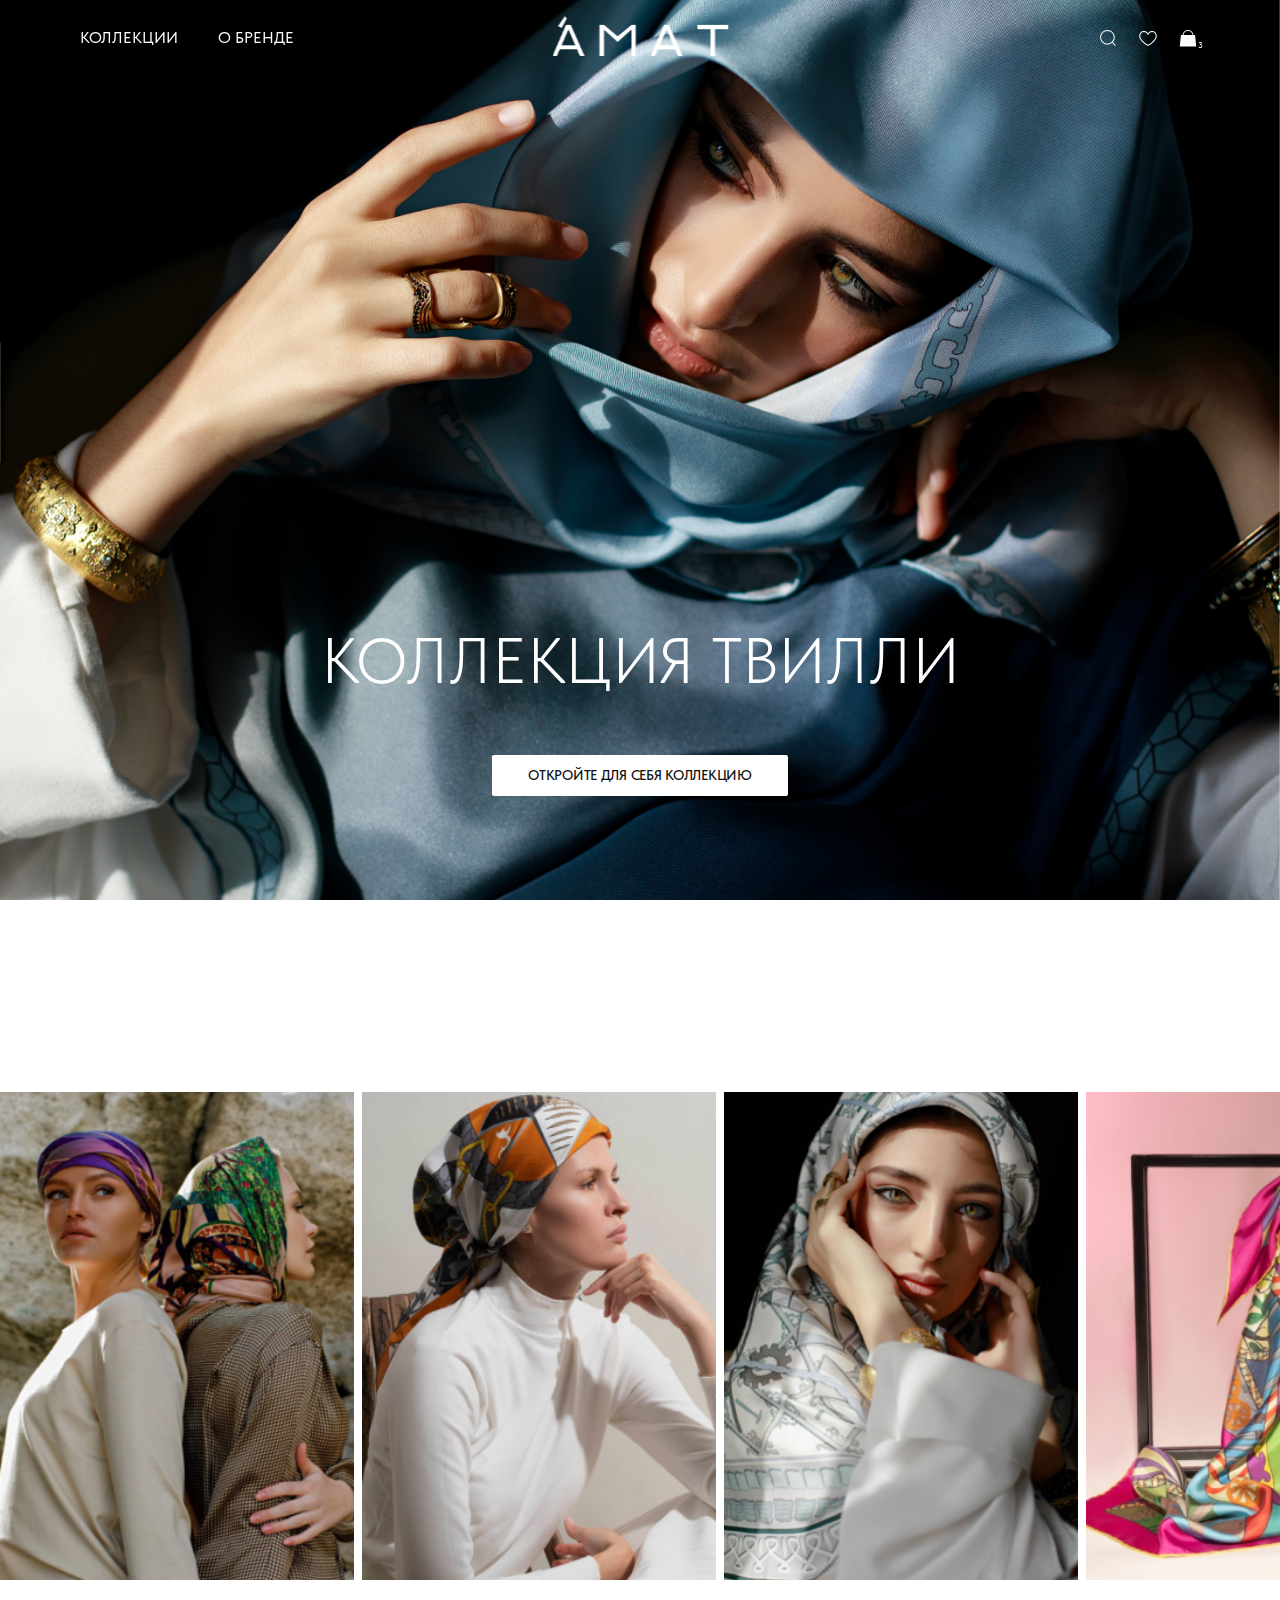
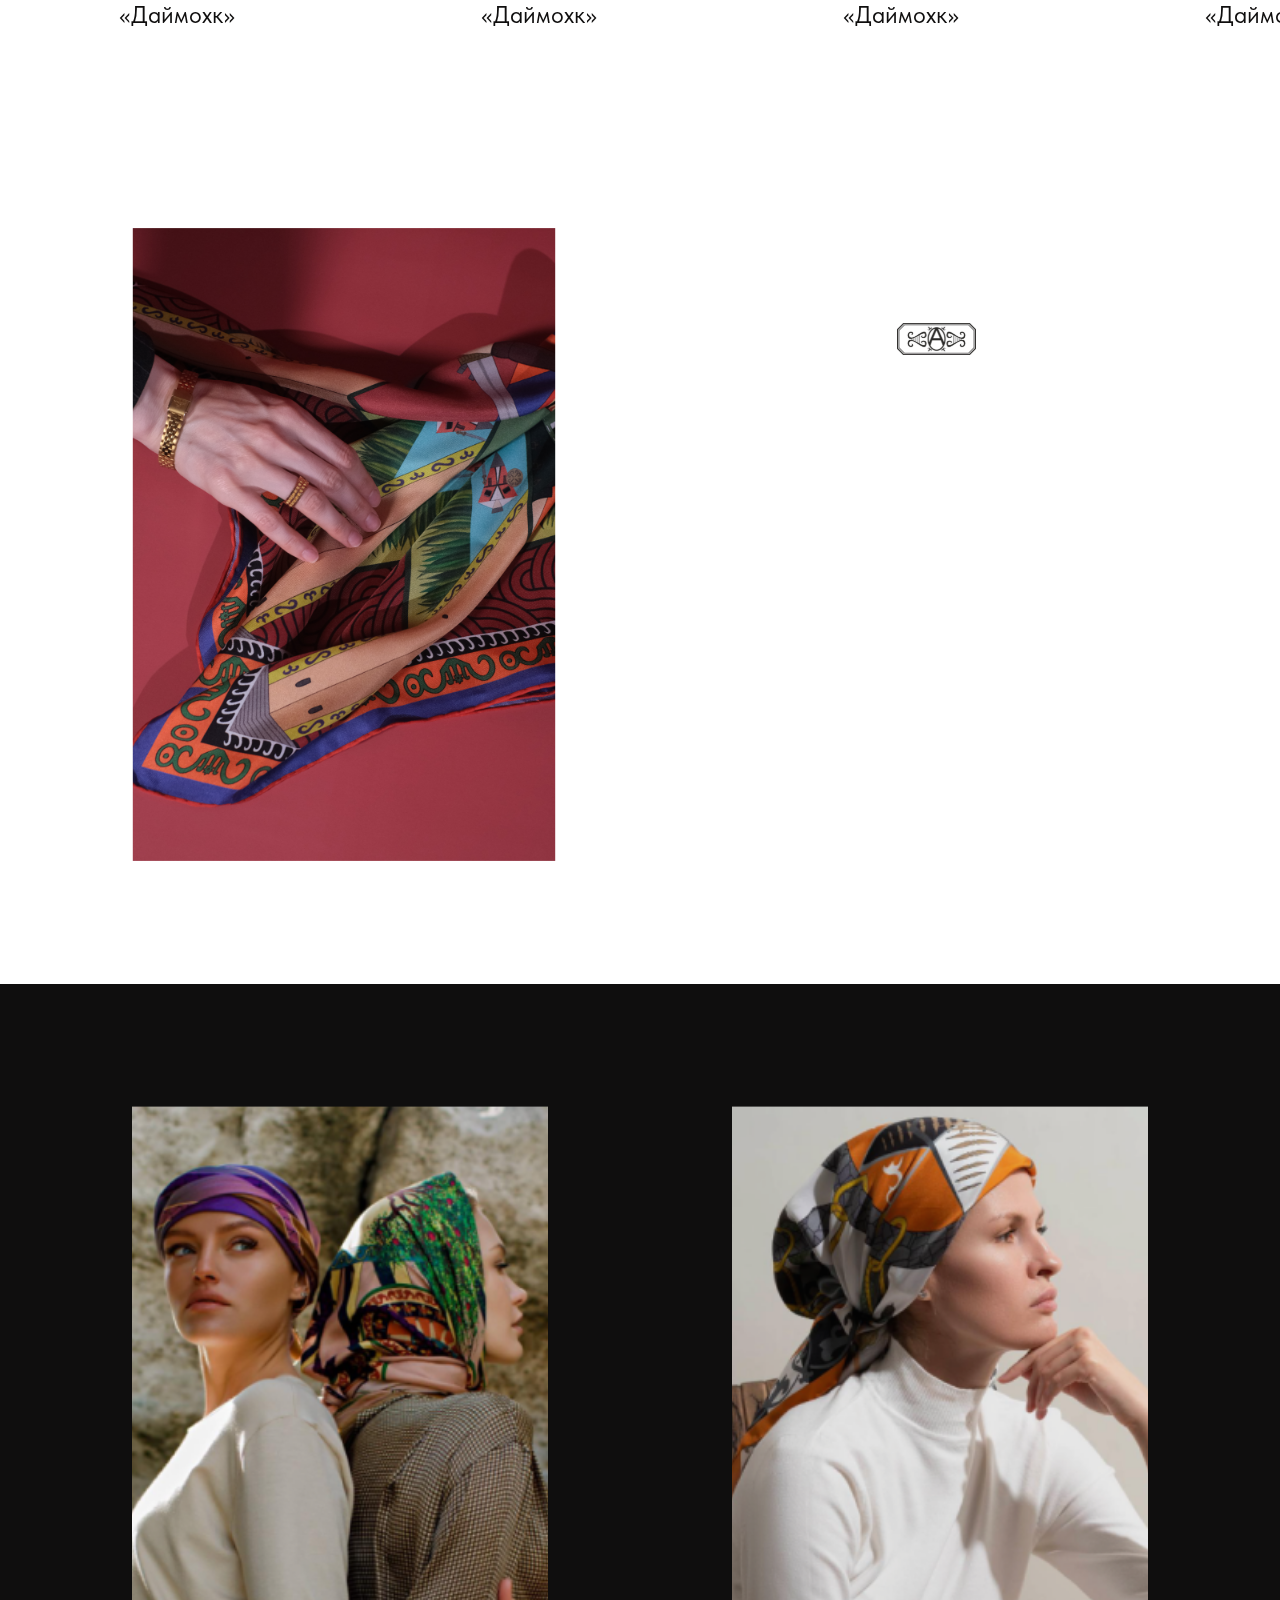
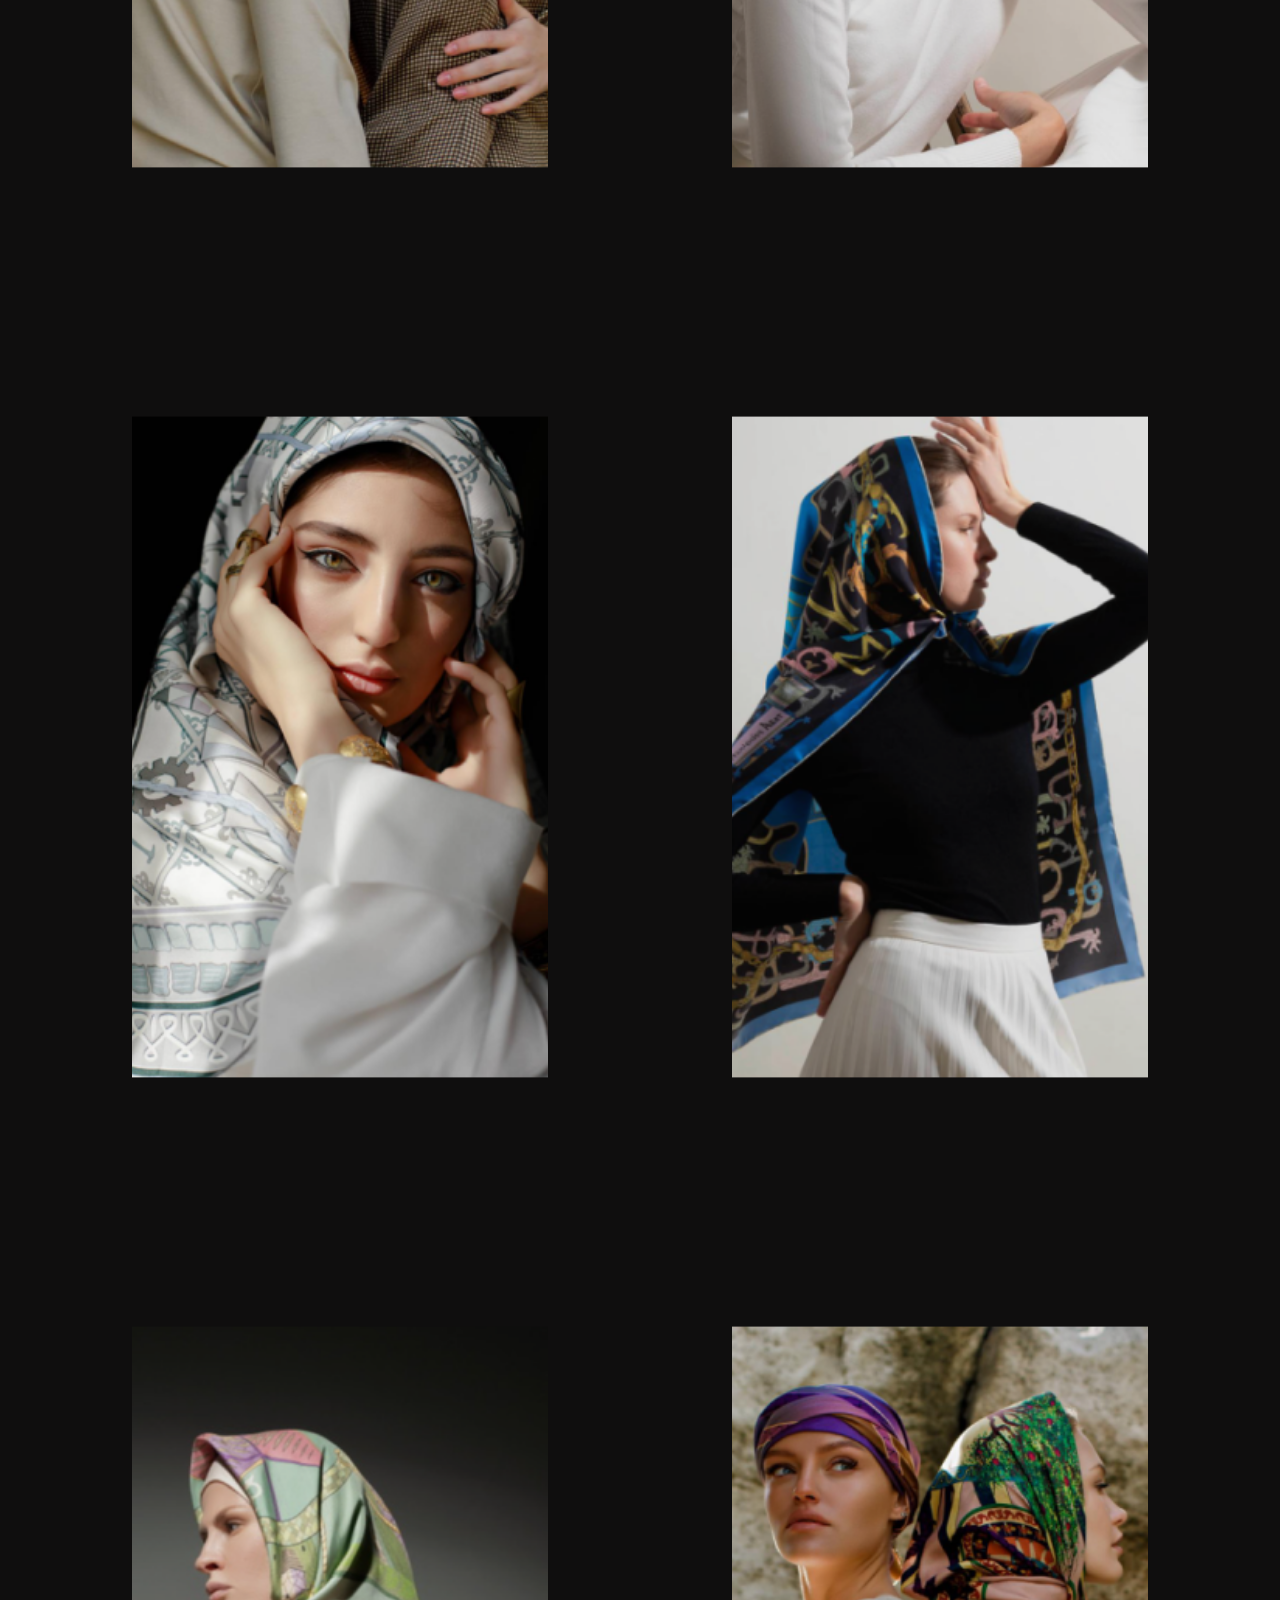
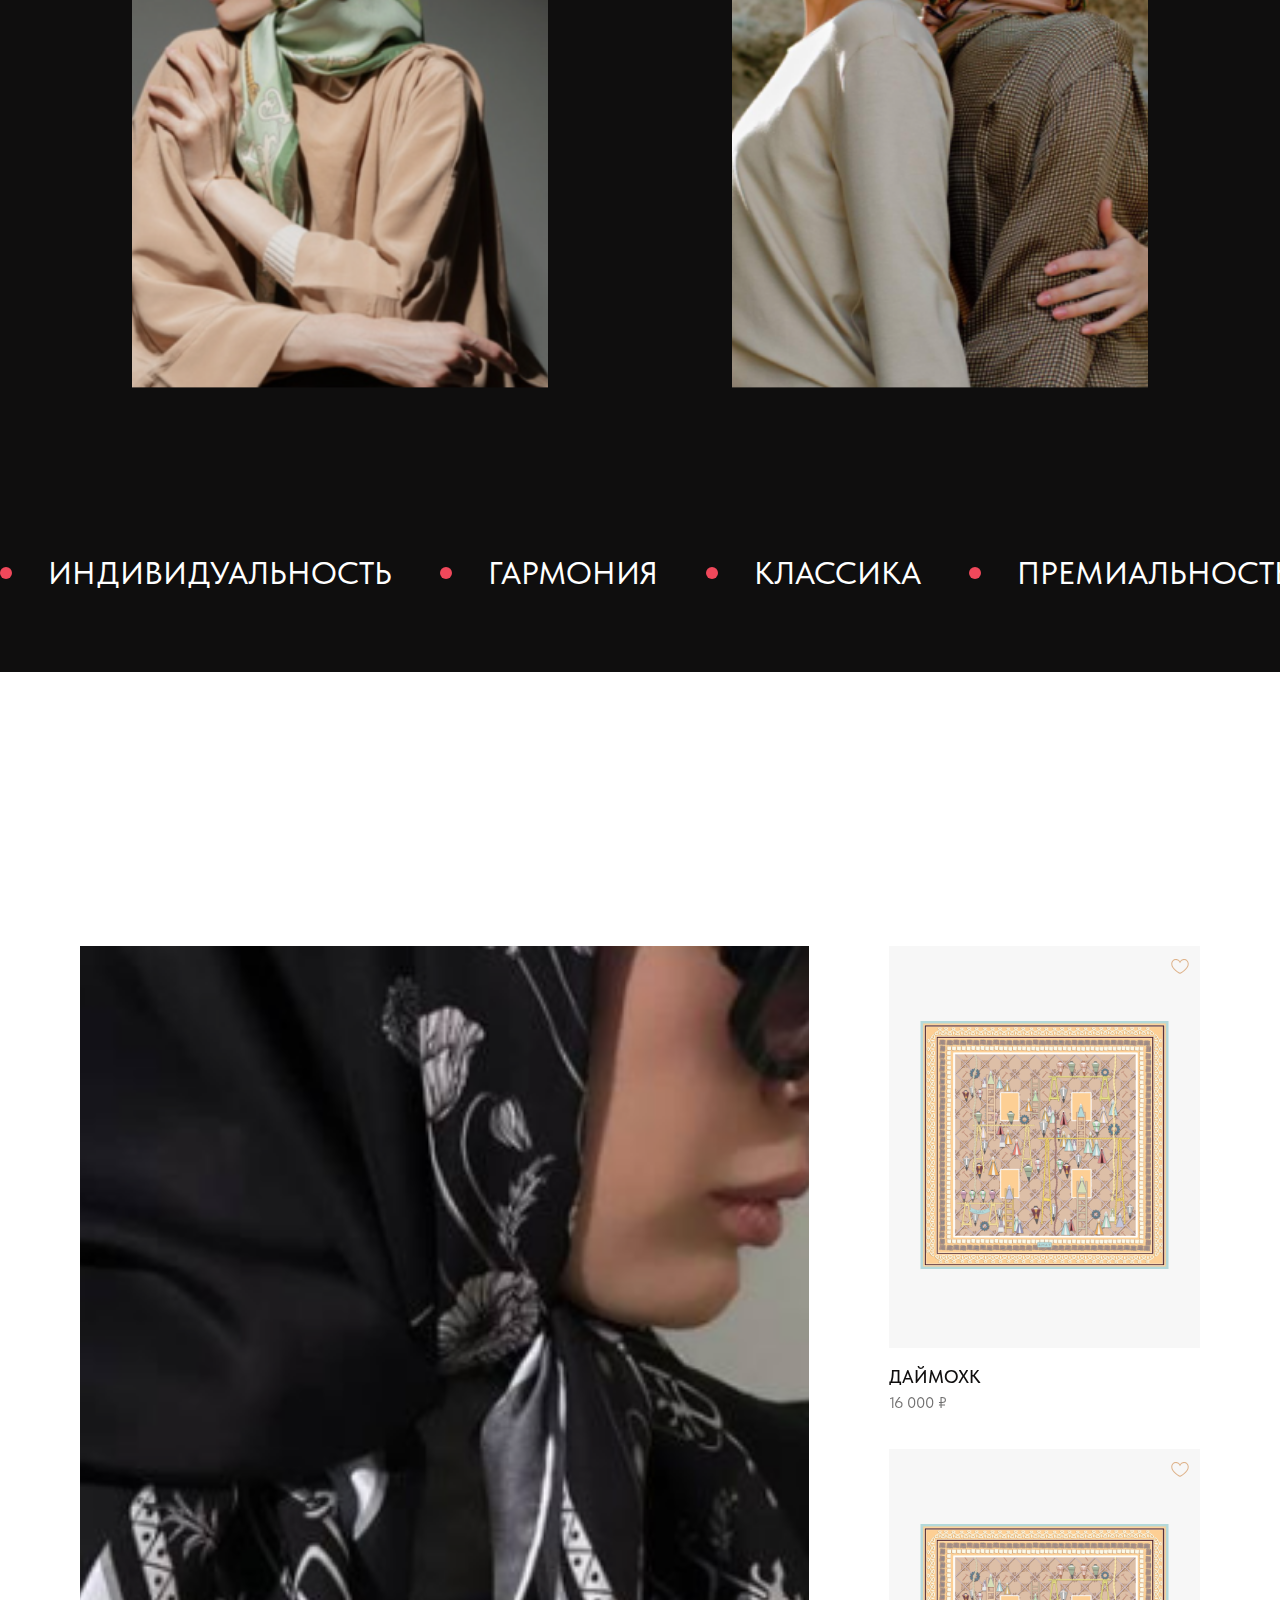
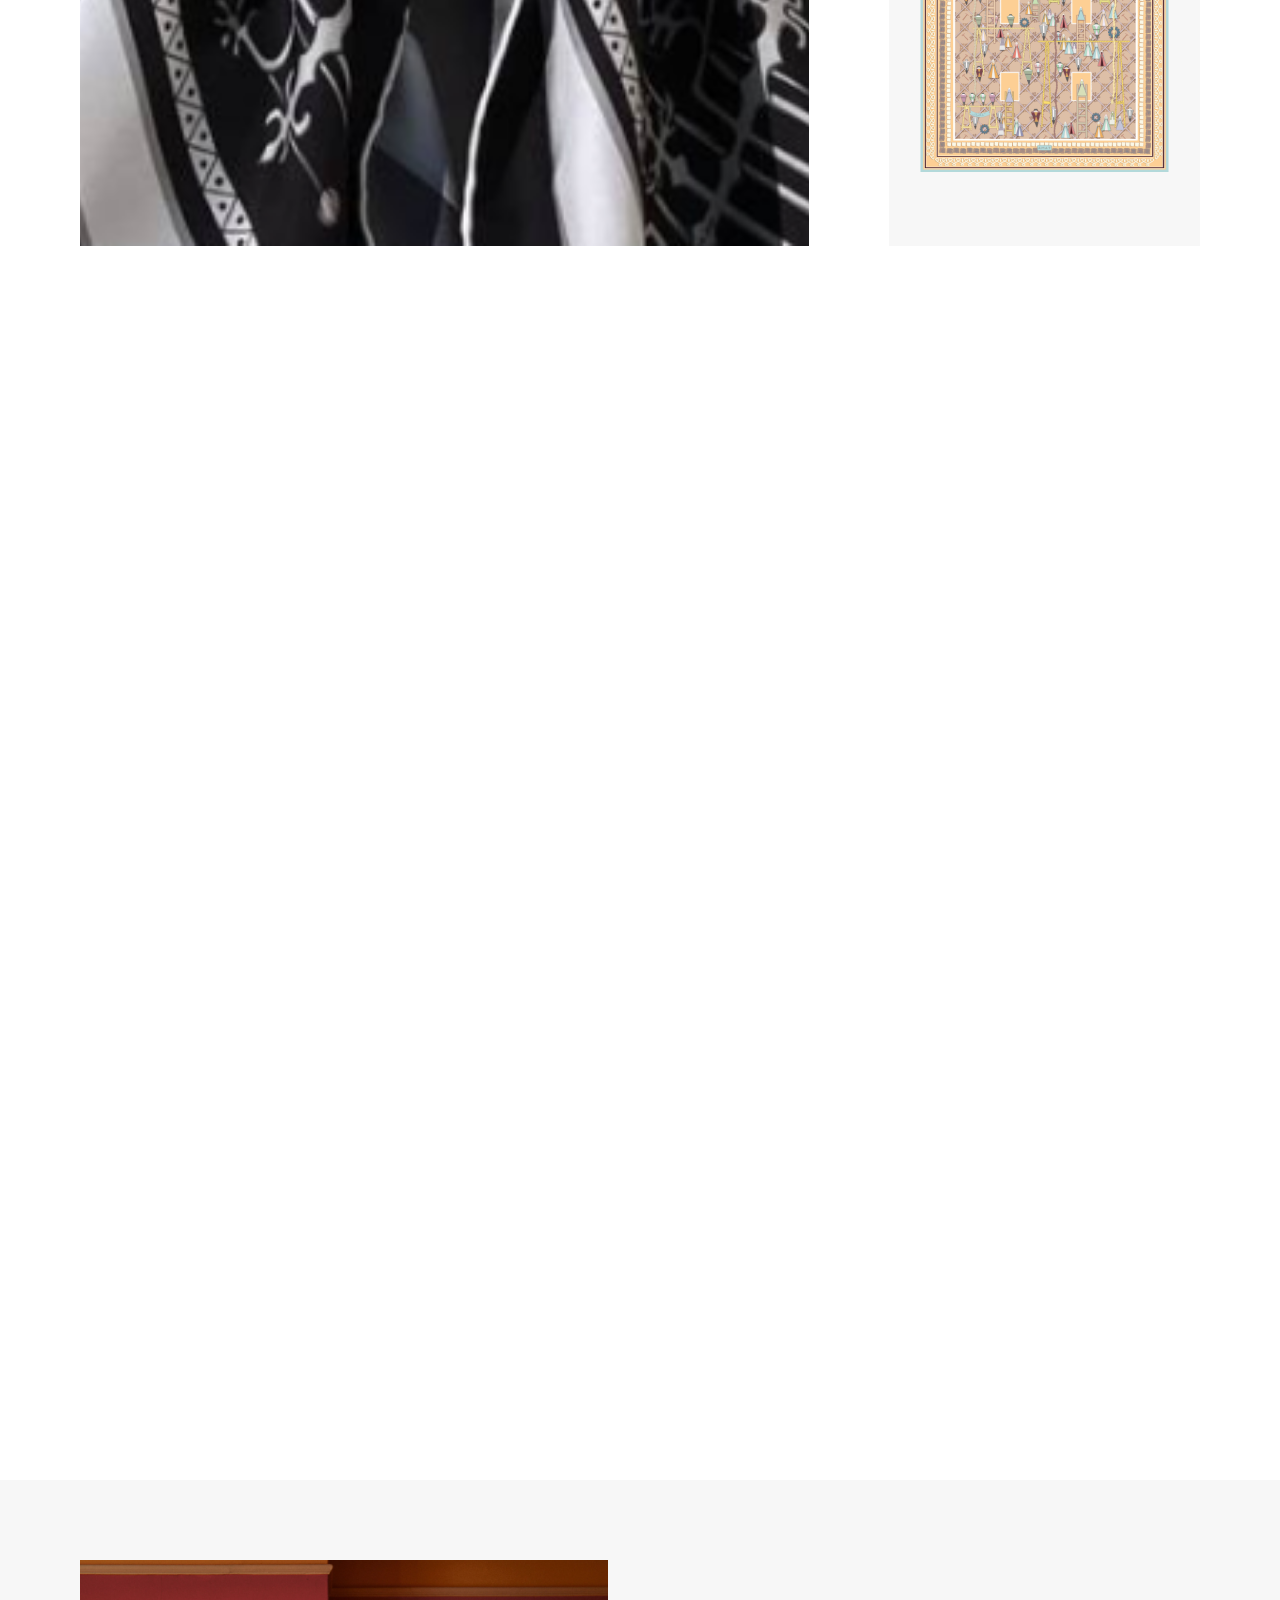
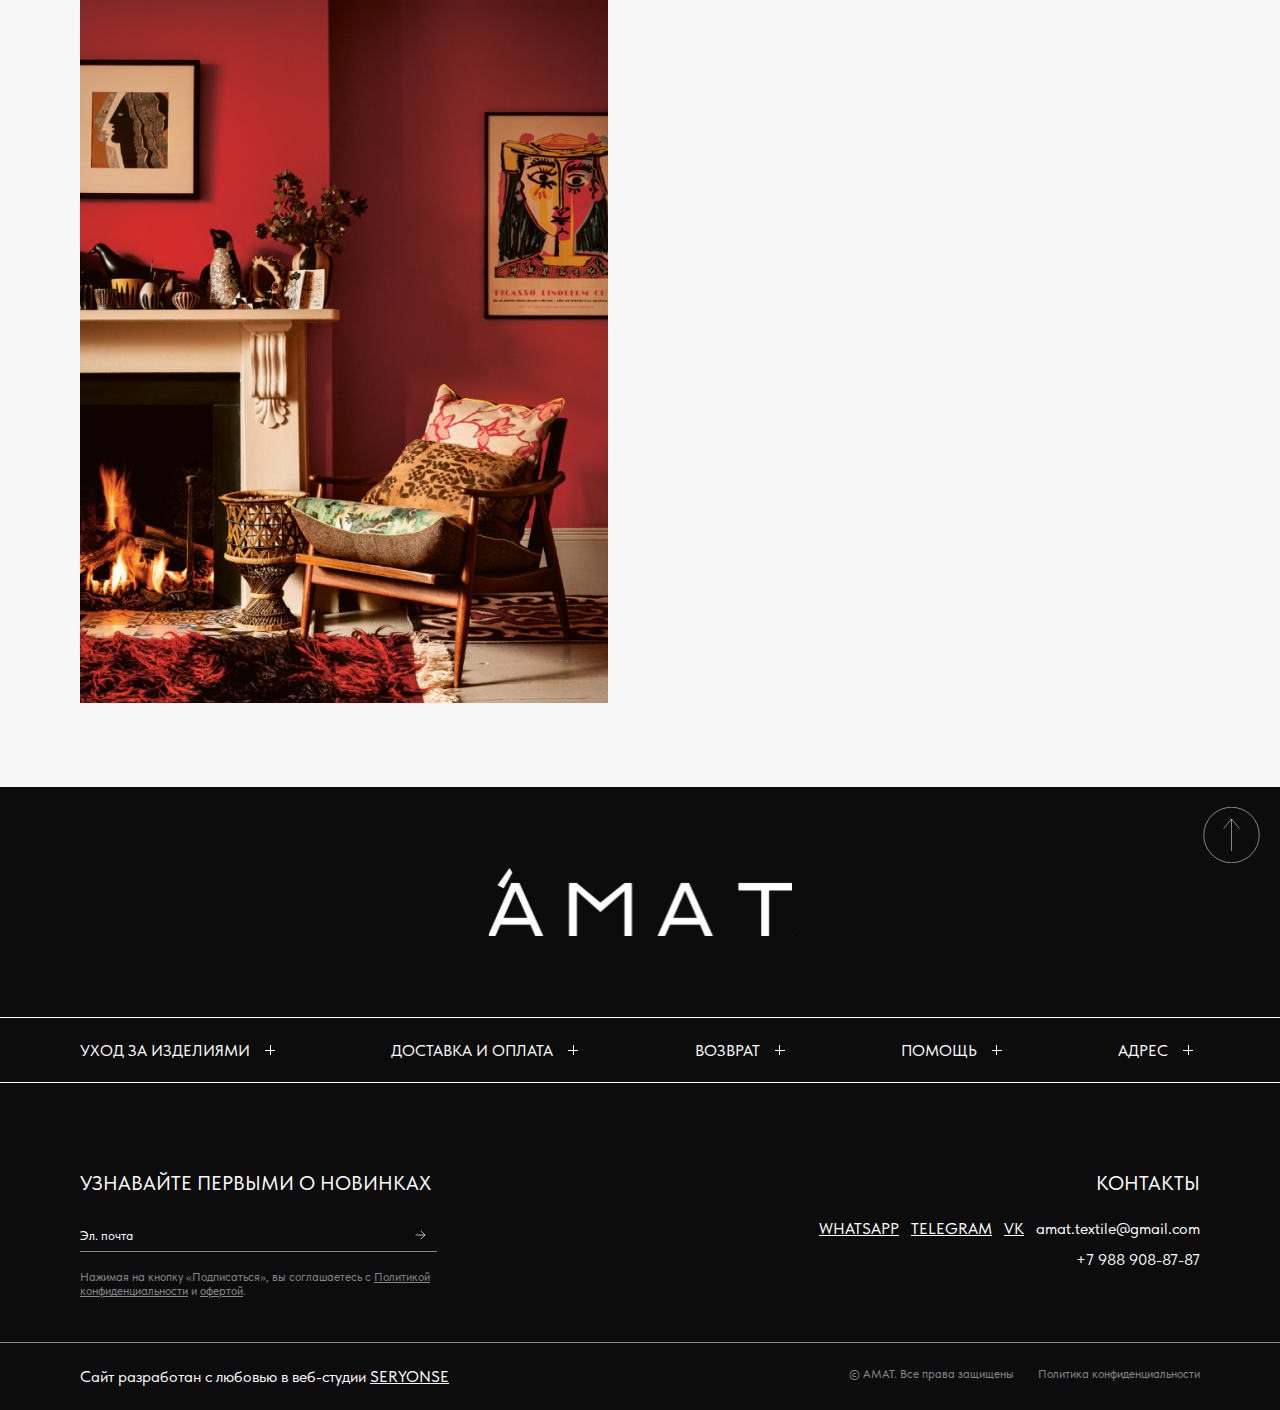
<file: index.html>
﻿<!DOCTYPE html>

<html lang="ru" xmlns="http://www.w3.org/1999/xhtml">
  <head>
    <meta charset="utf-8" />
    <meta name="viewport" content="width=device-width, initial-scale=1" />
    <link rel="stylesheet" href="styles/style.css" />
    <link rel="stylesheet" href="fonts/font/stylesheet.css" />

    <link
      rel="stylesheet"
      href="https://cdn.jsdelivr.net/npm/swiper@11/swiper-bundle.min.css"
    />
    <script src="https://cdn.jsdelivr.net/npm/swiper@11/swiper-bundle.min.js"></script>

    <title>AMAT</title>
    <link type="image/x-icon" href="images/favicon.svg" rel="shortcut icon" />
  </head>
  <body>
    <header class="main-header home">
      <div class="main-header__wrapper">
        <nav class="main-nav">
          <ul class="main-nav__items flex-child">
            <li class="main-nav__item main-nav__item--collections">
              <span> Коллекции </span>
            </li>
            <li class="main-nav__item" id="brand">
              <a href="aboutus.html"> О бренде </a>
            </li>
          </ul>
          <div class="logo-container">
            <a href="index.html">
              <img
                src="images/svg/logo-white.svg"
                alt="logo"
                class="logo-white"
                id="logo"
              />
              <img
                src="images/svg/logo-black.svg"
                alt="logo"
                class="logo-black"
                id="logo-white"
              />
            </a>
          </div>
          <ul class="main-nav__items flex-child">
            <li class="main-nav__item main-nav__item--icon icon-search">
              <span class="icon icon--black">
                <img
                  class="black icon--default"
                  src="images/svg/search-black.svg"
                />
              </span>
              <span class="icon icon--white">
                <img
                  class="white icon--default"
                  src="images/svg/search-white.svg"
                />
              </span>
              <span class="icon icon--gold">
                <img
                  class="gold icon--default"
                  src="images/svg/search-gold.svg"
                />
                <span class="icon-text">Поиск</span>
              </span>
            </li>
            <li class="main-nav__item main-nav__item--icon icon-favor">
              <span class="icon icon--black">
                <img
                  class="black icon--default"
                  src="images/svg/favor-black.svg"
                />
              </span>
              <span class="icon icon--white">
                <img
                  class="white icon--default"
                  src="images/svg/favor-white.svg"
                />
              </span>
              <span class="icon icon--gold">
                <img
                  class="gold icon--default"
                  src="images/svg/favor-gold.svg"
                />
                <span class="icon-text">Избранное</span>
              </span>
            </li>
            <li class="main-nav__item main-nav__item--icon icon-bag is--active">
              <span class="icon icon--black">
                <img
                  class="black icon--default"
                  src="images/svg/bag-black.svg"
                />
                <img
                  class="black icon--active"
                  src="images/svg/bag-black-active.svg"
                />
              </span>
              <span class="icon icon--white">
                <img
                  class="white icon--default"
                  src="images/svg/bag-white.svg"
                />
                <img
                  class="white icon--active"
                  src="images/svg/bag-white-active.svg"
                />
              </span>
              <span class="icon icon--gold">
                <img class="gold icon--default" src="images/svg/bag-gold.svg" />
                <span class="icon-text">Корзина</span>
              </span>
              <span class="quantity">3</span>
            </li>
            <li class="main-nav__item main-nav__item--mobile">
              <div class="hamburger">
                <span></span>
                <span></span>
                <span></span>
              </div>
            </li>
          </ul>
        </nav>
        <div class="mobile-menu">
          <nav class="mobile-nav">
            <div class="search-container">
              <form>
                <img src="images/svg/search-in.svg" class="search-in" />
                <input
                  type="text"
                  name="text"
                  class="search"
                  placeholder="Тип изделия, название..."
                />
              </form>
            </div>
            <ul class="mobile-nav__items">
              <li class="mobile-nav__item mobile-nav__item--collection">
                <span
                  >Коллекции
                  <img src="images/svg/arrow-bottom-black.svg" alt=""
                /></span>
                <div class="mobile-nav__item--submenu">
                  <ul class="collections-list">
                    <li class="collections-list__item">
                      <a href="category.html#theme-scarves"
                        >Тематические платки</a
                      >
                    </li>
                    <li class="collections-list__item">
                      <a href="category.html#base-scarves">Базовые платки</a>
                    </li>
                    <li class="collections-list__item"><a href="">Шали</a></li>
                    <li class="collections-list__item">
                      <a href="category.html#gradients">Градиенты</a>
                    </li>
                    <li class="collections-list__item">
                      <a href="category.html#twills">Твилли</a>
                    </li>
                    <li class="collections-list__item">
                      <a href="category.html#scarfs">Шарфы</a>
                    </li>
                  </ul>
                </div>
              </li>
              <li class="mobile-nav__item">
                <a href="aboutus.html">О нас</a>
              </li>
              <li class="mobile-nav__item">
                <a id="product-care-btn">Уход за изделиями</a>
              </li>
            </ul>
            <ul class="mobile-nav__items--bottom">
              <li class="mobile-nav__item">
                <p id="open-favorite-btn">Избранное</p>
                <img src="images/png/mobile-favor.png" />
              </li>
              <li class="mobile-nav__item">
                <p id="open-address">Адрес</p>
              </li>
              <li class="mobile-nav__item">
                <p id="faq">Помощь</p>
              </li>
              <li class="mobile-nav__item">
                <p id="open-contacts-btn">Контакты</p>
              </li>
            </ul>
          </nav>
        </div>
        <div class="submenu">
          <div class="submenu-wrapper">
            <ul class="collections-list">
              <li class="collections-list__item">
                <a href="category.html#theme-scarves">
                  <img src="images/png/title1.png" alt="" />
                  <h3>Тематические платки</h3>
                </a>
              </li>
              <li class="collections-list__item">
                <a href="category.html#base-scarves">
                  <img src="images/png/title2.png" alt="" />
                  <h3>базовые платки</h3>
                </a>
              </li>
              <li class="collections-list__item">
                <a href="category.html#shawls">
                  <img src="images/png/title3.png" alt="" />
                  <h3>шали</h3>
                </a>
              </li>
              <li class="collections-list__item">
                <a href="category.html#gradients">
                  <img src="images/png/title4.png" alt="" />
                  <h3>градиенты</h3>
                </a>
              </li>
              <li class="collections-list__item">
                <a href="category.html#twills">
                  <img src="images/png/title1.png" alt="" />
                  <h3>твилли</h3>
                </a>
              </li>
              <li class="collections-list__item">
                <a href="category.html#scarfs">
                  <img src="images/png/title2.png" alt="" />
                  <h3>шарфы</h3>
                </a>
              </li>
            </ul>
            <a href="category.html">
              <button class="submenu-button button">
                Посмотреть все коллекции
                <span class="arrow">
                  <img
                    class="black"
                    src="images/svg/arrow-right-black-button.svg"
                    alt=""
                  />
                  <img
                    class="gold"
                    src="images/svg/arrow-right-gold-button.svg"
                    alt=""
                  />
                </span>
              </button>
            </a>
          </div>
        </div>
      </div>
    </header>

    <main class="home-page">
      <section class="home-video">
        <div class="home-video__container">
          <div class="video"></div>
        </div>
        <div class="home-video__description">
          <h1 class="title">Коллекция твилли</h1>
          <a href="category.html" class="button">
            Откройте для себя коллекцию
          </a>
        </div>
      </section>

      <section class="favorite-shawls animated-section">
        <h2 class="sections-title transform-text__animated">
          Избранные платки
        </h2>
        <div class="favorite-shawls__list">
          <div class="swiper">
            <div class="swiper-wrapper">
              <div class="swiper-slide">
                <a href="product.html">
                  <div class="favorite-shawls__item">
                    <img src="images/png/carousel-middle.png" alt="" />
                    <div class="description">
                      <p>«Даймохк»</p>
                      <a class="border-animation" href="product.html"
                        >Смотреть</a
                      >
                    </div>
                  </div>
                </a>
              </div>
              <div class="swiper-slide">
                <a href="product.html">
                  <div class="favorite-shawls__item">
                    <img src="images/png/title1.png" alt="" />
                    <div class="description">
                      <p>«Даймохк»</p>
                      <a class="border-animation" href="product.html"
                        >Смотреть</a
                      >
                    </div>
                  </div>
                </a>
              </div>

              <div class="swiper-slide">
                <a href="product.html">
                  <div class="favorite-shawls__item">
                    <img src="images/png/title2.png" alt="" />
                    <div class="description">
                      <p>«Даймохк»</p>
                      <a class="border-animation" href="product.html"
                        >Смотреть</a
                      >
                    </div>
                  </div>
                </a>
              </div>
              <div class="swiper-slide">
                <a href="product.html">
                  <div class="favorite-shawls__item">
                    <img src="images/png/title3.png" alt="" />
                    <div class="description">
                      <p>«Даймохк»</p>
                      <a class="border-animation" href="product.html"
                        >Смотреть</a
                      >
                    </div>
                  </div>
                </a>
              </div>

              <div class="swiper-slide">
                <a href="product.html">
                  <div class="favorite-shawls__item">
                    <img src="images/png/carousel-middle.png" alt="" />
                    <div class="description">
                      <p>«Даймохк»</p>
                      <a class="border-animation" href="product.html"
                        >Смотреть</a
                      >
                    </div>
                  </div>
                </a>
              </div>
              <div class="swiper-slide">
                <a href="product.html">
                  <div class="favorite-shawls__item">
                    <img src="images/png/title4.png" alt="" />
                    <div class="description">
                      <p>«Даймохк»</p>
                      <a class="border-animation" href="product.html"
                        >Смотреть</a
                      >
                    </div>
                  </div>
                </a>
              </div>

              <div class="swiper-slide">
                <a href="product.html">
                  <div class="favorite-shawls__item">
                    <img src="images/png/title5.png" alt="" />
                    <div class="description">
                      <p>«Даймохк»</p>
                      <a class="border-animation" href="product.html"
                        >Смотреть</a
                      >
                    </div>
                  </div>
                </a>
              </div>
              <div class="swiper-slide">
                <a href="product.html">
                  <div class="favorite-shawls__item">
                    <img src="images/png/title1.png" alt="" />
                    <div class="description">
                      <p>«Даймохк»</p>
                      <a class="border-animation" href="product.html"
                        >Смотреть</a
                      >
                    </div>
                  </div>
                </a>
              </div>
            </div>
            <div class="swiper-pagination"></div>
          </div>
        </div>
      </section>

      <section class="amat-history">
        <div class="amat-history__wrapper">
          <div class="amat-history__photo animated-section">
            <img class="block__animated" src="images/png/amat-history.png" />
          </div>
          <div class="amat-history__description animated-section">
            <div class="amat-history__logo">
              <img src="images/svg/logo-pic.svg" />
            </div>
            <h2 class="sections-title transform-text__animated">
              Философия бренда Амат
            </h2>
            <p class="amat-history__info transform-text__animated">
              «АМАТ» — это не просто коллекция шёлковых аксессуаров премиального
              качества, но и отражение внутреннего мира художника. Автор создаёт
              образы, которые навеяны чувством любви к родине, матери, природе —
              ко всему прекрасному.
            </p>
            <a
              class="amat-history__link transform-text__animated border-animation"
              href="aboutus.html"
            >
              Узнать больше о нас
            </a>
          </div>
        </div>
      </section>

      <section class="collections">
        <div class="collections-wrapper">
          <div class="collections-list">
            <div class="collections-list__item animated-section">
              <a href="category.html#theme-scarves">
                <img
                  class="collections-img block__animated"
                  src="images/png/title1.png"
                  alt=""
                />
                <h3 class="sections-title transform-text__animated">
                  Тематические платки
                </h3>
              </a>
            </div>
            <div class="collections-list__item animated-section">
              <a href="category.html#base-scarves">
                <img
                  class="collections-img block__animated"
                  src="images/png/title2.png"
                  alt=""
                />
                <h3 class="sections-title transform-text__animated">
                  Базовые платки
                </h3>
              </a>
            </div>
            <div class="collections-list__item animated-section">
              <a href="category.html#shawls">
                <img
                  class="collections-img block__animated"
                  src="images/png/title3.png"
                  alt=""
                />
                <h3 class="sections-title transform-text__animated">Шали</h3>
              </a>
            </div>
            <div class="collections-list__item animated-section">
              <a href="category.html#gradients">
                <img
                  class="collections-img block__animated"
                  src="images/png/title4.png"
                  alt=""
                />
                <h3 class="sections-title transform-text__animated">
                  Градиенты
                </h3>
              </a>
            </div>
            <div class="collections-list__item animated-section">
              <a href="category.html#twills">
                <img
                  class="collections-img block__animated"
                  src="images/png/title5.png"
                  alt=""
                />
                <h3 class="sections-title transform-text__animated">Твилли</h3>
              </a>
            </div>
            <div class="collections-list__item animated-section">
              <a href="category.html#scarfs">
                <img
                  class="collections-img block__animated"
                  src="images/png/title1.png"
                  alt=""
                />
                <h3 class="sections-title transform-text__animated">Шарфы</h3>
              </a>
            </div>
          </div>
        </div>
        <div class="collections-ticker ticker">
          <div class="ticker__wrapper">
            <div class="ticker__item">
              <span>индивидуальность</span>
              <span>гармония</span>
              <span>классика</span>
              <span>премиальность</span>
              <span>искусство</span>
            </div>
            <div class="ticker__item">
              <span>индивидуальность</span>
              <span>гармония</span>
              <span>классика</span>
              <span>премиальность</span>
              <span>искусство</span>
            </div>
          </div>
        </div>
      </section>

      <section class="about-amat amat-video">
        <header class="about-amat__description animated-section">
          <h3 class="sections-title transform-text__animated">
            элегантный стиль с амат
          </h3>
          <p class="about-amat__info transform-text__animated">
            Стилист Aurea Donna рассказывает о модных трендах 2023
          </p>
        </header>
        <div class="about-amat__media">
          <div class="video"><img src="images/png/style.png" alt="" /></div>
          <div class="swiper">
            <div class="swiper-wrapper">
              <div class="swiper-slide">
                <a href="product.html" class="category__product">
                  <div class="category__photo-container">
                    <div class="favorite-icon-wrap">
                      <img
                        src="images/svg/favor-gold-empty.svg"
                        alt="Добавить в избранное"
                      />
                      <img
                        src="images/svg/favor-gold.svg"
                        alt="Добавить в избранное"
                      />
                    </div>
                    <img
                      src="images/png/scarves.png"
                      class="category__photo"
                      alt="Фото Коллекции"
                    />
                  </div>
                  <h5 class="category__product-title">Даймохк</h5>
                  <p class="category__product-price">16 000 ₽</p>
                </a>
              </div>
              <div class="swiper-slide">
                <a href="product.html" class="category__product">
                  <div class="category__photo-container">
                    <div class="favorite-icon-wrap">
                      <img
                        src="images/svg/favor-gold-empty.svg"
                        alt="Добавить в избранное"
                      />
                      <img
                        src="images/svg/favor-gold.svg"
                        alt="Добавить в избранное"
                      />
                    </div>
                    <img
                      src="images/png/scarves.png"
                      class="category__photo"
                      alt="Фото Коллекции"
                    />
                  </div>
                  <h5 class="category__product-title">Даймохк</h5>
                  <p class="category__product-price">16 000 ₽</p>
                </a>
              </div>
              <div class="swiper-slide">
                <a href="product.html" class="category__product">
                  <div class="category__photo-container">
                    <div class="favorite-icon-wrap">
                      <img
                        src="images/svg/favor-gold-empty.svg"
                        alt="Добавить в избранное"
                      />
                      <img
                        src="images/svg/favor-gold.svg"
                        alt="Добавить в избранное"
                      />
                    </div>
                    <img
                      src="images/png/scarves.png"
                      class="category__photo"
                      alt="Фото Коллекции"
                    />
                  </div>
                  <h5 class="category__product-title">Даймохк</h5>
                  <p class="category__product-price">16 000 ₽</p>
                </a>
              </div>
              <div class="swiper-slide">
                <a href="product.html" class="category__product">
                  <div class="category__photo-container">
                    <div class="favorite-icon-wrap">
                      <img
                        src="images/svg/favor-gold-empty.svg"
                        alt="Добавить в избранное"
                      />
                      <img
                        src="images/svg/favor-gold.svg"
                        alt="Добавить в избранное"
                      />
                    </div>
                    <img
                      src="images/png/scarves.png"
                      class="category__photo"
                      alt="Фото Коллекции"
                    />
                  </div>
                  <h5 class="category__product-title">Даймохк</h5>
                  <p class="category__product-price">16 000 ₽</p>
                </a>
              </div>
              <div class="swiper-slide">
                <a href="product.html" class="category__product">
                  <div class="category__photo-container">
                    <div class="favorite-icon-wrap">
                      <img
                        src="images/svg/favor-gold-empty.svg"
                        alt="Добавить в избранное"
                      />
                      <img
                        src="images/svg/favor-gold.svg"
                        alt="Добавить в избранное"
                      />
                    </div>
                    <img
                      src="images/png/scarves.png"
                      class="category__photo"
                      alt="Фото Коллекции"
                    />
                  </div>
                  <h5 class="category__product-title">Даймохк</h5>
                  <p class="category__product-price">16 000 ₽</p>
                </a>
              </div>
              <div class="swiper-slide">
                <a href="product.html" class="category__product">
                  <div class="category__photo-container">
                    <div class="favorite-icon-wrap">
                      <img
                        src="images/svg/favor-gold-empty.svg"
                        alt="Добавить в избранное"
                      />
                      <img
                        src="images/svg/favor-gold.svg"
                        alt="Добавить в избранное"
                      />
                    </div>
                    <img
                      src="images/png/scarves.png"
                      class="category__photo"
                      alt="Фото Коллекции"
                    />
                  </div>
                  <h5 class="category__product-title">Даймохк</h5>
                  <p class="category__product-price">16 000 ₽</p>
                </a>
              </div>
              <div class="swiper-slide">
                <a href="product.html" class="category__product">
                  <div class="category__photo-container">
                    <div class="favorite-icon-wrap">
                      <img
                        src="images/svg/favor-gold-empty.svg"
                        alt="Добавить в избранное"
                      />
                      <img
                        src="images/svg/favor-gold.svg"
                        alt="Добавить в избранное"
                      />
                    </div>
                    <img
                      src="images/png/scarves.png"
                      class="category__photo"
                      alt="Фото Коллекции"
                    />
                  </div>
                  <h5 class="category__product-title">Даймохк</h5>
                  <p class="category__product-price">16 000 ₽</p>
                </a>
              </div>
              <div class="swiper-slide">
                <a href="product.html" class="category__product">
                  <div class="category__photo-container">
                    <div class="favorite-icon-wrap">
                      <img
                        src="images/svg/favor-gold-empty.svg"
                        alt="Добавить в избранное"
                      />
                      <img
                        src="images/svg/favor-gold.svg"
                        alt="Добавить в избранное"
                      />
                    </div>
                    <img
                      src="images/png/scarves.png"
                      class="category__photo"
                      alt="Фото Коллекции"
                    />
                  </div>
                  <h5 class="category__product-title">Даймохк</h5>
                  <p class="category__product-price">16 000 ₽</p>
                </a>
              </div>
              <div class="swiper-slide">
                <a href="product.html" class="category__product">
                  <div class="category__photo-container">
                    <div class="favorite-icon-wrap">
                      <img
                        src="images/svg/favor-gold-empty.svg"
                        alt="Добавить в избранное"
                      />
                      <img
                        src="images/svg/favor-gold.svg"
                        alt="Добавить в избранное"
                      />
                    </div>
                    <img
                      src="images/png/scarves.png"
                      class="category__photo"
                      alt="Фото Коллекции"
                    />
                  </div>
                  <h5 class="category__product-title">Даймохк</h5>
                  <p class="category__product-price">16 000 ₽</p>
                </a>
              </div>
              <div class="swiper-slide">
                <a href="product.html" class="category__product">
                  <div class="category__photo-container">
                    <div class="favorite-icon-wrap">
                      <img
                        src="images/svg/favor-gold-empty.svg"
                        alt="Добавить в избранное"
                      />
                      <img
                        src="images/svg/favor-gold.svg"
                        alt="Добавить в избранное"
                      />
                    </div>
                    <img
                      src="images/png/scarves.png"
                      class="category__photo"
                      alt="Фото Коллекции"
                    />
                  </div>
                  <h5 class="category__product-title">Даймохк</h5>
                  <p class="category__product-price">16 000 ₽</p>
                </a>
              </div>
              <div class="swiper-slide">
                <a href="product.html" class="category__product">
                  <div class="category__photo-container">
                    <div class="favorite-icon-wrap">
                      <img
                        src="images/svg/favor-gold-empty.svg"
                        alt="Добавить в избранное"
                      />
                      <img
                        src="images/svg/favor-gold.svg"
                        alt="Добавить в избранное"
                      />
                    </div>
                    <img
                      src="images/png/scarves.png"
                      class="category__photo"
                      alt="Фото Коллекции"
                    />
                  </div>
                  <h5 class="category__product-title">Даймохк</h5>
                  <p class="category__product-price">16 000 ₽</p>
                </a>
              </div>
              <div class="swiper-slide">
                <a href="product.html" class="category__product">
                  <div class="category__photo-container">
                    <div class="favorite-icon-wrap">
                      <img
                        src="images/svg/favor-gold-empty.svg"
                        alt="Добавить в избранное"
                      />
                      <img
                        src="images/svg/favor-gold.svg"
                        alt="Добавить в избранное"
                      />
                    </div>
                    <img
                      src="images/png/scarves.png"
                      class="category__photo"
                      alt="Фото Коллекции"
                    />
                  </div>
                  <h5 class="category__product-title">Даймохк</h5>
                  <p class="category__product-price">16 000 ₽</p>
                </a>
              </div>
            </div>
          </div>
        </div>
      </section>

      <section class="about-amat amat-gifts">
        <header class="about-amat__header animated-section">
          <h3 class="sections-title transform-text__animated">
            элегантный стиль с амат
          </h3>
        </header>
        <div class="about-amat__media">
          <iframe
            src="https://www.youtube.com/embed/zhX-utrMtBE?autoplay=1&loop=1&vq=hd1080&controls=0"
            title="YouTube video player"
            frameborder="0"
            allow="accelerometer; autoplay; clipboard-write; encrypted-media; gyroscope; picture-in-picture; web-share"
            allowfullscreen
          ></iframe>
        </div>
        <div class="about-amat__description animated-section">
          <h3 class="sections-title transform-text__animated">
            искусство дарить
          </h3>
          <p class="about-amat__info transform-text__animated">
            Подарок - это жест близости душ и чувства благодарности.Изделия
            бренда ÁMAT навсегда оставят в памяти и сердце обладателя подарка
            трепетные и теплые воспоминания о вас.
          </p>
          <a
            class="about-amat__link transform-text__animated border-animation"
            href="category.html"
          >
            выбрать подарок
          </a>
        </div>
      </section>

      <section class="about-amat amat-contacts">
        <header class="about-amat__header animated-section">
          <h3 class="sections-title transform-text__animated">
            Приобрести в бутике
          </h3>
        </header>
        <div class="about-amat__media">
          <img src="images/png/store.png" alt="" />
        </div>
        <div class="about-amat__description animated-section">
          <h3 class="sections-title transform-text__animated">
            Приобрести в бутике
          </h3>
          <p class="about-amat__info transform-text__animated">
            <span>12:00−21:00 ежедневно</span>
            Грозный, проспект А.А. Кадырова 40, ТЦ «Гранд парк», 1 этаж
          </p>
          <span
            class="about-amat__link transform-text__animated border-animation"
            id="map-link"
          >
            посмотреть на карте
          </span>
          <div class="about-amat__map">
            <iframe
              src="https://www.google.com/maps/embed?pb=!1m18!1m12!1m3!1d1152.1486041971975!2d45.69956996964888!3d43.30939049464909!2m3!1f0!2f0!3f0!3m2!1i1024!2i768!4f13.1!3m3!1m2!1s0x4051d3f76825b0bf%3A0xb4639001e07cfd29!2sGrand%20Park!5e0!3m2!1sru!2sru!4v1702750981293!5m2!1sru!2sru"
              width="100%"
              height="100%"
              style="border: 0"
              allowfullscreen=""
              loading="lazy"
              referrerpolicy="no-referrer-when-downgrade"
            ></iframe>
          </div>
        </div>
      </section>
    </main>
    <!-- Поиск, модальное окно -->
    <div class="modal modal-search" id="modal-search">
      <div class="modal-header">
        <h3 class="modal-header__title">Поиск</h3>
        <div class="modal-header__button">
          <span></span>
          <span></span>
        </div>
      </div>

      <div class="modal-content">
        <div class="modal-content__wrapper">
          <form class="modal-search__container">
            <input type="search" class="modal-search__input" value="" />
            <input type="text" class="modal-search__reset" value="Очистить" />
            <div class="modal-search__button-wrap modal-bottom">
              <div class="modal-search__button button button--white">Найти</div>
            </div>
          </form>

          <!--Этот блок для пустого окошка, показывает, какие запросы были сделаны ранее-->
          <div class="last-results">
            <p class="last-results__title">Вы искали:</p>
            <div class="last-results__item">
              <p>платок</p>
              <img
                src="images/svg/delete-last-item.svg"
                alt="Удалить элемент"
              />
              <div class="last-result__delete">
                <span></span>
                <span></span>
              </div>
            </div>
            <div class="last-results__item">
              <p>шаль</p>
              <img
                src="images/svg/delete-last-item.svg"
                alt="Удалить элемент"
              />
              <div class="last-result__delete">
                <span></span>
                <span></span>
              </div>
            </div>
          </div>

          <!--Блок, когда по запросу не найдено результатов-->
          <div class="modal-search__not-found">
            <p class="modal-search__not-found-text">
              Мы ничего не нашли по запросу "<span>владыа</span>"
            </p>
            <p class="modal-search__not-found-text">
              Попробуйте изменить запрос.
            </p>
            <h5 class="modal__heading">Вам может быть интересно</h5>
          </div>

          <!-- Строка показывает, сколько найдено товаров, далее товары-->
          <p class="modal-search__text">
            Найдено 13 товаров по запросу «платок»
          </p>

          <div class="modal-search__result">
            <div class="category-flex">
              <div class="category__product">
                <div class="category__photo-container">
                  <div class="favorite-icon-wrap">
                    <img
                      src="images/svg/favor-gold-empty.svg"
                      alt="Добавить в избранное"
                    />
                    <img
                      src="images/svg/favor-gold.svg"
                      alt="Добавить в избранное"
                    />
                  </div>
                  <img
                    src="images/png/scarves.png"
                    class="category__photo"
                    alt="Фото Коллекции"
                  />
                  <div class="category-product__swiper swiper">
                    <div class="swiper-wrapper">
                      <div class="swiper-slide">
                        <img
                          src="images/png/title1.png"
                          class="category__photo"
                          alt="Фото Коллекции"
                        />
                      </div>
                      <div class="swiper-slide">
                        <img
                          src="images/png/title2.png"
                          class="category__photo"
                          alt="Фото Коллекции"
                        />
                      </div>
                      <div class="swiper-slide">
                        <img
                          src="images/png/title3.png"
                          class="category__photo"
                          alt="Фото Коллекции"
                        />
                      </div>
                    </div>
                    <div class="swiper-button-prev">
                      <img
                        src="images/svg/arrow-left-category-swiper.svg"
                        alt=""
                      />
                    </div>
                    <div class="swiper-button-next">
                      <img
                        src="images/svg/arrow-right-category-swiper.svg"
                        alt=""
                      />
                    </div>
                  </div>
                </div>
                <a href="product.html">
                  <h5 class="category__product-title">Даймохк</h5>
                  <p class="category__product-price">16 000 ₽</p>
                </a>
              </div>
              <div class="category__product">
                <div class="category__photo-container">
                  <div class="favorite-icon-wrap">
                    <img
                      src="images/svg/favor-gold-empty.svg"
                      alt="Добавить в избранное"
                    />
                    <img
                      src="images/svg/favor-gold.svg"
                      alt="Добавить в избранное"
                    />
                  </div>
                  <img
                    src="images/png/scarves.png"
                    class="category__photo"
                    alt="Фото Коллекции"
                  />
                  <div class="category-product__swiper swiper">
                    <div class="swiper-wrapper">
                      <div class="swiper-slide">
                        <img
                          src="images/png/title1.png"
                          class="category__photo"
                          alt="Фото Коллекции"
                        />
                      </div>
                      <div class="swiper-slide">
                        <img
                          src="images/png/title2.png"
                          class="category__photo"
                          alt="Фото Коллекции"
                        />
                      </div>
                      <div class="swiper-slide">
                        <img
                          src="images/png/title3.png"
                          class="category__photo"
                          alt="Фото Коллекции"
                        />
                      </div>
                    </div>
                    <div class="swiper-button-prev">
                      <img
                        src="images/svg/arrow-left-category-swiper.svg"
                        alt=""
                      />
                    </div>
                    <div class="swiper-button-next">
                      <img
                        src="images/svg/arrow-right-category-swiper.svg"
                        alt=""
                      />
                    </div>
                  </div>
                </div>
                <a href="product.html">
                  <h5 class="category__product-title">Даймохк</h5>
                  <p class="category__product-price">16 000 ₽</p>
                </a>
              </div>
              <div class="category__product">
                <div class="category__photo-container">
                  <div class="favorite-icon-wrap">
                    <img
                      src="images/svg/favor-gold-empty.svg"
                      alt="Добавить в избранное"
                    />
                    <img
                      src="images/svg/favor-gold.svg"
                      alt="Добавить в избранное"
                    />
                  </div>
                  <img
                    src="images/png/scarves.png"
                    class="category__photo"
                    alt="Фото Коллекции"
                  />
                  <div class="category-product__swiper swiper">
                    <div class="swiper-wrapper">
                      <div class="swiper-slide">
                        <img
                          src="images/png/title1.png"
                          class="category__photo"
                          alt="Фото Коллекции"
                        />
                      </div>
                      <div class="swiper-slide">
                        <img
                          src="images/png/title2.png"
                          class="category__photo"
                          alt="Фото Коллекции"
                        />
                      </div>
                      <div class="swiper-slide">
                        <img
                          src="images/png/title3.png"
                          class="category__photo"
                          alt="Фото Коллекции"
                        />
                      </div>
                    </div>
                    <div class="swiper-button-prev">
                      <img
                        src="images/svg/arrow-left-category-swiper.svg"
                        alt=""
                      />
                    </div>
                    <div class="swiper-button-next">
                      <img
                        src="images/svg/arrow-right-category-swiper.svg"
                        alt=""
                      />
                    </div>
                  </div>
                </div>
                <a href="product.html">
                  <h5 class="category__product-title">Даймохк</h5>
                  <p class="category__product-price">16 000 ₽</p>
                </a>
              </div>
              <div class="category__product">
                <div class="category__photo-container">
                  <div class="favorite-icon-wrap">
                    <img
                      src="images/svg/favor-gold-empty.svg"
                      alt="Добавить в избранное"
                    />
                    <img
                      src="images/svg/favor-gold.svg"
                      alt="Добавить в избранное"
                    />
                  </div>
                  <img
                    src="images/png/scarves.png"
                    class="category__photo"
                    alt="Фото Коллекции"
                  />
                  <div class="category-product__swiper swiper">
                    <div class="swiper-wrapper">
                      <div class="swiper-slide">
                        <img
                          src="images/png/title1.png"
                          class="category__photo"
                          alt="Фото Коллекции"
                        />
                      </div>
                      <div class="swiper-slide">
                        <img
                          src="images/png/title2.png"
                          class="category__photo"
                          alt="Фото Коллекции"
                        />
                      </div>
                      <div class="swiper-slide">
                        <img
                          src="images/png/title3.png"
                          class="category__photo"
                          alt="Фото Коллекции"
                        />
                      </div>
                    </div>
                    <div class="swiper-button-prev">
                      <img
                        src="images/svg/arrow-left-category-swiper.svg"
                        alt=""
                      />
                    </div>
                    <div class="swiper-button-next">
                      <img
                        src="images/svg/arrow-right-category-swiper.svg"
                        alt=""
                      />
                    </div>
                  </div>
                </div>
                <a href="product.html">
                  <h5 class="category__product-title">Даймохк</h5>
                  <p class="category__product-price">16 000 ₽</p>
                </a>
              </div>
            </div>
          </div>
        </div>
      </div>

      <div class="modal-bottom">
        <a href="viewall.html" class="modal-bottom__button button button--white"
          >Показать все
        </a>
      </div>
    </div>

    <!-- Избранное модальное окно -->
    <div class="modal modal-favorites" id="modal-favorites">
      <div class="modal-header">
        <h3 class="modal-header__title">Избранное</h3>
        <div class="modal-header__button">
          <span></span>
          <span></span>
        </div>
      </div>

      <div class="modal-content">
        <div class="modal-content__wrapper">
          <!-- Пустое избранное -->
          <div class="modal-content__empty">
            <div class="modal__view-height">
              <div class="flex-wrapper">
                <div class="photo__container">
                  <img src="images/svg/favor-hearts.svg" alt="Сердечки" />
                </div>
                <h5 class="modal__heading">
                  Добавляйте понравивишиеся товары в избранное, чтобы не
                  потерять.
                </h5>
              </div>
            </div>
          </div>
          <!-- Непустое избранное -->
          <div class="modal__category-wrapper modal-content__filled is--active">
            <div class="category-flex">
              <div class="category__product">
                <a href="product.html">
                  <div class="category__photo-container">
                    <div class="favorite-icon-wrap">
                      <img
                        src="images/svg/favor-gold-empty.svg"
                        alt="Добавить в избранное"
                      />
                      <img
                        src="images/svg/favor-gold.svg"
                        alt="Добавить в избранное"
                      />
                    </div>
                    <img
                      src="images/png/scarves.png"
                      class="category__photo"
                      alt="Фото Коллекции"
                    />
                  </div>
                  <h5 class="category__product-title">Даймохк</h5>
                  <p class="category__product-price">16 000 ₽</p>
                </a>
              </div>
              <div class="category__product">
                <a href="product.html">
                  <div class="category__photo-container">
                    <div class="favorite-icon-wrap">
                      <img
                        src="images/svg/favor-gold-empty.svg"
                        alt="Добавить в избранное"
                      />
                      <img
                        src="images/svg/favor-gold.svg"
                        alt="Добавить в избранное"
                      />
                    </div>
                    <img
                      src="images/png/scarves.png"
                      class="category__photo"
                      alt="Фото Коллекции"
                    />
                  </div>
                  <h5 class="category__product-title">Даймохк</h5>
                  <p class="category__product-price">16 000 ₽</p>
                </a>
              </div>
              <div class="category__product">
                <a href="product.html">
                  <div class="category__photo-container">
                    <div class="favorite-icon-wrap">
                      <img
                        src="images/svg/favor-gold-empty.svg"
                        alt="Добавить в избранное"
                      />
                      <img
                        src="images/svg/favor-gold.svg"
                        alt="Добавить в избранное"
                      />
                    </div>
                    <img
                      src="images/png/scarves.png"
                      class="category__photo"
                      alt="Фото Коллекции"
                    />
                  </div>
                  <h5 class="category__product-title">Даймохк</h5>
                  <p class="category__product-price">16 000 ₽</p>
                </a>
              </div>
              <div class="category__product">
                <a href="product.html">
                  <div class="category__photo-container">
                    <div class="favorite-icon-wrap">
                      <img
                        src="images/svg/favor-gold-empty.svg"
                        alt="Добавить в избранное"
                      />
                      <img
                        src="images/svg/favor-gold.svg"
                        alt="Добавить в избранное"
                      />
                    </div>
                    <img
                      src="images/png/scarves.png"
                      class="category__photo"
                      alt="Фото Коллекции"
                    />
                  </div>
                  <h5 class="category__product-title">Даймохк</h5>
                  <p class="category__product-price">16 000 ₽</p>
                </a>
              </div>
              <div class="category__product">
                <a href="product.html">
                  <div class="category__photo-container">
                    <div class="favorite-icon-wrap">
                      <img
                        src="images/svg/favor-gold-empty.svg"
                        alt="Добавить в избранное"
                      />
                      <img
                        src="images/svg/favor-gold.svg"
                        alt="Добавить в избранное"
                      />
                    </div>
                    <img
                      src="images/png/scarves.png"
                      class="category__photo"
                      alt="Фото Коллекции"
                    />
                  </div>
                  <h5 class="category__product-title">Даймохк</h5>
                  <p class="category__product-price">16 000 ₽</p>
                </a>
              </div>
              <div class="category__product">
                <a href="product.html">
                  <div class="category__photo-container">
                    <div class="favorite-icon-wrap">
                      <img
                        src="images/svg/favor-gold-empty.svg"
                        alt="Добавить в избранное"
                      />
                      <img
                        src="images/svg/favor-gold.svg"
                        alt="Добавить в избранное"
                      />
                    </div>
                    <img
                      src="images/png/scarves.png"
                      class="category__photo"
                      alt="Фото Коллекции"
                    />
                  </div>
                  <h5 class="category__product-title">Даймохк</h5>
                  <p class="category__product-price">16 000 ₽</p>
                </a>
              </div>
            </div>
          </div>
        </div>
      </div>
      <div class="modal-bottom">
        <a
          href="category.html"
          class="modal-bottom__button button button--white"
        >
          Посмотреть коллекции
        </a>
      </div>
    </div>

    <!-- Корзина модальное окно -->
    <div class="modal modal-cart" id="modal-cart">
      <div class="modal-header">
        <h3 class="modal-header__title">Корзина</h3>
        <div class="modal-header__button">
          <span></span>
          <span></span>
        </div>
      </div>

      <div class="modal-content">
        <div class="modal-content__wrapper">
          <!-- Пустая корзина-->
          <div class="modal-content__empty">
            <div class="modal__view-height">
              <div class="flex-wrapper">
                <div class="photo__container">
                  <img src="images/svg/cart.svg" alt="Корзина" />
                </div>
                <h5 class="modal__heading">
                  Наполните вашу корзину товарами, о которых давно мечтали.
                </h5>
              </div>
            </div>
          </div>
          <div class="cart modal-content__filled is--active">
            <div class="modal__wrapper cart__wrapper">
              <div class="cart__items">
                <div class="cart__item">
                  <a href="product.html">
                    <div class="cart__product-photo">
                      <img src="images/png/scarves.png" alt="Платок" />
                    </div>
                  </a>
                  <div class="cart__characteristics">
                    <div class="cart__characteristics-scarve">
                      <div class="cart__product-name">
                        <a href="product.html">Платок "Алфавит"</a>
                      </div>
                      <div class="cart__product-details">
                        <span class="cart__product-details-size">90*90 см</span>
                        <div class="cart__product-details-dott"></div>
                        <span class="cart__product-details-color">Синий</span>
                      </div>
                      <div class="counter" data-counter>
                        <div class="counter__button counter__button--minus">
                          -
                        </div>
                        <div class="counter__input">
                          <input type="text" value="1" disabled />
                        </div>
                        <div class="counter__button counter__button--plus">
                          +
                        </div>
                      </div>
                    </div>
                    <div class="cart__characteristics-right">
                      <div class="cart__product-control">
                        <div class="cart__product-add-to-favorite">
                          <img src="images/svg/add-to-favorite.svg" />
                        </div>
                        <div class="cart__product-delete">
                          <span> </span>
                          <span> </span>
                        </div>
                      </div>
                      <div class="cart__product-price">16 000 ₽</div>
                    </div>
                  </div>
                </div>
                <div class="cart__item">
                  <a href="product.html">
                    <div class="cart__product-photo">
                      <img src="images/png/scarves.png" alt="Платок" />
                    </div>
                  </a>
                  <div class="cart__characteristics">
                    <div class="cart__characteristics-scarve">
                      <div class="cart__product-name">
                        <a href="product.html">Платок "Алфавит"</a>
                      </div>
                      <div class="cart__product-details">
                        <span class="cart__product-details-size">90*90 см</span>
                        <div class="cart__product-details-dott"></div>
                        <span class="cart__product-details-color">Синий</span>
                      </div>
                      <div class="counter" data-counter>
                        <div class="counter__button counter__button--minus">
                          -
                        </div>
                        <div class="counter__input">
                          <input type="text" value="1" disabled />
                        </div>
                        <div class="counter__button counter__button--plus">
                          +
                        </div>
                      </div>
                    </div>
                    <div class="cart__characteristics-right">
                      <div class="cart__product-control">
                        <div class="cart__product-add-to-favorite">
                          <img src="images/svg/add-to-favorite.svg" />
                        </div>
                        <div class="cart__product-delete">
                          <span> </span>
                          <span> </span>
                        </div>
                      </div>
                      <div class="cart__product-price">16 000 ₽</div>
                    </div>
                  </div>
                </div>
                <div class="cart__item">
                  <a href="product.html">
                    <div class="cart__product-photo">
                      <img src="images/png/scarves.png" alt="Платок" />
                    </div>
                  </a>
                  <div class="cart__characteristics">
                    <div class="cart__characteristics-scarve">
                      <div class="cart__product-name">
                        <a href="product.html">Платок "Алфавит"</a>
                      </div>
                      <div class="cart__product-details">
                        <span class="cart__product-details-size">90*90 см</span>
                        <div class="cart__product-details-dott"></div>
                        <span class="cart__product-details-color">Синий</span>
                      </div>
                      <div class="counter" data-counter>
                        <div class="counter__button counter__button--minus">
                          -
                        </div>
                        <div class="counter__input">
                          <input type="text" value="1" disabled />
                        </div>
                        <div class="counter__button counter__button--plus">
                          +
                        </div>
                      </div>
                    </div>
                    <div class="cart__characteristics-right">
                      <div class="cart__product-control">
                        <div class="cart__product-add-to-favorite">
                          <img src="images/svg/add-to-favorite.svg" />
                        </div>
                        <div class="cart__product-delete">
                          <span> </span>
                          <span> </span>
                        </div>
                      </div>
                      <div class="cart__product-price">16 000 ₽</div>
                    </div>
                  </div>
                </div>
              </div>
            </div>
          </div>
        </div>
      </div>
      <div class="modal-bottom">
        <div class="cart__total">
          <p class="cart__total-title">Сумма заказа</p>
          <div class="cart__total-price">15 000 ₽</div>
        </div>
        <div class="discount-block">
          <div class="cart__total cart__total--discount">
            <div class="cart__total-subtitles">
              <p class="cart__total-subtitle cart__total-subtitle--discount">
                Товары
              </p>
              <p class="cart__total-subtitle cart__total-subtitle--discount">
                Скидка
              </p>
            </div>
            <div class="cart__total-prices">
              <p class="cart__total-price cart__total-price">16 000 ₽</p>
              <p class="cart__total-price cart__total-price--discount">
                - 1 000 ₽
              </p>
            </div>
          </div>
          <div class="cart__total cart__total--result">
            <p class="Итого">Итого</p>
            <div class="cart__total-price">15 000 ₽</div>
          </div>
        </div>
        <p class="cart__total-subtitle">Без учета стоимости доставки</p>
        <!--        Отображается, когда корзина пустая-->
        <a
          href="category.html"
          class="modal-bottom__button button button--white"
          >Продолжить покупки</a
        >
        <!--        Отображается, когда в корзине есть товары-->
        <a
          href="checkout.html"
          class="modal-bottom__button button button--black"
          >Перейти к оформлению</a
        >
      </div>
    </div>

    <!-- Возврат модальное окно -->
    <div class="modal modal-return" id="modal-return">
      <div class="modal-header">
        <h3 class="modal-header__title">Возврат</h3>
        <div class="modal-header__button">
          <span></span>
          <span></span>
        </div>
      </div>

      <div class="modal-content">
        <div class="modal-content__wrapper">
          <div class="modal__text">
            Чеченский язык один из самых древнейших, красивейших и богатейших
            языков в мире. Скудным его может считать только тот, кто
            по-настоящему не познал всю его глубину, изобилие и разнообразие.
          </div>
        </div>
      </div>
    </div>

    <!-- Оплата и доставка - модальное окно -->
    <div class="modal modal-ship-and-pay" id="modal-ship-and-pay">
      <div class="modal-header">
        <h3 class="modal-header__title">Доставка и оплата</h3>
        <div class="modal-header__button">
          <span></span>
          <span></span>
        </div>
      </div>

      <div class="modal-content">
        <div class="modal-content__wrapper">
          <div class="modal__text">
            Чеченский язык один из самых древнейших, красивейших и богатейших
            языков в мире. Скудным его может считать только тот, кто
            по-настоящему не познал всю его глубину, изобилие и разнообразие.
          </div>
        </div>
      </div>
    </div>

    <!--Часто задаваемые вопросы-->
    <div class="modal modal-faq" id="modal-faq">
      <div class="modal-header">
        <h3 class="modal-header__title">Часто задаваемые вопросы</h3>
        <div class="modal-header__button">
          <span></span>
          <span></span>
        </div>
      </div>

      <div class="modal-content">
        <div class="modal-content__wrapper">
          <p class="modal__question">Зачем мне приобретать ваш товар?</p>
          <p class="modal__answer">
            У нас уникальные изделия, натуральный состав, ручная работа.
          </p>
          <p class="modal__question">Зачем мне приобретать ваш товар?</p>
          <p class="modal__answer">
            У нас уникальные изделия, натуральный состав, ручная работа.
          </p>
          <p class="modal__question">Зачем мне приобретать ваш товар?</p>
          <p class="modal__answer">
            У нас уникальные изделия, натуральный состав, ручная работа.
          </p>
          <p class="modal__question">Зачем мне приобретать ваш товар?</p>
          <p class="modal__answer">
            У нас уникальные изделия, натуральный состав, ручная работа.
          </p>
        </div>
      </div>
    </div>

    <!--Уход за изделиями-->
    <div class="modal modal-product-care" id="modal-product-care">
      <div class="modal-header">
        <h3 class="modal-header__title">Уход за изделиями</h3>
        <div class="modal-header__button">
          <span></span>
          <span></span>
        </div>
      </div>

      <div class="modal-content">
        <div class="modal-content__wrapper">
          Спасибо, что Вы Выбрали нас! Издавна натуральный шелк являлся одной из
          самых дорогих и элитных материй. Ткань из шелкового волокна очень
          мягкая и приятная на ощупь и при этом гипоаллергенна. Несмотря на
          прочность шелка, уход за ним должен быть очень деликатным, так же это
          касается и обращения с шелковыми изделиями, так как шелк боится
          зацепок и затяжек. Чтобы сохранить изделие в превосходном состоянии,
          храните его в развязанном виде и избегайте соприкосновения с
          украшениями и аксессуарами, которые могут оставить зацепки. Берегите
          изделие от дождя, избегайте контакта с агрессивными веществами и
          желательно осуществляйте уход за изделием в специализированных
          химчистках. С уважением, “AMAТ”
        </div>
      </div>
    </div>

    <!--Контакты-->
    <div class="modal modal-contacts" id="modal-contacts">
      <div class="modal-header">
        <h3 class="modal-header__title">Контакты</h3>
        <div class="modal-header__button">
          <span></span>
          <span></span>
        </div>
      </div>

      <div class="modal-content">
        <div class="modal-content__wrapper">
          <div class="modal-contacts-flex">
            <div class="messengers">
              <a target="_blank" href="https://+7%20(988)%20908-87-87/"
                >WhatsApp</a
              >
              <a target="_blank" href="https://t.me/+k-noRbhXTWZlN2Ni"
                >Telegram</a
              >
              <a target="_blank" href="https://vk.com/amat_scarves">VK</a>
            </div>
            <a
              target="_blank"
              href="mailto:amat.textile@gmail.com"
              class="email"
              >amat.textile@gmail.com
            </a>
            <a href="tel:79889088787" class="footer-contacts__phone">
              +7 988 908-87-87</a
            >
          </div>
        </div>
      </div>
    </div>

    <!--Карта (адрес)-->
    <div class="modal modal-address" id="modal-address">
      <div class="modal-header">
        <h3 class="modal-header__title">Наш адрес</h3>
        <div class="modal-header__button">
          <span></span>
          <span></span>
        </div>
      </div>

      <div class="modal-content">
        <iframe
          src="https://www.google.com/maps/embed?pb=!1m18!1m12!1m3!1d1152.1486041971975!2d45.69956996964888!3d43.30939049464909!2m3!1f0!2f0!3f0!3m2!1i1024!2i768!4f13.1!3m3!1m2!1s0x4051d3f76825b0bf%3A0xb4639001e07cfd29!2sGrand%20Park!5e0!3m2!1sru!2sru!4v1702750981293!5m2!1sru!2sru"
          width="100%"
          height="100%"
          style="border: 0"
          allowfullscreen=""
          loading="lazy"
          referrerpolicy="no-referrer-when-downgrade"
        ></iframe>
      </div>
      <div class="modal-bottom">
        <p class="modal-header__title">12:00−21:00 ежедневно</p>
        <p class="modal-text">
          Грозный, проспект А.А. Кадырова 40, ТЦ «Гранд парк», 1 этаж, напротив
          магазина Лэтуаль.
        </p>
      </div>
    </div>

    <div class="backdrop"></div>

    <footer class="footer">
      <div class="footer-logo__container">
        <img class="logo" src="images/svg/logo-white.svg" alt="AMAT" />

        <div class="arrow-up" id="arrow-up">
          <img src="images/svg/arrow-up.svg" />
        </div>
      </div>

      <div class="footer-subscription footer-subscription--mobile">
        <h3 class="footer-subscription__title footer-title">
          Узнавайте первыми о новинках
        </h3>

        <form
          class="footer-subscription__form"
          method="post"
          action="http://localhost/dashboard/send.php"
        >
          <input type="email" name="email" placeholder="Эл. почта" />
          <button type="submit">
            <img src="images/svg/arrow-right.svg" class="arrow-right" />
          </button>
        </form>
        <p class="footer-subscription__text">
          Нажимая на кнопку «Подписаться», вы соглашаетесь c
          <a href="policy.html">Политикой конфиденциальности</a> и
          <a href="oferta.html">офертой</a>.
        </p>
      </div>

      <div class="footer-info">
        <div class="footer-info__desktop">
          <ul class="footer-info__items">
            <li class="footer-info__item">
              Уход за изделиями
              <div class="button-plus">
                <span></span>
                <span></span>
              </div>
            </li>
            <li class="footer-info__item">
              Доставка и оплата
              <div class="button-plus">
                <span></span>
                <span></span>
              </div>
            </li>
            <li class="footer-info__item">
              Возврат
              <div class="button-plus">
                <span></span>
                <span></span>
              </div>
            </li>
            <li class="footer-info__item">
              Помощь
              <div class="button-plus">
                <span></span>
                <span></span>
              </div>
            </li>
            <li class="footer-info__item">
              Адрес
              <div class="button-plus">
                <span></span>
                <span></span>
              </div>
            </li>
          </ul>
          <ul class="footer-info__body--items">
            <li class="footer-info__body--item">
              <p>
                Чтобы сохранить изделие в превосходном состоянии, храните
                его в развязанном виде и избегайте соприкосновения с украшениями
                и аксессуарами, которые могут оставить зацепки. Берегите изделие
                от дождя, избегайте контакта с агрессивными веществами
                и желательно осуществляйте уход за изделием в специализированных
                химчистках.
              </p>
            </li>
            <li class="footer-info__body--item"><p>Доставка и оплата</p></li>
            <li class="footer-info__body--item"><p>Возврат</p></li>
            <li class="footer-info__body--item"><p>Помощь</p></li>
            <li class="footer-info__body--item"><p>Адрес</p></li>
          </ul>
        </div>

        <div class="footer-info__mobile accordion accordion--white">
          <div class="accordion-item">
            <div class="accordion-header">
              <h3 class="accordion-title">Уход за изделиями</h3>
              <div class="accordion-button accordion-button--white">
                <span></span>
                <span></span>
              </div>
            </div>
            <div class="accordion-description">
              <div class="accordion-description__body">
                Чтобы сохранить изделие в превосходном состоянии, храните
                его в развязанном виде и избегайте соприкосновения с украшениями
                и аксессуарами, которые могут оставить зацепки. Берегите изделие
                от дождя, избегайте контакта с агрессивными веществами
                и желательно осуществляйте уход за изделием в специализированных
                химчистках.
              </div>
            </div>
          </div>
          <div class="accordion-item">
            <div class="accordion-header">
              <h3 class="accordion-title">Доставка и оплата</h3>
              <div class="accordion-button accordion-button--white">
                <span></span>
                <span></span>
              </div>
            </div>
            <div class="accordion-description">
              <div class="accordion-description__body">Доставка и оплата</div>
            </div>
          </div>
          <div class="accordion-item">
            <div class="accordion-header">
              <h3 class="accordion-title">Возврат</h3>
              <div class="accordion-button accordion-button--white">
                <span></span>
                <span></span>
              </div>
            </div>
            <div class="accordion-description">
              <div class="accordion-description__body">gdfgdfg</div>
            </div>
          </div>
          <div class="accordion-item">
            <div class="accordion-header">
              <h3 class="accordion-title">Помощь</h3>
              <div class="accordion-button accordion-button--white">
                <span></span>
                <span></span>
              </div>
            </div>
            <div class="accordion-description">
              <div class="accordion-description__body">Помощь</div>
            </div>
          </div>
          <div class="accordion-item">
            <div class="accordion-header">
              <h3 class="accordion-title">Адрес</h3>
              <div class="accordion-button accordion-button--white">
                <span></span>
                <span></span>
              </div>
            </div>
            <div class="accordion-description">
              <div class="accordion-description__body">Адрес</div>
            </div>
          </div>
        </div>
      </div>

      <div class="footer-description">
        <div class="footer-subscription">
          <h3 class="footer-subscription__title footer-title">
            Узнавайте первыми о новинках
          </h3>

          <form
            class="footer-subscription__form"
            method="post"
            action="http://localhost/dashboard/send.php"
          >
            <input type="email" name="email" placeholder="Эл. почта" />
            <button type="submit">
              <img src="images/svg/arrow-right.svg" class="arrow-right" />
            </button>
          </form>
          <p class="footer-subscription__text">
            Нажимая на кнопку «Подписаться», вы соглашаетесь c
            <a href="policy.html">Политикой конфиденциальности</a> и
            <a href="oferta.html">офертой</a>.
          </p>
        </div>
        <div class="footer-contacts">
          <h3 class="footer-title">Контакты</h3>
          <div class="footer-contacts__list">
            <a target="_blank" href="https://+7%20(988)%20908-87-87/"
              >WhatsApp</a
            >
            <a target="_blank" href="https://t.me/+k-noRbhXTWZlN2Ni"
              >Telegram</a
            >
            <a target="_blank" href="https://vk.com/amat_scarves">VK</a>
            <a
              target="_blank"
              href="mailto:amat.textile@gmail.com"
              class="email"
              >amat.textile@gmail.com
            </a>
          </div>
          <a href="tel:79889088787" class="footer-contacts__phone">
            +7 988 908-87-87</a
          >
        </div>
      </div>

      <div class="footer-bottom">
        <div class="seryonse">
          Сайт разработан с любовью в веб-студии
          <a class="seryonse-link" href="https://seryonse.com/">SERYONSE</a>
        </div>
        <div class="copyright">
          <p class="copyright__text">© АМАТ. Все права защищены</p>
          <a href="policy.html">Политика конфиденциальности</a>
        </div>
      </div>
    </footer>
    <script src="./js/home.js"></script>
    <script src="./js/script.js"></script>
    <script src="./js/accordion.js"></script>
  </body>
</html>
</file>
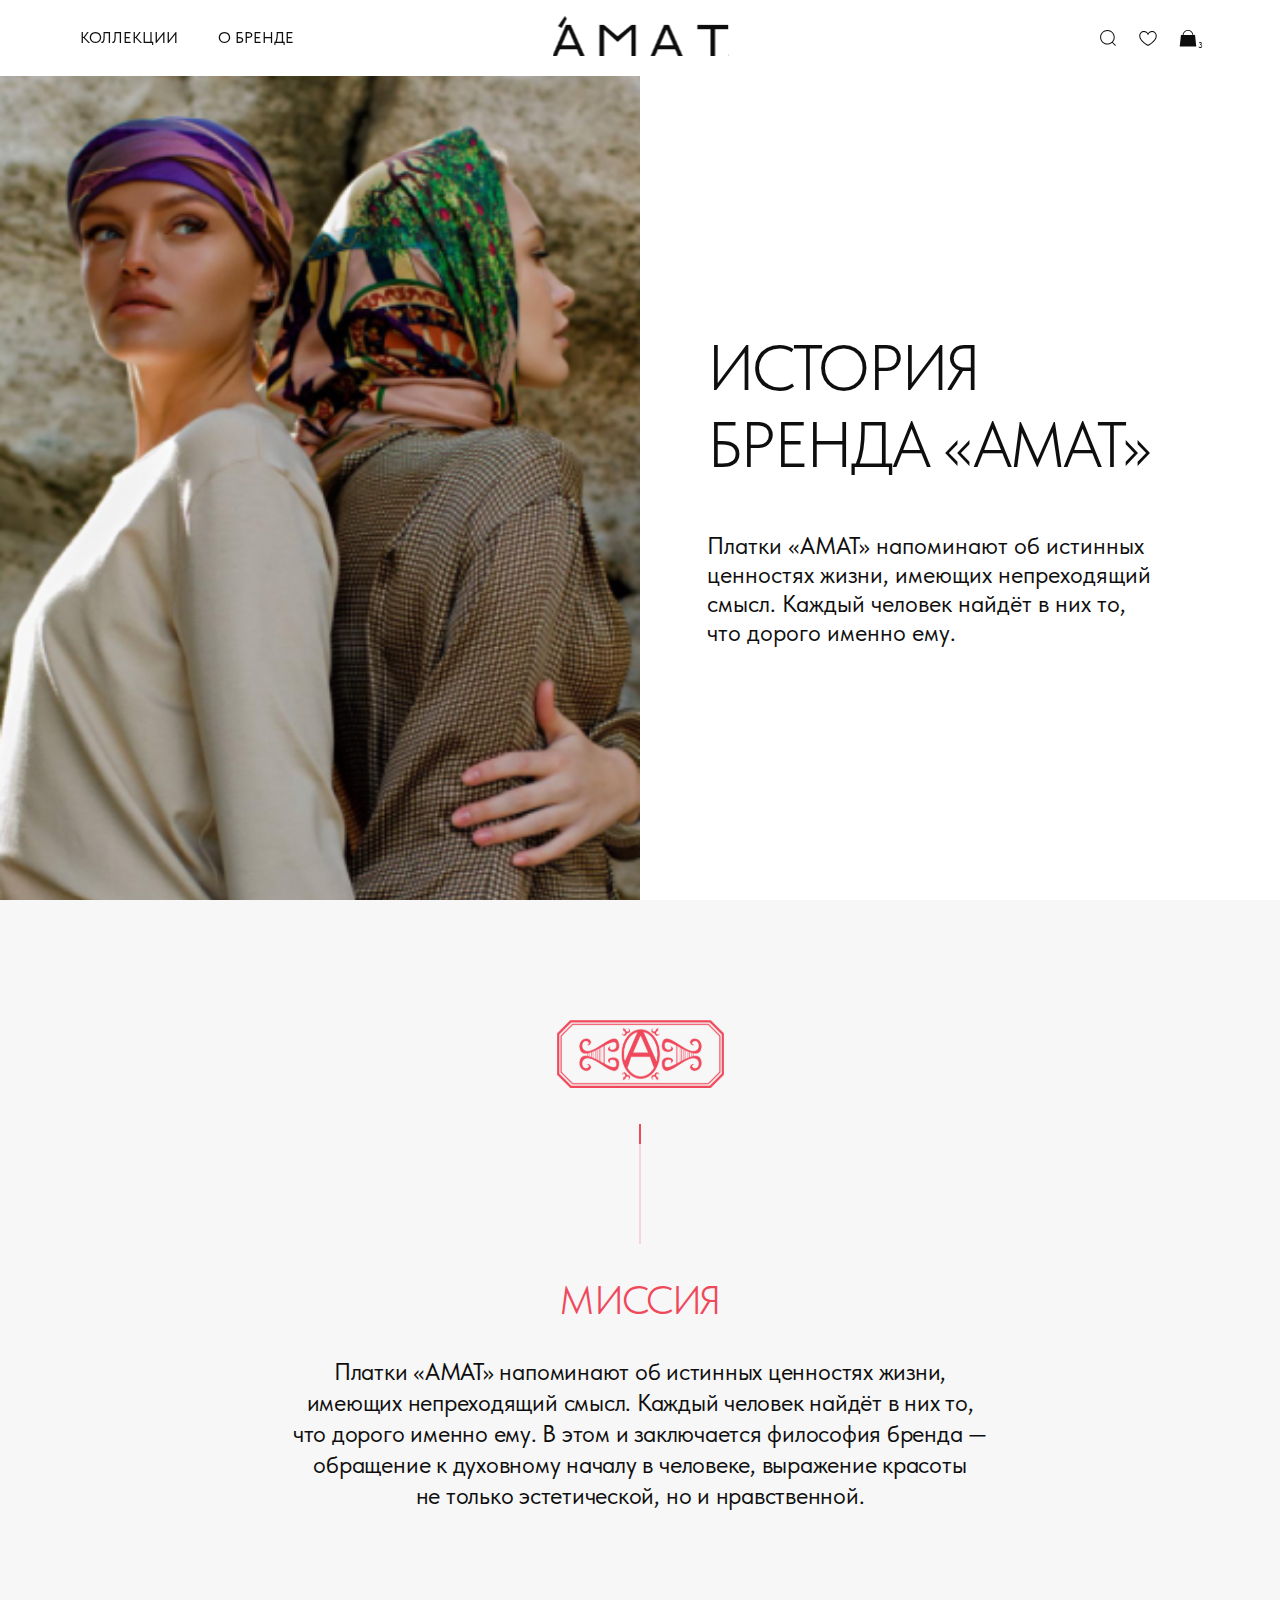
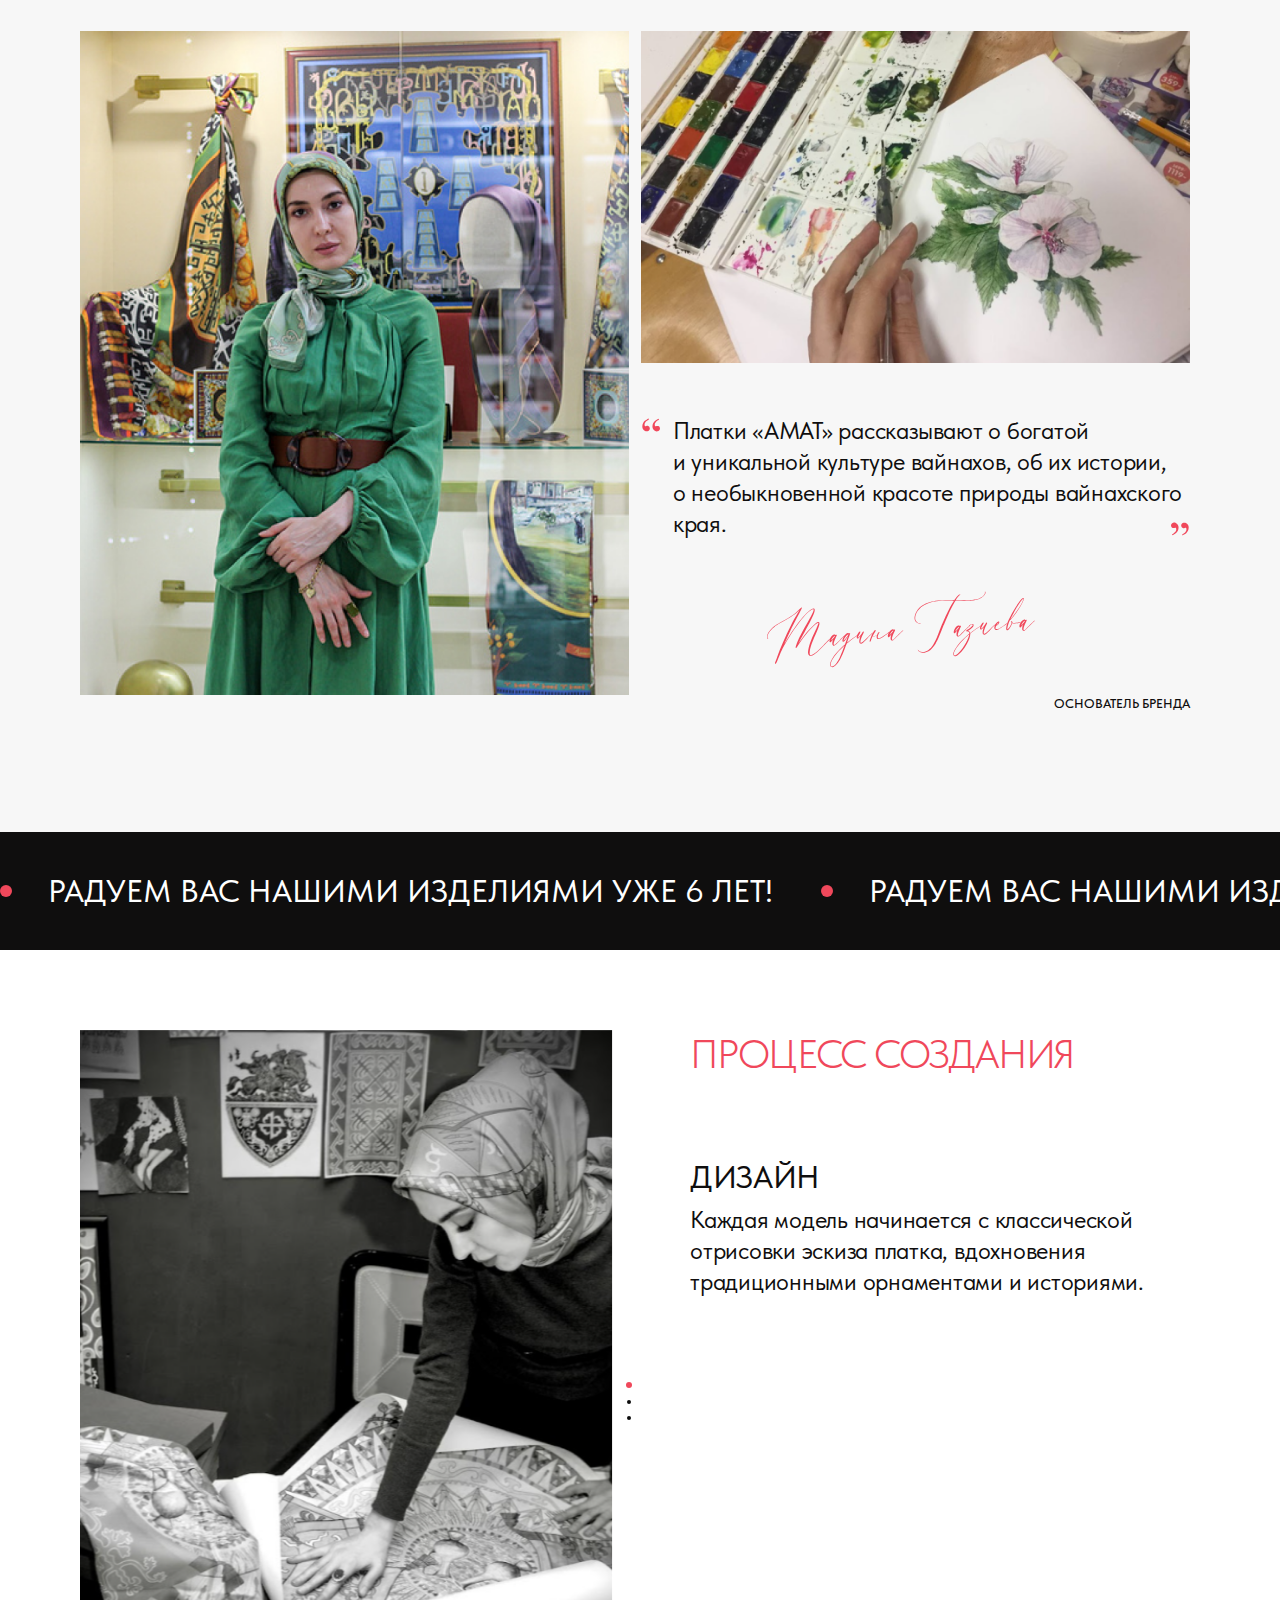
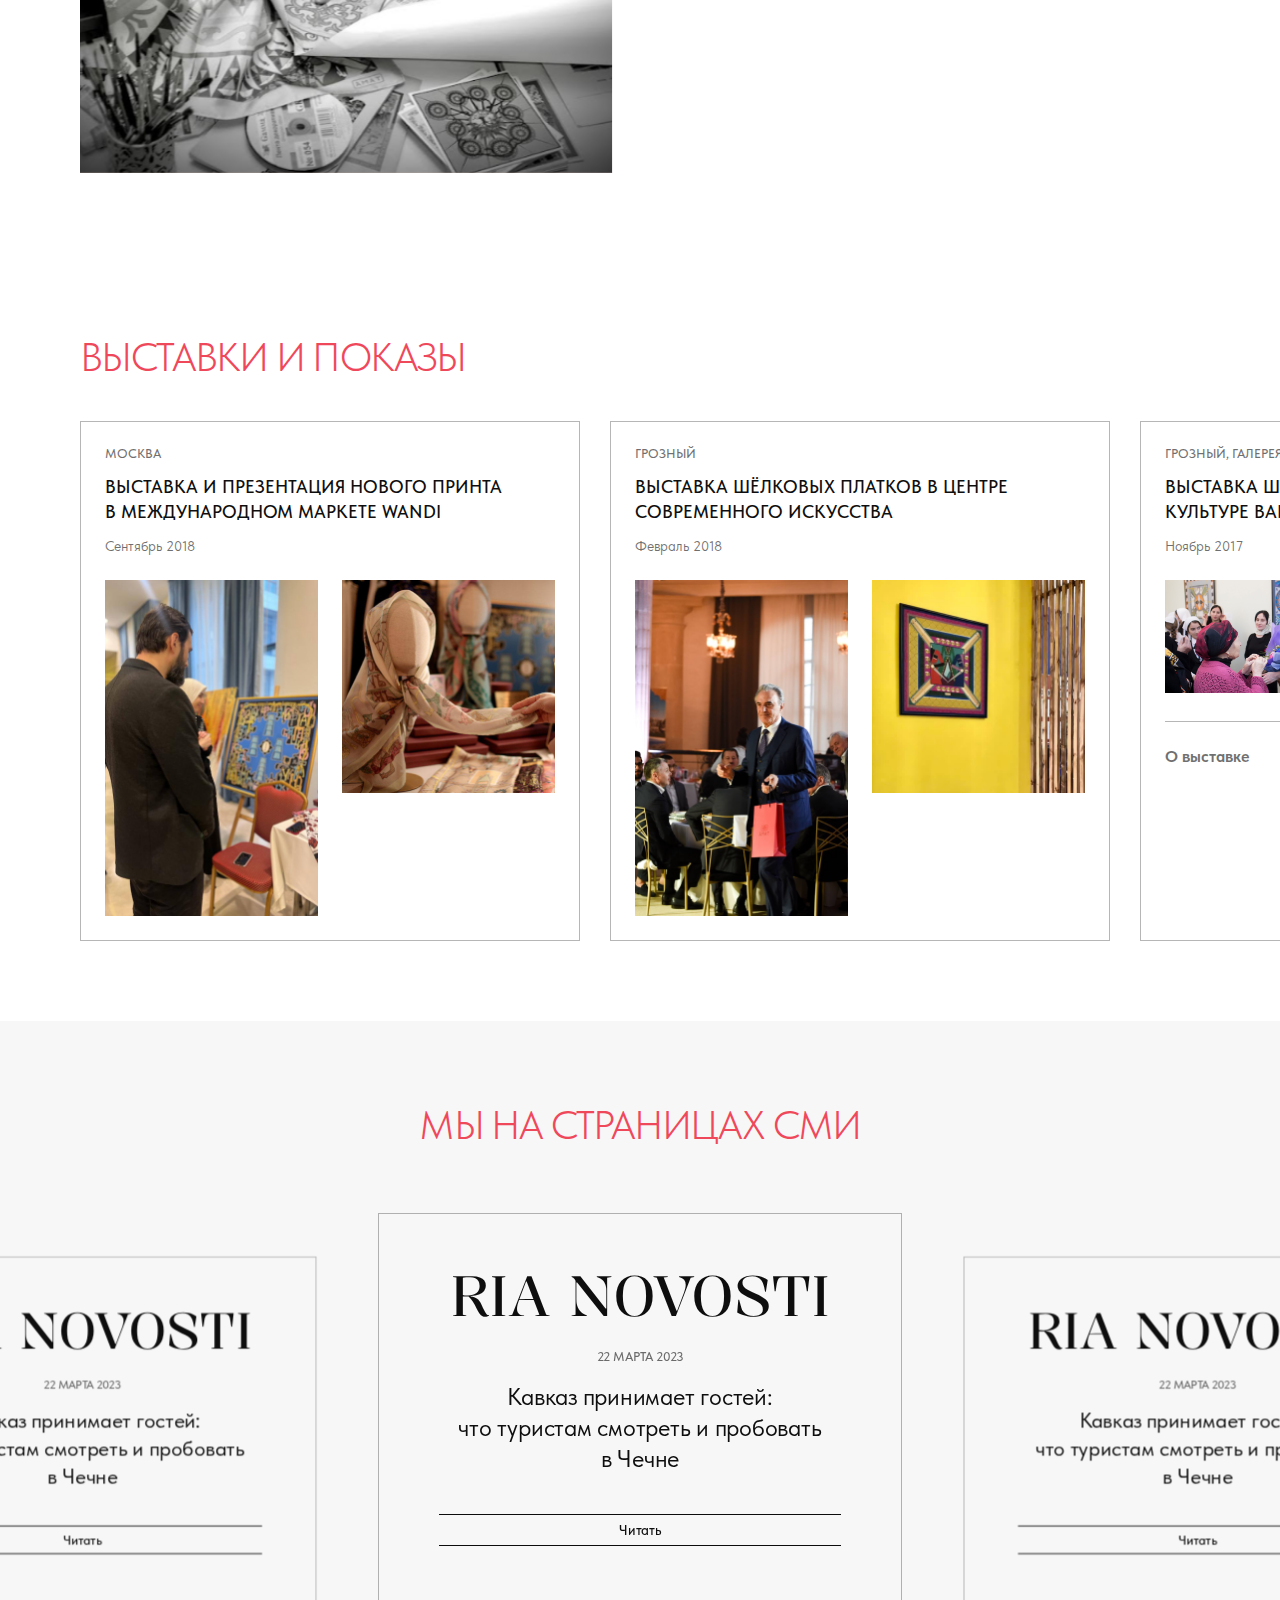
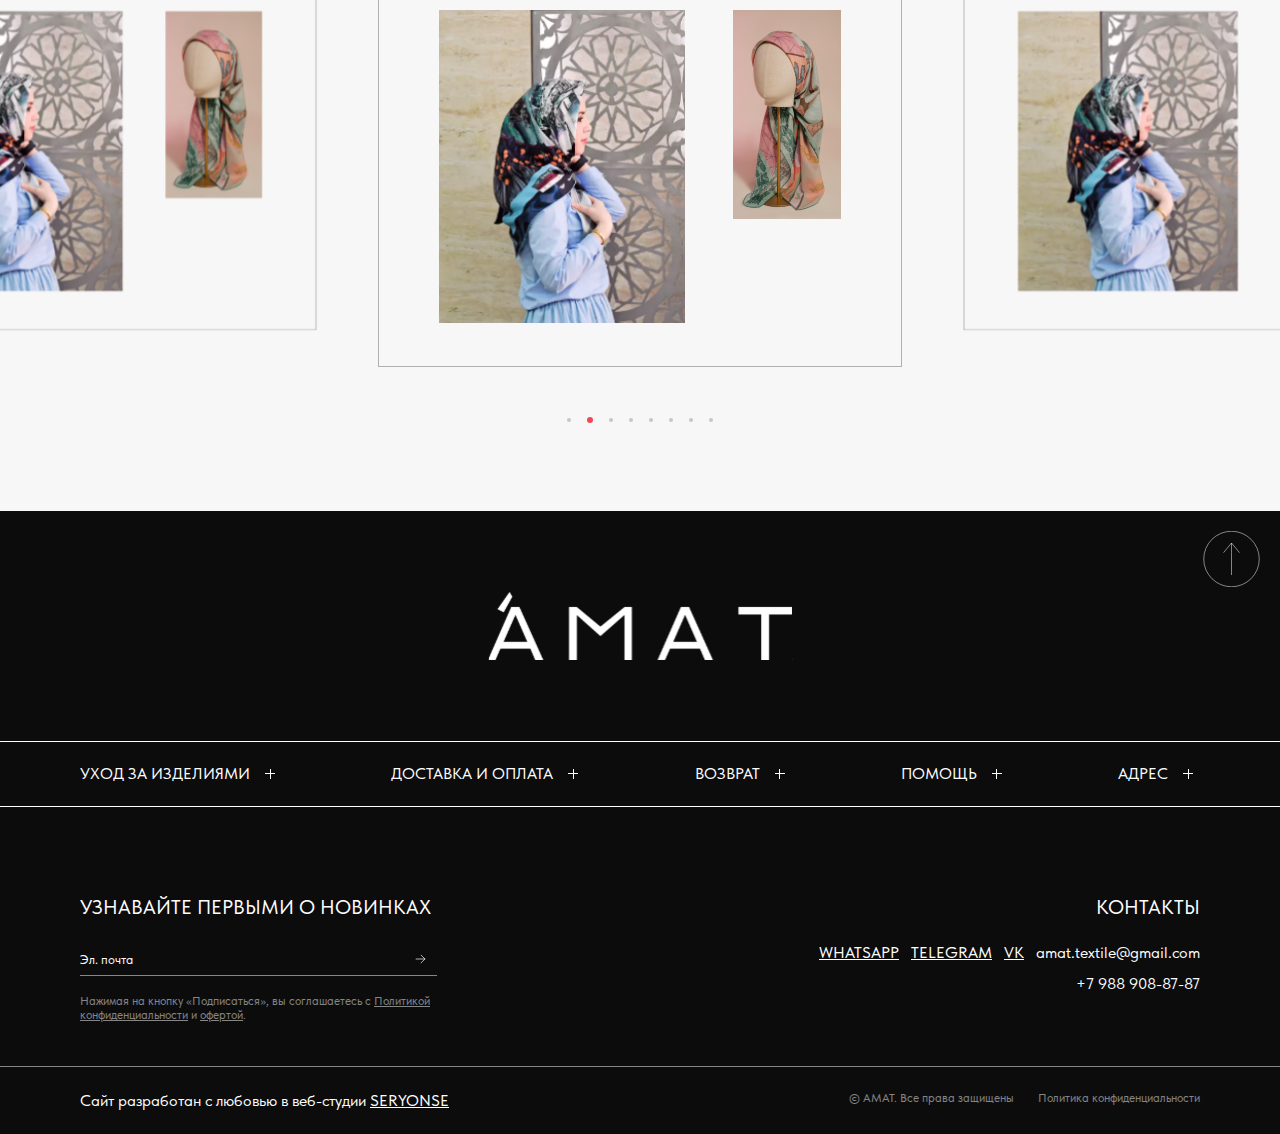
<file: aboutus.html>
﻿<!DOCTYPE html>

<html lang="ru" xmlns="http://www.w3.org/1999/xhtml">
  <head>
    <meta charset="utf-8" />
    <meta name="viewport" content="width=device-width, initial-scale=1" />
    <link rel="stylesheet" href="styles/style.css" />
    <link rel="stylesheet" href="fonts/font/stylesheet.css" />

    <link
      rel="stylesheet"
      href="https://cdn.jsdelivr.net/npm/swiper@11/swiper-bundle.min.css"
    />
    <script src="https://cdn.jsdelivr.net/npm/swiper@11/swiper-bundle.min.js"></script>

    <title>О БРЕНДЕ</title>
    <link type="image/x-icon" href="images/favicon.svg" rel="shortcut icon" />
  </head>
  <body>
    <header class="main-header animated">
      <div class="main-header__wrapper">
        <nav class="main-nav">
          <ul class="main-nav__items flex-child">
            <li class="main-nav__item main-nav__item--collections">
              <span> Коллекции </span>
            </li>
            <li class="main-nav__item" id="brand">
              <a href="aboutus.html"> О бренде </a>
            </li>
          </ul>
          <div class="logo-container">
            <a href="index.html">
              <img
                src="images/svg/logo-white.svg"
                alt="logo"
                class="logo-white"
                id="logo"
              />
              <img
                src="images/svg/logo-black.svg"
                alt="logo"
                class="logo-black"
                id="logo-white"
              />
            </a>
          </div>
          <ul class="main-nav__items flex-child">
            <li class="main-nav__item main-nav__item--icon icon-search">
              <span class="icon icon--black">
                <img
                  class="black icon--default"
                  src="images/svg/search-black.svg"
                />
              </span>
              <span class="icon icon--white">
                <img
                  class="white icon--default"
                  src="images/svg/search-white.svg"
                />
              </span>
              <span class="icon icon--gold">
                <img
                  class="gold icon--default"
                  src="images/svg/search-gold.svg"
                />
                <span class="icon-text">Поиск</span>
              </span>
            </li>
            <li class="main-nav__item main-nav__item--icon icon-favor">
              <span class="icon icon--black">
                <img
                  class="black icon--default"
                  src="images/svg/favor-black.svg"
                />
              </span>
              <span class="icon icon--white">
                <img
                  class="white icon--default"
                  src="images/svg/favor-white.svg"
                />
              </span>
              <span class="icon icon--gold">
                <img
                  class="gold icon--default"
                  src="images/svg/favor-gold.svg"
                />
                <span class="icon-text">Избранное</span>
              </span>
            </li>
            <li class="main-nav__item main-nav__item--icon icon-bag is--active">
              <span class="icon icon--black">
                <img
                  class="black icon--default"
                  src="images/svg/bag-black.svg"
                />
                <img
                  class="black icon--active"
                  src="images/svg/bag-black-active.svg"
                />
              </span>
              <span class="icon icon--white">
                <img
                  class="white icon--default"
                  src="images/svg/bag-white.svg"
                />
                <img
                  class="white icon--active"
                  src="images/svg/bag-white-active.svg"
                />
              </span>
              <span class="icon icon--gold">
                <img class="gold icon--default" src="images/svg/bag-gold.svg" />
                <span class="icon-text">Корзина</span>
              </span>
              <span class="quantity">3</span>
            </li>
            <li class="main-nav__item main-nav__item--mobile">
              <div class="hamburger">
                <span></span>
                <span></span>
                <span></span>
              </div>
            </li>
          </ul>
        </nav>
        <div class="mobile-menu">
          <nav class="mobile-nav">
            <div class="search-container">
              <form>
                <img src="images/svg/search-in.svg" class="search-in" />
                <input
                  type="text"
                  name="text"
                  class="search"
                  placeholder="Тип изделия, название..."
                />
              </form>
            </div>
            <ul class="mobile-nav__items">
              <li class="mobile-nav__item mobile-nav__item--collection">
                <span
                  >Коллекции
                  <img src="images/svg/arrow-bottom-black.svg" alt=""
                /></span>
                <div class="mobile-nav__item--submenu">
                  <ul class="collections-list">
                    <li class="collections-list__item">
                      <a href="category.html#theme-scarves"
                        >Тематические платки</a
                      >
                    </li>
                    <li class="collections-list__item">
                      <a href="category.html#base-scarves">Базовые платки</a>
                    </li>
                    <li class="collections-list__item"><a href="">Шали</a></li>
                    <li class="collections-list__item">
                      <a href="category.html#gradients">Градиенты</a>
                    </li>
                    <li class="collections-list__item">
                      <a href="category.html#twills">Твилли</a>
                    </li>
                    <li class="collections-list__item">
                      <a href="category.html#scarfs">Шарфы</a>
                    </li>
                  </ul>
                </div>
              </li>
              <li class="mobile-nav__item">
                <a href="aboutus.html">О нас</a>
              </li>
              <li class="mobile-nav__item">
                <a id="product-care-btn">Уход за изделиями</a>
              </li>
            </ul>
            <ul class="mobile-nav__items--bottom">
              <li class="mobile-nav__item">
                <p id="open-favorite-btn">Избранное</p>
                <img src="images/png/mobile-favor.png" />
              </li>
              <li class="mobile-nav__item">
                <p id="open-address">Адрес</p>
              </li>
              <li class="mobile-nav__item">
                <p id="faq">Помощь</p>
              </li>
              <li class="mobile-nav__item">
                <p id="open-contacts-btn">Контакты</p>
              </li>
            </ul>
          </nav>
        </div>
        <div class="submenu">
          <div class="submenu-wrapper">
            <ul class="collections-list">
              <li class="collections-list__item">
                <a href="category.html#theme-scarves">
                  <img src="images/png/title1.png" alt="" />
                  <h3>Тематические платки</h3>
                </a>
              </li>
              <li class="collections-list__item">
                <a href="category.html#base-scarves">
                  <img src="images/png/title2.png" alt="" />
                  <h3>базовые платки</h3>
                </a>
              </li>
              <li class="collections-list__item">
                <a href="category.html#shawls">
                  <img src="images/png/title3.png" alt="" />
                  <h3>шали</h3>
                </a>
              </li>
              <li class="collections-list__item">
                <a href="category.html#gradients">
                  <img src="images/png/title4.png" alt="" />
                  <h3>градиенты</h3>
                </a>
              </li>
              <li class="collections-list__item">
                <a href="category.html#twills">
                  <img src="images/png/title1.png" alt="" />
                  <h3>твилли</h3>
                </a>
              </li>
              <li class="collections-list__item">
                <a href="category.html#scarfs">
                  <img src="images/png/title2.png" alt="" />
                  <h3>шарфы</h3>
                </a>
              </li>
            </ul>
            <a href="category.html">
              <button class="submenu-button button">
                Посмотреть все коллекции
                <span class="arrow">
                  <img
                    class="black"
                    src="images/svg/arrow-right-black-button.svg"
                    alt=""
                  />
                  <img
                    class="gold"
                    src="images/svg/arrow-right-gold-button.svg"
                    alt=""
                  />
                </span>
              </button>
            </a>
          </div>
        </div>
      </div>
    </header>
    <main class="page">
      <section class="brand-history">
        <h1 class="section-title section-title--mobile">
          История бренда «Амат»
        </h1>
        <div class="photo-block">
          <div class="photo"></div>
        </div>
        <div class="description-block">
          <h1 class="section-title">История бренда «Амат»</h1>
          <p class="section-description">
            Платки «АМАТ» напоминают об истинных ценностях жизни, имеющих
            непреходящий смысл. Каждый человек найдёт в них то, что дорого
            именно ему.
          </p>
          <div class="ornament">
            <img src="images/svg/ornament-black.svg" alt="Орнамент" />
          </div>
        </div>
      </section>

      <section class="mission">
        <div class="section-wrapper">
          <div class="mission-animation">
            <div class="mission-animation__ornament">
              <img src="images/svg/ornament-red.svg" alt="Орнамент" />
            </div>

            <!--            Здесь одна линия смещена наверх, ее нужно опустить при скролле-->
            <div class="mission-animation__load animated-section">
              <div
                class="mission-animation__line mission-animation__line--opacity"
              ></div>
              <div
                class="mission-animation__line mission-animation__line--bright block__animated"
              ></div>
            </div>
            <h3 class="mission-animation__title about-title">Миссия</h3>

            <div class="mission-animation__text">
              Платки «АМАТ» напоминают об истинных ценностях жизни, имеющих
              непреходящий смысл. Каждый человек найдёт в них то, что дорого
              именно ему. В этом и заключается философия бренда — обращение
              к духовному началу в человеке, выражение красоты не только
              эстетической, но и нравственной.
            </div>
          </div>

          <div class="founder">
            <div class="founder__photo">
              <img src="images/png/founder.png" alt="Мадина Газиева" />
            </div>
            <div class="founder__words">
              <div class="founder__words-photo">
                <img src="images/png/sketch.png" alt="Зарисовка" />
              </div>
              <div class="founder__words-wrap">
                <div class="founder__words-text">
                  <img src="images/svg/quotetop.svg" class="quote-top" />
                  <p>
                    Платки «AMAT» рассказывают о богатой и уникальной культуре
                    вайнахов, об их истории, о необыкновенной красоте природы
                    вайнахского края.
                  </p>
                  <img src="images/svg/quotebottom.svg" class="quote-bottom" />
                </div>
                <div class="founder__words-signature">
                  <img
                    src="images/svg/signature.svg"
                    alt="Подпись основателя"
                  />
                </div>
                <div class="founder__words-ps">
                  <p>Основатель бренда</p>
                </div>
              </div>
            </div>
          </div>
        </div>
      </section>

      <!--Бегущая строка-->
      <section class="about-us__ticker">
        <div class="collections">
          <div class="collections-ticker ticker">
            <div class="ticker__wrapper">
              <div class="ticker__item">
                <span> Радуем вас нашими изделиями уже 6 лет!</span>
              </div>
              <div class="ticker__item">
                <span> Радуем вас нашими изделиями уже 6 лет!</span>
              </div>
              <div class="ticker__item">
                <span> Радуем вас нашими изделиями уже 6 лет!</span>
              </div>
            </div>
          </div>
        </div>
      </section>

      <section class="create animated-section swiper-about-us">
        <div class="section-wrapper">
          <h3 class="create__title create__title--mobile about-title">
            Процесс создания
          </h3>
          <div class="create__cont">
            <div class="swiper">
              <div class="swiper-wrapper">
                <div class="swiper-slide">
                  <div class="create__design">
                    <div class="create__photo-container">
                      <img src="images/png/designphoto.png" alt="" />
                    </div>
                  </div>
                </div>
                <div class="swiper-slide">
                  <div class="create__design">
                    <div class="create__photo-container">
                      <img src="images/png/scarveswipe.png" alt="" />
                    </div>
                  </div>
                </div>
                <div class="swiper-slide">
                  <div class="create__design">
                    <div class="create__photo-container">
                      <img src="images/png/scarveswipe2.png" alt="" />
                    </div>
                  </div>
                </div>
              </div>
              <div class="swiper-pagination"></div>
            </div>

            <div class="create__description">
              <div class="description">
                <h3 class="create__title create__title--desctop about-title">
                  Процесс создания
                </h3>
                <div class="create__swiper-text-block is--active">
                  <h4 class="create__subtitle">Дизайн</h4>
                  <p class="create__text">
                    Каждая модель начинается с классической отрисовки эскиза
                    платка, вдохновения традиционными орнаментами и историями.
                  </p>
                </div>
                <div class="create__swiper-text-block">
                  <h4 class="create__subtitle">Печать</h4>
                  <p class="create__text">
                    Мы работаем только с 100% натуральными тканями, используем
                    современные технологии печати и экологические чистые
                    красители.
                  </p>
                </div>
                <div class="create__swiper-text-block">
                  <h4 class="create__subtitle">Ручная подшивка</h4>
                  <p class="create__text">
                    Каждое изделие подшивается вручную.
                  </p>
                </div>
              </div>
            </div>
          </div>
        </div>
      </section>

      <section class="events">
        <div class="section-wrapper">
          <h3 class="events__title about-title">Выставки и показы</h3>

          <div class="swiper">
            <!-- Additional required wrapper -->
            <div class="swiper-wrapper no-padding-right">
              <!-- Slides -->
              <div class="swiper-slide">
                <div class="event">
                  <div class="event__title">
                    <p class="event__title-place">Москва</p>
                    <h5 class="event__title-heading">
                      Выставка и презентация нового принта в международном
                      маркете Wandi
                    </h5>
                    <p class="event__title-date">Сентябрь 2018</p>
                  </div>
                  <div class="event__photos">
                    <div class="event__photos-big-photo">
                      <img src="images/png/moscow1.png" />
                    </div>
                    <div class="event__photos-small-photo">
                      <img src="images/png/moscow2.png" />
                    </div>
                  </div>
                </div>
              </div>
              <div class="swiper-slide">
                <div class="event">
                  <div class="event__title">
                    <p class="event__title-place">Грозный</p>
                    <h5 class="event__title-heading">
                      Выставка шёлковых платков в Центре Современного искусства
                    </h5>
                    <p class="event__title-date">Февраль 2018</p>
                  </div>
                  <div class="event__photos">
                    <div class="event__photos-big-photo">
                      <img src="images/png/csi1.png" />
                    </div>
                    <div class="event__photos-small-photo">
                      <img src="images/png/csi2.png" />
                    </div>
                  </div>
                </div>
              </div>
              <div class="swiper-slide">
                <div class="event">
                  <div class="event__title">
                    <p class="event__title-place">
                      Грозный, Галерея им. А.-Х. Кадырова
                    </p>
                    <h5 class="event__title-heading">
                      Выставка шёлковых платков, посвящённых культуре Вайнахов
                    </h5>
                    <p class="event__title-date">Ноябрь 2017</p>
                  </div>
                  <div class="event__photos">
                    <div class="event__photos-big-photo">
                      <img src="images/png/vainah.png" />
                    </div>
                    <div class="event__photos-small-photo">
                      <img src="images/png/vainah.png" />
                    </div>
                  </div>
                  <div class="event__line"></div>
                  <a href="exhibition.html">
                    <div class="event__about-event">
                      <p class="event__about-event-text">О выставке</p>
                      <div class="event__about-event-plus">
                        <img src="images/svg/event-plus.svg" alt="more" />
                      </div>
                    </div>
                  </a>
                </div>
              </div>
              <div class="swiper-slide">
                <div class="event">
                  <div class="event__title">
                    <p class="event__title-place">Санкт-Петербург</p>
                    <h5 class="event__title-heading">
                      Выход в финал и участие в финальном гала-показе
                      в международном конкурсе дизайна iglaDesign
                    </h5>
                    <p class="event__title-date">Ноябрь 2017</p>
                  </div>
                  <div class="event__photos">
                    <div class="event__photos-small-photo">
                      <img src="images/png/moscow2.png" />
                    </div>
                  </div>
                </div>
              </div>
            </div>
            <div class="swiper-pagination"></div>
          </div>
        </div>
      </section>

      <section class="articles">
        <div class="section-wrapper no-padding">
          <h3 class="articles__title about-title">Мы на страницах сми</h3>
          <div class="swiper">
            <!-- Additional required wrapper -->
            <div class="swiper-wrapper">
              <!-- Slides -->
              <div class="swiper-slide">
                <div class="article">
                  <h5 class="article__title">Ria Novosti</h5>
                  <p class="article__date">22 марта 2023</p>
                  <p class="article__subtitle">
                    Кавказ принимает гостей: что туристам смотреть и пробовать
                    в Чечне
                  </p>
                  <a
                    href="https://ria.ru/20230522/chechnya-1872738078.html"
                    target="_blank"
                    class="article__link"
                  >
                    Читать
                  </a>
                  <div class="article__photos">
                    <div class="article__photo">
                      <img src="images/png/article1.png" alt="Фото" />
                    </div>
                    <div class="article__photo-mini">
                      <img src="images/png/article2.png" alt="Фото" />
                    </div>
                  </div>
                </div>
              </div>
              <div class="swiper-slide">
                <div class="article">
                  <h5 class="article__title">Ria Novosti</h5>
                  <p class="article__date">22 марта 2023</p>
                  <p class="article__subtitle">
                    Кавказ принимает гостей: что туристам смотреть и пробовать
                    в Чечне
                  </p>
                  <a
                    href="https://ria.ru/20230522/chechnya-1872738078.html"
                    target="_blank"
                    class="article__link"
                  >
                    Читать
                  </a>
                  <div class="article__photos">
                    <div class="article__photo">
                      <img src="images/png/article1.png" alt="Фото" />
                    </div>
                    <div class="article__photo-mini">
                      <img src="images/png/article2.png" alt="Фото" />
                    </div>
                  </div>
                </div>
              </div>

              <div class="swiper-slide">
                <div class="article">
                  <h5 class="article__title">Ria Novosti</h5>
                  <p class="article__date">22 марта 2023</p>
                  <p class="article__subtitle">
                    Кавказ принимает гостей: что туристам смотреть и пробовать
                    в Чечне
                  </p>
                  <a
                    href="https://ria.ru/20230522/chechnya-1872738078.html"
                    target="_blank"
                    class="article__link"
                  >
                    Читать
                  </a>
                  <div class="article__photos">
                    <div class="article__photo">
                      <img src="images/png/article1.png" alt="Фото" />
                    </div>
                    <div class="article__photo-mini">
                      <img src="images/png/article2.png" alt="Фото" />
                    </div>
                  </div>
                </div>
              </div>
              <div class="swiper-slide">
                <div class="article">
                  <h5 class="article__title">Ria Novosti</h5>
                  <p class="article__date">22 марта 2023</p>
                  <p class="article__subtitle">
                    Кавказ принимает гостей: что туристам смотреть и пробовать
                    в Чечне
                  </p>
                  <a
                    href="https://ria.ru/20230522/chechnya-1872738078.html"
                    target="_blank"
                    class="article__link"
                  >
                    Читать
                  </a>
                  <div class="article__photos">
                    <div class="article__photo">
                      <img src="images/png/article1.png" alt="Фото" />
                    </div>
                    <div class="article__photo-mini">
                      <img src="images/png/article2.png" alt="Фото" />
                    </div>
                  </div>
                </div>
              </div>
              <div class="swiper-slide">
                <div class="article">
                  <h5 class="article__title">Ria Novosti</h5>
                  <p class="article__date">22 марта 2023</p>
                  <p class="article__subtitle">
                    Кавказ принимает гостей: что туристам смотреть и пробовать
                    в Чечне
                  </p>
                  <a
                    href="https://ria.ru/20230522/chechnya-1872738078.html"
                    target="_blank"
                    class="article__link"
                  >
                    Читать
                  </a>
                  <div class="article__photos">
                    <div class="article__photo">
                      <img src="images/png/article1.png" alt="Фото" />
                    </div>
                    <div class="article__photo-mini">
                      <img src="images/png/article2.png" alt="Фото" />
                    </div>
                  </div>
                </div>
              </div>
              <div class="swiper-slide">
                <div class="article">
                  <h5 class="article__title">Ria Novosti</h5>
                  <p class="article__date">22 марта 2023</p>
                  <p class="article__subtitle">
                    Кавказ принимает гостей: что туристам смотреть и пробовать
                    в Чечне
                  </p>
                  <a
                    href="https://ria.ru/20230522/chechnya-1872738078.html"
                    target="_blank"
                    class="article__link"
                  >
                    Читать
                  </a>
                  <div class="article__photos">
                    <div class="article__photo">
                      <img src="images/png/article1.png" alt="Фото" />
                    </div>
                    <div class="article__photo-mini">
                      <img src="images/png/article2.png" alt="Фото" />
                    </div>
                  </div>
                </div>
              </div>

              <div class="swiper-slide">
                <div class="article">
                  <h5 class="article__title">vesti</h5>
                  <p class="article__date">29 июля 2021</p>
                  <p class="article__subtitle">
                    Мадина Газиева: Свобода выбора и постоянное
                    совершенствование — главные плюсы предпринимательства
                  </p>
                  <a
                    href="https://vesti095.ru/2022/02/madina-gazieva-svoboda-vybora-i-postoyannoe-sovershenstvovanie-glavnye-plyusy-predprinimatelstva/"
                    target="_blank"
                    class="article__link"
                  >
                    Читать
                  </a>
                  <div class="article__photos">
                    <div class="article__photo">
                      <img src="images/png/article4.png" alt="Фото" />
                    </div>
                  </div>
                </div>
              </div>
              <div class="swiper-slide">
                <div class="article">
                  <h5 class="article__title">Grozny Inform</h5>
                  <p class="article__date">10 февраля 2022</p>
                  <p class="article__subtitle">
                    «Шелковый» путь Мадины Газиевой: от маленькой мастерской до
                    личного бренда
                  </p>
                  <a
                    href="https://www.grozny-inform.ru/news/society/130310/"
                    target="_blank"
                    class="article__link"
                  >
                    Читать
                  </a>
                  <div class="article__photos">
                    <div class="article__photo">
                      <img src="images/png/article3.png" alt="Фото" />
                    </div>
                    <div class="article__photo-mini">
                      <img src="images/png/article2.png" alt="Фото" />
                    </div>
                  </div>
                </div>
              </div>
            </div>
            <!-- If we need pagination -->
            <div class="swiper-pagination"></div>
          </div>
        </div>
      </section>
    </main>
    <!-- Поиск, модальное окно -->
    <div class="modal modal-search" id="modal-search">
      <div class="modal-header">
        <h3 class="modal-header__title">Поиск</h3>
        <div class="modal-header__button">
          <span></span>
          <span></span>
        </div>
      </div>

      <div class="modal-content">
        <div class="modal-content__wrapper">
          <form class="modal-search__container">
            <input type="search" class="modal-search__input" value="" />
            <input type="text" class="modal-search__reset" value="Очистить" />
            <div class="modal-search__button-wrap modal-bottom">
              <div class="modal-search__button button button--white">Найти</div>
            </div>
          </form>

          <!--Этот блок для пустого окошка, показывает, какие запросы были сделаны ранее-->
          <div class="last-results">
            <p class="last-results__title">Вы искали:</p>
            <div class="last-results__item">
              <p>платок</p>
              <img
                src="images/svg/delete-last-item.svg"
                alt="Удалить элемент"
              />
              <div class="last-result__delete">
                <span></span>
                <span></span>
              </div>
            </div>
            <div class="last-results__item">
              <p>шаль</p>
              <img
                src="images/svg/delete-last-item.svg"
                alt="Удалить элемент"
              />
              <div class="last-result__delete">
                <span></span>
                <span></span>
              </div>
            </div>
          </div>

          <!--Блок, когда по запросу не найдено результатов-->
          <div class="modal-search__not-found">
            <p class="modal-search__not-found-text">
              Мы ничего не нашли по запросу "<span>владыа</span>"
            </p>
            <p class="modal-search__not-found-text">
              Попробуйте изменить запрос.
            </p>
            <h5 class="modal__heading">Вам может быть интересно</h5>
          </div>

          <!-- Строка показывает, сколько найдено товаров, далее товары-->
          <p class="modal-search__text">
            Найдено 13 товаров по запросу «платок»
          </p>

          <div class="modal-search__result">
            <div class="category-flex">
              <div class="category__product">
                <div class="category__photo-container">
                  <div class="favorite-icon-wrap">
                    <img
                      src="images/svg/favor-gold-empty.svg"
                      alt="Добавить в избранное"
                    />
                    <img
                      src="images/svg/favor-gold.svg"
                      alt="Добавить в избранное"
                    />
                  </div>
                  <img
                    src="images/png/scarves.png"
                    class="category__photo"
                    alt="Фото Коллекции"
                  />
                  <div class="category-product__swiper swiper">
                    <div class="swiper-wrapper">
                      <div class="swiper-slide">
                        <img
                          src="images/png/title1.png"
                          class="category__photo"
                          alt="Фото Коллекции"
                        />
                      </div>
                      <div class="swiper-slide">
                        <img
                          src="images/png/title2.png"
                          class="category__photo"
                          alt="Фото Коллекции"
                        />
                      </div>
                      <div class="swiper-slide">
                        <img
                          src="images/png/title3.png"
                          class="category__photo"
                          alt="Фото Коллекции"
                        />
                      </div>
                    </div>
                    <div class="swiper-button-prev">
                      <img
                        src="images/svg/arrow-left-category-swiper.svg"
                        alt=""
                      />
                    </div>
                    <div class="swiper-button-next">
                      <img
                        src="images/svg/arrow-right-category-swiper.svg"
                        alt=""
                      />
                    </div>
                  </div>
                </div>
                <a href="/product.html">
                  <h5 class="category__product-title">Даймохк</h5>
                  <p class="category__product-price">16 000 ₽</p>
                </a>
              </div>
              <div class="category__product">
                <div class="category__photo-container">
                  <div class="favorite-icon-wrap">
                    <img
                      src="images/svg/favor-gold-empty.svg"
                      alt="Добавить в избранное"
                    />
                    <img
                      src="images/svg/favor-gold.svg"
                      alt="Добавить в избранное"
                    />
                  </div>
                  <img
                    src="images/png/scarves.png"
                    class="category__photo"
                    alt="Фото Коллекции"
                  />
                  <div class="category-product__swiper swiper">
                    <div class="swiper-wrapper">
                      <div class="swiper-slide">
                        <img
                          src="images/png/title1.png"
                          class="category__photo"
                          alt="Фото Коллекции"
                        />
                      </div>
                      <div class="swiper-slide">
                        <img
                          src="images/png/title2.png"
                          class="category__photo"
                          alt="Фото Коллекции"
                        />
                      </div>
                      <div class="swiper-slide">
                        <img
                          src="images/png/title3.png"
                          class="category__photo"
                          alt="Фото Коллекции"
                        />
                      </div>
                    </div>
                    <div class="swiper-button-prev">
                      <img
                        src="images/svg/arrow-left-category-swiper.svg"
                        alt=""
                      />
                    </div>
                    <div class="swiper-button-next">
                      <img
                        src="images/svg/arrow-right-category-swiper.svg"
                        alt=""
                      />
                    </div>
                  </div>
                </div>
                <a href="/product.html">
                  <h5 class="category__product-title">Даймохк</h5>
                  <p class="category__product-price">16 000 ₽</p>
                </a>
              </div>
              <div class="category__product">
                <div class="category__photo-container">
                  <div class="favorite-icon-wrap">
                    <img
                      src="images/svg/favor-gold-empty.svg"
                      alt="Добавить в избранное"
                    />
                    <img
                      src="images/svg/favor-gold.svg"
                      alt="Добавить в избранное"
                    />
                  </div>
                  <img
                    src="images/png/scarves.png"
                    class="category__photo"
                    alt="Фото Коллекции"
                  />
                  <div class="category-product__swiper swiper">
                    <div class="swiper-wrapper">
                      <div class="swiper-slide">
                        <img
                          src="images/png/title1.png"
                          class="category__photo"
                          alt="Фото Коллекции"
                        />
                      </div>
                      <div class="swiper-slide">
                        <img
                          src="images/png/title2.png"
                          class="category__photo"
                          alt="Фото Коллекции"
                        />
                      </div>
                      <div class="swiper-slide">
                        <img
                          src="images/png/title3.png"
                          class="category__photo"
                          alt="Фото Коллекции"
                        />
                      </div>
                    </div>
                    <div class="swiper-button-prev">
                      <img
                        src="images/svg/arrow-left-category-swiper.svg"
                        alt=""
                      />
                    </div>
                    <div class="swiper-button-next">
                      <img
                        src="images/svg/arrow-right-category-swiper.svg"
                        alt=""
                      />
                    </div>
                  </div>
                </div>
                <a href="/product.html">
                  <h5 class="category__product-title">Даймохк</h5>
                  <p class="category__product-price">16 000 ₽</p>
                </a>
              </div>
              <div class="category__product">
                <div class="category__photo-container">
                  <div class="favorite-icon-wrap">
                    <img
                      src="images/svg/favor-gold-empty.svg"
                      alt="Добавить в избранное"
                    />
                    <img
                      src="images/svg/favor-gold.svg"
                      alt="Добавить в избранное"
                    />
                  </div>
                  <img
                    src="images/png/scarves.png"
                    class="category__photo"
                    alt="Фото Коллекции"
                  />
                  <div class="category-product__swiper swiper">
                    <div class="swiper-wrapper">
                      <div class="swiper-slide">
                        <img
                          src="images/png/title1.png"
                          class="category__photo"
                          alt="Фото Коллекции"
                        />
                      </div>
                      <div class="swiper-slide">
                        <img
                          src="images/png/title2.png"
                          class="category__photo"
                          alt="Фото Коллекции"
                        />
                      </div>
                      <div class="swiper-slide">
                        <img
                          src="images/png/title3.png"
                          class="category__photo"
                          alt="Фото Коллекции"
                        />
                      </div>
                    </div>
                    <div class="swiper-button-prev">
                      <img
                        src="images/svg/arrow-left-category-swiper.svg"
                        alt=""
                      />
                    </div>
                    <div class="swiper-button-next">
                      <img
                        src="images/svg/arrow-right-category-swiper.svg"
                        alt=""
                      />
                    </div>
                  </div>
                </div>
                <a href="/product.html">
                  <h5 class="category__product-title">Даймохк</h5>
                  <p class="category__product-price">16 000 ₽</p>
                </a>
              </div>
            </div>
          </div>
        </div>
      </div>

      <div class="modal-bottom">
        <a href="viewall.html" class="modal-bottom__button button button--white"
          >Показать все
        </a>
      </div>
    </div>

    <!-- Избранное модальное окно -->
    <div class="modal modal-favorites" id="modal-favorites">
      <div class="modal-header">
        <h3 class="modal-header__title">Избранное</h3>
        <div class="modal-header__button">
          <span></span>
          <span></span>
        </div>
      </div>

      <div class="modal-content">
        <div class="modal-content__wrapper">
          <!-- Пустое избранное -->
          <div class="modal-content__empty">
            <div class="modal__view-height">
              <div class="flex-wrapper">
                <div class="photo__container">
                  <img src="images/svg/favor-hearts.svg" alt="Сердечки" />
                </div>
                <h5 class="modal__heading">
                  Добавляйте понравивишиеся товары в избранное, чтобы не
                  потерять.
                </h5>
              </div>
            </div>
          </div>
          <!-- Непустое избранное -->
          <div class="modal__category-wrapper modal-content__filled is--active">
            <div class="category-flex">
              <div class="category__product">
                <a href="product.html">
                  <div class="category__photo-container">
                    <div class="favorite-icon-wrap">
                      <img
                        src="images/svg/favor-gold-empty.svg"
                        alt="Добавить в избранное"
                      />
                      <img
                        src="images/svg/favor-gold.svg"
                        alt="Добавить в избранное"
                      />
                    </div>
                    <img
                      src="images/png/scarves.png"
                      class="category__photo"
                      alt="Фото Коллекции"
                    />
                  </div>
                  <h5 class="category__product-title">Даймохк</h5>
                  <p class="category__product-price">16 000 ₽</p>
                </a>
              </div>
              <div class="category__product">
                <a href="product.html">
                  <div class="category__photo-container">
                    <div class="favorite-icon-wrap">
                      <img
                        src="images/svg/favor-gold-empty.svg"
                        alt="Добавить в избранное"
                      />
                      <img
                        src="images/svg/favor-gold.svg"
                        alt="Добавить в избранное"
                      />
                    </div>
                    <img
                      src="images/png/scarves.png"
                      class="category__photo"
                      alt="Фото Коллекции"
                    />
                  </div>
                  <h5 class="category__product-title">Даймохк</h5>
                  <p class="category__product-price">16 000 ₽</p>
                </a>
              </div>
              <div class="category__product">
                <a href="product.html">
                  <div class="category__photo-container">
                    <div class="favorite-icon-wrap">
                      <img
                        src="images/svg/favor-gold-empty.svg"
                        alt="Добавить в избранное"
                      />
                      <img
                        src="images/svg/favor-gold.svg"
                        alt="Добавить в избранное"
                      />
                    </div>
                    <img
                      src="images/png/scarves.png"
                      class="category__photo"
                      alt="Фото Коллекции"
                    />
                  </div>
                  <h5 class="category__product-title">Даймохк</h5>
                  <p class="category__product-price">16 000 ₽</p>
                </a>
              </div>
              <div class="category__product">
                <a href="product.html">
                  <div class="category__photo-container">
                    <div class="favorite-icon-wrap">
                      <img
                        src="images/svg/favor-gold-empty.svg"
                        alt="Добавить в избранное"
                      />
                      <img
                        src="images/svg/favor-gold.svg"
                        alt="Добавить в избранное"
                      />
                    </div>
                    <img
                      src="images/png/scarves.png"
                      class="category__photo"
                      alt="Фото Коллекции"
                    />
                  </div>
                  <h5 class="category__product-title">Даймохк</h5>
                  <p class="category__product-price">16 000 ₽</p>
                </a>
              </div>
              <div class="category__product">
                <a href="product.html">
                  <div class="category__photo-container">
                    <div class="favorite-icon-wrap">
                      <img
                        src="images/svg/favor-gold-empty.svg"
                        alt="Добавить в избранное"
                      />
                      <img
                        src="images/svg/favor-gold.svg"
                        alt="Добавить в избранное"
                      />
                    </div>
                    <img
                      src="images/png/scarves.png"
                      class="category__photo"
                      alt="Фото Коллекции"
                    />
                  </div>
                  <h5 class="category__product-title">Даймохк</h5>
                  <p class="category__product-price">16 000 ₽</p>
                </a>
              </div>
              <div class="category__product">
                <a href="product.html">
                  <div class="category__photo-container">
                    <div class="favorite-icon-wrap">
                      <img
                        src="images/svg/favor-gold-empty.svg"
                        alt="Добавить в избранное"
                      />
                      <img
                        src="images/svg/favor-gold.svg"
                        alt="Добавить в избранное"
                      />
                    </div>
                    <img
                      src="images/png/scarves.png"
                      class="category__photo"
                      alt="Фото Коллекции"
                    />
                  </div>
                  <h5 class="category__product-title">Даймохк</h5>
                  <p class="category__product-price">16 000 ₽</p>
                </a>
              </div>
            </div>
          </div>
        </div>
      </div>
      <div class="modal-bottom">
        <a
          href="category.html"
          class="modal-bottom__button button button--white"
        >
          Посмотреть коллекции
        </a>
      </div>
    </div>

    <!-- Корзина модальное окно -->
    <div class="modal modal-cart" id="modal-cart">
      <div class="modal-header">
        <h3 class="modal-header__title">Корзина</h3>
        <div class="modal-header__button">
          <span></span>
          <span></span>
        </div>
      </div>

      <div class="modal-content">
        <div class="modal-content__wrapper">
          <!-- Пустая корзина-->
          <div class="modal-content__empty">
            <div class="modal__view-height">
              <div class="flex-wrapper">
                <div class="photo__container">
                  <img src="images/svg/cart.svg" alt="Корзина" />
                </div>
                <h5 class="modal__heading">
                  Наполните вашу корзину товарами, о которых давно мечтали.
                </h5>
              </div>
            </div>
          </div>
          <div class="cart modal-content__filled is--active">
            <div class="modal__wrapper cart__wrapper">
              <div class="cart__items">
                <div class="cart__item">
                  <a href="product.html">
                    <div class="cart__product-photo">
                      <img src="images/png/scarves.png" alt="Платок" />
                    </div>
                  </a>
                  <div class="cart__characteristics">
                    <div class="cart__characteristics-scarve">
                      <div class="cart__product-name">
                        <a href="product.html">Платок "Алфавит"</a>
                      </div>
                      <div class="cart__product-details">
                        <span class="cart__product-details-size">90*90 см</span>
                        <div class="cart__product-details-dott"></div>
                        <span class="cart__product-details-color">Синий</span>
                      </div>
                      <div class="counter" data-counter>
                        <div class="counter__button counter__button--minus">
                          -
                        </div>
                        <div class="counter__input">
                          <input type="text" value="1" disabled />
                        </div>
                        <div class="counter__button counter__button--plus">
                          +
                        </div>
                      </div>
                    </div>
                    <div class="cart__characteristics-right">
                      <div class="cart__product-control">
                        <div class="cart__product-add-to-favorite">
                          <img src="images/svg/add-to-favorite.svg" />
                        </div>
                        <div class="cart__product-delete">
                          <span> </span>
                          <span> </span>
                        </div>
                      </div>
                      <div class="cart__product-price">16 000 ₽</div>
                    </div>
                  </div>
                </div>
                <div class="cart__item">
                  <a href="product.html">
                    <div class="cart__product-photo">
                      <img src="images/png/scarves.png" alt="Платок" />
                    </div>
                  </a>
                  <div class="cart__characteristics">
                    <div class="cart__characteristics-scarve">
                      <div class="cart__product-name">
                        <a href="product.html">Платок "Алфавит"</a>
                      </div>
                      <div class="cart__product-details">
                        <span class="cart__product-details-size">90*90 см</span>
                        <div class="cart__product-details-dott"></div>
                        <span class="cart__product-details-color">Синий</span>
                      </div>
                      <div class="counter" data-counter>
                        <div class="counter__button counter__button--minus">
                          -
                        </div>
                        <div class="counter__input">
                          <input type="text" value="1" disabled />
                        </div>
                        <div class="counter__button counter__button--plus">
                          +
                        </div>
                      </div>
                    </div>
                    <div class="cart__characteristics-right">
                      <div class="cart__product-control">
                        <div class="cart__product-add-to-favorite">
                          <img src="images/svg/add-to-favorite.svg" />
                        </div>
                        <div class="cart__product-delete">
                          <span> </span>
                          <span> </span>
                        </div>
                      </div>
                      <div class="cart__product-price">16 000 ₽</div>
                    </div>
                  </div>
                </div>
                <div class="cart__item">
                  <a href="product.html">
                    <div class="cart__product-photo">
                      <img src="images/png/scarves.png" alt="Платок" />
                    </div>
                  </a>
                  <div class="cart__characteristics">
                    <div class="cart__characteristics-scarve">
                      <div class="cart__product-name">
                        <a href="product.html">Платок "Алфавит"</a>
                      </div>
                      <div class="cart__product-details">
                        <span class="cart__product-details-size">90*90 см</span>
                        <div class="cart__product-details-dott"></div>
                        <span class="cart__product-details-color">Синий</span>
                      </div>
                      <div class="counter" data-counter>
                        <div class="counter__button counter__button--minus">
                          -
                        </div>
                        <div class="counter__input">
                          <input type="text" value="1" disabled />
                        </div>
                        <div class="counter__button counter__button--plus">
                          +
                        </div>
                      </div>
                    </div>
                    <div class="cart__characteristics-right">
                      <div class="cart__product-control">
                        <div class="cart__product-add-to-favorite">
                          <img src="images/svg/add-to-favorite.svg" />
                        </div>
                        <div class="cart__product-delete">
                          <span> </span>
                          <span> </span>
                        </div>
                      </div>
                      <div class="cart__product-price">16 000 ₽</div>
                    </div>
                  </div>
                </div>
              </div>
            </div>
          </div>
        </div>
      </div>
      <div class="modal-bottom">
        <div class="cart__total">
          <p class="cart__total-title">Сумма заказа</p>
          <div class="cart__total-price">15 000 ₽</div>
        </div>
        <div class="discount-block">
          <div class="cart__total cart__total--discount">
            <div class="cart__total-subtitles">
              <p class="cart__total-subtitle cart__total-subtitle--discount">
                Товары
              </p>
              <p class="cart__total-subtitle cart__total-subtitle--discount">
                Скидка
              </p>
            </div>
            <div class="cart__total-prices">
              <p class="cart__total-price cart__total-price">16 000 ₽</p>
              <p class="cart__total-price cart__total-price--discount">
                - 1 000 ₽
              </p>
            </div>
          </div>
          <div class="cart__total cart__total--result">
            <p class="Итого">Итого</p>
            <div class="cart__total-price">15 000 ₽</div>
          </div>
        </div>
        <p class="cart__total-subtitle">Без учета стоимости доставки</p>
        <!--        Отображается, когда корзина пустая-->
        <a
          href="category.html"
          class="modal-bottom__button button button--white"
          >Продолжить покупки</a
        >
        <!--        Отображается, когда в корзине есть товары-->
        <a
          href="checkout.html"
          class="modal-bottom__button button button--black"
          >Перейти к оформлению</a
        >
      </div>
    </div>

    <!-- Возврат модальное окно -->
    <div class="modal modal-return" id="modal-return">
      <div class="modal-header">
        <h3 class="modal-header__title">Возврат</h3>
        <div class="modal-header__button">
          <span></span>
          <span></span>
        </div>
      </div>

      <div class="modal-content">
        <div class="modal-content__wrapper">
          <div class="modal__text">
            Чеченский язык один из самых древнейших, красивейших и богатейших
            языков в мире. Скудным его может считать только тот, кто
            по-настоящему не познал всю его глубину, изобилие и разнообразие.
          </div>
        </div>
      </div>
    </div>

    <!-- Оплата и доставка - модальное окно -->
    <div class="modal modal-ship-and-pay" id="modal-ship-and-pay">
      <div class="modal-header">
        <h3 class="modal-header__title">Доставка и оплата</h3>
        <div class="modal-header__button">
          <span></span>
          <span></span>
        </div>
      </div>

      <div class="modal-content">
        <div class="modal-content__wrapper">
          <div class="modal__text">
            Чеченский язык один из самых древнейших, красивейших и богатейших
            языков в мире. Скудным его может считать только тот, кто
            по-настоящему не познал всю его глубину, изобилие и разнообразие.
          </div>
        </div>
      </div>
    </div>

    <!--Часто задаваемые вопросы-->
    <div class="modal modal-faq" id="modal-faq">
      <div class="modal-header">
        <h3 class="modal-header__title">Часто задаваемые вопросы</h3>
        <div class="modal-header__button">
          <span></span>
          <span></span>
        </div>
      </div>

      <div class="modal-content">
        <div class="modal-content__wrapper">
          <p class="modal__question">Зачем мне приобретать ваш товар?</p>
          <p class="modal__answer">
            У нас уникальные изделия, натуральный состав, ручная работа.
          </p>
          <p class="modal__question">Зачем мне приобретать ваш товар?</p>
          <p class="modal__answer">
            У нас уникальные изделия, натуральный состав, ручная работа.
          </p>
          <p class="modal__question">Зачем мне приобретать ваш товар?</p>
          <p class="modal__answer">
            У нас уникальные изделия, натуральный состав, ручная работа.
          </p>
          <p class="modal__question">Зачем мне приобретать ваш товар?</p>
          <p class="modal__answer">
            У нас уникальные изделия, натуральный состав, ручная работа.
          </p>
        </div>
      </div>
    </div>

    <!--Уход за изделиями-->
    <div class="modal modal-product-care" id="modal-product-care">
      <div class="modal-header">
        <h3 class="modal-header__title">Уход за изделиями</h3>
        <div class="modal-header__button">
          <span></span>
          <span></span>
        </div>
      </div>

      <div class="modal-content">
        <div class="modal-content__wrapper">
          Спасибо, что Вы Выбрали нас! Издавна натуральный шелк являлся одной из
          самых дорогих и элитных материй. Ткань из шелкового волокна очень
          мягкая и приятная на ощупь и при этом гипоаллергенна. Несмотря на
          прочность шелка, уход за ним должен быть очень деликатным, так же это
          касается и обращения с шелковыми изделиями, так как шелк боится
          зацепок и затяжек. Чтобы сохранить изделие в превосходном состоянии,
          храните его в развязанном виде и избегайте соприкосновения с
          украшениями и аксессуарами, которые могут оставить зацепки. Берегите
          изделие от дождя, избегайте контакта с агрессивными веществами и
          желательно осуществляйте уход за изделием в специализированных
          химчистках. С уважением, “AMAТ”
        </div>
      </div>
    </div>

    <!--Контакты-->
    <div class="modal modal-contacts" id="modal-contacts">
      <div class="modal-header">
        <h3 class="modal-header__title">Контакты</h3>
        <div class="modal-header__button">
          <span></span>
          <span></span>
        </div>
      </div>

      <div class="modal-content">
        <div class="modal-content__wrapper">
          <div class="modal-contacts-flex">
            <div class="messengers">
              <a target="_blank" href="https://+7%20(988)%20908-87-87/"
                >WhatsApp</a
              >
              <a target="_blank" href="https://t.me/+k-noRbhXTWZlN2Ni"
                >Telegram</a
              >
              <a target="_blank" href="https://vk.com/amat_scarves">VK</a>
            </div>
            <a
              target="_blank"
              href="mailto:amat.textile@gmail.com"
              class="email"
              >amat.textile@gmail.com
            </a>
            <a href="tel:79889088787" class="footer-contacts__phone">
              +7 988 908-87-87</a
            >
          </div>
        </div>
      </div>
    </div>

    <!--Карта (адрес)-->
    <div class="modal modal-address" id="modal-address">
      <div class="modal-header">
        <h3 class="modal-header__title">Наш адрес</h3>
        <div class="modal-header__button">
          <span></span>
          <span></span>
        </div>
      </div>

      <div class="modal-content">
        <iframe
          src="https://www.google.com/maps/embed?pb=!1m18!1m12!1m3!1d1152.1486041971975!2d45.69956996964888!3d43.30939049464909!2m3!1f0!2f0!3f0!3m2!1i1024!2i768!4f13.1!3m3!1m2!1s0x4051d3f76825b0bf%3A0xb4639001e07cfd29!2sGrand%20Park!5e0!3m2!1sru!2sru!4v1702750981293!5m2!1sru!2sru"
          width="100%"
          height="100%"
          style="border: 0"
          allowfullscreen=""
          loading="lazy"
          referrerpolicy="no-referrer-when-downgrade"
        ></iframe>
      </div>
      <div class="modal-bottom">
        <p class="modal-header__title">12:00−21:00 ежедневно</p>
        <p class="modal-text">
          Грозный, проспект А.А. Кадырова 40, ТЦ «Гранд парк», 1 этаж, напротив
          магазина Лэтуаль.
        </p>
      </div>
    </div>

    <div class="backdrop"></div>

    <footer class="footer">
      <div class="footer-logo__container">
        <img class="logo" src="images/svg/logo-white.svg" alt="AMAT" />
        <div class="arrow-up" id="arrow-up">
          <img src="images/svg/arrow-up.svg" />
        </div>
      </div>
      <div class="footer-subscription footer-subscription--mobile">
        <h3 class="footer-subscription__title footer-title">
          Узнавайте первыми о новинках
        </h3>
        <form
          class="footer-subscription__form"
          method="post"
          action="http://localhost/dashboard/send.php"
        >
          <input type="email" name="email" placeholder="Эл. почта" />
          <button type="submit">
            <img src="images/svg/arrow-right.svg" class="arrow-right" />
          </button>
        </form>
        <p class="footer-subscription__text">
          Нажимая на кнопку «Подписаться», вы соглашаетесь c
          <a href="policy.html">Политикой конфиденциальности</a> и
          <a href="oferta.html">офертой</a>.
        </p>
      </div>

      <div class="footer-info">
        <div class="footer-info__desktop">
          <ul class="footer-info__items">
            <li class="footer-info__item">
              Уход за изделиями
              <div class="button-plus">
                <span></span>
                <span></span>
              </div>
            </li>
            <li class="footer-info__item">
              Доставка и оплата
              <div class="button-plus">
                <span></span>
                <span></span>
              </div>
            </li>
            <li class="footer-info__item">
              Возврат
              <div class="button-plus">
                <span></span>
                <span></span>
              </div>
            </li>
            <li class="footer-info__item">
              Помощь
              <div class="button-plus">
                <span></span>
                <span></span>
              </div>
            </li>
            <li class="footer-info__item">
              Адрес
              <div class="button-plus">
                <span></span>
                <span></span>
              </div>
            </li>
          </ul>
          <ul class="footer-info__body--items">
            <li class="footer-info__body--item">
              <p>
                Чтобы сохранить изделие в превосходном состоянии, храните
                его в развязанном виде и избегайте соприкосновения с украшениями
                и аксессуарами, которые могут оставить зацепки. Берегите изделие
                от дождя, избегайте контакта с агрессивными веществами
                и желательно осуществляйте уход за изделием в специализированных
                химчистках.
              </p>
            </li>
            <li class="footer-info__body--item"><p>Доставка и оплата</p></li>
            <li class="footer-info__body--item"><p>Возврат</p></li>
            <li class="footer-info__body--item"><p>Помощь</p></li>
            <li class="footer-info__body--item"><p>Адрес</p></li>
          </ul>
        </div>

        <div class="footer-info__mobile accordion accordion--white">
          <div class="accordion-item">
            <div class="accordion-header">
              <h3 class="accordion-title">Уход за изделиями</h3>
              <div class="accordion-button accordion-button--white">
                <span></span>
                <span></span>
              </div>
            </div>
            <div class="accordion-description">
              <div class="accordion-description__body">
                Чтобы сохранить изделие в превосходном состоянии, храните
                его в развязанном виде и избегайте соприкосновения с украшениями
                и аксессуарами, которые могут оставить зацепки. Берегите изделие
                от дождя, избегайте контакта с агрессивными веществами
                и желательно осуществляйте уход за изделием в специализированных
                химчистках.
              </div>
            </div>
          </div>
          <div class="accordion-item">
            <div class="accordion-header">
              <h3 class="accordion-title">Доставка и оплата</h3>
              <div class="accordion-button accordion-button--white">
                <span></span>
                <span></span>
              </div>
            </div>
            <div class="accordion-description">
              <div class="accordion-description__body">Доставка и оплата</div>
            </div>
          </div>
          <div class="accordion-item">
            <div class="accordion-header">
              <h3 class="accordion-title">Возврат</h3>
              <div class="accordion-button accordion-button--white">
                <span></span>
                <span></span>
              </div>
            </div>
            <div class="accordion-description">
              <div class="accordion-description__body">gdfgdfg</div>
            </div>
          </div>
          <div class="accordion-item">
            <div class="accordion-header">
              <h3 class="accordion-title">Помощь</h3>
              <div class="accordion-button accordion-button--white">
                <span></span>
                <span></span>
              </div>
            </div>
            <div class="accordion-description">
              <div class="accordion-description__body">Помощь</div>
            </div>
          </div>
          <div class="accordion-item">
            <div class="accordion-header">
              <h3 class="accordion-title">Адрес</h3>
              <div class="accordion-button accordion-button--white">
                <span></span>
                <span></span>
              </div>
            </div>
            <div class="accordion-description">
              <div class="accordion-description__body">Адрес</div>
            </div>
          </div>
        </div>
      </div>

      <div class="footer-description">
        <div class="footer-subscription">
          <h3 class="footer-subscription__title footer-title">
            Узнавайте первыми о новинках
          </h3>

          <form
            class="footer-subscription__form"
            method="post"
            action="http://localhost/dashboard/send.php"
          >
            <input type="email" name="email" placeholder="Эл. почта" />
            <button type="submit">
              <img src="images/svg/arrow-right.svg" class="arrow-right" />
            </button>
          </form>
          <p class="footer-subscription__text">
            Нажимая на кнопку «Подписаться», вы соглашаетесь c
            <a href="policy.html">Политикой конфиденциальности</a> и
            <a href="oferta.html">офертой</a>.
          </p>
        </div>
        <div class="footer-contacts">
          <h3 class="footer-title">Контакты</h3>
          <div class="footer-contacts__list">
            <a target="_blank" href="https://+7%20(988)%20908-87-87/"
              >WhatsApp</a
            >
            <a target="_blank" href="https://t.me/+k-noRbhXTWZlN2Ni"
              >Telegram</a
            >
            <a target="_blank" href="https://vk.com/amat_scarves">VK</a>
            <a
              target="_blank"
              href="mailto:amat.textile@gmail.com"
              class="email"
              >amat.textile@gmail.com
            </a>
          </div>
          <a href="tel:79889088787" class="footer-contacts__phone">
            +7 988 908-87-87</a
          >
        </div>
      </div>

      <div class="footer-bottom">
        <div class="seryonse">
          Сайт разработан с любовью в веб-студии
          <a class="seryonse-link" href="https://seryonse.com/">SERYONSE</a>
        </div>
        <div class="copyright">
          <p class="copyright__text">© АМАТ. Все права защищены</p>
          <a href="policy.html">Политика конфиденциальности</a>
        </div>
      </div>
    </footer>
    <script src="./js/script.js"></script>
    <script src="./js/aboutus.js"></script>
    <script src="./js/accordion.js"></script>
  </body>
</html>
</file>
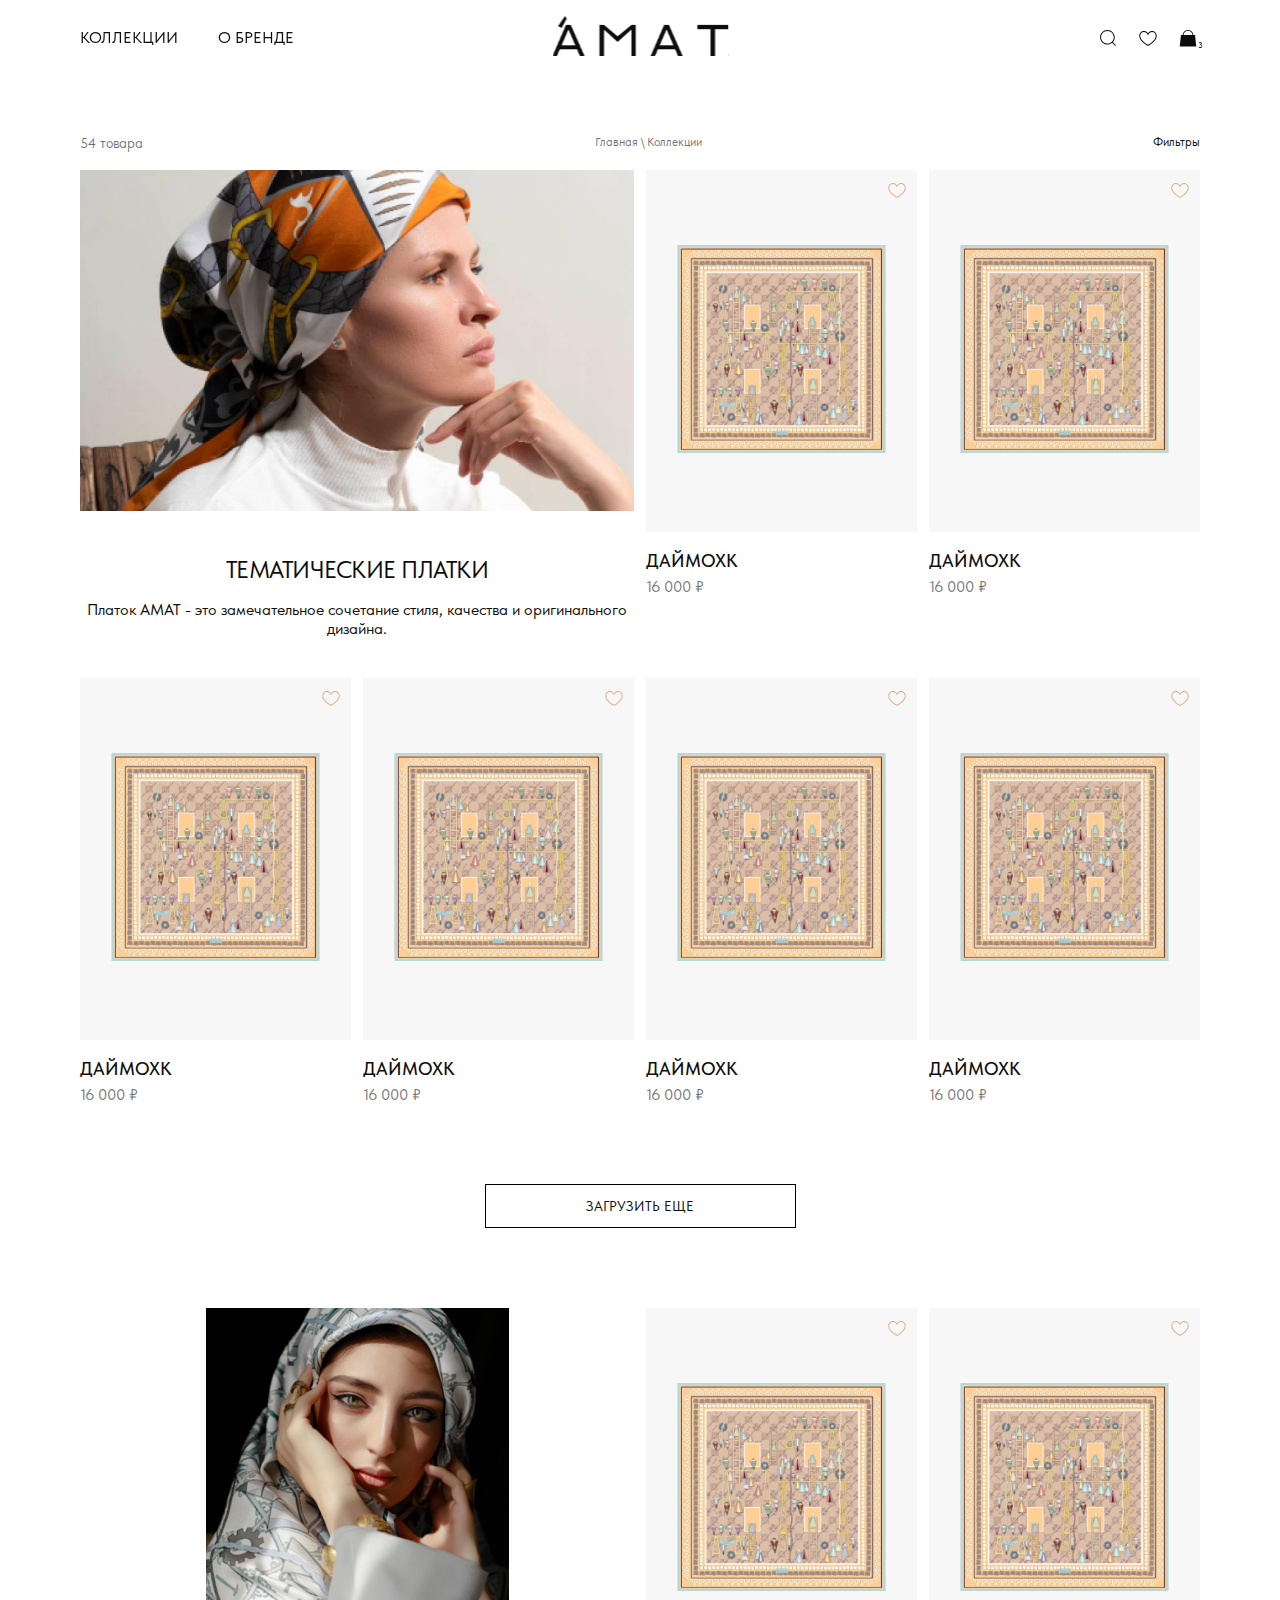
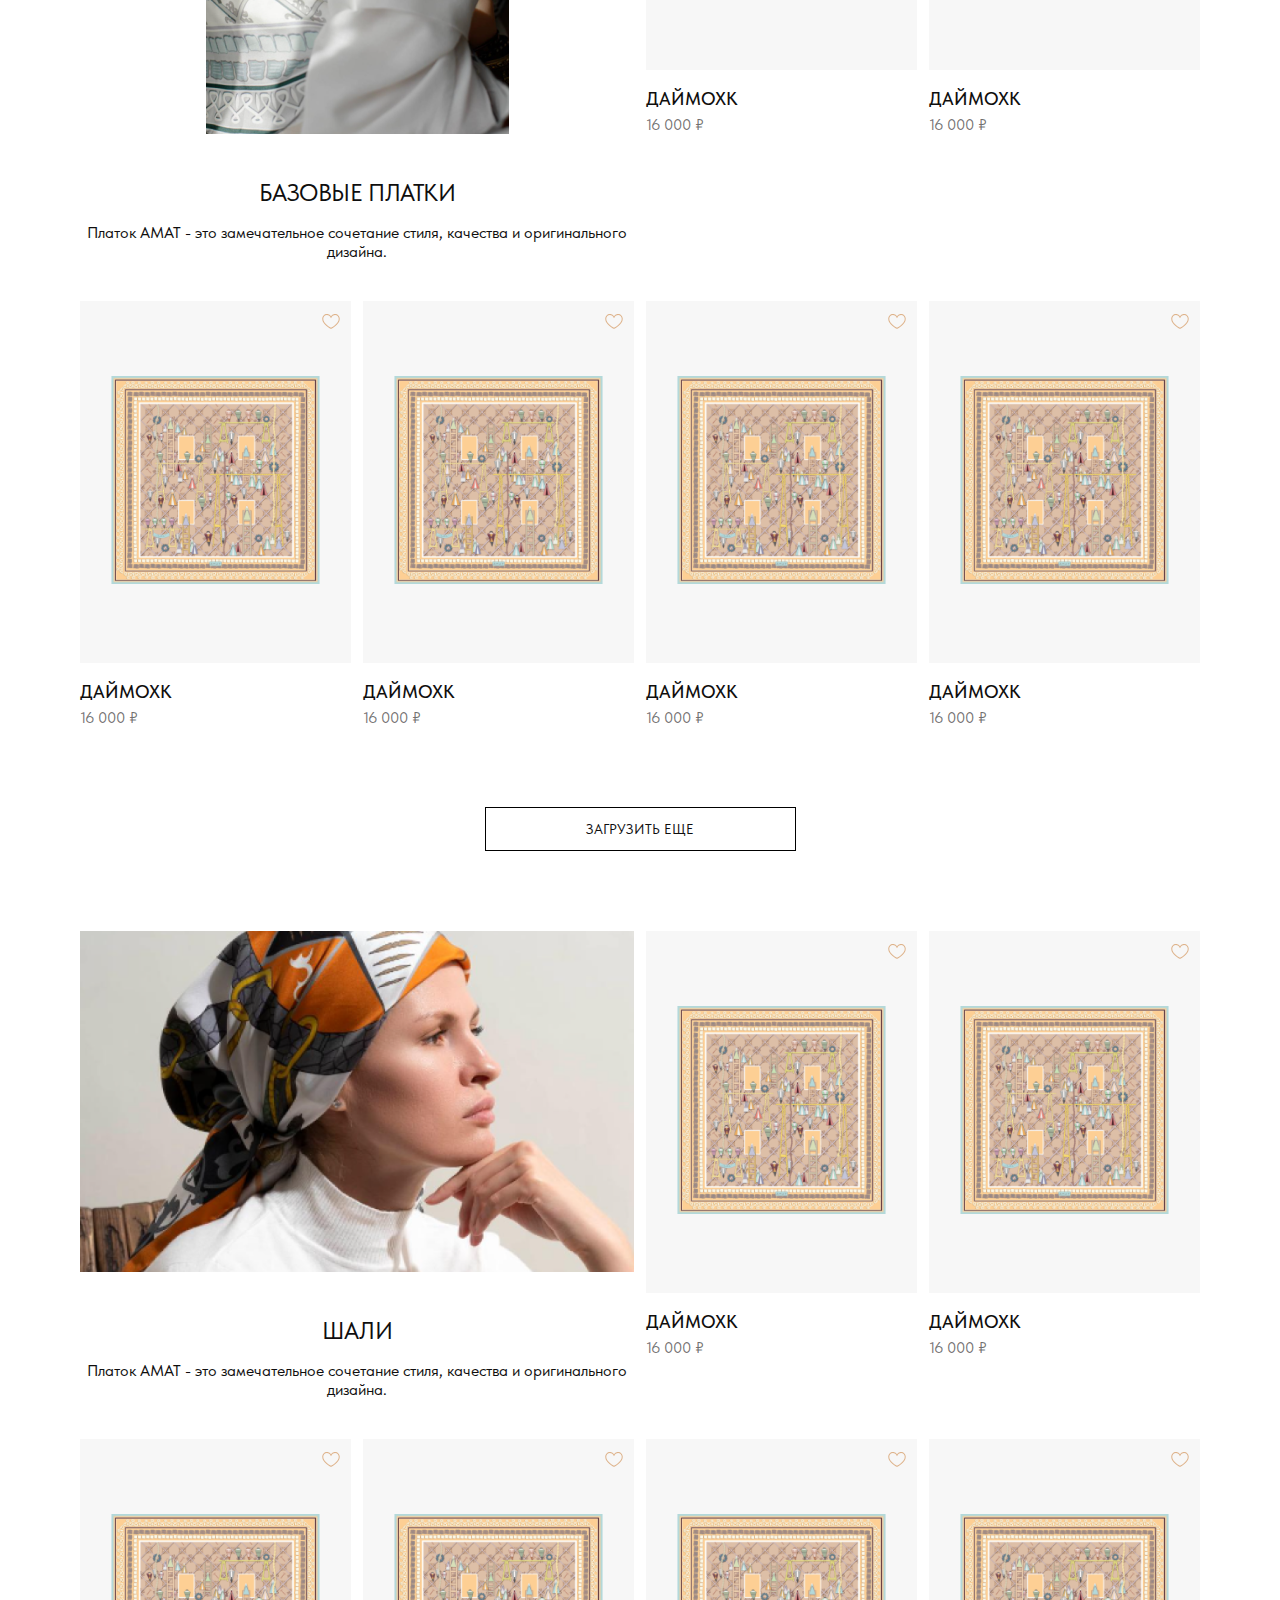
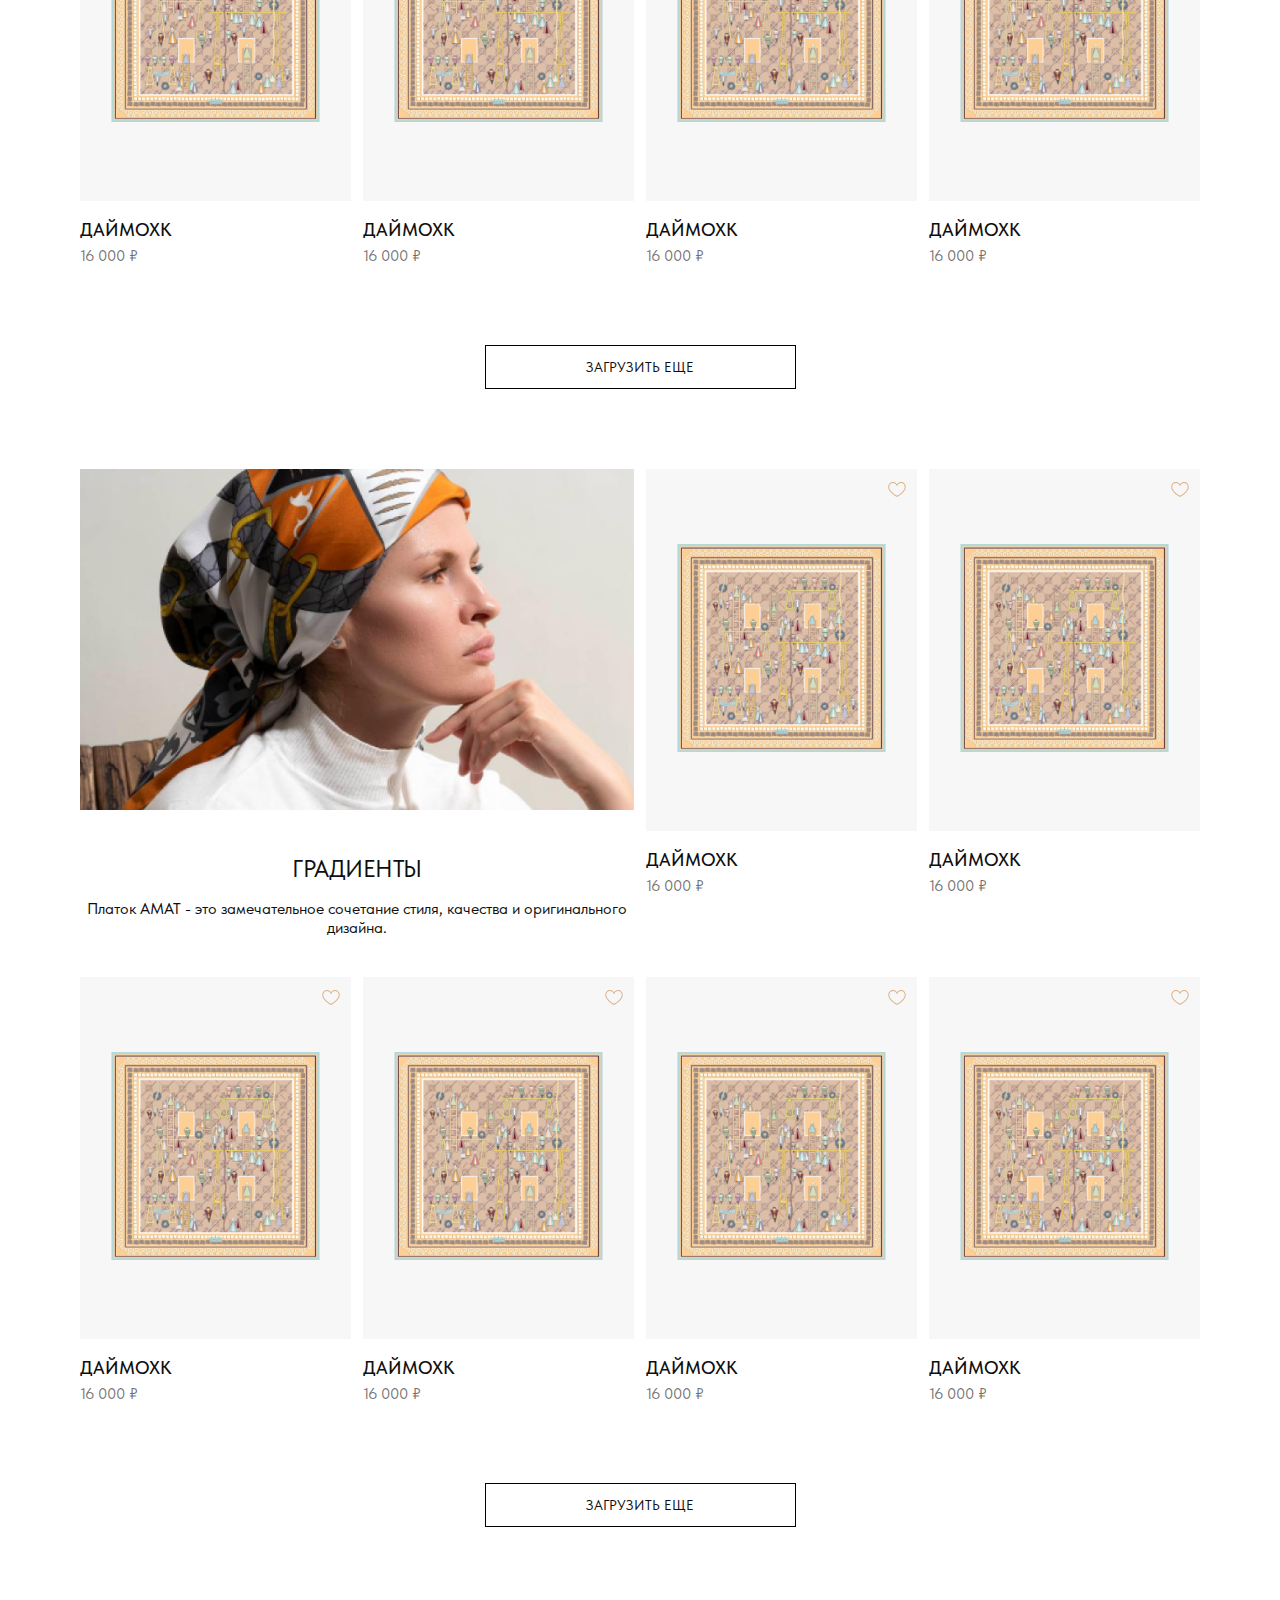
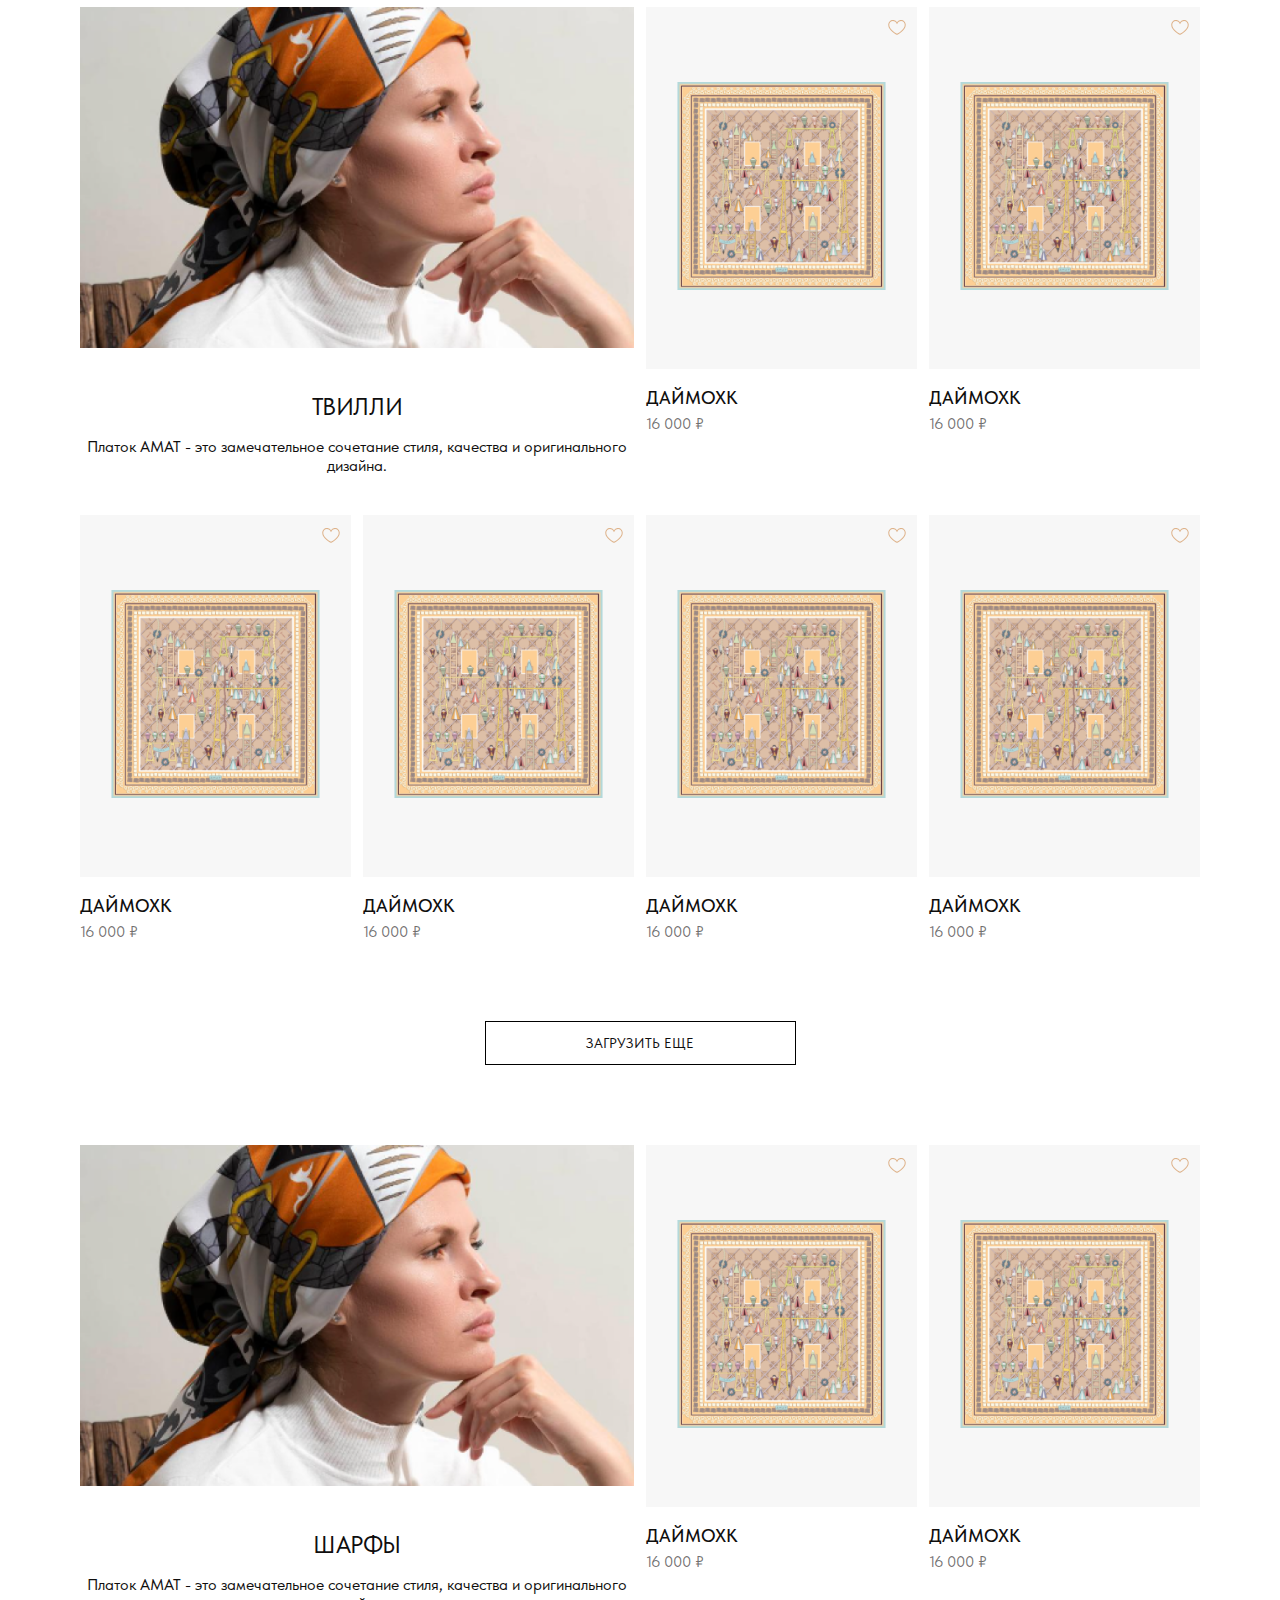
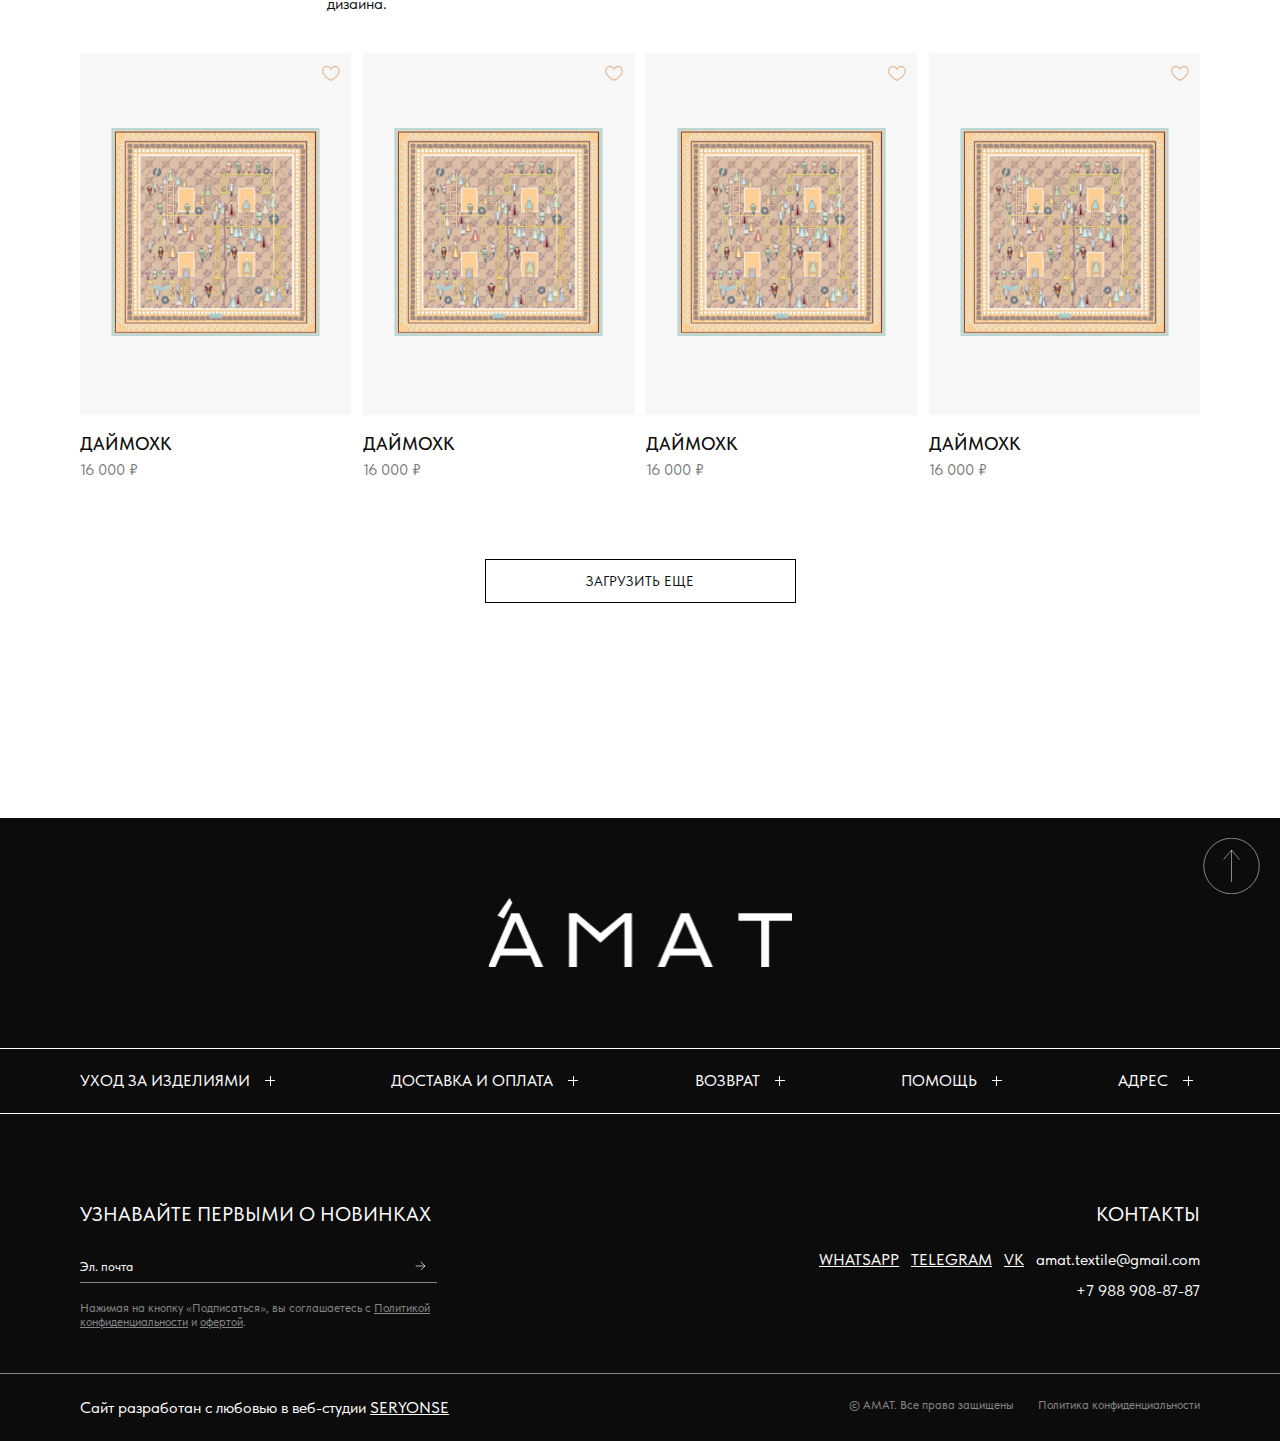
<file: category.html>
﻿<!DOCTYPE html>
<html lang="ru">
  <head>
    <meta charset="UTF-8" />
    <meta name="viewport" content="width=device-width, initial-scale=1.0" />
    <title>Каталог</title>
    <link type="image/x-icon" href="images/favicon.svg" rel="shortcut icon" />
    <link rel="stylesheet" href="styles/style.css" />
    <link rel="stylesheet" href="fonts/font/stylesheet.css" />
    <link
      rel="stylesheet"
      href="https://cdn.jsdelivr.net/npm/swiper@11/swiper-bundle.min.css"
    />
    <script src="https://cdn.jsdelivr.net/npm/swiper@11/swiper-bundle.min.js"></script>
  </head>
  <body>
    <header class="main-header animated">
      <div class="main-header__wrapper">
        <nav class="main-nav">
          <ul class="main-nav__items flex-child">
            <li class="main-nav__item main-nav__item--collections">
              <span> Коллекции </span>
            </li>
            <li class="main-nav__item" id="brand">
              <a href="aboutus.html"> О бренде </a>
            </li>
          </ul>
          <div class="logo-container">
            <a href="index.html">
              <img
                src="images/svg/logo-white.svg"
                alt="logo"
                class="logo-white"
                id="logo"
              />
              <img
                src="images/svg/logo-black.svg"
                alt="logo"
                class="logo-black"
                id="logo-white"
              />
            </a>
          </div>
          <ul class="main-nav__items flex-child">
            <li class="main-nav__item main-nav__item--icon icon-search">
              <span class="icon icon--black">
                <img
                  class="black icon--default"
                  src="images/svg/search-black.svg"
                />
              </span>
              <span class="icon icon--white">
                <img
                  class="white icon--default"
                  src="images/svg/search-white.svg"
                />
              </span>
              <span class="icon icon--gold">
                <img
                  class="gold icon--default"
                  src="images/svg/search-gold.svg"
                />
                <span class="icon-text">Поиск</span>
              </span>
            </li>
            <li class="main-nav__item main-nav__item--icon icon-favor">
              <span class="icon icon--black">
                <img
                  class="black icon--default"
                  src="images/svg/favor-black.svg"
                />
              </span>
              <span class="icon icon--white">
                <img
                  class="white icon--default"
                  src="images/svg/favor-white.svg"
                />
              </span>
              <span class="icon icon--gold">
                <img
                  class="gold icon--default"
                  src="images/svg/favor-gold.svg"
                />
                <span class="icon-text">Избранное</span>
              </span>
            </li>
            <li class="main-nav__item main-nav__item--icon icon-bag is--active">
              <span class="icon icon--black">
                <img
                  class="black icon--default"
                  src="images/svg/bag-black.svg"
                />
                <img
                  class="black icon--active"
                  src="images/svg/bag-black-active.svg"
                />
              </span>
              <span class="icon icon--white">
                <img
                  class="white icon--default"
                  src="images/svg/bag-white.svg"
                />
                <img
                  class="white icon--active"
                  src="images/svg/bag-white-active.svg"
                />
              </span>
              <span class="icon icon--gold">
                <img class="gold icon--default" src="images/svg/bag-gold.svg" />
                <span class="icon-text">Корзина</span>
              </span>
              <span class="quantity">3</span>
            </li>
            <li class="main-nav__item main-nav__item--mobile">
              <div class="hamburger">
                <span></span>
                <span></span>
                <span></span>
              </div>
            </li>
          </ul>
        </nav>
        <div class="mobile-menu">
          <nav class="mobile-nav">
            <div class="search-container">
              <form>
                <img src="images/svg/search-in.svg" class="search-in" />
                <input
                  type="text"
                  name="text"
                  class="search"
                  placeholder="Тип изделия, название..."
                />
              </form>
            </div>
            <ul class="mobile-nav__items">
              <li class="mobile-nav__item mobile-nav__item--collection">
                <span
                  >Коллекции
                  <img src="images/svg/arrow-bottom-black.svg" alt=""
                /></span>
                <div class="mobile-nav__item--submenu">
                  <ul class="collections-list">
                    <li class="collections-list__item">
                      <a href="category.html#theme-scarves"
                        >Тематические платки</a
                      >
                    </li>
                    <li class="collections-list__item">
                      <a href="category.html#base-scarves">Базовые платки</a>
                    </li>
                    <li class="collections-list__item"><a href="">Шали</a></li>
                    <li class="collections-list__item">
                      <a href="category.html#gradients">Градиенты</a>
                    </li>
                    <li class="collections-list__item">
                      <a href="category.html#twills">Твилли</a>
                    </li>
                    <li class="collections-list__item">
                      <a href="category.html#scarfs">Шарфы</a>
                    </li>
                  </ul>
                </div>
              </li>
              <li class="mobile-nav__item">
                <a href="aboutus.html">О нас</a>
              </li>
              <li class="mobile-nav__item">
                <a id="product-care-btn">Уход за изделиями</a>
              </li>
            </ul>
            <ul class="mobile-nav__items--bottom">
              <li class="mobile-nav__item">
                <p id="open-favorite-btn">Избранное</p>
                <img src="images/png/mobile-favor.png" />
              </li>
              <li class="mobile-nav__item">
                <p id="open-address">Адрес</p>
              </li>
              <li class="mobile-nav__item">
                <p id="faq">Помощь</p>
              </li>
              <li class="mobile-nav__item">
                <p id="open-contacts-btn">Контакты</p>
              </li>
            </ul>
          </nav>
        </div>
        <div class="submenu">
          <div class="submenu-wrapper">
            <ul class="collections-list">
              <li class="collections-list__item">
                <a href="category.html#theme-scarves">
                  <img src="images/png/title1.png" alt="" />
                  <h3>Тематические платки</h3>
                </a>
              </li>
              <li class="collections-list__item">
                <a href="category.html#base-scarves">
                  <img src="images/png/title2.png" alt="" />
                  <h3>базовые платки</h3>
                </a>
              </li>
              <li class="collections-list__item">
                <a href="category.html#shawls">
                  <img src="images/png/title3.png" alt="" />
                  <h3>шали</h3>
                </a>
              </li>
              <li class="collections-list__item">
                <a href="category.html#gradients">
                  <img src="images/png/title4.png" alt="" />
                  <h3>градиенты</h3>
                </a>
              </li>
              <li class="collections-list__item">
                <a href="category.html#twills">
                  <img src="images/png/title1.png" alt="" />
                  <h3>твилли</h3>
                </a>
              </li>
              <li class="collections-list__item">
                <a href="category.html#scarfs">
                  <img src="images/png/title2.png" alt="" />
                  <h3>шарфы</h3>
                </a>
              </li>
            </ul>
            <a href="category.html">
              <button class="submenu-button button">
                Посмотреть все коллекции
                <span class="arrow">
                  <img
                    class="black"
                    src="images/svg/arrow-right-black-button.svg"
                    alt=""
                  />
                  <img
                    class="gold"
                    src="images/svg/arrow-right-gold-button.svg"
                    alt=""
                  />
                </span>
              </button>
            </a>
          </div>
        </div>
      </div>
    </header>

    <main class="category-main">
      <div class="section-wrapper">
        <div class="category__subheader">
          <div class="category__product-quantity">54 товара</div>
          <div class="category__links">
            <a href="index.html">Главная</a> \
            <a href="category.html"> Коллекции </a>
          </div>
          <div class="category__filters links">
            <a href="#" id="filter-button">Фильтры</a>
          </div>
        </div>
        <div class="category__collections">
          <div class="category__main-flex">
            <div
              class="category__collection-title flex-for-title-one"
              id="theme-scarves"
            >
              <div class="category__photo-container">
                <img
                  src="images/png/title-collection.png"
                  alt="Фото Коллекции"
                />
              </div>
              <h2 class="category__title">Тематические платки</h2>
              <p class="category__description">
                Платок AMAT - это замечательное сочетание стиля, качества
                и оригинального дизайна.
              </p>
            </div>
            <div class="category-flex flex-for-title-two">
              <div class="category__product">
                <div class="category__photo-container">
                  <div class="favorite-icon-wrap">
                    <img
                      src="images/svg/favor-gold-empty.svg"
                      alt="Добавить в избранное"
                    />
                    <img
                      src="images/svg/favor-gold.svg"
                      alt="Добавить в избранное"
                    />
                  </div>
                  <img
                    src="images/png/scarves.png"
                    class="category__photo"
                    alt="Фото Коллекции"
                  />
                  <div class="category-product__swiper swiper">
                    <div class="swiper-wrapper">
                      <div class="swiper-slide">
                        <img
                          src="images/png/title1.png"
                          class="category__photo"
                          alt="Фото Коллекции"
                        />
                      </div>
                      <div class="swiper-slide">
                        <img
                          src="images/png/title2.png"
                          class="category__photo"
                          alt="Фото Коллекции"
                        />
                      </div>
                      <div class="swiper-slide">
                        <img
                          src="images/png/title3.png"
                          class="category__photo"
                          alt="Фото Коллекции"
                        />
                      </div>
                    </div>
                    <div class="swiper-button-prev">
                      <img
                        src="images/svg/arrow-left-category-swiper.svg"
                        alt=""
                      />
                    </div>
                    <div class="swiper-button-next">
                      <img
                        src="images/svg/arrow-right-category-swiper.svg"
                        alt=""
                      />
                    </div>
                  </div>
                </div>
                <a href="product.html">
                  <h5 class="category__product-title">Даймохк</h5>
                  <p class="category__product-price">16 000 ₽</p>
                </a>
              </div>
              <div class="category__product">
                <div class="category__photo-container">
                  <div class="favorite-icon-wrap">
                    <img
                      src="images/svg/favor-gold-empty.svg"
                      alt="Добавить в избранное"
                    />
                    <img
                      src="images/svg/favor-gold.svg"
                      alt="Добавить в избранное"
                    />
                  </div>
                  <img
                    src="images/png/scarves.png"
                    class="category__photo"
                    alt="Фото Коллекции"
                  />
                  <div class="category-product__swiper swiper">
                    <div class="swiper-wrapper">
                      <div class="swiper-slide">
                        <img
                          src="images/png/title1.png"
                          class="category__photo"
                          alt="Фото Коллекции"
                        />
                      </div>
                      <div class="swiper-slide">
                        <img
                          src="images/png/title2.png"
                          class="category__photo"
                          alt="Фото Коллекции"
                        />
                      </div>
                      <div class="swiper-slide">
                        <img
                          src="images/png/title3.png"
                          class="category__photo"
                          alt="Фото Коллекции"
                        />
                      </div>
                    </div>
                    <div class="swiper-button-prev">
                      <img
                        src="images/svg/arrow-left-category-swiper.svg"
                        alt=""
                      />
                    </div>
                    <div class="swiper-button-next">
                      <img
                        src="images/svg/arrow-right-category-swiper.svg"
                        alt=""
                      />
                    </div>
                  </div>
                </div>
                <a href="product.html">
                  <h5 class="category__product-title">Даймохк</h5>
                  <p class="category__product-price">16 000 ₽</p>
                </a>
              </div>
            </div>
          </div>
          <div class="category-flex">
            <div class="category__product">
              <div class="category__photo-container">
                <div class="favorite-icon-wrap">
                  <img
                    src="images/svg/favor-gold-empty.svg"
                    alt="Добавить в избранное"
                  />
                  <img
                    src="images/svg/favor-gold.svg"
                    alt="Добавить в избранное"
                  />
                </div>
                <img
                  src="images/png/scarves.png"
                  class="category__photo"
                  alt="Фото Коллекции"
                />
                <div class="category-product__swiper swiper">
                  <div class="swiper-wrapper">
                    <div class="swiper-slide">
                      <img
                        src="images/png/title1.png"
                        class="category__photo"
                        alt="Фото Коллекции"
                      />
                    </div>
                    <div class="swiper-slide">
                      <img
                        src="images/png/title2.png"
                        class="category__photo"
                        alt="Фото Коллекции"
                      />
                    </div>
                    <div class="swiper-slide">
                      <img
                        src="images/png/title3.png"
                        class="category__photo"
                        alt="Фото Коллекции"
                      />
                    </div>
                  </div>
                  <div class="swiper-button-prev">
                    <img
                      src="images/svg/arrow-left-category-swiper.svg"
                      alt=""
                    />
                  </div>
                  <div class="swiper-button-next">
                    <img
                      src="images/svg/arrow-right-category-swiper.svg"
                      alt=""
                    />
                  </div>
                </div>
              </div>
              <a href="product.html">
                <h5 class="category__product-title">Даймохк</h5>
                <p class="category__product-price">16 000 ₽</p>
              </a>
            </div>
            <div class="category__product">
              <div class="category__photo-container">
                <div class="favorite-icon-wrap">
                  <img
                    src="images/svg/favor-gold-empty.svg"
                    alt="Добавить в избранное"
                  />
                  <img
                    src="images/svg/favor-gold.svg"
                    alt="Добавить в избранное"
                  />
                </div>
                <img
                  src="images/png/scarves.png"
                  class="category__photo"
                  alt="Фото Коллекции"
                />
                <div class="category-product__swiper swiper">
                  <div class="swiper-wrapper">
                    <div class="swiper-slide">
                      <img
                        src="images/png/title1.png"
                        class="category__photo"
                        alt="Фото Коллекции"
                      />
                    </div>
                    <div class="swiper-slide">
                      <img
                        src="images/png/title2.png"
                        class="category__photo"
                        alt="Фото Коллекции"
                      />
                    </div>
                    <div class="swiper-slide">
                      <img
                        src="images/png/title3.png"
                        class="category__photo"
                        alt="Фото Коллекции"
                      />
                    </div>
                  </div>
                  <div class="swiper-button-prev">
                    <img
                      src="images/svg/arrow-left-category-swiper.svg"
                      alt=""
                    />
                  </div>
                  <div class="swiper-button-next">
                    <img
                      src="images/svg/arrow-right-category-swiper.svg"
                      alt=""
                    />
                  </div>
                </div>
              </div>
              <a href="product.html">
                <h5 class="category__product-title">Даймохк</h5>
                <p class="category__product-price">16 000 ₽</p>
              </a>
            </div>
            <div class="category__product">
              <div class="category__photo-container">
                <div class="favorite-icon-wrap">
                  <img
                    src="images/svg/favor-gold-empty.svg"
                    alt="Добавить в избранное"
                  />
                  <img
                    src="images/svg/favor-gold.svg"
                    alt="Добавить в избранное"
                  />
                </div>
                <img
                  src="images/png/scarves.png"
                  class="category__photo"
                  alt="Фото Коллекции"
                />
                <div class="category-product__swiper swiper">
                  <div class="swiper-wrapper">
                    <div class="swiper-slide">
                      <img
                        src="images/png/title1.png"
                        class="category__photo"
                        alt="Фото Коллекции"
                      />
                    </div>
                    <div class="swiper-slide">
                      <img
                        src="images/png/title2.png"
                        class="category__photo"
                        alt="Фото Коллекции"
                      />
                    </div>
                    <div class="swiper-slide">
                      <img
                        src="images/png/title3.png"
                        class="category__photo"
                        alt="Фото Коллекции"
                      />
                    </div>
                  </div>
                  <div class="swiper-button-prev">
                    <img
                      src="images/svg/arrow-left-category-swiper.svg"
                      alt=""
                    />
                  </div>
                  <div class="swiper-button-next">
                    <img
                      src="images/svg/arrow-right-category-swiper.svg"
                      alt=""
                    />
                  </div>
                </div>
              </div>
              <a href="product.html">
                <h5 class="category__product-title">Даймохк</h5>
                <p class="category__product-price">16 000 ₽</p>
              </a>
            </div>
            <div class="category__product">
              <div class="category__photo-container">
                <div class="favorite-icon-wrap">
                  <img
                    src="images/svg/favor-gold-empty.svg"
                    alt="Добавить в избранное"
                  />
                  <img
                    src="images/svg/favor-gold.svg"
                    alt="Добавить в избранное"
                  />
                </div>
                <img
                  src="images/png/scarves.png"
                  class="category__photo"
                  alt="Фото Коллекции"
                />
                <div class="category-product__swiper swiper">
                  <div class="swiper-wrapper">
                    <div class="swiper-slide">
                      <img
                        src="images/png/title1.png"
                        class="category__photo"
                        alt="Фото Коллекции"
                      />
                    </div>
                    <div class="swiper-slide">
                      <img
                        src="images/png/title2.png"
                        class="category__photo"
                        alt="Фото Коллекции"
                      />
                    </div>
                    <div class="swiper-slide">
                      <img
                        src="images/png/title3.png"
                        class="category__photo"
                        alt="Фото Коллекции"
                      />
                    </div>
                  </div>
                  <div class="swiper-button-prev">
                    <img
                      src="images/svg/arrow-left-category-swiper.svg"
                      alt=""
                    />
                  </div>
                  <div class="swiper-button-next">
                    <img
                      src="images/svg/arrow-right-category-swiper.svg"
                      alt=""
                    />
                  </div>
                </div>
              </div>
              <a href="product.html">
                <h5 class="category__product-title">Даймохк</h5>
                <p class="category__product-price">16 000 ₽</p>
              </a>
            </div>
          </div>
          <div class="category__button">Загрузить еще</div>
        </div>
        <div class="category__collections">
          <div class="category__main-flex">
            <div
              class="category__collection-title flex-for-title-one"
              id="base-scarves"
            >
              <div class="category__photo-container">
                <img src="images/png/title3.png" alt="Фото Коллекции" />
              </div>
              <h2 class="category__title">Базовые платки</h2>
              <p class="category__description">
                Платок AMAT - это замечательное сочетание стиля, качества
                и оригинального дизайна.
              </p>
            </div>
            <div class="category-flex flex-for-title-two">
              <div class="category__product">
                <div class="category__photo-container">
                  <div class="favorite-icon-wrap">
                    <img
                      src="images/svg/favor-gold-empty.svg"
                      alt="Добавить в избранное"
                    />
                    <img
                      src="images/svg/favor-gold.svg"
                      alt="Добавить в избранное"
                    />
                  </div>
                  <img
                    src="images/png/scarves.png"
                    class="category__photo"
                    alt="Фото Коллекции"
                  />
                  <div class="category-product__swiper swiper">
                    <div class="swiper-wrapper">
                      <div class="swiper-slide">
                        <img
                          src="images/png/title1.png"
                          class="category__photo"
                          alt="Фото Коллекции"
                        />
                      </div>
                      <div class="swiper-slide">
                        <img
                          src="images/png/title2.png"
                          class="category__photo"
                          alt="Фото Коллекции"
                        />
                      </div>
                      <div class="swiper-slide">
                        <img
                          src="images/png/title3.png"
                          class="category__photo"
                          alt="Фото Коллекции"
                        />
                      </div>
                    </div>
                    <div class="swiper-button-prev">
                      <img
                        src="images/svg/arrow-left-category-swiper.svg"
                        alt=""
                      />
                    </div>
                    <div class="swiper-button-next">
                      <img
                        src="images/svg/arrow-right-category-swiper.svg"
                        alt=""
                      />
                    </div>
                  </div>
                </div>
                <a href="product.html">
                  <h5 class="category__product-title">Даймохк</h5>
                  <p class="category__product-price">16 000 ₽</p>
                </a>
              </div>
              <div class="category__product">
                <div class="category__photo-container">
                  <div class="favorite-icon-wrap">
                    <img
                      src="images/svg/favor-gold-empty.svg"
                      alt="Добавить в избранное"
                    />
                    <img
                      src="images/svg/favor-gold.svg"
                      alt="Добавить в избранное"
                    />
                  </div>
                  <img
                    src="images/png/scarves.png"
                    class="category__photo"
                    alt="Фото Коллекции"
                  />
                  <div class="category-product__swiper swiper">
                    <div class="swiper-wrapper">
                      <div class="swiper-slide">
                        <img
                          src="images/png/title1.png"
                          class="category__photo"
                          alt="Фото Коллекции"
                        />
                      </div>
                      <div class="swiper-slide">
                        <img
                          src="images/png/title2.png"
                          class="category__photo"
                          alt="Фото Коллекции"
                        />
                      </div>
                      <div class="swiper-slide">
                        <img
                          src="images/png/title3.png"
                          class="category__photo"
                          alt="Фото Коллекции"
                        />
                      </div>
                    </div>
                    <div class="swiper-button-prev">
                      <img
                        src="images/svg/arrow-left-category-swiper.svg"
                        alt=""
                      />
                    </div>
                    <div class="swiper-button-next">
                      <img
                        src="images/svg/arrow-right-category-swiper.svg"
                        alt=""
                      />
                    </div>
                  </div>
                </div>
                <a href="product.html">
                  <h5 class="category__product-title">Даймохк</h5>
                  <p class="category__product-price">16 000 ₽</p>
                </a>
              </div>
            </div>
          </div>
          <div class="category-flex">
            <div class="category__product">
              <div class="category__photo-container">
                <div class="favorite-icon-wrap">
                  <img
                    src="images/svg/favor-gold-empty.svg"
                    alt="Добавить в избранное"
                  />
                  <img
                    src="images/svg/favor-gold.svg"
                    alt="Добавить в избранное"
                  />
                </div>
                <img
                  src="images/png/scarves.png"
                  class="category__photo"
                  alt="Фото Коллекции"
                />
                <div class="category-product__swiper swiper">
                  <div class="swiper-wrapper">
                    <div class="swiper-slide">
                      <img
                        src="images/png/title1.png"
                        class="category__photo"
                        alt="Фото Коллекции"
                      />
                    </div>
                    <div class="swiper-slide">
                      <img
                        src="images/png/title2.png"
                        class="category__photo"
                        alt="Фото Коллекции"
                      />
                    </div>
                    <div class="swiper-slide">
                      <img
                        src="images/png/title3.png"
                        class="category__photo"
                        alt="Фото Коллекции"
                      />
                    </div>
                  </div>
                  <div class="swiper-button-prev">
                    <img
                      src="images/svg/arrow-left-category-swiper.svg"
                      alt=""
                    />
                  </div>
                  <div class="swiper-button-next">
                    <img
                      src="images/svg/arrow-right-category-swiper.svg"
                      alt=""
                    />
                  </div>
                </div>
              </div>
              <a href="product.html">
                <h5 class="category__product-title">Даймохк</h5>
                <p class="category__product-price">16 000 ₽</p>
              </a>
            </div>
            <div class="category__product">
              <div class="category__photo-container">
                <div class="favorite-icon-wrap">
                  <img
                    src="images/svg/favor-gold-empty.svg"
                    alt="Добавить в избранное"
                  />
                  <img
                    src="images/svg/favor-gold.svg"
                    alt="Добавить в избранное"
                  />
                </div>
                <img
                  src="images/png/scarves.png"
                  class="category__photo"
                  alt="Фото Коллекции"
                />
                <div class="category-product__swiper swiper">
                  <div class="swiper-wrapper">
                    <div class="swiper-slide">
                      <img
                        src="images/png/title1.png"
                        class="category__photo"
                        alt="Фото Коллекции"
                      />
                    </div>
                    <div class="swiper-slide">
                      <img
                        src="images/png/title2.png"
                        class="category__photo"
                        alt="Фото Коллекции"
                      />
                    </div>
                    <div class="swiper-slide">
                      <img
                        src="images/png/title3.png"
                        class="category__photo"
                        alt="Фото Коллекции"
                      />
                    </div>
                  </div>
                  <div class="swiper-button-prev">
                    <img
                      src="images/svg/arrow-left-category-swiper.svg"
                      alt=""
                    />
                  </div>
                  <div class="swiper-button-next">
                    <img
                      src="images/svg/arrow-right-category-swiper.svg"
                      alt=""
                    />
                  </div>
                </div>
              </div>
              <a href="product.html">
                <h5 class="category__product-title">Даймохк</h5>
                <p class="category__product-price">16 000 ₽</p>
              </a>
            </div>
            <div class="category__product">
              <div class="category__photo-container">
                <div class="favorite-icon-wrap">
                  <img
                    src="images/svg/favor-gold-empty.svg"
                    alt="Добавить в избранное"
                  />
                  <img
                    src="images/svg/favor-gold.svg"
                    alt="Добавить в избранное"
                  />
                </div>
                <img
                  src="images/png/scarves.png"
                  class="category__photo"
                  alt="Фото Коллекции"
                />
                <div class="category-product__swiper swiper">
                  <div class="swiper-wrapper">
                    <div class="swiper-slide">
                      <img
                        src="images/png/title1.png"
                        class="category__photo"
                        alt="Фото Коллекции"
                      />
                    </div>
                    <div class="swiper-slide">
                      <img
                        src="images/png/title2.png"
                        class="category__photo"
                        alt="Фото Коллекции"
                      />
                    </div>
                    <div class="swiper-slide">
                      <img
                        src="images/png/title3.png"
                        class="category__photo"
                        alt="Фото Коллекции"
                      />
                    </div>
                  </div>
                  <div class="swiper-button-prev">
                    <img
                      src="images/svg/arrow-left-category-swiper.svg"
                      alt=""
                    />
                  </div>
                  <div class="swiper-button-next">
                    <img
                      src="images/svg/arrow-right-category-swiper.svg"
                      alt=""
                    />
                  </div>
                </div>
              </div>
              <a href="product.html">
                <h5 class="category__product-title">Даймохк</h5>
                <p class="category__product-price">16 000 ₽</p>
              </a>
            </div>
            <div class="category__product">
              <div class="category__photo-container">
                <div class="favorite-icon-wrap">
                  <img
                    src="images/svg/favor-gold-empty.svg"
                    alt="Добавить в избранное"
                  />
                  <img
                    src="images/svg/favor-gold.svg"
                    alt="Добавить в избранное"
                  />
                </div>
                <img
                  src="images/png/scarves.png"
                  class="category__photo"
                  alt="Фото Коллекции"
                />
                <div class="category-product__swiper swiper">
                  <div class="swiper-wrapper">
                    <div class="swiper-slide">
                      <img
                        src="images/png/title1.png"
                        class="category__photo"
                        alt="Фото Коллекции"
                      />
                    </div>
                    <div class="swiper-slide">
                      <img
                        src="images/png/title2.png"
                        class="category__photo"
                        alt="Фото Коллекции"
                      />
                    </div>
                    <div class="swiper-slide">
                      <img
                        src="images/png/title3.png"
                        class="category__photo"
                        alt="Фото Коллекции"
                      />
                    </div>
                  </div>
                  <div class="swiper-button-prev">
                    <img
                      src="images/svg/arrow-left-category-swiper.svg"
                      alt=""
                    />
                  </div>
                  <div class="swiper-button-next">
                    <img
                      src="images/svg/arrow-right-category-swiper.svg"
                      alt=""
                    />
                  </div>
                </div>
              </div>
              <a href="product.html">
                <h5 class="category__product-title">Даймохк</h5>
                <p class="category__product-price">16 000 ₽</p>
              </a>
            </div>
          </div>
          <div class="category__button">Загрузить еще</div>
        </div>
        <div class="category__collections">
          <div class="category__main-flex">
            <div
              class="category__collection-title flex-for-title-one"
              id="shawls"
            >
              <div class="category__photo-container">
                <img
                  src="images/png/title-collection.png"
                  alt="Фото Коллекции"
                />
              </div>
              <h2 class="category__title">Шали</h2>
              <p class="category__description">
                Платок AMAT - это замечательное сочетание стиля, качества
                и оригинального дизайна.
              </p>
            </div>
            <div class="category-flex flex-for-title-two">
              <div class="category__product">
                <div class="category__photo-container">
                  <div class="favorite-icon-wrap">
                    <img
                      src="images/svg/favor-gold-empty.svg"
                      alt="Добавить в избранное"
                    />
                    <img
                      src="images/svg/favor-gold.svg"
                      alt="Добавить в избранное"
                    />
                  </div>
                  <img
                    src="images/png/scarves.png"
                    class="category__photo"
                    alt="Фото Коллекции"
                  />
                  <div class="category-product__swiper swiper">
                    <div class="swiper-wrapper">
                      <div class="swiper-slide">
                        <img
                          src="images/png/title1.png"
                          class="category__photo"
                          alt="Фото Коллекции"
                        />
                      </div>
                      <div class="swiper-slide">
                        <img
                          src="images/png/title2.png"
                          class="category__photo"
                          alt="Фото Коллекции"
                        />
                      </div>
                      <div class="swiper-slide">
                        <img
                          src="images/png/title3.png"
                          class="category__photo"
                          alt="Фото Коллекции"
                        />
                      </div>
                    </div>
                    <div class="swiper-button-prev">
                      <img
                        src="images/svg/arrow-left-category-swiper.svg"
                        alt=""
                      />
                    </div>
                    <div class="swiper-button-next">
                      <img
                        src="images/svg/arrow-right-category-swiper.svg"
                        alt=""
                      />
                    </div>
                  </div>
                </div>
                <a href="product.html">
                  <h5 class="category__product-title">Даймохк</h5>
                  <p class="category__product-price">16 000 ₽</p>
                </a>
              </div>
              <div class="category__product">
                <div class="category__photo-container">
                  <div class="favorite-icon-wrap">
                    <img
                      src="images/svg/favor-gold-empty.svg"
                      alt="Добавить в избранное"
                    />
                    <img
                      src="images/svg/favor-gold.svg"
                      alt="Добавить в избранное"
                    />
                  </div>
                  <img
                    src="images/png/scarves.png"
                    class="category__photo"
                    alt="Фото Коллекции"
                  />
                  <div class="category-product__swiper swiper">
                    <div class="swiper-wrapper">
                      <div class="swiper-slide">
                        <img
                          src="images/png/title1.png"
                          class="category__photo"
                          alt="Фото Коллекции"
                        />
                      </div>
                      <div class="swiper-slide">
                        <img
                          src="images/png/title2.png"
                          class="category__photo"
                          alt="Фото Коллекции"
                        />
                      </div>
                      <div class="swiper-slide">
                        <img
                          src="images/png/title3.png"
                          class="category__photo"
                          alt="Фото Коллекции"
                        />
                      </div>
                    </div>
                    <div class="swiper-button-prev">
                      <img
                        src="images/svg/arrow-left-category-swiper.svg"
                        alt=""
                      />
                    </div>
                    <div class="swiper-button-next">
                      <img
                        src="images/svg/arrow-right-category-swiper.svg"
                        alt=""
                      />
                    </div>
                  </div>
                </div>
                <a href="product.html">
                  <h5 class="category__product-title">Даймохк</h5>
                  <p class="category__product-price">16 000 ₽</p>
                </a>
              </div>
            </div>
          </div>
          <div class="category-flex">
            <div class="category__product">
              <div class="category__photo-container">
                <div class="favorite-icon-wrap">
                  <img
                    src="images/svg/favor-gold-empty.svg"
                    alt="Добавить в избранное"
                  />
                  <img
                    src="images/svg/favor-gold.svg"
                    alt="Добавить в избранное"
                  />
                </div>
                <img
                  src="images/png/scarves.png"
                  class="category__photo"
                  alt="Фото Коллекции"
                />
                <div class="category-product__swiper swiper">
                  <div class="swiper-wrapper">
                    <div class="swiper-slide">
                      <img
                        src="images/png/title1.png"
                        class="category__photo"
                        alt="Фото Коллекции"
                      />
                    </div>
                    <div class="swiper-slide">
                      <img
                        src="images/png/title2.png"
                        class="category__photo"
                        alt="Фото Коллекции"
                      />
                    </div>
                    <div class="swiper-slide">
                      <img
                        src="images/png/title3.png"
                        class="category__photo"
                        alt="Фото Коллекции"
                      />
                    </div>
                  </div>
                  <div class="swiper-button-prev">
                    <img
                      src="images/svg/arrow-left-category-swiper.svg"
                      alt=""
                    />
                  </div>
                  <div class="swiper-button-next">
                    <img
                      src="images/svg/arrow-right-category-swiper.svg"
                      alt=""
                    />
                  </div>
                </div>
              </div>
              <a href="product.html">
                <h5 class="category__product-title">Даймохк</h5>
                <p class="category__product-price">16 000 ₽</p>
              </a>
            </div>
            <div class="category__product">
              <div class="category__photo-container">
                <div class="favorite-icon-wrap">
                  <img
                    src="images/svg/favor-gold-empty.svg"
                    alt="Добавить в избранное"
                  />
                  <img
                    src="images/svg/favor-gold.svg"
                    alt="Добавить в избранное"
                  />
                </div>
                <img
                  src="images/png/scarves.png"
                  class="category__photo"
                  alt="Фото Коллекции"
                />
                <div class="category-product__swiper swiper">
                  <div class="swiper-wrapper">
                    <div class="swiper-slide">
                      <img
                        src="images/png/title1.png"
                        class="category__photo"
                        alt="Фото Коллекции"
                      />
                    </div>
                    <div class="swiper-slide">
                      <img
                        src="images/png/title2.png"
                        class="category__photo"
                        alt="Фото Коллекции"
                      />
                    </div>
                    <div class="swiper-slide">
                      <img
                        src="images/png/title3.png"
                        class="category__photo"
                        alt="Фото Коллекции"
                      />
                    </div>
                  </div>
                  <div class="swiper-button-prev">
                    <img
                      src="images/svg/arrow-left-category-swiper.svg"
                      alt=""
                    />
                  </div>
                  <div class="swiper-button-next">
                    <img
                      src="images/svg/arrow-right-category-swiper.svg"
                      alt=""
                    />
                  </div>
                </div>
              </div>
              <a href="product.html">
                <h5 class="category__product-title">Даймохк</h5>
                <p class="category__product-price">16 000 ₽</p>
              </a>
            </div>
            <div class="category__product">
              <div class="category__photo-container">
                <div class="favorite-icon-wrap">
                  <img
                    src="images/svg/favor-gold-empty.svg"
                    alt="Добавить в избранное"
                  />
                  <img
                    src="images/svg/favor-gold.svg"
                    alt="Добавить в избранное"
                  />
                </div>
                <img
                  src="images/png/scarves.png"
                  class="category__photo"
                  alt="Фото Коллекции"
                />
                <div class="category-product__swiper swiper">
                  <div class="swiper-wrapper">
                    <div class="swiper-slide">
                      <img
                        src="images/png/title1.png"
                        class="category__photo"
                        alt="Фото Коллекции"
                      />
                    </div>
                    <div class="swiper-slide">
                      <img
                        src="images/png/title2.png"
                        class="category__photo"
                        alt="Фото Коллекции"
                      />
                    </div>
                    <div class="swiper-slide">
                      <img
                        src="images/png/title3.png"
                        class="category__photo"
                        alt="Фото Коллекции"
                      />
                    </div>
                  </div>
                  <div class="swiper-button-prev">
                    <img
                      src="images/svg/arrow-left-category-swiper.svg"
                      alt=""
                    />
                  </div>
                  <div class="swiper-button-next">
                    <img
                      src="images/svg/arrow-right-category-swiper.svg"
                      alt=""
                    />
                  </div>
                </div>
              </div>
              <a href="product.html">
                <h5 class="category__product-title">Даймохк</h5>
                <p class="category__product-price">16 000 ₽</p>
              </a>
            </div>
            <div class="category__product">
              <div class="category__photo-container">
                <div class="favorite-icon-wrap">
                  <img
                    src="images/svg/favor-gold-empty.svg"
                    alt="Добавить в избранное"
                  />
                  <img
                    src="images/svg/favor-gold.svg"
                    alt="Добавить в избранное"
                  />
                </div>
                <img
                  src="images/png/scarves.png"
                  class="category__photo"
                  alt="Фото Коллекции"
                />
                <div class="category-product__swiper swiper">
                  <div class="swiper-wrapper">
                    <div class="swiper-slide">
                      <img
                        src="images/png/title1.png"
                        class="category__photo"
                        alt="Фото Коллекции"
                      />
                    </div>
                    <div class="swiper-slide">
                      <img
                        src="images/png/title2.png"
                        class="category__photo"
                        alt="Фото Коллекции"
                      />
                    </div>
                    <div class="swiper-slide">
                      <img
                        src="images/png/title3.png"
                        class="category__photo"
                        alt="Фото Коллекции"
                      />
                    </div>
                  </div>
                  <div class="swiper-button-prev">
                    <img
                      src="images/svg/arrow-left-category-swiper.svg"
                      alt=""
                    />
                  </div>
                  <div class="swiper-button-next">
                    <img
                      src="images/svg/arrow-right-category-swiper.svg"
                      alt=""
                    />
                  </div>
                </div>
              </div>
              <a href="product.html">
                <h5 class="category__product-title">Даймохк</h5>
                <p class="category__product-price">16 000 ₽</p>
              </a>
            </div>
          </div>
          <div class="category__button">Загрузить еще</div>
        </div>
        <div class="category__collections">
          <div class="category__main-flex">
            <div
              class="category__collection-title flex-for-title-one"
              id="gradients"
            >
              <div class="category__photo-container">
                <img
                  src="images/png/title-collection.png"
                  alt="Фото Коллекции"
                />
              </div>
              <h2 class="category__title">Градиенты</h2>
              <p class="category__description">
                Платок AMAT - это замечательное сочетание стиля, качества
                и оригинального дизайна.
              </p>
            </div>
            <div class="category-flex flex-for-title-two">
              <div class="category__product">
                <div class="category__photo-container">
                  <div class="favorite-icon-wrap">
                    <img
                      src="images/svg/favor-gold-empty.svg"
                      alt="Добавить в избранное"
                    />
                    <img
                      src="images/svg/favor-gold.svg"
                      alt="Добавить в избранное"
                    />
                  </div>
                  <img
                    src="images/png/scarves.png"
                    class="category__photo"
                    alt="Фото Коллекции"
                  />
                  <div class="category-product__swiper swiper">
                    <div class="swiper-wrapper">
                      <div class="swiper-slide">
                        <img
                          src="images/png/title1.png"
                          class="category__photo"
                          alt="Фото Коллекции"
                        />
                      </div>
                      <div class="swiper-slide">
                        <img
                          src="images/png/title2.png"
                          class="category__photo"
                          alt="Фото Коллекции"
                        />
                      </div>
                      <div class="swiper-slide">
                        <img
                          src="images/png/title3.png"
                          class="category__photo"
                          alt="Фото Коллекции"
                        />
                      </div>
                    </div>
                    <div class="swiper-button-prev">
                      <img
                        src="images/svg/arrow-left-category-swiper.svg"
                        alt=""
                      />
                    </div>
                    <div class="swiper-button-next">
                      <img
                        src="images/svg/arrow-right-category-swiper.svg"
                        alt=""
                      />
                    </div>
                  </div>
                </div>
                <a href="product.html">
                  <h5 class="category__product-title">Даймохк</h5>
                  <p class="category__product-price">16 000 ₽</p>
                </a>
              </div>
              <div class="category__product">
                <div class="category__photo-container">
                  <div class="favorite-icon-wrap">
                    <img
                      src="images/svg/favor-gold-empty.svg"
                      alt="Добавить в избранное"
                    />
                    <img
                      src="images/svg/favor-gold.svg"
                      alt="Добавить в избранное"
                    />
                  </div>
                  <img
                    src="images/png/scarves.png"
                    class="category__photo"
                    alt="Фото Коллекции"
                  />
                  <div class="category-product__swiper swiper">
                    <div class="swiper-wrapper">
                      <div class="swiper-slide">
                        <img
                          src="images/png/title1.png"
                          class="category__photo"
                          alt="Фото Коллекции"
                        />
                      </div>
                      <div class="swiper-slide">
                        <img
                          src="images/png/title2.png"
                          class="category__photo"
                          alt="Фото Коллекции"
                        />
                      </div>
                      <div class="swiper-slide">
                        <img
                          src="images/png/title3.png"
                          class="category__photo"
                          alt="Фото Коллекции"
                        />
                      </div>
                    </div>
                    <div class="swiper-button-prev">
                      <img
                        src="images/svg/arrow-left-category-swiper.svg"
                        alt=""
                      />
                    </div>
                    <div class="swiper-button-next">
                      <img
                        src="images/svg/arrow-right-category-swiper.svg"
                        alt=""
                      />
                    </div>
                  </div>
                </div>
                <a href="product.html">
                  <h5 class="category__product-title">Даймохк</h5>
                  <p class="category__product-price">16 000 ₽</p>
                </a>
              </div>
            </div>
          </div>
          <div class="category-flex">
            <div class="category__product">
              <div class="category__photo-container">
                <div class="favorite-icon-wrap">
                  <img
                    src="images/svg/favor-gold-empty.svg"
                    alt="Добавить в избранное"
                  />
                  <img
                    src="images/svg/favor-gold.svg"
                    alt="Добавить в избранное"
                  />
                </div>
                <img
                  src="images/png/scarves.png"
                  class="category__photo"
                  alt="Фото Коллекции"
                />
                <div class="category-product__swiper swiper">
                  <div class="swiper-wrapper">
                    <div class="swiper-slide">
                      <img
                        src="images/png/title1.png"
                        class="category__photo"
                        alt="Фото Коллекции"
                      />
                    </div>
                    <div class="swiper-slide">
                      <img
                        src="images/png/title2.png"
                        class="category__photo"
                        alt="Фото Коллекции"
                      />
                    </div>
                    <div class="swiper-slide">
                      <img
                        src="images/png/title3.png"
                        class="category__photo"
                        alt="Фото Коллекции"
                      />
                    </div>
                  </div>
                  <div class="swiper-button-prev">
                    <img
                      src="images/svg/arrow-left-category-swiper.svg"
                      alt=""
                    />
                  </div>
                  <div class="swiper-button-next">
                    <img
                      src="images/svg/arrow-right-category-swiper.svg"
                      alt=""
                    />
                  </div>
                </div>
              </div>
              <a href="product.html">
                <h5 class="category__product-title">Даймохк</h5>
                <p class="category__product-price">16 000 ₽</p>
              </a>
            </div>
            <div class="category__product">
              <div class="category__photo-container">
                <div class="favorite-icon-wrap">
                  <img
                    src="images/svg/favor-gold-empty.svg"
                    alt="Добавить в избранное"
                  />
                  <img
                    src="images/svg/favor-gold.svg"
                    alt="Добавить в избранное"
                  />
                </div>
                <img
                  src="images/png/scarves.png"
                  class="category__photo"
                  alt="Фото Коллекции"
                />
                <div class="category-product__swiper swiper">
                  <div class="swiper-wrapper">
                    <div class="swiper-slide">
                      <img
                        src="images/png/title1.png"
                        class="category__photo"
                        alt="Фото Коллекции"
                      />
                    </div>
                    <div class="swiper-slide">
                      <img
                        src="images/png/title2.png"
                        class="category__photo"
                        alt="Фото Коллекции"
                      />
                    </div>
                    <div class="swiper-slide">
                      <img
                        src="images/png/title3.png"
                        class="category__photo"
                        alt="Фото Коллекции"
                      />
                    </div>
                  </div>
                  <div class="swiper-button-prev">
                    <img
                      src="images/svg/arrow-left-category-swiper.svg"
                      alt=""
                    />
                  </div>
                  <div class="swiper-button-next">
                    <img
                      src="images/svg/arrow-right-category-swiper.svg"
                      alt=""
                    />
                  </div>
                </div>
              </div>
              <a href="product.html">
                <h5 class="category__product-title">Даймохк</h5>
                <p class="category__product-price">16 000 ₽</p>
              </a>
            </div>
            <div class="category__product">
              <div class="category__photo-container">
                <div class="favorite-icon-wrap">
                  <img
                    src="images/svg/favor-gold-empty.svg"
                    alt="Добавить в избранное"
                  />
                  <img
                    src="images/svg/favor-gold.svg"
                    alt="Добавить в избранное"
                  />
                </div>
                <img
                  src="images/png/scarves.png"
                  class="category__photo"
                  alt="Фото Коллекции"
                />
                <div class="category-product__swiper swiper">
                  <div class="swiper-wrapper">
                    <div class="swiper-slide">
                      <img
                        src="images/png/title1.png"
                        class="category__photo"
                        alt="Фото Коллекции"
                      />
                    </div>
                    <div class="swiper-slide">
                      <img
                        src="images/png/title2.png"
                        class="category__photo"
                        alt="Фото Коллекции"
                      />
                    </div>
                    <div class="swiper-slide">
                      <img
                        src="images/png/title3.png"
                        class="category__photo"
                        alt="Фото Коллекции"
                      />
                    </div>
                  </div>
                  <div class="swiper-button-prev">
                    <img
                      src="images/svg/arrow-left-category-swiper.svg"
                      alt=""
                    />
                  </div>
                  <div class="swiper-button-next">
                    <img
                      src="images/svg/arrow-right-category-swiper.svg"
                      alt=""
                    />
                  </div>
                </div>
              </div>
              <a href="product.html">
                <h5 class="category__product-title">Даймохк</h5>
                <p class="category__product-price">16 000 ₽</p>
              </a>
            </div>
            <div class="category__product">
              <div class="category__photo-container">
                <div class="favorite-icon-wrap">
                  <img
                    src="images/svg/favor-gold-empty.svg"
                    alt="Добавить в избранное"
                  />
                  <img
                    src="images/svg/favor-gold.svg"
                    alt="Добавить в избранное"
                  />
                </div>
                <img
                  src="images/png/scarves.png"
                  class="category__photo"
                  alt="Фото Коллекции"
                />
                <div class="category-product__swiper swiper">
                  <div class="swiper-wrapper">
                    <div class="swiper-slide">
                      <img
                        src="images/png/title1.png"
                        class="category__photo"
                        alt="Фото Коллекции"
                      />
                    </div>
                    <div class="swiper-slide">
                      <img
                        src="images/png/title2.png"
                        class="category__photo"
                        alt="Фото Коллекции"
                      />
                    </div>
                    <div class="swiper-slide">
                      <img
                        src="images/png/title3.png"
                        class="category__photo"
                        alt="Фото Коллекции"
                      />
                    </div>
                  </div>
                  <div class="swiper-button-prev">
                    <img
                      src="images/svg/arrow-left-category-swiper.svg"
                      alt=""
                    />
                  </div>
                  <div class="swiper-button-next">
                    <img
                      src="images/svg/arrow-right-category-swiper.svg"
                      alt=""
                    />
                  </div>
                </div>
              </div>
              <a href="product.html">
                <h5 class="category__product-title">Даймохк</h5>
                <p class="category__product-price">16 000 ₽</p>
              </a>
            </div>
          </div>
          <div class="category__button">Загрузить еще</div>
        </div>
        <div class="category__collections">
          <div class="category__main-flex">
            <div
              class="category__collection-title flex-for-title-one"
              id="twills"
            >
              <div class="category__photo-container">
                <img
                  src="images/png/title-collection.png"
                  alt="Фото Коллекции"
                />
              </div>
              <h2 class="category__title">Твилли</h2>
              <p class="category__description">
                Платок AMAT - это замечательное сочетание стиля, качества
                и оригинального дизайна.
              </p>
            </div>
            <div class="category-flex flex-for-title-two">
              <div class="category__product">
                <div class="category__photo-container">
                  <div class="favorite-icon-wrap">
                    <img
                      src="images/svg/favor-gold-empty.svg"
                      alt="Добавить в избранное"
                    />
                    <img
                      src="images/svg/favor-gold.svg"
                      alt="Добавить в избранное"
                    />
                  </div>
                  <img
                    src="images/png/scarves.png"
                    class="category__photo"
                    alt="Фото Коллекции"
                  />
                  <div class="category-product__swiper swiper">
                    <div class="swiper-wrapper">
                      <div class="swiper-slide">
                        <img
                          src="images/png/title1.png"
                          class="category__photo"
                          alt="Фото Коллекции"
                        />
                      </div>
                      <div class="swiper-slide">
                        <img
                          src="images/png/title2.png"
                          class="category__photo"
                          alt="Фото Коллекции"
                        />
                      </div>
                      <div class="swiper-slide">
                        <img
                          src="images/png/title3.png"
                          class="category__photo"
                          alt="Фото Коллекции"
                        />
                      </div>
                    </div>
                    <div class="swiper-button-prev">
                      <img
                        src="images/svg/arrow-left-category-swiper.svg"
                        alt=""
                      />
                    </div>
                    <div class="swiper-button-next">
                      <img
                        src="images/svg/arrow-right-category-swiper.svg"
                        alt=""
                      />
                    </div>
                  </div>
                </div>
                <a href="product.html">
                  <h5 class="category__product-title">Даймохк</h5>
                  <p class="category__product-price">16 000 ₽</p>
                </a>
              </div>
              <div class="category__product">
                <div class="category__photo-container">
                  <div class="favorite-icon-wrap">
                    <img
                      src="images/svg/favor-gold-empty.svg"
                      alt="Добавить в избранное"
                    />
                    <img
                      src="images/svg/favor-gold.svg"
                      alt="Добавить в избранное"
                    />
                  </div>
                  <img
                    src="images/png/scarves.png"
                    class="category__photo"
                    alt="Фото Коллекции"
                  />
                  <div class="category-product__swiper swiper">
                    <div class="swiper-wrapper">
                      <div class="swiper-slide">
                        <img
                          src="images/png/title1.png"
                          class="category__photo"
                          alt="Фото Коллекции"
                        />
                      </div>
                      <div class="swiper-slide">
                        <img
                          src="images/png/title2.png"
                          class="category__photo"
                          alt="Фото Коллекции"
                        />
                      </div>
                      <div class="swiper-slide">
                        <img
                          src="images/png/title3.png"
                          class="category__photo"
                          alt="Фото Коллекции"
                        />
                      </div>
                    </div>
                    <div class="swiper-button-prev">
                      <img
                        src="images/svg/arrow-left-category-swiper.svg"
                        alt=""
                      />
                    </div>
                    <div class="swiper-button-next">
                      <img
                        src="images/svg/arrow-right-category-swiper.svg"
                        alt=""
                      />
                    </div>
                  </div>
                </div>
                <a href="product.html">
                  <h5 class="category__product-title">Даймохк</h5>
                  <p class="category__product-price">16 000 ₽</p>
                </a>
              </div>
            </div>
          </div>
          <div class="category-flex">
            <div class="category__product">
              <div class="category__photo-container">
                <div class="favorite-icon-wrap">
                  <img
                    src="images/svg/favor-gold-empty.svg"
                    alt="Добавить в избранное"
                  />
                  <img
                    src="images/svg/favor-gold.svg"
                    alt="Добавить в избранное"
                  />
                </div>
                <img
                  src="images/png/scarves.png"
                  class="category__photo"
                  alt="Фото Коллекции"
                />
                <div class="category-product__swiper swiper">
                  <div class="swiper-wrapper">
                    <div class="swiper-slide">
                      <img
                        src="images/png/title1.png"
                        class="category__photo"
                        alt="Фото Коллекции"
                      />
                    </div>
                    <div class="swiper-slide">
                      <img
                        src="images/png/title2.png"
                        class="category__photo"
                        alt="Фото Коллекции"
                      />
                    </div>
                    <div class="swiper-slide">
                      <img
                        src="images/png/title3.png"
                        class="category__photo"
                        alt="Фото Коллекции"
                      />
                    </div>
                  </div>
                  <div class="swiper-button-prev">
                    <img
                      src="images/svg/arrow-left-category-swiper.svg"
                      alt=""
                    />
                  </div>
                  <div class="swiper-button-next">
                    <img
                      src="images/svg/arrow-right-category-swiper.svg"
                      alt=""
                    />
                  </div>
                </div>
              </div>
              <a href="product.html">
                <h5 class="category__product-title">Даймохк</h5>
                <p class="category__product-price">16 000 ₽</p>
              </a>
            </div>
            <div class="category__product">
              <div class="category__photo-container">
                <div class="favorite-icon-wrap">
                  <img
                    src="images/svg/favor-gold-empty.svg"
                    alt="Добавить в избранное"
                  />
                  <img
                    src="images/svg/favor-gold.svg"
                    alt="Добавить в избранное"
                  />
                </div>
                <img
                  src="images/png/scarves.png"
                  class="category__photo"
                  alt="Фото Коллекции"
                />
                <div class="category-product__swiper swiper">
                  <div class="swiper-wrapper">
                    <div class="swiper-slide">
                      <img
                        src="images/png/title1.png"
                        class="category__photo"
                        alt="Фото Коллекции"
                      />
                    </div>
                    <div class="swiper-slide">
                      <img
                        src="images/png/title2.png"
                        class="category__photo"
                        alt="Фото Коллекции"
                      />
                    </div>
                    <div class="swiper-slide">
                      <img
                        src="images/png/title3.png"
                        class="category__photo"
                        alt="Фото Коллекции"
                      />
                    </div>
                  </div>
                  <div class="swiper-button-prev">
                    <img
                      src="images/svg/arrow-left-category-swiper.svg"
                      alt=""
                    />
                  </div>
                  <div class="swiper-button-next">
                    <img
                      src="images/svg/arrow-right-category-swiper.svg"
                      alt=""
                    />
                  </div>
                </div>
              </div>
              <a href="product.html">
                <h5 class="category__product-title">Даймохк</h5>
                <p class="category__product-price">16 000 ₽</p>
              </a>
            </div>
            <div class="category__product">
              <div class="category__photo-container">
                <div class="favorite-icon-wrap">
                  <img
                    src="images/svg/favor-gold-empty.svg"
                    alt="Добавить в избранное"
                  />
                  <img
                    src="images/svg/favor-gold.svg"
                    alt="Добавить в избранное"
                  />
                </div>
                <img
                  src="images/png/scarves.png"
                  class="category__photo"
                  alt="Фото Коллекции"
                />
                <div class="category-product__swiper swiper">
                  <div class="swiper-wrapper">
                    <div class="swiper-slide">
                      <img
                        src="images/png/title1.png"
                        class="category__photo"
                        alt="Фото Коллекции"
                      />
                    </div>
                    <div class="swiper-slide">
                      <img
                        src="images/png/title2.png"
                        class="category__photo"
                        alt="Фото Коллекции"
                      />
                    </div>
                    <div class="swiper-slide">
                      <img
                        src="images/png/title3.png"
                        class="category__photo"
                        alt="Фото Коллекции"
                      />
                    </div>
                  </div>
                  <div class="swiper-button-prev">
                    <img
                      src="images/svg/arrow-left-category-swiper.svg"
                      alt=""
                    />
                  </div>
                  <div class="swiper-button-next">
                    <img
                      src="images/svg/arrow-right-category-swiper.svg"
                      alt=""
                    />
                  </div>
                </div>
              </div>
              <a href="product.html">
                <h5 class="category__product-title">Даймохк</h5>
                <p class="category__product-price">16 000 ₽</p>
              </a>
            </div>
            <div class="category__product">
              <div class="category__photo-container">
                <div class="favorite-icon-wrap">
                  <img
                    src="images/svg/favor-gold-empty.svg"
                    alt="Добавить в избранное"
                  />
                  <img
                    src="images/svg/favor-gold.svg"
                    alt="Добавить в избранное"
                  />
                </div>
                <img
                  src="images/png/scarves.png"
                  class="category__photo"
                  alt="Фото Коллекции"
                />
                <div class="category-product__swiper swiper">
                  <div class="swiper-wrapper">
                    <div class="swiper-slide">
                      <img
                        src="images/png/title1.png"
                        class="category__photo"
                        alt="Фото Коллекции"
                      />
                    </div>
                    <div class="swiper-slide">
                      <img
                        src="images/png/title2.png"
                        class="category__photo"
                        alt="Фото Коллекции"
                      />
                    </div>
                    <div class="swiper-slide">
                      <img
                        src="images/png/title3.png"
                        class="category__photo"
                        alt="Фото Коллекции"
                      />
                    </div>
                  </div>
                  <div class="swiper-button-prev">
                    <img
                      src="images/svg/arrow-left-category-swiper.svg"
                      alt=""
                    />
                  </div>
                  <div class="swiper-button-next">
                    <img
                      src="images/svg/arrow-right-category-swiper.svg"
                      alt=""
                    />
                  </div>
                </div>
              </div>
              <a href="product.html">
                <h5 class="category__product-title">Даймохк</h5>
                <p class="category__product-price">16 000 ₽</p>
              </a>
            </div>
          </div>
          <div class="category__button">Загрузить еще</div>
        </div>
        <div class="category__collections">
          <div class="category__main-flex">
            <div
              class="category__collection-title flex-for-title-one"
              id="scarfs"
            >
              <div class="category__photo-container">
                <img
                  src="images/png/title-collection.png"
                  alt="Фото Коллекции"
                />
              </div>
              <h2 class="category__title">Шарфы</h2>
              <p class="category__description">
                Платок AMAT - это замечательное сочетание стиля, качества
                и оригинального дизайна.
              </p>
            </div>
            <div class="category-flex flex-for-title-two">
              <div class="category__product">
                <div class="category__photo-container">
                  <div class="favorite-icon-wrap">
                    <img
                      src="images/svg/favor-gold-empty.svg"
                      alt="Добавить в избранное"
                    />
                    <img
                      src="images/svg/favor-gold.svg"
                      alt="Добавить в избранное"
                    />
                  </div>
                  <img
                    src="images/png/scarves.png"
                    class="category__photo"
                    alt="Фото Коллекции"
                  />
                  <div class="category-product__swiper swiper">
                    <div class="swiper-wrapper">
                      <div class="swiper-slide">
                        <img
                          src="images/png/title1.png"
                          class="category__photo"
                          alt="Фото Коллекции"
                        />
                      </div>
                      <div class="swiper-slide">
                        <img
                          src="images/png/title2.png"
                          class="category__photo"
                          alt="Фото Коллекции"
                        />
                      </div>
                      <div class="swiper-slide">
                        <img
                          src="images/png/title3.png"
                          class="category__photo"
                          alt="Фото Коллекции"
                        />
                      </div>
                    </div>
                    <div class="swiper-button-prev">
                      <img
                        src="images/svg/arrow-left-category-swiper.svg"
                        alt=""
                      />
                    </div>
                    <div class="swiper-button-next">
                      <img
                        src="images/svg/arrow-right-category-swiper.svg"
                        alt=""
                      />
                    </div>
                  </div>
                </div>
                <a href="product.html">
                  <h5 class="category__product-title">Даймохк</h5>
                  <p class="category__product-price">16 000 ₽</p>
                </a>
              </div>
              <div class="category__product">
                <div class="category__photo-container">
                  <div class="favorite-icon-wrap">
                    <img
                      src="images/svg/favor-gold-empty.svg"
                      alt="Добавить в избранное"
                    />
                    <img
                      src="images/svg/favor-gold.svg"
                      alt="Добавить в избранное"
                    />
                  </div>
                  <img
                    src="images/png/scarves.png"
                    class="category__photo"
                    alt="Фото Коллекции"
                  />
                  <div class="category-product__swiper swiper">
                    <div class="swiper-wrapper">
                      <div class="swiper-slide">
                        <img
                          src="images/png/title1.png"
                          class="category__photo"
                          alt="Фото Коллекции"
                        />
                      </div>
                      <div class="swiper-slide">
                        <img
                          src="images/png/title2.png"
                          class="category__photo"
                          alt="Фото Коллекции"
                        />
                      </div>
                      <div class="swiper-slide">
                        <img
                          src="images/png/title3.png"
                          class="category__photo"
                          alt="Фото Коллекции"
                        />
                      </div>
                    </div>
                    <div class="swiper-button-prev">
                      <img
                        src="images/svg/arrow-left-category-swiper.svg"
                        alt=""
                      />
                    </div>
                    <div class="swiper-button-next">
                      <img
                        src="images/svg/arrow-right-category-swiper.svg"
                        alt=""
                      />
                    </div>
                  </div>
                </div>
                <a href="product.html">
                  <h5 class="category__product-title">Даймохк</h5>
                  <p class="category__product-price">16 000 ₽</p>
                </a>
              </div>
            </div>
          </div>
          <div class="category-flex">
            <div class="category__product">
              <div class="category__photo-container">
                <div class="favorite-icon-wrap">
                  <img
                    src="images/svg/favor-gold-empty.svg"
                    alt="Добавить в избранное"
                  />
                  <img
                    src="images/svg/favor-gold.svg"
                    alt="Добавить в избранное"
                  />
                </div>
                <img
                  src="images/png/scarves.png"
                  class="category__photo"
                  alt="Фото Коллекции"
                />
                <div class="category-product__swiper swiper">
                  <div class="swiper-wrapper">
                    <div class="swiper-slide">
                      <img
                        src="images/png/title1.png"
                        class="category__photo"
                        alt="Фото Коллекции"
                      />
                    </div>
                    <div class="swiper-slide">
                      <img
                        src="images/png/title2.png"
                        class="category__photo"
                        alt="Фото Коллекции"
                      />
                    </div>
                    <div class="swiper-slide">
                      <img
                        src="images/png/title3.png"
                        class="category__photo"
                        alt="Фото Коллекции"
                      />
                    </div>
                  </div>
                  <div class="swiper-button-prev">
                    <img
                      src="images/svg/arrow-left-category-swiper.svg"
                      alt=""
                    />
                  </div>
                  <div class="swiper-button-next">
                    <img
                      src="images/svg/arrow-right-category-swiper.svg"
                      alt=""
                    />
                  </div>
                </div>
              </div>
              <a href="product.html">
                <h5 class="category__product-title">Даймохк</h5>
                <p class="category__product-price">16 000 ₽</p>
              </a>
            </div>
            <div class="category__product">
              <div class="category__photo-container">
                <div class="favorite-icon-wrap">
                  <img
                    src="images/svg/favor-gold-empty.svg"
                    alt="Добавить в избранное"
                  />
                  <img
                    src="images/svg/favor-gold.svg"
                    alt="Добавить в избранное"
                  />
                </div>
                <img
                  src="images/png/scarves.png"
                  class="category__photo"
                  alt="Фото Коллекции"
                />
                <div class="category-product__swiper swiper">
                  <div class="swiper-wrapper">
                    <div class="swiper-slide">
                      <img
                        src="images/png/title1.png"
                        class="category__photo"
                        alt="Фото Коллекции"
                      />
                    </div>
                    <div class="swiper-slide">
                      <img
                        src="images/png/title2.png"
                        class="category__photo"
                        alt="Фото Коллекции"
                      />
                    </div>
                    <div class="swiper-slide">
                      <img
                        src="images/png/title3.png"
                        class="category__photo"
                        alt="Фото Коллекции"
                      />
                    </div>
                  </div>
                  <div class="swiper-button-prev">
                    <img
                      src="images/svg/arrow-left-category-swiper.svg"
                      alt=""
                    />
                  </div>
                  <div class="swiper-button-next">
                    <img
                      src="images/svg/arrow-right-category-swiper.svg"
                      alt=""
                    />
                  </div>
                </div>
              </div>
              <a href="product.html">
                <h5 class="category__product-title">Даймохк</h5>
                <p class="category__product-price">16 000 ₽</p>
              </a>
            </div>
            <div class="category__product">
              <div class="category__photo-container">
                <div class="favorite-icon-wrap">
                  <img
                    src="images/svg/favor-gold-empty.svg"
                    alt="Добавить в избранное"
                  />
                  <img
                    src="images/svg/favor-gold.svg"
                    alt="Добавить в избранное"
                  />
                </div>
                <img
                  src="images/png/scarves.png"
                  class="category__photo"
                  alt="Фото Коллекции"
                />
                <div class="category-product__swiper swiper">
                  <div class="swiper-wrapper">
                    <div class="swiper-slide">
                      <img
                        src="images/png/title1.png"
                        class="category__photo"
                        alt="Фото Коллекции"
                      />
                    </div>
                    <div class="swiper-slide">
                      <img
                        src="images/png/title2.png"
                        class="category__photo"
                        alt="Фото Коллекции"
                      />
                    </div>
                    <div class="swiper-slide">
                      <img
                        src="images/png/title3.png"
                        class="category__photo"
                        alt="Фото Коллекции"
                      />
                    </div>
                  </div>
                  <div class="swiper-button-prev">
                    <img
                      src="images/svg/arrow-left-category-swiper.svg"
                      alt=""
                    />
                  </div>
                  <div class="swiper-button-next">
                    <img
                      src="images/svg/arrow-right-category-swiper.svg"
                      alt=""
                    />
                  </div>
                </div>
              </div>
              <a href="product.html">
                <h5 class="category__product-title">Даймохк</h5>
                <p class="category__product-price">16 000 ₽</p>
              </a>
            </div>
            <div class="category__product">
              <div class="category__photo-container">
                <div class="favorite-icon-wrap">
                  <img
                    src="images/svg/favor-gold-empty.svg"
                    alt="Добавить в избранное"
                  />
                  <img
                    src="images/svg/favor-gold.svg"
                    alt="Добавить в избранное"
                  />
                </div>
                <img
                  src="images/png/scarves.png"
                  class="category__photo"
                  alt="Фото Коллекции"
                />
                <div class="category-product__swiper swiper">
                  <div class="swiper-wrapper">
                    <div class="swiper-slide">
                      <img
                        src="images/png/title1.png"
                        class="category__photo"
                        alt="Фото Коллекции"
                      />
                    </div>
                    <div class="swiper-slide">
                      <img
                        src="images/png/title2.png"
                        class="category__photo"
                        alt="Фото Коллекции"
                      />
                    </div>
                    <div class="swiper-slide">
                      <img
                        src="images/png/title3.png"
                        class="category__photo"
                        alt="Фото Коллекции"
                      />
                    </div>
                  </div>
                  <div class="swiper-button-prev">
                    <img
                      src="images/svg/arrow-left-category-swiper.svg"
                      alt=""
                    />
                  </div>
                  <div class="swiper-button-next">
                    <img
                      src="images/svg/arrow-right-category-swiper.svg"
                      alt=""
                    />
                  </div>
                </div>
              </div>
              <a href="product.html">
                <h5 class="category__product-title">Даймохк</h5>
                <p class="category__product-price">16 000 ₽</p>
              </a>
            </div>
          </div>
          <div class="category__button">Загрузить еще</div>
        </div>
      </div>
    </main>

    <!-- Фильтр, модальное окно-->
    <div class="modal modal-filter" id="modal-filter">
      <div class="modal-header">
        <div class="modal-header__button">
          <span></span>
          <span></span>
        </div>
      </div>

      <div class="modal-content">
        <div class="modal-content__wrapper">
          <div class="modal-filter__accordion accordion">
            <div class="accordion-item material">
              <div class="accordion-header">
                <h3 class="accordion-title is--active">
                  материал <span>(1)</span>
                </h3>
                <div class="accordion-button accordion-button--gray">
                  <span></span>
                  <span></span>
                </div>
              </div>
              <div class="accordion-description">
                <div class="accordion-description__body">
                  <p class="option material__option is--active">Шёлк</p>
                  <p class="option material__option">Шёлк/Твил</p>
                  <p class="option material__option">Хлопок/Шёлк</p>
                </div>
              </div>
            </div>
            <div class="accordion-item product-type">
              <div class="accordion-header">
                <h3 class="accordion-title">Тип изделия <span>(1)</span></h3>
                <div class="accordion-button accordion-button--gray">
                  <span></span>
                  <span></span>
                </div>
              </div>
              <div class="accordion-description">
                <div class="accordion-description__body">
                  <p class="option product-type__option">Платок</p>
                  <p class="option product-type__option">Шаль</p>
                  <p class="option product-type__option">Твилли</p>
                </div>
              </div>
            </div>
            <div class="accordion-item color">
              <div class="accordion-header">
                <h3 class="accordion-title">Цвет <span>(1)</span></h3>
                <div class="accordion-button accordion-button--gray">
                  <span></span>
                  <span></span>
                </div>
              </div>
              <div class="accordion-description">
                <div class="accordion-description__body">
                  <p class="option color__option">
                    Бежевый <span style="background-color: #f9c481"></span>
                  </p>
                  <p class="option color__option">
                    Небежевый
                    <span style="background-color: #f9c481"></span>
                  </p>
                  <p class="option color__option">
                    Фуксия <span style="background-color: #f9c481"></span>
                  </p>
                  <p class="option color__option">
                    Изумрудный
                    <span style="background-color: #f9c481"></span>
                  </p>
                </div>
              </div>
            </div>
            <div class="accordion-item size">
              <div class="accordion-header">
                <h3 class="accordion-title">размер <span>(1)</span></h3>
                <div class="accordion-button accordion-button--gray">
                  <span></span>
                  <span></span>
                </div>
              </div>
              <div class="accordion-description">
                <div class="accordion-description__body">
                  <p class="option size__option">65*65</p>
                  <p class="option size__option">90*90</p>
                  <p class="option size__option">135*135</p>
                </div>
              </div>
            </div>
            <div class="accordion-item sort">
              <div class="accordion-header">
                <h3 class="accordion-title">сортировка</h3>
                <div class="accordion-button accordion-button--gray">
                  <span></span>
                  <span></span>
                </div>
              </div>
              <div class="accordion-description">
                <div class="accordion-description__body">
                  <ul class="sort-items">
                    <li class="sort-item is--active">По популярности</li>
                    <li class="sort-item">По возрастанию цены</li>
                    <li class="sort-item">По убыванию цены</li>
                    <li class="sort-item">По новинкам</li>
                  </ul>
                </div>
              </div>
            </div>
          </div>
        </div>
      </div>

      <div class="modal-bottom">
        <button class="modal-bottom__button button button--black">
          Показать результаты
        </button>
        <!--Кнопка на случай, если нет соответствующих фильтру товаров-->
        <button class="modal-bottom__button button button--black" disabled>
          Ничего не найдено
        </button>

        <button class="modal-bottom__button button button--white">
          Сбросить
        </button>
      </div>
    </div>

    <!-- Поиск, модальное окно -->
    <div class="modal modal-search" id="modal-search">
      <div class="modal-header">
        <h3 class="modal-header__title">Поиск</h3>
        <div class="modal-header__button">
          <span></span>
          <span></span>
        </div>
      </div>

      <div class="modal-content">
        <div class="modal-content__wrapper">
          <form class="modal-search__container">
            <input type="search" class="modal-search__input" value="" />
            <input type="text" class="modal-search__reset" value="Очистить" />
            <div class="modal-search__button-wrap modal-bottom">
              <div class="modal-search__button button button--white">Найти</div>
            </div>
          </form>

          <!--Этот блок для пустого окошка, показывает, какие запросы были сделаны ранее-->
          <div class="last-results">
            <p class="last-results__title">Вы искали:</p>
            <div class="last-results__item">
              <p>платок</p>
              <img
                src="images/svg/delete-last-item.svg"
                alt="Удалить элемент"
              />
              <div class="last-result__delete">
                <span></span>
                <span></span>
              </div>
            </div>
            <div class="last-results__item">
              <p>шаль</p>
              <img
                src="images/svg/delete-last-item.svg"
                alt="Удалить элемент"
              />
              <div class="last-result__delete">
                <span></span>
                <span></span>
              </div>
            </div>
          </div>

          <!--Блок, когда по запросу не найдено результатов-->
          <div class="modal-search__not-found">
            <p class="modal-search__not-found-text">
              Мы ничего не нашли по запросу "<span>владыа</span>"
            </p>
            <p class="modal-search__not-found-text">
              Попробуйте изменить запрос.
            </p>
            <h5 class="modal__heading">Вам может быть интересно</h5>
          </div>

          <!-- Строка показывает, сколько найдено товаров, далее товары-->
          <p class="modal-search__text">
            Найдено 13 товаров по запросу «платок»
          </p>

          <div class="modal-search__result">
            <div class="category-flex">
              <div class="category__product">
                <div class="category__photo-container">
                  <div class="favorite-icon-wrap">
                    <img
                      src="images/svg/favor-gold-empty.svg"
                      alt="Добавить в избранное"
                    />
                    <img
                      src="images/svg/favor-gold.svg"
                      alt="Добавить в избранное"
                    />
                  </div>
                  <img
                    src="images/png/scarves.png"
                    class="category__photo"
                    alt="Фото Коллекции"
                  />
                  <div class="category-product__swiper swiper">
                    <div class="swiper-wrapper">
                      <div class="swiper-slide">
                        <img
                          src="images/png/title1.png"
                          class="category__photo"
                          alt="Фото Коллекции"
                        />
                      </div>
                      <div class="swiper-slide">
                        <img
                          src="images/png/title2.png"
                          class="category__photo"
                          alt="Фото Коллекции"
                        />
                      </div>
                      <div class="swiper-slide">
                        <img
                          src="images/png/title3.png"
                          class="category__photo"
                          alt="Фото Коллекции"
                        />
                      </div>
                    </div>
                    <div class="swiper-button-prev">
                      <img
                        src="images/svg/arrow-left-category-swiper.svg"
                        alt=""
                      />
                    </div>
                    <div class="swiper-button-next">
                      <img
                        src="images/svg/arrow-right-category-swiper.svg"
                        alt=""
                      />
                    </div>
                  </div>
                </div>
                <a href="product.html">
                  <h5 class="category__product-title">Даймохк</h5>
                  <p class="category__product-price">16 000 ₽</p>
                </a>
              </div>
              <div class="category__product">
                <div class="category__photo-container">
                  <div class="favorite-icon-wrap">
                    <img
                      src="images/svg/favor-gold-empty.svg"
                      alt="Добавить в избранное"
                    />
                    <img
                      src="images/svg/favor-gold.svg"
                      alt="Добавить в избранное"
                    />
                  </div>
                  <img
                    src="images/png/scarves.png"
                    class="category__photo"
                    alt="Фото Коллекции"
                  />
                  <div class="category-product__swiper swiper">
                    <div class="swiper-wrapper">
                      <div class="swiper-slide">
                        <img
                          src="images/png/title1.png"
                          class="category__photo"
                          alt="Фото Коллекции"
                        />
                      </div>
                      <div class="swiper-slide">
                        <img
                          src="images/png/title2.png"
                          class="category__photo"
                          alt="Фото Коллекции"
                        />
                      </div>
                      <div class="swiper-slide">
                        <img
                          src="images/png/title3.png"
                          class="category__photo"
                          alt="Фото Коллекции"
                        />
                      </div>
                    </div>
                    <div class="swiper-button-prev">
                      <img
                        src="images/svg/arrow-left-category-swiper.svg"
                        alt=""
                      />
                    </div>
                    <div class="swiper-button-next">
                      <img
                        src="images/svg/arrow-right-category-swiper.svg"
                        alt=""
                      />
                    </div>
                  </div>
                </div>
                <a href="product.html">
                  <h5 class="category__product-title">Даймохк</h5>
                  <p class="category__product-price">16 000 ₽</p>
                </a>
              </div>
              <div class="category__product">
                <div class="category__photo-container">
                  <div class="favorite-icon-wrap">
                    <img
                      src="images/svg/favor-gold-empty.svg"
                      alt="Добавить в избранное"
                    />
                    <img
                      src="images/svg/favor-gold.svg"
                      alt="Добавить в избранное"
                    />
                  </div>
                  <img
                    src="images/png/scarves.png"
                    class="category__photo"
                    alt="Фото Коллекции"
                  />
                  <div class="category-product__swiper swiper">
                    <div class="swiper-wrapper">
                      <div class="swiper-slide">
                        <img
                          src="images/png/title1.png"
                          class="category__photo"
                          alt="Фото Коллекции"
                        />
                      </div>
                      <div class="swiper-slide">
                        <img
                          src="images/png/title2.png"
                          class="category__photo"
                          alt="Фото Коллекции"
                        />
                      </div>
                      <div class="swiper-slide">
                        <img
                          src="images/png/title3.png"
                          class="category__photo"
                          alt="Фото Коллекции"
                        />
                      </div>
                    </div>
                    <div class="swiper-button-prev">
                      <img
                        src="images/svg/arrow-left-category-swiper.svg"
                        alt=""
                      />
                    </div>
                    <div class="swiper-button-next">
                      <img
                        src="images/svg/arrow-right-category-swiper.svg"
                        alt=""
                      />
                    </div>
                  </div>
                </div>
                <a href="product.html">
                  <h5 class="category__product-title">Даймохк</h5>
                  <p class="category__product-price">16 000 ₽</p>
                </a>
              </div>
              <div class="category__product">
                <div class="category__photo-container">
                  <div class="favorite-icon-wrap">
                    <img
                      src="images/svg/favor-gold-empty.svg"
                      alt="Добавить в избранное"
                    />
                    <img
                      src="images/svg/favor-gold.svg"
                      alt="Добавить в избранное"
                    />
                  </div>
                  <img
                    src="images/png/scarves.png"
                    class="category__photo"
                    alt="Фото Коллекции"
                  />
                  <div class="category-product__swiper swiper">
                    <div class="swiper-wrapper">
                      <div class="swiper-slide">
                        <img
                          src="images/png/title1.png"
                          class="category__photo"
                          alt="Фото Коллекции"
                        />
                      </div>
                      <div class="swiper-slide">
                        <img
                          src="images/png/title2.png"
                          class="category__photo"
                          alt="Фото Коллекции"
                        />
                      </div>
                      <div class="swiper-slide">
                        <img
                          src="images/png/title3.png"
                          class="category__photo"
                          alt="Фото Коллекции"
                        />
                      </div>
                    </div>
                    <div class="swiper-button-prev">
                      <img
                        src="images/svg/arrow-left-category-swiper.svg"
                        alt=""
                      />
                    </div>
                    <div class="swiper-button-next">
                      <img
                        src="images/svg/arrow-right-category-swiper.svg"
                        alt=""
                      />
                    </div>
                  </div>
                </div>
                <a href="product.html">
                  <h5 class="category__product-title">Даймохк</h5>
                  <p class="category__product-price">16 000 ₽</p>
                </a>
              </div>
            </div>
          </div>
        </div>
      </div>

      <div class="modal-bottom">
        <a href="viewall.html" class="modal-bottom__button button button--white"
          >Показать все
        </a>
      </div>
    </div>

    <!-- Избранное модальное окно -->
    <div class="modal modal-favorites" id="modal-favorites">
      <div class="modal-header">
        <h3 class="modal-header__title">Избранное</h3>
        <div class="modal-header__button">
          <span></span>
          <span></span>
        </div>
      </div>

      <div class="modal-content">
        <div class="modal-content__wrapper">
          <!-- Пустое избранное -->
          <div class="modal-content__empty">
            <div class="modal__view-height">
              <div class="flex-wrapper">
                <div class="photo__container">
                  <img src="images/svg/favor-hearts.svg" alt="Сердечки" />
                </div>
                <h5 class="modal__heading">
                  Добавляйте понравивишиеся товары в избранное, чтобы не
                  потерять.
                </h5>
              </div>
            </div>
          </div>
          <!-- Непустое избранное -->
          <div class="modal__category-wrapper modal-content__filled is--active">
            <div class="category-flex">
              <div class="category__product">
                <a href="product.html">
                  <div class="category__photo-container">
                    <div class="favorite-icon-wrap">
                      <img
                        src="images/svg/favor-gold-empty.svg"
                        alt="Добавить в избранное"
                      />
                      <img
                        src="images/svg/favor-gold.svg"
                        alt="Добавить в избранное"
                      />
                    </div>
                    <img
                      src="images/png/scarves.png"
                      class="category__photo"
                      alt="Фото Коллекции"
                    />
                  </div>
                  <h5 class="category__product-title">Даймохк</h5>
                  <p class="category__product-price">16 000 ₽</p>
                </a>
              </div>
              <div class="category__product">
                <a href="product.html">
                  <div class="category__photo-container">
                    <div class="favorite-icon-wrap">
                      <img
                        src="images/svg/favor-gold-empty.svg"
                        alt="Добавить в избранное"
                      />
                      <img
                        src="images/svg/favor-gold.svg"
                        alt="Добавить в избранное"
                      />
                    </div>
                    <img
                      src="images/png/scarves.png"
                      class="category__photo"
                      alt="Фото Коллекции"
                    />
                  </div>
                  <h5 class="category__product-title">Даймохк</h5>
                  <p class="category__product-price">16 000 ₽</p>
                </a>
              </div>
              <div class="category__product">
                <a href="product.html">
                  <div class="category__photo-container">
                    <div class="favorite-icon-wrap">
                      <img
                        src="images/svg/favor-gold-empty.svg"
                        alt="Добавить в избранное"
                      />
                      <img
                        src="images/svg/favor-gold.svg"
                        alt="Добавить в избранное"
                      />
                    </div>
                    <img
                      src="images/png/scarves.png"
                      class="category__photo"
                      alt="Фото Коллекции"
                    />
                  </div>
                  <h5 class="category__product-title">Даймохк</h5>
                  <p class="category__product-price">16 000 ₽</p>
                </a>
              </div>
              <div class="category__product">
                <a href="product.html">
                  <div class="category__photo-container">
                    <div class="favorite-icon-wrap">
                      <img
                        src="images/svg/favor-gold-empty.svg"
                        alt="Добавить в избранное"
                      />
                      <img
                        src="images/svg/favor-gold.svg"
                        alt="Добавить в избранное"
                      />
                    </div>
                    <img
                      src="images/png/scarves.png"
                      class="category__photo"
                      alt="Фото Коллекции"
                    />
                  </div>
                  <h5 class="category__product-title">Даймохк</h5>
                  <p class="category__product-price">16 000 ₽</p>
                </a>
              </div>
              <div class="category__product">
                <a href="product.html">
                  <div class="category__photo-container">
                    <div class="favorite-icon-wrap">
                      <img
                        src="images/svg/favor-gold-empty.svg"
                        alt="Добавить в избранное"
                      />
                      <img
                        src="images/svg/favor-gold.svg"
                        alt="Добавить в избранное"
                      />
                    </div>
                    <img
                      src="images/png/scarves.png"
                      class="category__photo"
                      alt="Фото Коллекции"
                    />
                  </div>
                  <h5 class="category__product-title">Даймохк</h5>
                  <p class="category__product-price">16 000 ₽</p>
                </a>
              </div>
              <div class="category__product">
                <a href="product.html">
                  <div class="category__photo-container">
                    <div class="favorite-icon-wrap">
                      <img
                        src="images/svg/favor-gold-empty.svg"
                        alt="Добавить в избранное"
                      />
                      <img
                        src="images/svg/favor-gold.svg"
                        alt="Добавить в избранное"
                      />
                    </div>
                    <img
                      src="images/png/scarves.png"
                      class="category__photo"
                      alt="Фото Коллекции"
                    />
                  </div>
                  <h5 class="category__product-title">Даймохк</h5>
                  <p class="category__product-price">16 000 ₽</p>
                </a>
              </div>
            </div>
          </div>
        </div>
      </div>
      <div class="modal-bottom">
        <a
          href="category.html"
          class="modal-bottom__button button button--white"
        >
          Посмотреть коллекции
        </a>
      </div>
    </div>

    <!-- Корзина модальное окно -->
    <div class="modal modal-cart" id="modal-cart">
      <div class="modal-header">
        <h3 class="modal-header__title">Корзина</h3>
        <div class="modal-header__button">
          <span></span>
          <span></span>
        </div>
      </div>

      <div class="modal-content">
        <div class="modal-content__wrapper">
          <!-- Пустая корзина-->
          <div class="modal-content__empty">
            <div class="modal__view-height">
              <div class="flex-wrapper">
                <div class="photo__container">
                  <img src="images/svg/cart.svg" alt="Корзина" />
                </div>
                <h5 class="modal__heading">
                  Наполните вашу корзину товарами, о которых давно мечтали.
                </h5>
              </div>
            </div>
          </div>
          <div class="cart modal-content__filled is--active">
            <div class="modal__wrapper cart__wrapper">
              <div class="cart__items">
                <div class="cart__item">
                  <a href="product.html">
                    <div class="cart__product-photo">
                      <img src="images/png/scarves.png" alt="Платок" />
                    </div>
                  </a>
                  <div class="cart__characteristics">
                    <div class="cart__characteristics-scarve">
                      <div class="cart__product-name">
                        <a href="product.html">Платок "Алфавит"</a>
                      </div>
                      <div class="cart__product-details">
                        <span class="cart__product-details-size">90*90 см</span>
                        <div class="cart__product-details-dott"></div>
                        <span class="cart__product-details-color">Синий</span>
                      </div>
                      <div class="counter" data-counter>
                        <div class="counter__button counter__button--minus">
                          -
                        </div>
                        <div class="counter__input">
                          <input type="text" value="1" disabled />
                        </div>
                        <div class="counter__button counter__button--plus">
                          +
                        </div>
                      </div>
                    </div>
                    <div class="cart__characteristics-right">
                      <div class="cart__product-control">
                        <div class="cart__product-add-to-favorite">
                          <img src="images/svg/add-to-favorite.svg" />
                        </div>
                        <div class="cart__product-delete">
                          <span> </span>
                          <span> </span>
                        </div>
                      </div>
                      <div class="cart__product-price">16 000 ₽</div>
                    </div>
                  </div>
                </div>
                <div class="cart__item">
                  <a href="product.html">
                    <div class="cart__product-photo">
                      <img src="images/png/scarves.png" alt="Платок" />
                    </div>
                  </a>
                  <div class="cart__characteristics">
                    <div class="cart__characteristics-scarve">
                      <div class="cart__product-name">
                        <a href="product.html">Платок "Алфавит"</a>
                      </div>
                      <div class="cart__product-details">
                        <span class="cart__product-details-size">90*90 см</span>
                        <div class="cart__product-details-dott"></div>
                        <span class="cart__product-details-color">Синий</span>
                      </div>
                      <div class="counter" data-counter>
                        <div class="counter__button counter__button--minus">
                          -
                        </div>
                        <div class="counter__input">
                          <input type="text" value="1" disabled />
                        </div>
                        <div class="counter__button counter__button--plus">
                          +
                        </div>
                      </div>
                    </div>
                    <div class="cart__characteristics-right">
                      <div class="cart__product-control">
                        <div class="cart__product-add-to-favorite">
                          <img src="images/svg/add-to-favorite.svg" />
                        </div>
                        <div class="cart__product-delete">
                          <span> </span>
                          <span> </span>
                        </div>
                      </div>
                      <div class="cart__product-price">16 000 ₽</div>
                    </div>
                  </div>
                </div>
                <div class="cart__item">
                  <a href="product.html">
                    <div class="cart__product-photo">
                      <img src="images/png/scarves.png" alt="Платок" />
                    </div>
                  </a>
                  <div class="cart__characteristics">
                    <div class="cart__characteristics-scarve">
                      <div class="cart__product-name">
                        <a href="product.html">Платок "Алфавит"</a>
                      </div>
                      <div class="cart__product-details">
                        <span class="cart__product-details-size">90*90 см</span>
                        <div class="cart__product-details-dott"></div>
                        <span class="cart__product-details-color">Синий</span>
                      </div>
                      <div class="counter" data-counter>
                        <div class="counter__button counter__button--minus">
                          -
                        </div>
                        <div class="counter__input">
                          <input type="text" value="1" disabled />
                        </div>
                        <div class="counter__button counter__button--plus">
                          +
                        </div>
                      </div>
                    </div>
                    <div class="cart__characteristics-right">
                      <div class="cart__product-control">
                        <div class="cart__product-add-to-favorite">
                          <img src="images/svg/add-to-favorite.svg" />
                        </div>
                        <div class="cart__product-delete">
                          <span> </span>
                          <span> </span>
                        </div>
                      </div>
                      <div class="cart__product-price">16 000 ₽</div>
                    </div>
                  </div>
                </div>
              </div>
            </div>
          </div>
        </div>
      </div>
      <div class="modal-bottom">
        <div class="cart__total">
          <p class="cart__total-title">Сумма заказа</p>
          <div class="cart__total-price">15 000 ₽</div>
        </div>
        <div class="discount-block">
          <div class="cart__total cart__total--discount">
            <div class="cart__total-subtitles">
              <p class="cart__total-subtitle cart__total-subtitle--discount">
                Товары
              </p>
              <p class="cart__total-subtitle cart__total-subtitle--discount">
                Скидка
              </p>
            </div>
            <div class="cart__total-prices">
              <p class="cart__total-price cart__total-price">16 000 ₽</p>
              <p class="cart__total-price cart__total-price--discount">
                - 1 000 ₽
              </p>
            </div>
          </div>
          <div class="cart__total cart__total--result">
            <p class="Итого">Итого</p>
            <div class="cart__total-price">15 000 ₽</div>
          </div>
        </div>
        <p class="cart__total-subtitle">Без учета стоимости доставки</p>
        <!--        Отображается, когда корзина пустая-->
        <a
          href="category.html"
          class="modal-bottom__button button button--white"
          >Продолжить покупки</a
        >
        <!--        Отображается, когда в корзине есть товары-->
        <a
          href="checkout.html"
          class="modal-bottom__button button button--black"
          >Перейти к оформлению</a
        >
      </div>
    </div>

    <!-- Возврат модальное окно -->
    <div class="modal modal-return" id="modal-return">
      <div class="modal-header">
        <h3 class="modal-header__title">Возврат</h3>
        <div class="modal-header__button">
          <span></span>
          <span></span>
        </div>
      </div>

      <div class="modal-content">
        <div class="modal-content__wrapper">
          <div class="modal__text">
            Чеченский язык один из самых древнейших, красивейших и богатейших
            языков в мире. Скудным его может считать только тот, кто
            по-настоящему не познал всю его глубину, изобилие и разнообразие.
          </div>
        </div>
      </div>
    </div>

    <!-- Оплата и доставка - модальное окно -->
    <div class="modal modal-ship-and-pay" id="modal-ship-and-pay">
      <div class="modal-header">
        <h3 class="modal-header__title">Доставка и оплата</h3>
        <div class="modal-header__button">
          <span></span>
          <span></span>
        </div>
      </div>

      <div class="modal-content">
        <div class="modal-content__wrapper">
          <div class="modal__text">
            Чеченский язык один из самых древнейших, красивейших и богатейших
            языков в мире. Скудным его может считать только тот, кто
            по-настоящему не познал всю его глубину, изобилие и разнообразие.
          </div>
        </div>
      </div>
    </div>

    <!--Часто задаваемые вопросы-->
    <div class="modal modal-faq" id="modal-faq">
      <div class="modal-header">
        <h3 class="modal-header__title">Часто задаваемые вопросы</h3>
        <div class="modal-header__button">
          <span></span>
          <span></span>
        </div>
      </div>

      <div class="modal-content">
        <div class="modal-content__wrapper">
          <p class="modal__question">Зачем мне приобретать ваш товар?</p>
          <p class="modal__answer">
            У нас уникальные изделия, натуральный состав, ручная работа.
          </p>
          <p class="modal__question">Зачем мне приобретать ваш товар?</p>
          <p class="modal__answer">
            У нас уникальные изделия, натуральный состав, ручная работа.
          </p>
          <p class="modal__question">Зачем мне приобретать ваш товар?</p>
          <p class="modal__answer">
            У нас уникальные изделия, натуральный состав, ручная работа.
          </p>
          <p class="modal__question">Зачем мне приобретать ваш товар?</p>
          <p class="modal__answer">
            У нас уникальные изделия, натуральный состав, ручная работа.
          </p>
        </div>
      </div>
    </div>

    <!--Уход за изделиями-->
    <div class="modal modal-product-care" id="modal-product-care">
      <div class="modal-header">
        <h3 class="modal-header__title">Уход за изделиями</h3>
        <div class="modal-header__button">
          <span></span>
          <span></span>
        </div>
      </div>

      <div class="modal-content">
        <div class="modal-content__wrapper">
          Спасибо, что Вы Выбрали нас! Издавна натуральный шелк являлся одной из
          самых дорогих и элитных материй. Ткань из шелкового волокна очень
          мягкая и приятная на ощупь и при этом гипоаллергенна. Несмотря на
          прочность шелка, уход за ним должен быть очень деликатным, так же это
          касается и обращения с шелковыми изделиями, так как шелк боится
          зацепок и затяжек. Чтобы сохранить изделие в превосходном состоянии,
          храните его в развязанном виде и избегайте соприкосновения с
          украшениями и аксессуарами, которые могут оставить зацепки. Берегите
          изделие от дождя, избегайте контакта с агрессивными веществами и
          желательно осуществляйте уход за изделием в специализированных
          химчистках. С уважением, “AMAТ”
        </div>
      </div>
    </div>

    <!--Контакты-->
    <div class="modal modal-contacts" id="modal-contacts">
      <div class="modal-header">
        <h3 class="modal-header__title">Контакты</h3>
        <div class="modal-header__button">
          <span></span>
          <span></span>
        </div>
      </div>

      <div class="modal-content">
        <div class="modal-content__wrapper">
          <div class="modal-contacts-flex">
            <div class="messengers">
              <a target="_blank" href="https://+7%20(988)%20908-87-87/"
                >WhatsApp</a
              >
              <a target="_blank" href="https://t.me/+k-noRbhXTWZlN2Ni"
                >Telegram</a
              >
              <a target="_blank" href="https://vk.com/amat_scarves">VK</a>
            </div>
            <a
              target="_blank"
              href="mailto:amat.textile@gmail.com"
              class="email"
              >amat.textile@gmail.com
            </a>
            <a href="tel:79889088787" class="footer-contacts__phone">
              +7 988 908-87-87</a
            >
          </div>
        </div>
      </div>
    </div>

    <!--Карта (адрес)-->
    <div class="modal modal-address" id="modal-address">
      <div class="modal-header">
        <h3 class="modal-header__title">Наш адрес</h3>
        <div class="modal-header__button">
          <span></span>
          <span></span>
        </div>
      </div>

      <div class="modal-content">
        <iframe
          src="https://www.google.com/maps/embed?pb=!1m18!1m12!1m3!1d1152.1486041971975!2d45.69956996964888!3d43.30939049464909!2m3!1f0!2f0!3f0!3m2!1i1024!2i768!4f13.1!3m3!1m2!1s0x4051d3f76825b0bf%3A0xb4639001e07cfd29!2sGrand%20Park!5e0!3m2!1sru!2sru!4v1702750981293!5m2!1sru!2sru"
          width="100%"
          height="100%"
          style="border: 0"
          allowfullscreen=""
          loading="lazy"
          referrerpolicy="no-referrer-when-downgrade"
        ></iframe>
      </div>
      <div class="modal-bottom">
        <p class="modal-header__title">12:00−21:00 ежедневно</p>
        <p class="modal-text">
          Грозный, проспект А.А. Кадырова 40, ТЦ «Гранд парк», 1 этаж, напротив
          магазина Лэтуаль.
        </p>
      </div>
    </div>

    <div class="backdrop"></div>

    <footer class="footer">
      <div class="footer-logo__container">
        <img class="logo" src="images/svg/logo-white.svg" alt="AMAT" />

        <div class="arrow-up" id="arrow-up">
          <img src="images/svg/arrow-up.svg" />
        </div>
      </div>

      <div class="footer-subscription footer-subscription--mobile">
        <h3 class="footer-subscription__title footer-title">
          Узнавайте первыми о новинках
        </h3>

        <form
          class="footer-subscription__form"
          method="post"
          action="http://localhost/dashboard/send.php"
        >
          <input type="email" name="email" placeholder="Эл. почта" />
          <button type="submit">
            <img src="images/svg/arrow-right.svg" class="arrow-right" />
          </button>
        </form>
        <p class="footer-subscription__text">
          Нажимая на кнопку «Подписаться», вы соглашаетесь c
          <a href="policy.html">Политикой конфиденциальности</a> и
          <a href="oferta.html">офертой</a>.
        </p>
      </div>

      <div class="footer-info">
        <div class="footer-info__desktop">
          <ul class="footer-info__items">
            <li class="footer-info__item">
              Уход за изделиями
              <div class="button-plus">
                <span></span>
                <span></span>
              </div>
            </li>
            <li class="footer-info__item">
              Доставка и оплата
              <div class="button-plus">
                <span></span>
                <span></span>
              </div>
            </li>
            <li class="footer-info__item">
              Возврат
              <div class="button-plus">
                <span></span>
                <span></span>
              </div>
            </li>
            <li class="footer-info__item">
              Помощь
              <div class="button-plus">
                <span></span>
                <span></span>
              </div>
            </li>
            <li class="footer-info__item">
              Адрес
              <div class="button-plus">
                <span></span>
                <span></span>
              </div>
            </li>
          </ul>
          <ul class="footer-info__body--items">
            <li class="footer-info__body--item">
              <p>
                Чтобы сохранить изделие в превосходном состоянии, храните
                его в развязанном виде и избегайте соприкосновения с украшениями
                и аксессуарами, которые могут оставить зацепки. Берегите изделие
                от дождя, избегайте контакта с агрессивными веществами
                и желательно осуществляйте уход за изделием в специализированных
                химчистках.
              </p>
            </li>
            <li class="footer-info__body--item"><p>Доставка и оплата</p></li>
            <li class="footer-info__body--item"><p>Возврат</p></li>
            <li class="footer-info__body--item"><p>Помощь</p></li>
            <li class="footer-info__body--item"><p>Адрес</p></li>
          </ul>
        </div>

        <div class="footer-info__mobile accordion accordion--white">
          <div class="accordion-item">
            <div class="accordion-header">
              <h3 class="accordion-title">Уход за изделиями</h3>
              <div class="accordion-button accordion-button--white">
                <span></span>
                <span></span>
              </div>
            </div>
            <div class="accordion-description">
              <div class="accordion-description__body">
                Чтобы сохранить изделие в превосходном состоянии, храните
                его в развязанном виде и избегайте соприкосновения с украшениями
                и аксессуарами, которые могут оставить зацепки. Берегите изделие
                от дождя, избегайте контакта с агрессивными веществами
                и желательно осуществляйте уход за изделием в специализированных
                химчистках.
              </div>
            </div>
          </div>
          <div class="accordion-item">
            <div class="accordion-header">
              <h3 class="accordion-title">Доставка и оплата</h3>
              <div class="accordion-button accordion-button--white">
                <span></span>
                <span></span>
              </div>
            </div>
            <div class="accordion-description">
              <div class="accordion-description__body">Доставка и оплата</div>
            </div>
          </div>
          <div class="accordion-item">
            <div class="accordion-header">
              <h3 class="accordion-title">Возврат</h3>
              <div class="accordion-button accordion-button--white">
                <span></span>
                <span></span>
              </div>
            </div>
            <div class="accordion-description">
              <div class="accordion-description__body">gdfgdfg</div>
            </div>
          </div>
          <div class="accordion-item">
            <div class="accordion-header">
              <h3 class="accordion-title">Помощь</h3>
              <div class="accordion-button accordion-button--white">
                <span></span>
                <span></span>
              </div>
            </div>
            <div class="accordion-description">
              <div class="accordion-description__body">Помощь</div>
            </div>
          </div>
          <div class="accordion-item">
            <div class="accordion-header">
              <h3 class="accordion-title">Адрес</h3>
              <div class="accordion-button accordion-button--white">
                <span></span>
                <span></span>
              </div>
            </div>
            <div class="accordion-description">
              <div class="accordion-description__body">Адрес</div>
            </div>
          </div>
        </div>
      </div>

      <div class="footer-description">
        <div class="footer-subscription">
          <h3 class="footer-subscription__title footer-title">
            Узнавайте первыми о новинках
          </h3>

          <form
            class="footer-subscription__form"
            method="post"
            action="http://localhost/dashboard/send.php"
          >
            <input type="email" name="email" placeholder="Эл. почта" />
            <button type="submit">
              <img src="images/svg/arrow-right.svg" class="arrow-right" />
            </button>
          </form>
          <p class="footer-subscription__text">
            Нажимая на кнопку «Подписаться», вы соглашаетесь c
            <a href="policy.html">Политикой конфиденциальности</a> и
            <a href="oferta.html">офертой</a>.
          </p>
        </div>
        <div class="footer-contacts">
          <h3 class="footer-title">Контакты</h3>
          <div class="footer-contacts__list">
            <a target="_blank" href="https://+7%20(988)%20908-87-87/"
              >WhatsApp</a
            >
            <a target="_blank" href="https://t.me/+k-noRbhXTWZlN2Ni"
              >Telegram</a
            >
            <a target="_blank" href="https://vk.com/amat_scarves">VK</a>
            <a
              target="_blank"
              href="mailto:amat.textile@gmail.com"
              class="email"
              >amat.textile@gmail.com
            </a>
          </div>
          <a href="tel:79889088787" class="footer-contacts__phone">
            +7 988 908-87-87</a
          >
        </div>
      </div>

      <div class="footer-bottom">
        <div class="seryonse">
          Сайт разработан с любовью в веб-студии
          <a class="seryonse-link" href="https://seryonse.com/">SERYONSE</a>
        </div>
        <div class="copyright">
          <p class="copyright__text">© АМАТ. Все права защищены</p>
          <a href="policy.html">Политика конфиденциальности</a>
        </div>
      </div>
    </footer>
    <script src="js/script.js"></script>
    <script src="js/categories.js"></script>
    <script src="js/accordion.js"></script>
  </body>
</html>
</file>
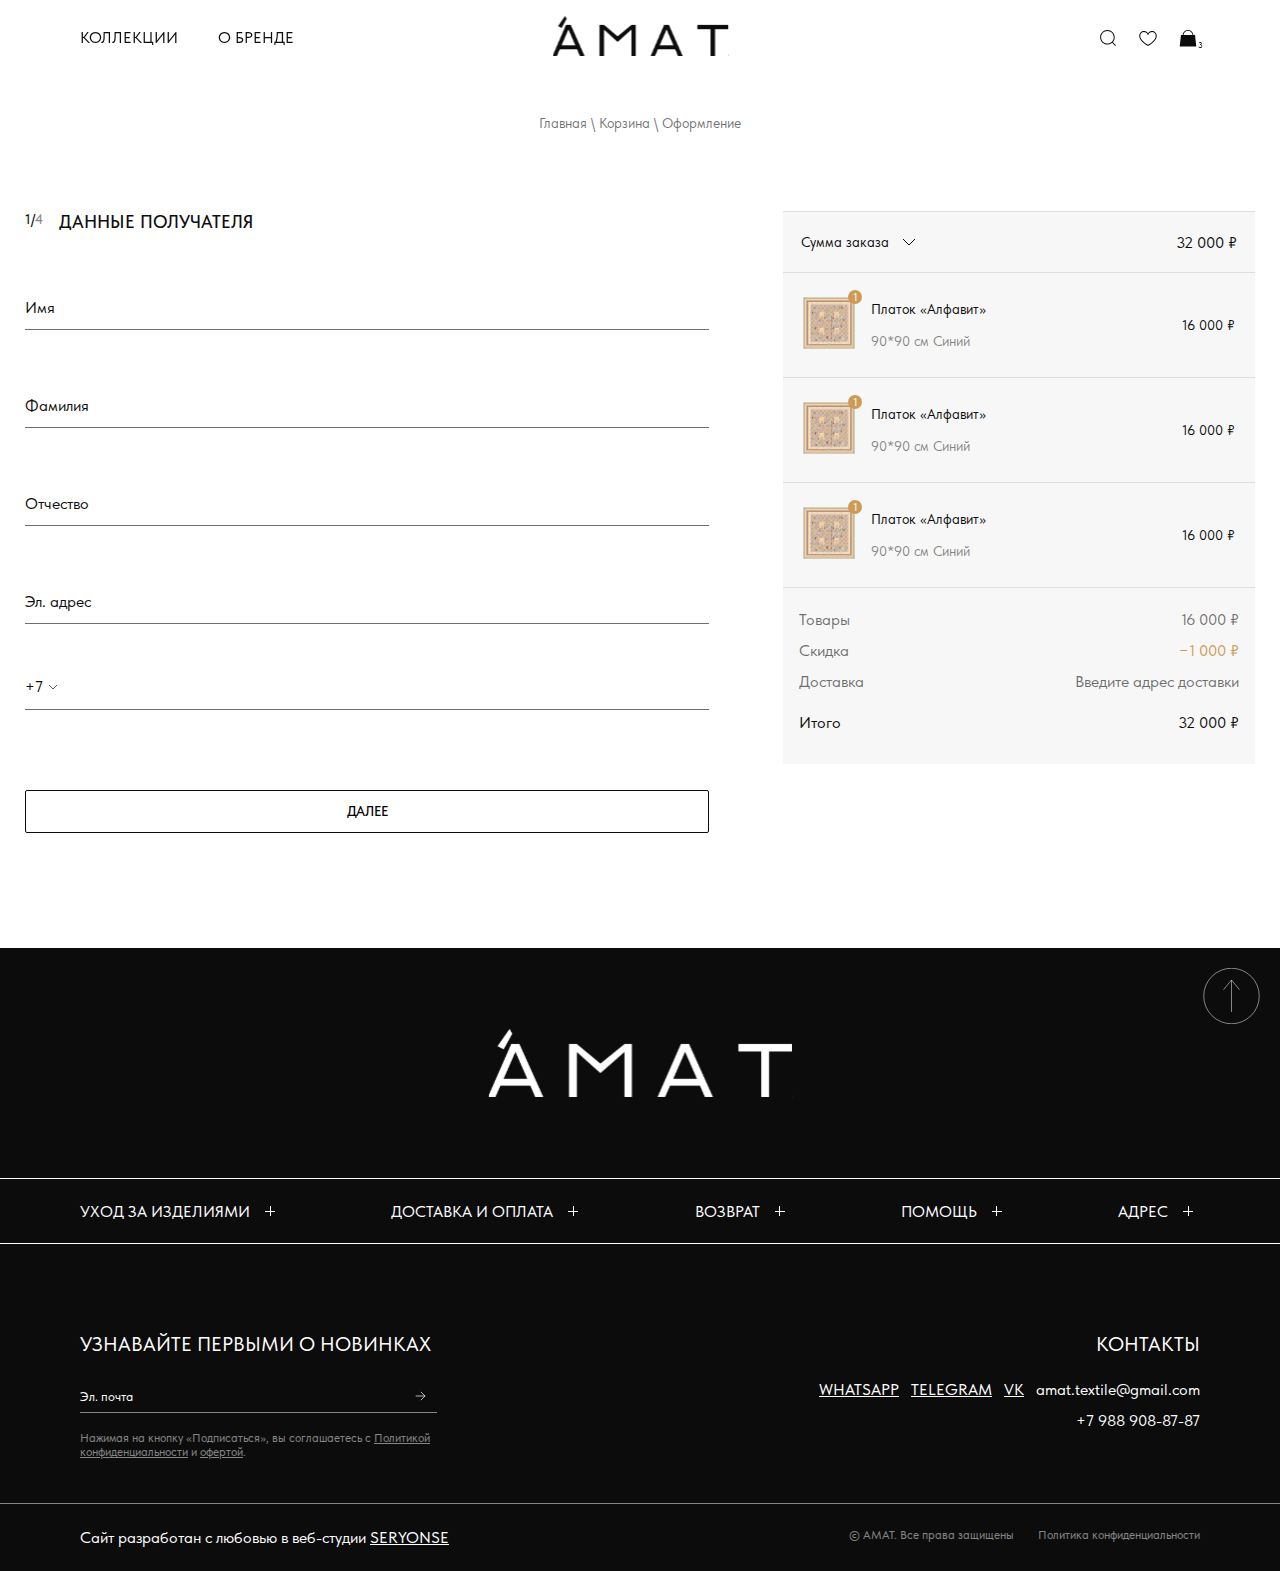
<file: checkout.html>
<!DOCTYPE html>
<html lang="ru">
  <head>
    <meta charset="UTF-8" />
    <meta name="viewport" content="width=device-width, initial-scale=1.0" />
    <title>Оформление заказа</title>
    <link type="image/x-icon" href="images/favicon.svg" rel="shortcut icon" />
    <link rel="stylesheet" href="styles/style.css" />
    <link rel="stylesheet" href="fonts/font/stylesheet.css" />
    <link
      rel="stylesheet"
      href="https://cdn.jsdelivr.net/npm/swiper@11/swiper-bundle.min.css"
    />
    <script src="https://cdn.jsdelivr.net/npm/swiper@11/swiper-bundle.min.js"></script>
  </head>
  <body>
    <header class="main-header animated">
      <div class="main-header__wrapper">
        <nav class="main-nav">
          <ul class="main-nav__items flex-child">
            <li class="main-nav__item main-nav__item--collections">
              <span> Коллекции </span>
            </li>
            <li class="main-nav__item" id="brand">
              <a href="aboutus.html"> О бренде </a>
            </li>
          </ul>
          <div class="logo-container">
            <a href="index.html">
              <img
                src="images/svg/logo-white.svg"
                alt="logo"
                class="logo-white"
                id="logo"
              />
              <img
                src="images/svg/logo-black.svg"
                alt="logo"
                class="logo-black"
                id="logo-white"
              />
            </a>
          </div>
          <ul class="main-nav__items flex-child">
            <li class="main-nav__item main-nav__item--icon icon-search">
              <span class="icon icon--black">
                <img
                  class="black icon--default"
                  src="images/svg/search-black.svg"
                />
              </span>
              <span class="icon icon--white">
                <img
                  class="white icon--default"
                  src="images/svg/search-white.svg"
                />
              </span>
              <span class="icon icon--gold">
                <img
                  class="gold icon--default"
                  src="images/svg/search-gold.svg"
                />
                <span class="icon-text">Поиск</span>
              </span>
            </li>
            <li class="main-nav__item main-nav__item--icon icon-favor">
              <span class="icon icon--black">
                <img
                  class="black icon--default"
                  src="images/svg/favor-black.svg"
                />
              </span>
              <span class="icon icon--white">
                <img
                  class="white icon--default"
                  src="images/svg/favor-white.svg"
                />
              </span>
              <span class="icon icon--gold">
                <img
                  class="gold icon--default"
                  src="images/svg/favor-gold.svg"
                />
                <span class="icon-text">Избранное</span>
              </span>
            </li>
            <li class="main-nav__item main-nav__item--icon icon-bag is--active">
              <span class="icon icon--black">
                <img
                  class="black icon--default"
                  src="images/svg/bag-black.svg"
                />
                <img
                  class="black icon--active"
                  src="images/svg/bag-black-active.svg"
                />
              </span>
              <span class="icon icon--white">
                <img
                  class="white icon--default"
                  src="images/svg/bag-white.svg"
                />
                <img
                  class="white icon--active"
                  src="images/svg/bag-white-active.svg"
                />
              </span>
              <span class="icon icon--gold">
                <img class="gold icon--default" src="images/svg/bag-gold.svg" />
                <span class="icon-text">Корзина</span>
              </span>
              <span class="quantity">3</span>
            </li>
            <li class="main-nav__item main-nav__item--mobile">
              <div class="hamburger">
                <span></span>
                <span></span>
                <span></span>
              </div>
            </li>
          </ul>
        </nav>
        <div class="mobile-menu">
          <nav class="mobile-nav">
            <div class="search-container">
              <form>
                <img src="images/svg/search-in.svg" class="search-in" />
                <input
                  type="text"
                  name="text"
                  class="search"
                  placeholder="Тип изделия, название..."
                />
              </form>
            </div>
            <ul class="mobile-nav__items">
              <li class="mobile-nav__item mobile-nav__item--collection">
                <span
                  >Коллекции
                  <img src="images/svg/arrow-bottom-black.svg" alt=""
                /></span>
                <div class="mobile-nav__item--submenu">
                  <ul class="collections-list">
                    <li class="collections-list__item">
                      <a href="category.html#theme-scarves"
                        >Тематические платки</a
                      >
                    </li>
                    <li class="collections-list__item">
                      <a href="category.html#base-scarves">Базовые платки</a>
                    </li>
                    <li class="collections-list__item"><a href="">Шали</a></li>
                    <li class="collections-list__item">
                      <a href="category.html#gradients">Градиенты</a>
                    </li>
                    <li class="collections-list__item">
                      <a href="category.html#twills">Твилли</a>
                    </li>
                    <li class="collections-list__item">
                      <a href="category.html#scarfs">Шарфы</a>
                    </li>
                  </ul>
                </div>
              </li>
              <li class="mobile-nav__item">
                <a href="aboutus.html">О нас</a>
              </li>
              <li class="mobile-nav__item">
                <a id="product-care-btn">Уход за изделиями</a>
              </li>
            </ul>
            <ul class="mobile-nav__items--bottom">
              <li class="mobile-nav__item">
                <p id="open-favorite-btn">Избранное</p>
                <img src="images/png/mobile-favor.png" />
              </li>
              <li class="mobile-nav__item">
                <p id="open-address">Адрес</p>
              </li>
              <li class="mobile-nav__item">
                <p id="faq">Помощь</p>
              </li>
              <li class="mobile-nav__item">
                <p id="open-contacts-btn">Контакты</p>
              </li>
            </ul>
          </nav>
        </div>
        <div class="submenu">
          <div class="submenu-wrapper">
            <ul class="collections-list">
              <li class="collections-list__item">
                <a href="category.html#theme-scarves">
                  <img src="images/png/title1.png" alt="" />
                  <h3>Тематические платки</h3>
                </a>
              </li>
              <li class="collections-list__item">
                <a href="category.html#base-scarves">
                  <img src="images/png/title2.png" alt="" />
                  <h3>базовые платки</h3>
                </a>
              </li>
              <li class="collections-list__item">
                <a href="category.html#shawls">
                  <img src="images/png/title3.png" alt="" />
                  <h3>шали</h3>
                </a>
              </li>
              <li class="collections-list__item">
                <a href="category.html#gradients">
                  <img src="images/png/title4.png" alt="" />
                  <h3>градиенты</h3>
                </a>
              </li>
              <li class="collections-list__item">
                <a href="category.html#twills">
                  <img src="images/png/title1.png" alt="" />
                  <h3>твилли</h3>
                </a>
              </li>
              <li class="collections-list__item">
                <a href="category.html#scarfs">
                  <img src="images/png/title2.png" alt="" />
                  <h3>шарфы</h3>
                </a>
              </li>
            </ul>
            <a href="category.html">
              <button class="submenu-button button">
                Посмотреть все коллекции
                <span class="arrow">
                  <img
                    class="black"
                    src="images/svg/arrow-right-black-button.svg"
                    alt=""
                  />
                  <img
                    class="gold"
                    src="images/svg/arrow-right-gold-button.svg"
                    alt=""
                  />
                </span>
              </button>
            </a>
          </div>
        </div>
      </div>
    </header>

    <main class="checkout-page">
      <div class="checkout-page__subheader">
        <div class="breadcrumbs">
          <a href="">Главная</a> \ <a href="">Корзина</a> \
          <span>Оформление</span>
        </div>
      </div>
      <div class="checkout-page__subheader--mobile">
        <div class="breadcrumbs">
          <a href="checkout.html" class="breadcrumbs-cont"
            ><img src="images/svg/left.svg" />В корзину</a
          >
          <p class="breadcrumbs__title">Оформление заказа</p>
          <p class="breadcrumbs__text">В корзину</p>
        </div>
      </div>
      <div class="checkout-page__body">
        <section class="checkout-forms">
          <form>
            <div class="stage stage-one is--active">
              <header class="stage-header">
                <h3><span>1/4</span> Данные получателя</h3>
                <span class="border-animation change-button">Изменить</span>
              </header>
              <div class="filling-v">
                <div class="input-container" id="name-input">
                  <input
                    type="text"
                    id="animated-input"
                    required
                    placeholder=""
                  />
                  <label for="animated-input">Имя</label>
                  <div class="error-message">
                    <img src="images/svg/input-error-icon.svg" alt="" />
                    <span class="error-message__text"></span>
                  </div>
                </div>
                <div class="input-container" id="surname-input">
                  <input
                    type="text"
                    id="animated-input"
                    required
                    placeholder=""
                  />
                  <label for="animated-input">Фамилия</label>
                  <div class="error-message">
                    <img src="images/svg/input-error-icon.svg" alt="" />
                    <span class="error-message__text"></span>
                  </div>
                </div>
                <div class="input-container" id="patronymic-input">
                  <input
                    type="text"
                    id="animated-input"
                    required
                    placeholder=""
                  />
                  <label for="animated-input">Отчество</label>
                  <div class="error-message">
                    <img src="images/svg/input-error-icon.svg" alt="" />
                    <span class="error-message__text"></span>
                  </div>
                </div>
                <div class="input-container" id="email-input">
                  <input
                    type="text"
                    id="animated-input"
                    required
                    placeholder=""
                  />
                  <label for="animated-input">Эл. адрес</label>
                  <div class="error-message">
                    <img src="images/svg/input-error-icon.svg" alt="" />
                    <span class="error-message__text"></span>
                  </div>
                </div>
                <div class="input-container" id="phone-input">
                  <div class="select phone-select">
                    <div class="select-preview">
                      <span class="select-preview__value">
                        <span class="code">+7</span>
                        <img
                          src="images/svg/expand-down-light.svg"
                          alt="arrow-down"
                          class="checkout-products__list-btn"
                        />
                      </span>
                      <input
                        type="text"
                        id="animated-input"
                        required
                        placeholder=""
                      />
                    </div>
                    <div class="select-items phone-select__items">
                      <ul class="select-items__wrapper phone-list">
                        <li class="select-item phone-list__item is--active">
                          +7
                        </li>
                        <li class="select-item phone-list__item">+375</li>
                      </ul>
                    </div>

                    <div class="error-message">
                      <img src="images/svg/input-error-icon.svg" alt="" />
                      <span class="error-message__text"></span>
                    </div>
                  </div>
                  <!-- <input
                    type="text"
                    id="animated-input"
                    required
                    placeholder=""
                  />
                  <label for="animated-input">Мобильный номер</label>
                  <div class="error-message">
                    <img src="images/svg/input-error-icon.svg" alt="" />
                    <span class="error-message__text"></span>
                  </div> -->
                </div>
              </div>
              <div class="filled-v">
                <p class="name"></p>
                <p class="surname"></p>
                <p class="patronymic"></p>
                <p class="email"></p>
                <p class="phone"></p>
              </div>
            </div>
            <div class="stage stage-two">
              <header class="stage-header">
                <h3><span>2/4</span>Адрес доставки</h3>
                <span class="border-animation change-button">Изменить</span>
              </header>
              <div class="filling-v">
                <div class="select country-select">
                  <div class="select-preview country-select__preview">
                    Страна
                  </div>
                  <div class="select-items country-select__items">
                    <ul class="select-items__wrapper country-list">
                      <li class="select-item country-list__item">Россия</li>
                      <li class="select-item country-list__item">Беларусь</li>
                      <li class="select-item country-list__item">Казахстан</li>
                    </ul>
                  </div>

                  <div class="error-message">
                    <img src="images/svg/input-error-icon.svg" alt="" />
                    <span class="error-message__text">
                      Это поле не может быть пустым
                    </span>
                  </div>
                </div>
                <div class="input-container disabled" id="city-input">
                  <input
                    type="text"
                    id="animated-input"
                    required
                    placeholder=""
                    list="city-values"
                    disabled
                  />
                  <label for="animated-input">Город</label>

                  <div class="error-message">
                    <img src="images/svg/input-error-icon.svg" alt="" />
                    <span class="error-message__text"></span>
                  </div>

                  <datalist class="input-tips" id="city-values"></datalist>
                </div>
                <div class="input-container" id="street-input">
                  <input
                    type="text"
                    id="animated-input"
                    required
                    placeholder=""
                  />
                  <label for="animated-input">Улица</label>

                  <div class="error-message">
                    <img src="images/svg/input-error-icon.svg" alt="" />
                    <span class="error-message__text"></span>
                  </div>
                </div>
                <div class="home-inputs">
                  <div class="input-container" id="house-input">
                    <input
                      type="text"
                      id="animated-input"
                      required
                      placeholder=""
                    />
                    <label for="animated-input">Номер дома</label>

                    <div class="error-message">
                      <img src="images/svg/input-error-icon.svg" alt="" />
                      <span class="error-message__text"></span>
                    </div>
                  </div>
                  <div class="input-container" id="apartment-input">
                    <input
                      type="text"
                      id="animated-input"
                      required
                      placeholder=""
                    />
                    <label for="animated-input">Квартира / офис</label>

                    <div class="input-description">необязательно</div>
                  </div>
                </div>
              </div>
              <div class="filled-v">
                <p class="country">Россия</p>
                <p class="city">Москва</p>
                <p class="street">ул. Садовая, 4, 6</p>
              </div>
            </div>
            <div class="stage stage-three">
              <header class="stage-header">
                <h3><span>3/4</span>Способ доставки</h3>
                <span class="border-animation change-button">Изменить</span>
              </header>

              <div class="filling-v">
                <div class="delivery selections">
                  <div class="delivery-item selections-item">
                    <span></span>
                    <p>Самовывоз</p>
                  </div>

                  <div class="delivery-item selections-item">
                    <span></span>
                    <p>Курьерская доставка</p>
                  </div>

                  <div class="delivery-item selections-item">
                    <span></span>
                    <p>Пункт выдачи CDEK от 2 до 4 дней</p>
                  </div>

                  <div class="delivery-item selections-item">
                    <span></span>
                    <p>Почта России от 2 до 4 дней</p>
                  </div>
                </div>
                <div class="delivery-bottom">
                  <div class="delivery-item__selected address">
                    <div class="address-top">
                      <p>Адрес самовывоза</p>
                      <span class="border-animation" id="open-map-btn"
                        >посмотреть на карте</span
                      >
                    </div>
                    <p class="address-description">
                      Грозный, проспект А.А. Кадырова 40, ТЦ «Гранд парк»,
                      1 этаж
                    </p>
                  </div>
                  <div class="delivery-item__selected courier">
                    Доставка курьером осуществляется по тарифу такси. Мы
                    позвоним вам для уточнения даты и времени доставки.
                  </div>
                  <div class="delivery-item__selected address">
                    <div class="address-top">
                      <p>Адрес пункта выдачи</p>
                      <span class="border-animation" id="open-sdek-btn"
                        >Изменить</span
                      >
                    </div>
                    <p class="address-description">Москва, ул. Садовая, 4, 6</p>
                  </div>
                </div>
              </div>
              <div class="filled-v">
                <p class="choice"></p>
                <p class="address"></p>
              </div>
            </div>
            <div class="stage stage-four">
              <header class="stage-header">
                <h3><span>4/4</span>Способ оплаты</h3>
              </header>

              <div class="payment selections">
                <div class="payment-item selections-item">
                  <span></span>
                  <p>Visa, Mastercard, Мир</p>
                </div>

                <div class="payment-item selections-item">
                  <span></span>
                  <p>Оплата при получении</p>
                </div>

                <div class="payment-item selections-item">
                  <span></span>
                  <p>Оплата не из России</p>
                </div>
              </div>
            </div>
            <button class="button form-button">Далее</button>
          </form>
        </section>
        <section class="checkout-products">
          <div class="checkout-products__header">
            <div class="checkout-products__header-cont">
              <p>Сумма заказа</p>
              <img
                src="images/svg/expand-down-light.svg"
                alt="arrow-down"
                class="checkout-products__list-btn"
              />
            </div>
            <span>32 000 ₽</span>
          </div>
          <div class="checkout-products__list">
            <div class="product-item">
              <div class="product-item__photo">
                <img src="images/png/scarves.png" alt="" />
                <span class="quantity">1</span>
              </div>
              <div class="product-item__description">
                <div class="product-info">
                  <p class="product-info__name">Платок «Алфавит»</p>
                  <p class="product-info__properties">
                    <span class="size">90*90 см</span>
                    <span class="color">
                      <span class="color-circle"></span>Синий
                    </span>
                  </p>
                </div>
                <p class="product-price">16 000 ₽</p>
              </div>
            </div>
            <div class="product-item">
              <div class="product-item__photo">
                <img src="images/png/scarves.png" alt="" />
                <span class="quantity">1</span>
              </div>
              <div class="product-item__description">
                <div class="product-info">
                  <p class="product-info__name">Платок «Алфавит»</p>
                  <p class="product-info__properties">
                    <span class="size">90*90 см</span>
                    <span class="color">
                      <span class="color-circle"></span>Синий
                    </span>
                  </p>
                </div>
                <p class="product-price">16 000 ₽</p>
              </div>
            </div>
            <div class="product-item">
              <div class="product-item__photo">
                <img src="images/png/scarves.png" alt="" />
                <span class="quantity">1</span>
              </div>
              <div class="product-item__description">
                <div class="product-info">
                  <p class="product-info__name">Платок «Алфавит»</p>
                  <p class="product-info__properties">
                    <span class="size">90*90 см</span>
                    <span class="color">
                      <span class="color-circle"></span>Синий
                    </span>
                  </p>
                </div>
                <p class="product-price">16 000 ₽</p>
              </div>
            </div>
          </div>
          <div class="checkout-products__bottom">
            <div class="price-item">
              <p>Товары</p>
              <span>16 000 ₽</span>
            </div>
            <div class="price-item sale">
              <p>Скидка</p>
              <span>−1 000 ₽</span>
            </div>
            <div class="price-item">
              <p>Доставка</p>
              <span>Введите адрес доставки</span>
            </div>
            <div class="total">
              <p>Итого</p>
              <span>32 000 ₽</span>
            </div>
          </div>
        </section>
      </div>
    </main>

    <!-- Спасибо за заказ - модальное окно -->
    <div class="thanks thanks-modal">
      <div class="modal-header">
        <div class="modal-header__button">
          <span></span>
          <span></span>
        </div>
      </div>
      <div class="thanks-wrapper">
        <div class="photo__container">
          <img src="images/svg/thanks.svg" alt="Спасибо за заказ" />
        </div>
        <h3 class="thanks__title">Спасибо за ваш заказ!</h3>
        <p class="thanks__text">
          Ваш заказ уже готовится к отправке. Мы отправили на ваш адрес
          электронной почты
          <span class="client-mail">dfghdjkfh@mail.ru</span> более подробную
          информацию о заказе.
        </p>
      </div>
    </div>

    <!-- Карта - модальное окно -->
    <div class="modal modal-checkout-map" id="modal-checkout-map">
      <div class="modal-header">
        <h3 class="modal-header__title">Наш адрес</h3>
        <div class="modal-header__button">
          <span></span>
          <span></span>
        </div>
      </div>

      <div class="modal-content">
        <iframe
          src="https://www.google.com/maps/embed?pb=!1m18!1m12!1m3!1d1152.1486041971975!2d45.69956996964888!3d43.30939049464909!2m3!1f0!2f0!3f0!3m2!1i1024!2i768!4f13.1!3m3!1m2!1s0x4051d3f76825b0bf%3A0xb4639001e07cfd29!2sGrand%20Park!5e0!3m2!1sru!2sru!4v1702750981293!5m2!1sru!2sru"
          width="100%"
          height="100%"
          style="border: 0"
          allowfullscreen=""
          loading="lazy"
          referrerpolicy="no-referrer-when-downgrade"
        ></iframe>
      </div>
      <div class="modal-bottom">
        <p class="modal-header__title">12:00−21:00 ежедневно</p>
        <p class="modal-text">
          Грозный, проспект А.А. Кадырова 40, ТЦ «Гранд парк», 1 этаж, напротив
          магазина Лэтуаль.
        </p>
      </div>
    </div>

    <!-- Сдэк - модальное окно -->
    <div class="modal modal-sdek" id="modal-checkout-sdek">
      <div class="modal-header">
        <h3 class="modal-header__title">выберите пункт выдачи</h3>
        <div class="modal-header__button">
          <span></span>
          <span></span>
        </div>
      </div>

      <div class="modal-content">
        <div class="modal-content__wrapper">
          <div class="sdek-description-search">
            <img src="images/svg/search-black.svg" alt="" />
            <input placeholder="Страна, регион, город…" type="text" />
          </div>
          <div class="sdek-card">
            <iframe
              src="https://www.google.com/maps/embed?pb=!1m18!1m12!1m3!1d1152.1486041971975!2d45.69956996964888!3d43.30939049464909!2m3!1f0!2f0!3f0!3m2!1i1024!2i768!4f13.1!3m3!1m2!1s0x4051d3f76825b0bf%3A0xb4639001e07cfd29!2sGrand%20Park!5e0!3m2!1sru!2sru!4v1702750981293!5m2!1sru!2sru"
              width="100%"
              height="100%"
              style="border: 0"
              allowfullscreen=""
              loading="lazy"
              referrerpolicy="no-referrer-when-downgrade"
            ></iframe>
          </div>
          <div class="sdek-description">
            <div class="sdek-description-search">
              <img src="images/svg/search-black.svg" alt="" />
              <input placeholder="Страна, регион, город…" type="text" />
            </div>
            <!-- add class 'selected' for selected point version -->
            <div class="points">
              <div class="list-block">
                <div class="list-block__header">
                  <h3 class="points-title">все пункты выдачи</h3>
                  <img
                    src="images/svg/expand-down-light.svg"
                    alt="arrow-down"
                    class="checkout-products__list-btn"
                  />
                </div>
                <div class="points-list">
                  <div class="points-list__item">
                    <div class="point-top">
                      <span class="point-circle"></span>
                      <div class="point-top__description">
                        <h3 class="point-top__name">GRZ6: На Субры Кишиевой</h3>
                        <p class="address">
                          Россия, Грозный, 364567, ул. Субры Кишиевой, 9
                        </p>
                        <p class="date">Пятница, 18 августа, 350 ₽</p>
                      </div>
                    </div>
                    <div class="point-bottom">
                      <div class="accordion-header">
                        <h3 class="accordion-title">Детали</h3>
                        <div class="accordion-button accordion-button--gray">
                          <span></span>
                          <span></span>
                        </div>
                      </div>

                      <div class="accordion-description">
                        <div
                          class="point-bottom__description accordion-description__body"
                        >
                          <button class="button button--black">
                            привезти сюда
                          </button>

                          <div class="restrictions">
                            <p class="block-name">Ограничения</p>
                            <p class="block-value">Нет оплаты при получении</p>
                          </div>

                          <div class="schedule">
                            <div class="list-item">
                              <span class="day">Понедельник</span>
                              <span class="time">08:00 − 22:00</span>
                            </div>
                            <div class="list-item">
                              <span class="day">Вторник</span>
                              <span class="time">08:00 − 22:00</span>
                            </div>
                            <div class="list-item">
                              <span class="day">Среда</span>
                              <span class="time">08:00 − 22:00</span>
                            </div>
                            <div class="list-item">
                              <span class="day">Четверг</span>
                              <span class="time">08:00 − 22:00</span>
                            </div>
                            <div class="list-item">
                              <span class="day">Пятница</span>
                              <span class="time">08:00 − 22:00</span>
                            </div>
                            <div class="list-item">
                              <span class="day">Суббота</span>
                              <span class="time">08:00 − 22:00</span>
                            </div>
                            <div class="list-item">
                              <span class="day">Воскресенье</span>
                              <span class="time">08:00 − 22:00</span>
                            </div>
                          </div>
                        </div>
                      </div>
                    </div>
                  </div>
                  <div class="points-list__item">
                    <div class="point-top">
                      <span class="point-circle"></span>
                      <div class="point-top__description">
                        <h3 class="point-top__name">GRZ6: На Субры Кишиевой</h3>
                        <p class="address">
                          Россия, Грозный, 364567, ул. Субры Кишиевой, 9
                        </p>
                        <p class="date">Пятница, 18 августа, 350 ₽</p>
                      </div>
                    </div>
                    <div class="point-bottom">
                      <div class="accordion-header">
                        <h3 class="accordion-title">Детали</h3>
                        <div class="accordion-button accordion-button--gray">
                          <span></span>
                          <span></span>
                        </div>
                      </div>

                      <div class="accordion-description">
                        <div
                          class="point-bottom__description accordion-description__body"
                        >
                          <button class="button button--black">
                            привезти сюда
                          </button>

                          <div class="restrictions">
                            <p class="block-name">Ограничения</p>
                            <p class="block-value">Нет оплаты при получении</p>
                          </div>

                          <div class="schedule">
                            <div class="list-item">
                              <span class="day">Понедельник</span>
                              <span class="time">08:00 − 22:00</span>
                            </div>
                            <div class="list-item">
                              <span class="day">Вторник</span>
                              <span class="time">08:00 − 22:00</span>
                            </div>
                            <div class="list-item">
                              <span class="day">Среда</span>
                              <span class="time">08:00 − 22:00</span>
                            </div>
                            <div class="list-item">
                              <span class="day">Четверг</span>
                              <span class="time">08:00 − 22:00</span>
                            </div>
                            <div class="list-item">
                              <span class="day">Пятница</span>
                              <span class="time">08:00 − 22:00</span>
                            </div>
                            <div class="list-item">
                              <span class="day">Суббота</span>
                              <span class="time">08:00 − 22:00</span>
                            </div>
                            <div class="list-item">
                              <span class="day">Воскресенье</span>
                              <span class="time">08:00 − 22:00</span>
                            </div>
                          </div>
                        </div>
                      </div>
                    </div>
                  </div>
                  <div class="points-list__item">
                    <div class="point-top">
                      <span class="point-circle"></span>
                      <div class="point-top__description">
                        <h3 class="point-top__name">GRZ6: На Субры Кишиевой</h3>
                        <p class="address">
                          Россия, Грозный, 364567, ул. Субры Кишиевой, 9
                        </p>
                        <p class="date">Пятница, 18 августа, 350 ₽</p>
                      </div>
                    </div>
                    <div class="point-bottom">
                      <div class="accordion-header">
                        <h3 class="accordion-title">Детали</h3>
                        <div class="accordion-button accordion-button--gray">
                          <span></span>
                          <span></span>
                        </div>
                      </div>

                      <div class="accordion-description">
                        <div
                          class="point-bottom__description accordion-description__body"
                        >
                          <button class="button button--black">
                            привезти сюда
                          </button>

                          <div class="restrictions">
                            <p class="block-name">Ограничения</p>
                            <p class="block-value">Нет оплаты при получении</p>
                          </div>

                          <div class="schedule">
                            <div class="list-item">
                              <span class="day">Понедельник</span>
                              <span class="time">08:00 − 22:00</span>
                            </div>
                            <div class="list-item">
                              <span class="day">Вторник</span>
                              <span class="time">08:00 − 22:00</span>
                            </div>
                            <div class="list-item">
                              <span class="day">Среда</span>
                              <span class="time">08:00 − 22:00</span>
                            </div>
                            <div class="list-item">
                              <span class="day">Четверг</span>
                              <span class="time">08:00 − 22:00</span>
                            </div>
                            <div class="list-item">
                              <span class="day">Пятница</span>
                              <span class="time">08:00 − 22:00</span>
                            </div>
                            <div class="list-item">
                              <span class="day">Суббота</span>
                              <span class="time">08:00 − 22:00</span>
                            </div>
                            <div class="list-item">
                              <span class="day">Воскресенье</span>
                              <span class="time">08:00 − 22:00</span>
                            </div>
                          </div>
                        </div>
                      </div>
                    </div>
                  </div>
                  <div class="points-list__item">
                    <div class="point-top">
                      <span class="point-circle"></span>
                      <div class="point-top__description">
                        <h3 class="point-top__name">GRZ6: На Субры Кишиевой</h3>
                        <p class="address">
                          Россия, Грозный, 364567, ул. Субры Кишиевой, 9
                        </p>
                        <p class="date">Пятница, 18 августа, 350 ₽</p>
                      </div>
                    </div>
                    <div class="point-bottom">
                      <div class="accordion-header">
                        <h3 class="accordion-title">Детали</h3>
                        <div class="accordion-button accordion-button--gray">
                          <span></span>
                          <span></span>
                        </div>
                      </div>

                      <div class="accordion-description">
                        <div
                          class="point-bottom__description accordion-description__body"
                        >
                          <button class="button button--black">
                            привезти сюда
                          </button>

                          <div class="restrictions">
                            <p class="block-name">Ограничения</p>
                            <p class="block-value">Нет оплаты при получении</p>
                          </div>

                          <div class="schedule">
                            <div class="list-item">
                              <span class="day">Понедельник</span>
                              <span class="time">08:00 − 22:00</span>
                            </div>
                            <div class="list-item">
                              <span class="day">Вторник</span>
                              <span class="time">08:00 − 22:00</span>
                            </div>
                            <div class="list-item">
                              <span class="day">Среда</span>
                              <span class="time">08:00 − 22:00</span>
                            </div>
                            <div class="list-item">
                              <span class="day">Четверг</span>
                              <span class="time">08:00 − 22:00</span>
                            </div>
                            <div class="list-item">
                              <span class="day">Пятница</span>
                              <span class="time">08:00 − 22:00</span>
                            </div>
                            <div class="list-item">
                              <span class="day">Суббота</span>
                              <span class="time">08:00 − 22:00</span>
                            </div>
                            <div class="list-item">
                              <span class="day">Воскресенье</span>
                              <span class="time">08:00 − 22:00</span>
                            </div>
                          </div>
                        </div>
                      </div>
                    </div>
                  </div>
                </div>
              </div>
              <div class="selected-point">
                <div class="point-top">
                  <div class="point-top__description">
                    <h3 class="point-top__name">GRZ6: На Субры Кишиевой</h3>
                    <p class="address">
                      Россия, Грозный, 364567, ул. Субры Кишиевой, 9
                    </p>
                  </div>
                  <div class="modal-header__button">
                    <span></span>
                    <span></span>
                  </div>
                </div>
                <div class="point-bottom">
                  <div class="point-bottom__description">
                    <div class="restrictions">
                      <p class="block-name">Стоимость</p>
                      <p class="block-value">350 ₽</p>
                      <p class="block-name">Дата доставки</p>
                      <p class="block-value">Пятница, 18 августа</p>
                      <p class="block-name">Ограничения</p>
                      <p class="block-value">Нет оплаты при получении</p>
                    </div>

                    <div class="schedule">
                      <div class="list-item">
                        <span class="day">Понедельник</span>
                        <span class="time">08:00 − 22:00</span>
                      </div>
                      <div class="list-item">
                        <span class="day">Вторник</span>
                        <span class="time">08:00 − 22:00</span>
                      </div>
                      <div class="list-item">
                        <span class="day">Среда</span>
                        <span class="time">08:00 − 22:00</span>
                      </div>
                      <div class="list-item">
                        <span class="day">Четверг</span>
                        <span class="time">08:00 − 22:00</span>
                      </div>
                      <div class="list-item">
                        <span class="day">Пятница</span>
                        <span class="time">08:00 − 22:00</span>
                      </div>
                      <div class="list-item">
                        <span class="day">Суббота</span>
                        <span class="time">08:00 − 22:00</span>
                      </div>
                      <div class="list-item">
                        <span class="day">Воскресенье</span>
                        <span class="time">08:00 − 22:00</span>
                      </div>
                    </div>

                    <button class="button button--black">привезти сюда</button>
                  </div>
                </div>
              </div>
            </div>
          </div>
        </div>
      </div>
    </div>

    <!-- Поиск, модальное окно -->
    <div class="modal modal-search" id="modal-search">
      <div class="modal-header">
        <h3 class="modal-header__title">Поиск</h3>
        <div class="modal-header__button">
          <span></span>
          <span></span>
        </div>
      </div>

      <div class="modal-content">
        <div class="modal-content__wrapper">
          <form class="modal-search__container">
            <input type="search" class="modal-search__input" value="" />
            <input type="text" class="modal-search__reset" value="Очистить" />
            <div class="modal-search__button-wrap modal-bottom">
              <div class="modal-search__button button button--white">Найти</div>
            </div>
          </form>

          <!--Этот блок для пустого окошка, показывает, какие запросы были сделаны ранее-->
          <div class="last-results">
            <p class="last-results__title">Вы искали:</p>
            <div class="last-results__item">
              <p>платок</p>
              <img
                src="images/svg/delete-last-item.svg"
                alt="Удалить элемент"
              />
              <div class="last-result__delete">
                <span></span>
                <span></span>
              </div>
            </div>
            <div class="last-results__item">
              <p>шаль</p>
              <img
                src="images/svg/delete-last-item.svg"
                alt="Удалить элемент"
              />
              <div class="last-result__delete">
                <span></span>
                <span></span>
              </div>
            </div>
          </div>

          <!--Блок, когда по запросу не найдено результатов-->
          <div class="modal-search__not-found">
            <p class="modal-search__not-found-text">
              Мы ничего не нашли по запросу "<span>владыа</span>"
            </p>
            <p class="modal-search__not-found-text">
              Попробуйте изменить запрос.
            </p>
            <h5 class="modal__heading">Вам может быть интересно</h5>
          </div>

          <!-- Строка показывает, сколько найдено товаров, далее товары-->
          <p class="modal-search__text">
            Найдено 13 товаров по запросу «платок»
          </p>

          <div class="modal-search__result">
            <div class="category-flex">
              <div class="category__product">
                <div class="category__photo-container">
                  <div class="favorite-icon-wrap">
                    <img
                      src="images/svg/favor-gold-empty.svg"
                      alt="Добавить в избранное"
                    />
                    <img
                      src="images/svg/favor-gold.svg"
                      alt="Добавить в избранное"
                    />
                  </div>
                  <img
                    src="images/png/scarves.png"
                    class="category__photo"
                    alt="Фото Коллекции"
                  />
                  <div class="category-product__swiper swiper">
                    <div class="swiper-wrapper">
                      <div class="swiper-slide">
                        <img
                          src="images/png/title1.png"
                          class="category__photo"
                          alt="Фото Коллекции"
                        />
                      </div>
                      <div class="swiper-slide">
                        <img
                          src="images/png/title2.png"
                          class="category__photo"
                          alt="Фото Коллекции"
                        />
                      </div>
                      <div class="swiper-slide">
                        <img
                          src="images/png/title3.png"
                          class="category__photo"
                          alt="Фото Коллекции"
                        />
                      </div>
                    </div>
                    <div class="swiper-button-prev">
                      <img
                        src="images/svg/arrow-left-category-swiper.svg"
                        alt=""
                      />
                    </div>
                    <div class="swiper-button-next">
                      <img
                        src="images/svg/arrow-right-category-swiper.svg"
                        alt=""
                      />
                    </div>
                  </div>
                </div>
                <a href="product.html">
                  <h5 class="category__product-title">Даймохк</h5>
                  <p class="category__product-price">16 000 ₽</p>
                </a>
              </div>
              <div class="category__product">
                <div class="category__photo-container">
                  <div class="favorite-icon-wrap">
                    <img
                      src="images/svg/favor-gold-empty.svg"
                      alt="Добавить в избранное"
                    />
                    <img
                      src="images/svg/favor-gold.svg"
                      alt="Добавить в избранное"
                    />
                  </div>
                  <img
                    src="images/png/scarves.png"
                    class="category__photo"
                    alt="Фото Коллекции"
                  />
                  <div class="category-product__swiper swiper">
                    <div class="swiper-wrapper">
                      <div class="swiper-slide">
                        <img
                          src="images/png/title1.png"
                          class="category__photo"
                          alt="Фото Коллекции"
                        />
                      </div>
                      <div class="swiper-slide">
                        <img
                          src="images/png/title2.png"
                          class="category__photo"
                          alt="Фото Коллекции"
                        />
                      </div>
                      <div class="swiper-slide">
                        <img
                          src="images/png/title3.png"
                          class="category__photo"
                          alt="Фото Коллекции"
                        />
                      </div>
                    </div>
                    <div class="swiper-button-prev">
                      <img
                        src="images/svg/arrow-left-category-swiper.svg"
                        alt=""
                      />
                    </div>
                    <div class="swiper-button-next">
                      <img
                        src="images/svg/arrow-right-category-swiper.svg"
                        alt=""
                      />
                    </div>
                  </div>
                </div>
                <a href="product.html">
                  <h5 class="category__product-title">Даймохк</h5>
                  <p class="category__product-price">16 000 ₽</p>
                </a>
              </div>
              <div class="category__product">
                <div class="category__photo-container">
                  <div class="favorite-icon-wrap">
                    <img
                      src="images/svg/favor-gold-empty.svg"
                      alt="Добавить в избранное"
                    />
                    <img
                      src="images/svg/favor-gold.svg"
                      alt="Добавить в избранное"
                    />
                  </div>
                  <img
                    src="images/png/scarves.png"
                    class="category__photo"
                    alt="Фото Коллекции"
                  />
                  <div class="category-product__swiper swiper">
                    <div class="swiper-wrapper">
                      <div class="swiper-slide">
                        <img
                          src="images/png/title1.png"
                          class="category__photo"
                          alt="Фото Коллекции"
                        />
                      </div>
                      <div class="swiper-slide">
                        <img
                          src="images/png/title2.png"
                          class="category__photo"
                          alt="Фото Коллекции"
                        />
                      </div>
                      <div class="swiper-slide">
                        <img
                          src="images/png/title3.png"
                          class="category__photo"
                          alt="Фото Коллекции"
                        />
                      </div>
                    </div>
                    <div class="swiper-button-prev">
                      <img
                        src="images/svg/arrow-left-category-swiper.svg"
                        alt=""
                      />
                    </div>
                    <div class="swiper-button-next">
                      <img
                        src="images/svg/arrow-right-category-swiper.svg"
                        alt=""
                      />
                    </div>
                  </div>
                </div>
                <a href="product.html">
                  <h5 class="category__product-title">Даймохк</h5>
                  <p class="category__product-price">16 000 ₽</p>
                </a>
              </div>
              <div class="category__product">
                <div class="category__photo-container">
                  <div class="favorite-icon-wrap">
                    <img
                      src="images/svg/favor-gold-empty.svg"
                      alt="Добавить в избранное"
                    />
                    <img
                      src="images/svg/favor-gold.svg"
                      alt="Добавить в избранное"
                    />
                  </div>
                  <img
                    src="images/png/scarves.png"
                    class="category__photo"
                    alt="Фото Коллекции"
                  />
                  <div class="category-product__swiper swiper">
                    <div class="swiper-wrapper">
                      <div class="swiper-slide">
                        <img
                          src="images/png/title1.png"
                          class="category__photo"
                          alt="Фото Коллекции"
                        />
                      </div>
                      <div class="swiper-slide">
                        <img
                          src="images/png/title2.png"
                          class="category__photo"
                          alt="Фото Коллекции"
                        />
                      </div>
                      <div class="swiper-slide">
                        <img
                          src="images/png/title3.png"
                          class="category__photo"
                          alt="Фото Коллекции"
                        />
                      </div>
                    </div>
                    <div class="swiper-button-prev">
                      <img
                        src="images/svg/arrow-left-category-swiper.svg"
                        alt=""
                      />
                    </div>
                    <div class="swiper-button-next">
                      <img
                        src="images/svg/arrow-right-category-swiper.svg"
                        alt=""
                      />
                    </div>
                  </div>
                </div>
                <a href="product.html">
                  <h5 class="category__product-title">Даймохк</h5>
                  <p class="category__product-price">16 000 ₽</p>
                </a>
              </div>
            </div>
          </div>
        </div>
      </div>
      <div class="modal-bottom">
        <a href="viewall.html" class="modal-bottom__button button button--white"
          >Показать все
        </a>
      </div>
    </div>

    <!-- Избранное модальное окно -->
    <div class="modal modal-favorites" id="modal-favorites">
      <div class="modal-header">
        <h3 class="modal-header__title">Избранное</h3>
        <div class="modal-header__button">
          <span></span>
          <span></span>
        </div>
      </div>

      <div class="modal-content">
        <div class="modal-content__wrapper">
          <!-- Пустое избранное -->
          <div class="modal-content__empty">
            <div class="modal__view-height">
              <div class="flex-wrapper">
                <div class="photo__container">
                  <img src="images/svg/favor-hearts.svg" alt="Сердечки" />
                </div>
                <h5 class="modal__heading">
                  Добавляйте понравивишиеся товары в избранное, чтобы не
                  потерять.
                </h5>
              </div>
            </div>
          </div>
          <!-- Непустое избранное -->
          <div class="modal__category-wrapper modal-content__filled is--active">
            <div class="category-flex">
              <div class="category__product">
                <a href="product.html">
                  <div class="category__photo-container">
                    <div class="favorite-icon-wrap">
                      <img
                        src="images/svg/favor-gold-empty.svg"
                        alt="Добавить в избранное"
                      />
                      <img
                        src="images/svg/favor-gold.svg"
                        alt="Добавить в избранное"
                      />
                    </div>
                    <img
                      src="images/png/scarves.png"
                      class="category__photo"
                      alt="Фото Коллекции"
                    />
                  </div>
                  <h5 class="category__product-title">Даймохк</h5>
                  <p class="category__product-price">16 000 ₽</p>
                </a>
              </div>
              <div class="category__product">
                <a href="product.html">
                  <div class="category__photo-container">
                    <div class="favorite-icon-wrap">
                      <img
                        src="images/svg/favor-gold-empty.svg"
                        alt="Добавить в избранное"
                      />
                      <img
                        src="images/svg/favor-gold.svg"
                        alt="Добавить в избранное"
                      />
                    </div>
                    <img
                      src="images/png/scarves.png"
                      class="category__photo"
                      alt="Фото Коллекции"
                    />
                  </div>
                  <h5 class="category__product-title">Даймохк</h5>
                  <p class="category__product-price">16 000 ₽</p>
                </a>
              </div>
              <div class="category__product">
                <a href="product.html">
                  <div class="category__photo-container">
                    <div class="favorite-icon-wrap">
                      <img
                        src="images/svg/favor-gold-empty.svg"
                        alt="Добавить в избранное"
                      />
                      <img
                        src="images/svg/favor-gold.svg"
                        alt="Добавить в избранное"
                      />
                    </div>
                    <img
                      src="images/png/scarves.png"
                      class="category__photo"
                      alt="Фото Коллекции"
                    />
                  </div>
                  <h5 class="category__product-title">Даймохк</h5>
                  <p class="category__product-price">16 000 ₽</p>
                </a>
              </div>
              <div class="category__product">
                <a href="product.html">
                  <div class="category__photo-container">
                    <div class="favorite-icon-wrap">
                      <img
                        src="images/svg/favor-gold-empty.svg"
                        alt="Добавить в избранное"
                      />
                      <img
                        src="images/svg/favor-gold.svg"
                        alt="Добавить в избранное"
                      />
                    </div>
                    <img
                      src="images/png/scarves.png"
                      class="category__photo"
                      alt="Фото Коллекции"
                    />
                  </div>
                  <h5 class="category__product-title">Даймохк</h5>
                  <p class="category__product-price">16 000 ₽</p>
                </a>
              </div>
              <div class="category__product">
                <a href="product.html">
                  <div class="category__photo-container">
                    <div class="favorite-icon-wrap">
                      <img
                        src="images/svg/favor-gold-empty.svg"
                        alt="Добавить в избранное"
                      />
                      <img
                        src="images/svg/favor-gold.svg"
                        alt="Добавить в избранное"
                      />
                    </div>
                    <img
                      src="images/png/scarves.png"
                      class="category__photo"
                      alt="Фото Коллекции"
                    />
                  </div>
                  <h5 class="category__product-title">Даймохк</h5>
                  <p class="category__product-price">16 000 ₽</p>
                </a>
              </div>
              <div class="category__product">
                <a href="product.html">
                  <div class="category__photo-container">
                    <div class="favorite-icon-wrap">
                      <img
                        src="images/svg/favor-gold-empty.svg"
                        alt="Добавить в избранное"
                      />
                      <img
                        src="images/svg/favor-gold.svg"
                        alt="Добавить в избранное"
                      />
                    </div>
                    <img
                      src="images/png/scarves.png"
                      class="category__photo"
                      alt="Фото Коллекции"
                    />
                  </div>
                  <h5 class="category__product-title">Даймохк</h5>
                  <p class="category__product-price">16 000 ₽</p>
                </a>
              </div>
            </div>
          </div>
        </div>
      </div>
      <div class="modal-bottom">
        <a
          href="category.html"
          class="modal-bottom__button button button--white"
        >
          Посмотреть коллекции
        </a>
      </div>
    </div>

    <!-- Корзина модальное окно -->
    <div class="modal modal-cart" id="modal-cart">
      <div class="modal-header">
        <h3 class="modal-header__title">Корзина</h3>
        <div class="modal-header__button">
          <span></span>
          <span></span>
        </div>
      </div>

      <div class="modal-content">
        <div class="modal-content__wrapper">
          <!-- Пустая корзина-->
          <div class="modal-content__empty">
            <div class="modal__view-height">
              <div class="flex-wrapper">
                <div class="photo__container">
                  <img src="images/svg/cart.svg" alt="Корзина" />
                </div>
                <h5 class="modal__heading">
                  Наполните вашу корзину товарами, о которых давно мечтали.
                </h5>
              </div>
            </div>
          </div>
          <div class="cart modal-content__filled is--active">
            <div class="modal__wrapper cart__wrapper">
              <div class="cart__items">
                <div class="cart__item">
                  <a href="product.html">
                    <div class="cart__product-photo">
                      <img src="images/png/scarves.png" alt="Платок" />
                    </div>
                  </a>
                  <div class="cart__characteristics">
                    <div class="cart__characteristics-scarve">
                      <div class="cart__product-name">
                        <a href="product.html">Платок "Алфавит"</a>
                      </div>
                      <div class="cart__product-details">
                        <span class="cart__product-details-size">90*90 см</span>
                        <div class="cart__product-details-dott"></div>
                        <span class="cart__product-details-color">Синий</span>
                      </div>
                      <div class="counter" data-counter>
                        <div class="counter__button counter__button--minus">
                          -
                        </div>
                        <div class="counter__input">
                          <input type="text" value="1" disabled />
                        </div>
                        <div class="counter__button counter__button--plus">
                          +
                        </div>
                      </div>
                    </div>
                    <div class="cart__characteristics-right">
                      <div class="cart__product-control">
                        <div class="cart__product-add-to-favorite">
                          <img src="images/svg/add-to-favorite.svg" />
                        </div>
                        <div class="cart__product-delete">
                          <span> </span>
                          <span> </span>
                        </div>
                      </div>
                      <div class="cart__product-price">16 000 ₽</div>
                    </div>
                  </div>
                </div>
                <div class="cart__item">
                  <a href="product.html">
                    <div class="cart__product-photo">
                      <img src="images/png/scarves.png" alt="Платок" />
                    </div>
                  </a>
                  <div class="cart__characteristics">
                    <div class="cart__characteristics-scarve">
                      <div class="cart__product-name">
                        <a href="product.html">Платок "Алфавит"</a>
                      </div>
                      <div class="cart__product-details">
                        <span class="cart__product-details-size">90*90 см</span>
                        <div class="cart__product-details-dott"></div>
                        <span class="cart__product-details-color">Синий</span>
                      </div>
                      <div class="counter" data-counter>
                        <div class="counter__button counter__button--minus">
                          -
                        </div>
                        <div class="counter__input">
                          <input type="text" value="1" disabled />
                        </div>
                        <div class="counter__button counter__button--plus">
                          +
                        </div>
                      </div>
                    </div>
                    <div class="cart__characteristics-right">
                      <div class="cart__product-control">
                        <div class="cart__product-add-to-favorite">
                          <img src="images/svg/add-to-favorite.svg" />
                        </div>
                        <div class="cart__product-delete">
                          <span> </span>
                          <span> </span>
                        </div>
                      </div>
                      <div class="cart__product-price">16 000 ₽</div>
                    </div>
                  </div>
                </div>
                <div class="cart__item">
                  <a href="product.html">
                    <div class="cart__product-photo">
                      <img src="images/png/scarves.png" alt="Платок" />
                    </div>
                  </a>
                  <div class="cart__characteristics">
                    <div class="cart__characteristics-scarve">
                      <div class="cart__product-name">
                        <a href="product.html">Платок "Алфавит"</a>
                      </div>
                      <div class="cart__product-details">
                        <span class="cart__product-details-size">90*90 см</span>
                        <div class="cart__product-details-dott"></div>
                        <span class="cart__product-details-color">Синий</span>
                      </div>
                      <div class="counter" data-counter>
                        <div class="counter__button counter__button--minus">
                          -
                        </div>
                        <div class="counter__input">
                          <input type="text" value="1" disabled />
                        </div>
                        <div class="counter__button counter__button--plus">
                          +
                        </div>
                      </div>
                    </div>
                    <div class="cart__characteristics-right">
                      <div class="cart__product-control">
                        <div class="cart__product-add-to-favorite">
                          <img src="images/svg/add-to-favorite.svg" />
                        </div>
                        <div class="cart__product-delete">
                          <span> </span>
                          <span> </span>
                        </div>
                      </div>
                      <div class="cart__product-price">16 000 ₽</div>
                    </div>
                  </div>
                </div>
              </div>
            </div>
          </div>
        </div>
      </div>
      <div class="modal-bottom">
        <div class="cart__total">
          <p class="cart__total-title">Сумма заказа</p>
          <div class="cart__total-price">15 000 ₽</div>
        </div>
        <div class="discount-block">
          <div class="cart__total cart__total--discount">
            <div class="cart__total-subtitles">
              <p class="cart__total-subtitle cart__total-subtitle--discount">
                Товары
              </p>
              <p class="cart__total-subtitle cart__total-subtitle--discount">
                Скидка
              </p>
            </div>
            <div class="cart__total-prices">
              <p class="cart__total-price cart__total-price">16 000 ₽</p>
              <p class="cart__total-price cart__total-price--discount">
                - 1 000 ₽
              </p>
            </div>
          </div>
          <div class="cart__total cart__total--result">
            <p class="Итого">Итого</p>
            <div class="cart__total-price">15 000 ₽</div>
          </div>
        </div>
        <p class="cart__total-subtitle">Без учета стоимости доставки</p>
        <!--        Отображается, когда корзина пустая-->
        <a
          href="category.html"
          class="modal-bottom__button button button--white"
          >Продолжить покупки</a
        >
        <!--        Отображается, когда в корзине есть товары-->
        <a
          href="checkout.html"
          class="modal-bottom__button button button--black"
          >Перейти к оформлению</a
        >
      </div>
    </div>

    <!-- Возврат модальное окно -->
    <div class="modal modal-return" id="modal-return">
      <div class="modal-header">
        <h3 class="modal-header__title">Возврат</h3>
        <div class="modal-header__button">
          <span></span>
          <span></span>
        </div>
      </div>

      <div class="modal-content">
        <div class="modal-content__wrapper">
          <div class="modal__text">
            Чеченский язык один из самых древнейших, красивейших и богатейших
            языков в мире. Скудным его может считать только тот, кто
            по-настоящему не познал всю его глубину, изобилие и разнообразие.
          </div>
        </div>
      </div>
    </div>

    <!-- Оплата и доставка - модальное окно -->
    <div class="modal modal-ship-and-pay" id="modal-ship-and-pay">
      <div class="modal-header">
        <h3 class="modal-header__title">Доставка и оплата</h3>
        <div class="modal-header__button">
          <span></span>
          <span></span>
        </div>
      </div>

      <div class="modal-content">
        <div class="modal-content__wrapper">
          <div class="modal__text">
            Чеченский язык один из самых древнейших, красивейших и богатейших
            языков в мире. Скудным его может считать только тот, кто
            по-настоящему не познал всю его глубину, изобилие и разнообразие.
          </div>
        </div>
      </div>
    </div>

    <!--Часто задаваемые вопросы-->
    <div class="modal modal-faq" id="modal-faq">
      <div class="modal-header">
        <h3 class="modal-header__title">Часто задаваемые вопросы</h3>
        <div class="modal-header__button">
          <span></span>
          <span></span>
        </div>
      </div>

      <div class="modal-content">
        <div class="modal-content__wrapper">
          <p class="modal__question">Зачем мне приобретать ваш товар?</p>
          <p class="modal__answer">
            У нас уникальные изделия, натуральный состав, ручная работа.
          </p>
          <p class="modal__question">Зачем мне приобретать ваш товар?</p>
          <p class="modal__answer">
            У нас уникальные изделия, натуральный состав, ручная работа.
          </p>
          <p class="modal__question">Зачем мне приобретать ваш товар?</p>
          <p class="modal__answer">
            У нас уникальные изделия, натуральный состав, ручная работа.
          </p>
          <p class="modal__question">Зачем мне приобретать ваш товар?</p>
          <p class="modal__answer">
            У нас уникальные изделия, натуральный состав, ручная работа.
          </p>
        </div>
      </div>
    </div>

    <!--Уход за изделиями-->
    <div class="modal modal-product-care" id="modal-product-care">
      <div class="modal-header">
        <h3 class="modal-header__title">Уход за изделиями</h3>
        <div class="modal-header__button">
          <span></span>
          <span></span>
        </div>
      </div>

      <div class="modal-content">
        <div class="modal-content__wrapper">
          Спасибо, что Вы Выбрали нас! Издавна натуральный шелк являлся одной из
          самых дорогих и элитных материй. Ткань из шелкового волокна очень
          мягкая и приятная на ощупь и при этом гипоаллергенна. Несмотря на
          прочность шелка, уход за ним должен быть очень деликатным, так же это
          касается и обращения с шелковыми изделиями, так как шелк боится
          зацепок и затяжек. Чтобы сохранить изделие в превосходном состоянии,
          храните его в развязанном виде и избегайте соприкосновения с
          украшениями и аксессуарами, которые могут оставить зацепки. Берегите
          изделие от дождя, избегайте контакта с агрессивными веществами и
          желательно осуществляйте уход за изделием в специализированных
          химчистках. С уважением, “AMAТ”
        </div>
      </div>
    </div>

    <!--Контакты-->
    <div class="modal modal-contacts" id="modal-contacts">
      <div class="modal-header">
        <h3 class="modal-header__title">Контакты</h3>
        <div class="modal-header__button">
          <span></span>
          <span></span>
        </div>
      </div>

      <div class="modal-content">
        <div class="modal-content__wrapper">
          <div class="modal-contacts-flex">
            <div class="messengers">
              <a target="_blank" href="https://+7%20(988)%20908-87-87/"
                >WhatsApp</a
              >
              <a target="_blank" href="https://t.me/+k-noRbhXTWZlN2Ni"
                >Telegram</a
              >
              <a target="_blank" href="https://vk.com/amat_scarves">VK</a>
            </div>
            <a
              target="_blank"
              href="mailto:amat.textile@gmail.com"
              class="email"
              >amat.textile@gmail.com
            </a>
            <a href="tel:79889088787" class="footer-contacts__phone">
              +7 988 908-87-87</a
            >
          </div>
        </div>
      </div>
    </div>

    <!--Карта (адрес)-->
    <div class="modal modal-address" id="modal-address">
      <div class="modal-header">
        <h3 class="modal-header__title">Наш адрес</h3>
        <div class="modal-header__button">
          <span></span>
          <span></span>
        </div>
      </div>

      <div class="modal-content">
        <iframe
          src="https://www.google.com/maps/embed?pb=!1m18!1m12!1m3!1d1152.1486041971975!2d45.69956996964888!3d43.30939049464909!2m3!1f0!2f0!3f0!3m2!1i1024!2i768!4f13.1!3m3!1m2!1s0x4051d3f76825b0bf%3A0xb4639001e07cfd29!2sGrand%20Park!5e0!3m2!1sru!2sru!4v1702750981293!5m2!1sru!2sru"
          width="100%"
          height="100%"
          style="border: 0"
          allowfullscreen=""
          loading="lazy"
          referrerpolicy="no-referrer-when-downgrade"
        ></iframe>
      </div>
      <div class="modal-bottom">
        <p class="modal-header__title">12:00−21:00 ежедневно</p>
        <p class="modal-text">
          Грозный, проспект А.А. Кадырова 40, ТЦ «Гранд парк», 1 этаж, напротив
          магазина Лэтуаль.
        </p>
      </div>
    </div>

    <div class="backdrop"></div>

    <footer class="footer">
      <div class="footer-logo__container">
        <img class="logo" src="images/svg/logo-white.svg" alt="AMAT" />

        <div class="arrow-up" id="arrow-up">
          <img src="images/svg/arrow-up.svg" />
        </div>
      </div>

      <div class="footer-subscription footer-subscription--mobile">
        <h3 class="footer-subscription__title footer-title">
          Узнавайте первыми о новинках
        </h3>

        <form
          class="footer-subscription__form"
          method="post"
          action="http://localhost/dashboard/send.php"
        >
          <input type="email" name="email" placeholder="Эл. почта" />
          <button type="submit">
            <img src="images/svg/arrow-right.svg" class="arrow-right" />
          </button>
        </form>
        <p class="footer-subscription__text">
          Нажимая на кнопку «Подписаться», вы соглашаетесь c
          <a href="policy.html">Политикой конфиденциальности</a> и
          <a href="oferta.html">офертой</a>.
        </p>
      </div>

      <div class="footer-info">
        <div class="footer-info__desktop">
          <ul class="footer-info__items">
            <li class="footer-info__item">
              Уход за изделиями
              <div class="button-plus">
                <span></span>
                <span></span>
              </div>
            </li>
            <li class="footer-info__item">
              Доставка и оплата
              <div class="button-plus">
                <span></span>
                <span></span>
              </div>
            </li>
            <li class="footer-info__item">
              Возврат
              <div class="button-plus">
                <span></span>
                <span></span>
              </div>
            </li>
            <li class="footer-info__item">
              Помощь
              <div class="button-plus">
                <span></span>
                <span></span>
              </div>
            </li>
            <li class="footer-info__item">
              Адрес
              <div class="button-plus">
                <span></span>
                <span></span>
              </div>
            </li>
          </ul>
          <ul class="footer-info__body--items">
            <li class="footer-info__body--item">
              <p>
                Чтобы сохранить изделие в превосходном состоянии, храните
                его в развязанном виде и избегайте соприкосновения с украшениями
                и аксессуарами, которые могут оставить зацепки. Берегите изделие
                от дождя, избегайте контакта с агрессивными веществами
                и желательно осуществляйте уход за изделием в специализированных
                химчистках.
              </p>
            </li>
            <li class="footer-info__body--item"><p>Доставка и оплата</p></li>
            <li class="footer-info__body--item"><p>Возврат</p></li>
            <li class="footer-info__body--item"><p>Помощь</p></li>
            <li class="footer-info__body--item"><p>Адрес</p></li>
          </ul>
        </div>

        <div class="footer-info__mobile accordion accordion--white">
          <div class="accordion-item">
            <div class="accordion-header">
              <h3 class="accordion-title">Уход за изделиями</h3>
              <div class="accordion-button accordion-button--white">
                <span></span>
                <span></span>
              </div>
            </div>
            <div class="accordion-description">
              <div class="accordion-description__body">
                Чтобы сохранить изделие в превосходном состоянии, храните
                его в развязанном виде и избегайте соприкосновения с украшениями
                и аксессуарами, которые могут оставить зацепки. Берегите изделие
                от дождя, избегайте контакта с агрессивными веществами
                и желательно осуществляйте уход за изделием в специализированных
                химчистках.
              </div>
            </div>
          </div>
          <div class="accordion-item">
            <div class="accordion-header">
              <h3 class="accordion-title">Доставка и оплата</h3>
              <div class="accordion-button accordion-button--white">
                <span></span>
                <span></span>
              </div>
            </div>
            <div class="accordion-description">
              <div class="accordion-description__body">Доставка и оплата</div>
            </div>
          </div>
          <div class="accordion-item">
            <div class="accordion-header">
              <h3 class="accordion-title">Возврат</h3>
              <div class="accordion-button accordion-button--white">
                <span></span>
                <span></span>
              </div>
            </div>
            <div class="accordion-description">
              <div class="accordion-description__body">gdfgdfg</div>
            </div>
          </div>
          <div class="accordion-item">
            <div class="accordion-header">
              <h3 class="accordion-title">Помощь</h3>
              <div class="accordion-button accordion-button--white">
                <span></span>
                <span></span>
              </div>
            </div>
            <div class="accordion-description">
              <div class="accordion-description__body">Помощь</div>
            </div>
          </div>
          <div class="accordion-item">
            <div class="accordion-header">
              <h3 class="accordion-title">Адрес</h3>
              <div class="accordion-button accordion-button--white">
                <span></span>
                <span></span>
              </div>
            </div>
            <div class="accordion-description">
              <div class="accordion-description__body">Адрес</div>
            </div>
          </div>
        </div>
      </div>

      <div class="footer-description">
        <div class="footer-subscription">
          <h3 class="footer-subscription__title footer-title">
            Узнавайте первыми о новинках
          </h3>

          <form
            class="footer-subscription__form"
            method="post"
            action="http://localhost/dashboard/send.php"
          >
            <input type="email" name="email" placeholder="Эл. почта" />
            <button type="submit">
              <img src="images/svg/arrow-right.svg" class="arrow-right" />
            </button>
          </form>
          <p class="footer-subscription__text">
            Нажимая на кнопку «Подписаться», вы соглашаетесь c
            <a href="policy.html">Политикой конфиденциальности</a> и
            <a href="oferta.html">офертой</a>.
          </p>
        </div>
        <div class="footer-contacts">
          <h3 class="footer-title">Контакты</h3>
          <div class="footer-contacts__list">
            <a target="_blank" href="https://+7%20(988)%20908-87-87/"
              >WhatsApp</a
            >
            <a target="_blank" href="https://t.me/+k-noRbhXTWZlN2Ni"
              >Telegram</a
            >
            <a target="_blank" href="https://vk.com/amat_scarves">VK</a>
            <a
              target="_blank"
              href="mailto:amat.textile@gmail.com"
              class="email"
              >amat.textile@gmail.com
            </a>
          </div>
          <a href="tel:79889088787" class="footer-contacts__phone">
            +7 988 908-87-87</a
          >
        </div>
      </div>

      <div class="footer-bottom">
        <div class="seryonse">
          Сайт разработан с любовью в веб-студии
          <a class="seryonse-link" href="https://seryonse.com/">SERYONSE</a>
        </div>
        <div class="copyright">
          <p class="copyright__text">© АМАТ. Все права защищены</p>
          <a href="policy.html">Политика конфиденциальности</a>
        </div>
      </div>
    </footer>
    <script src="js/script.js"></script>
    <script src="js/checkout-n.js"></script>
    <script src="/js/accordion.js"></script>
    <!-- <script src="js/checkout.js"></script> -->
  </body>
</html>
</file>
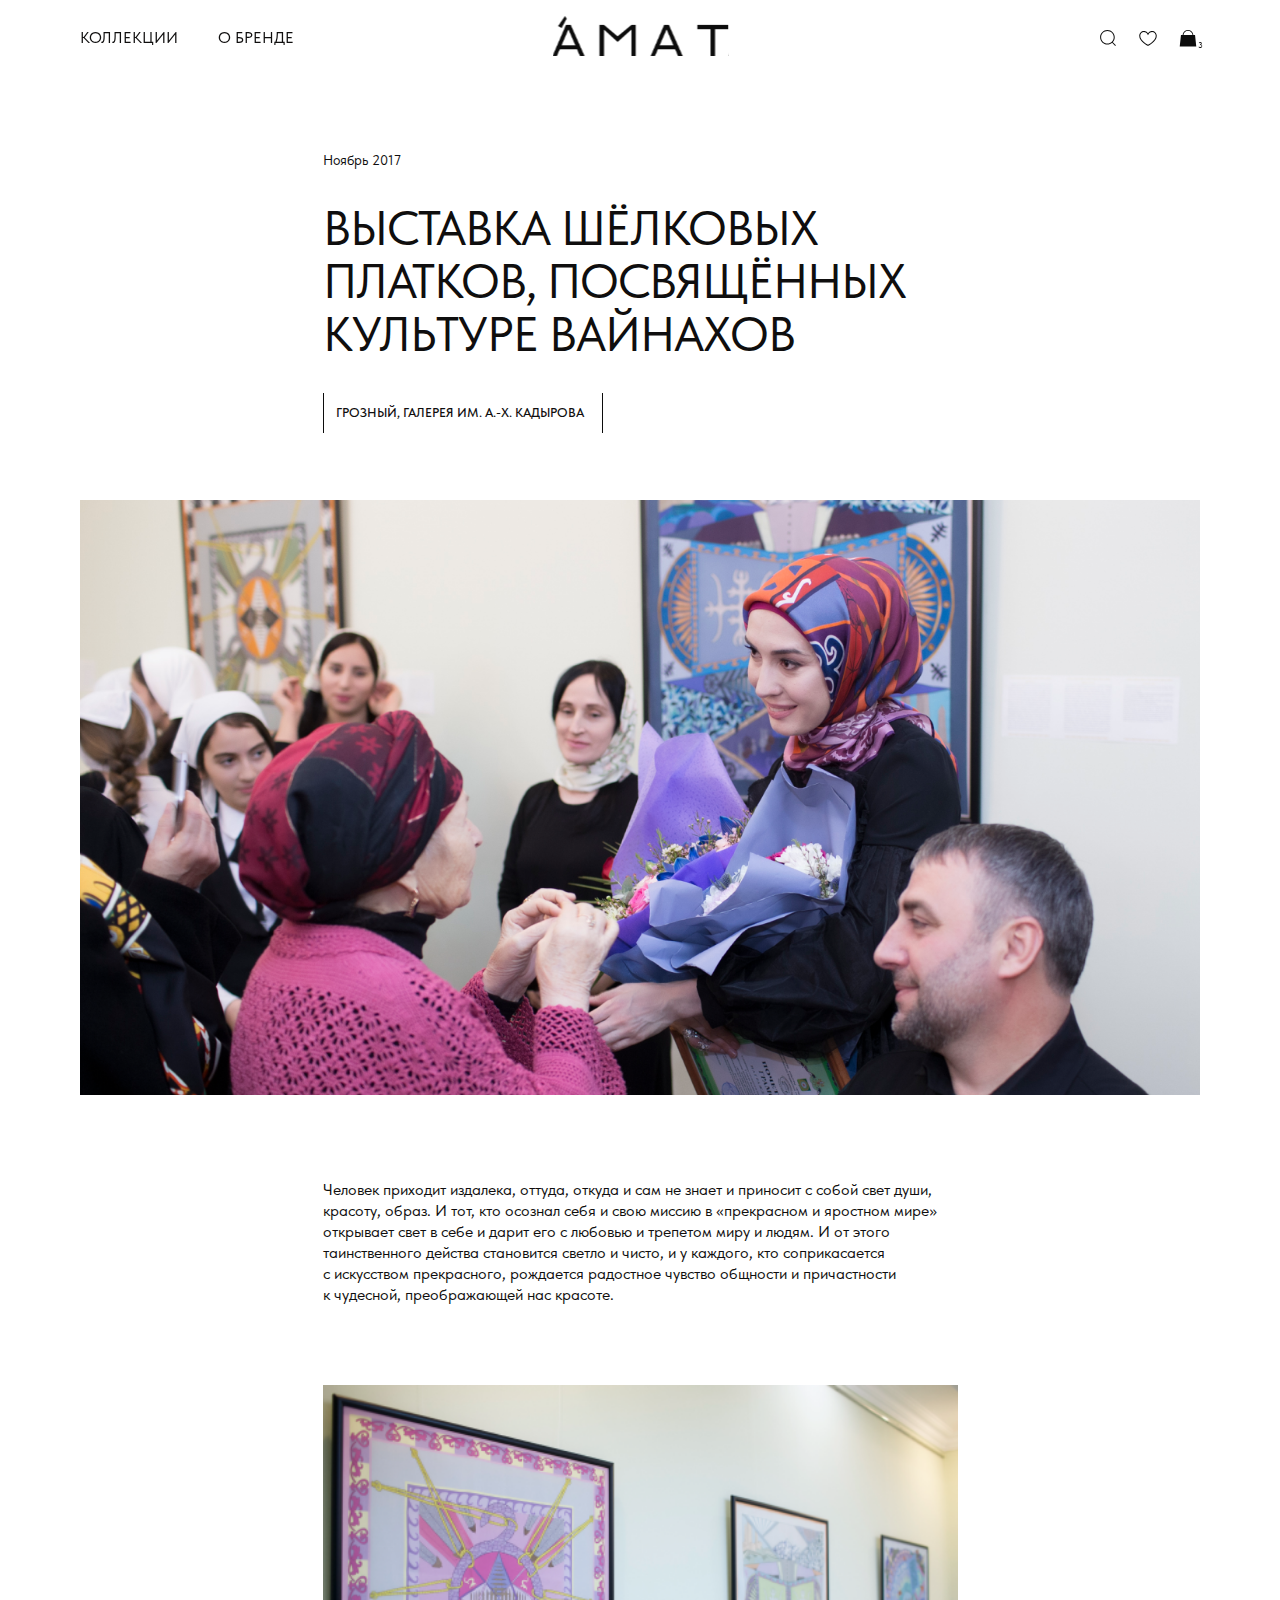
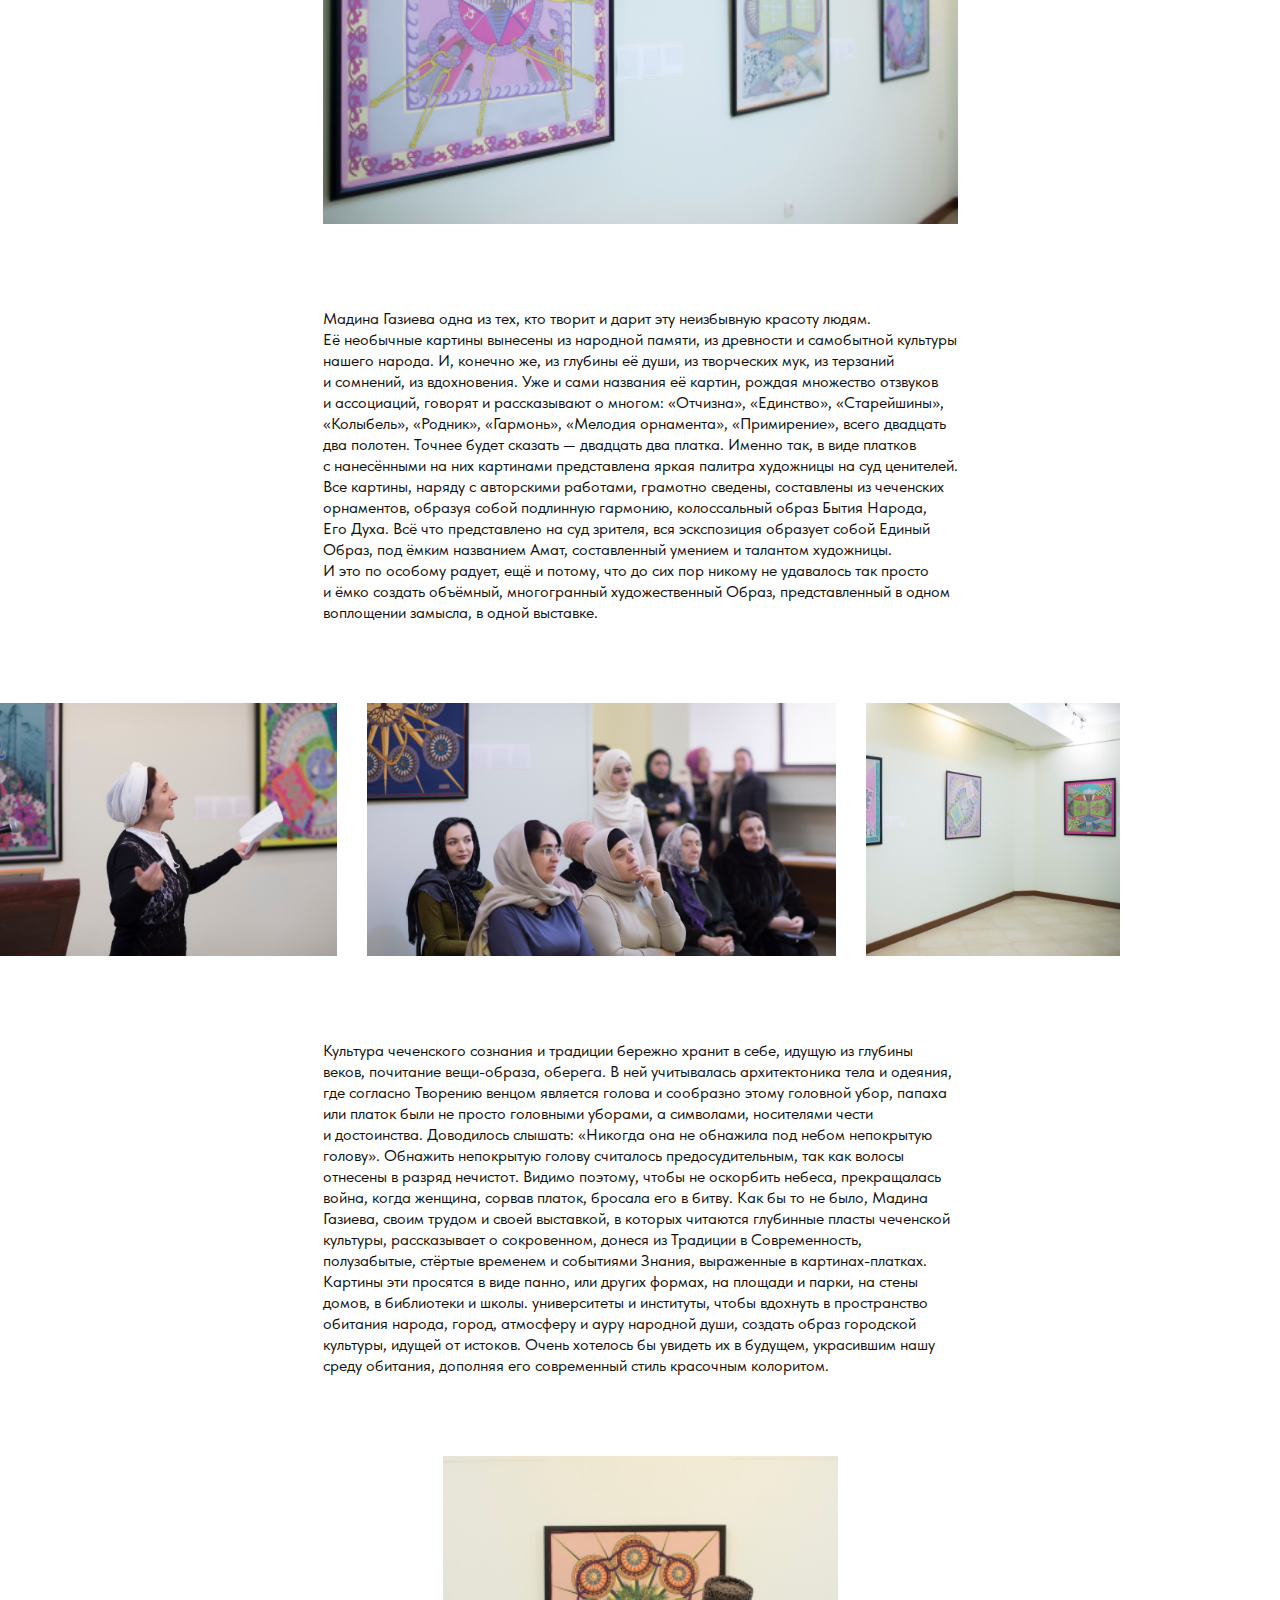
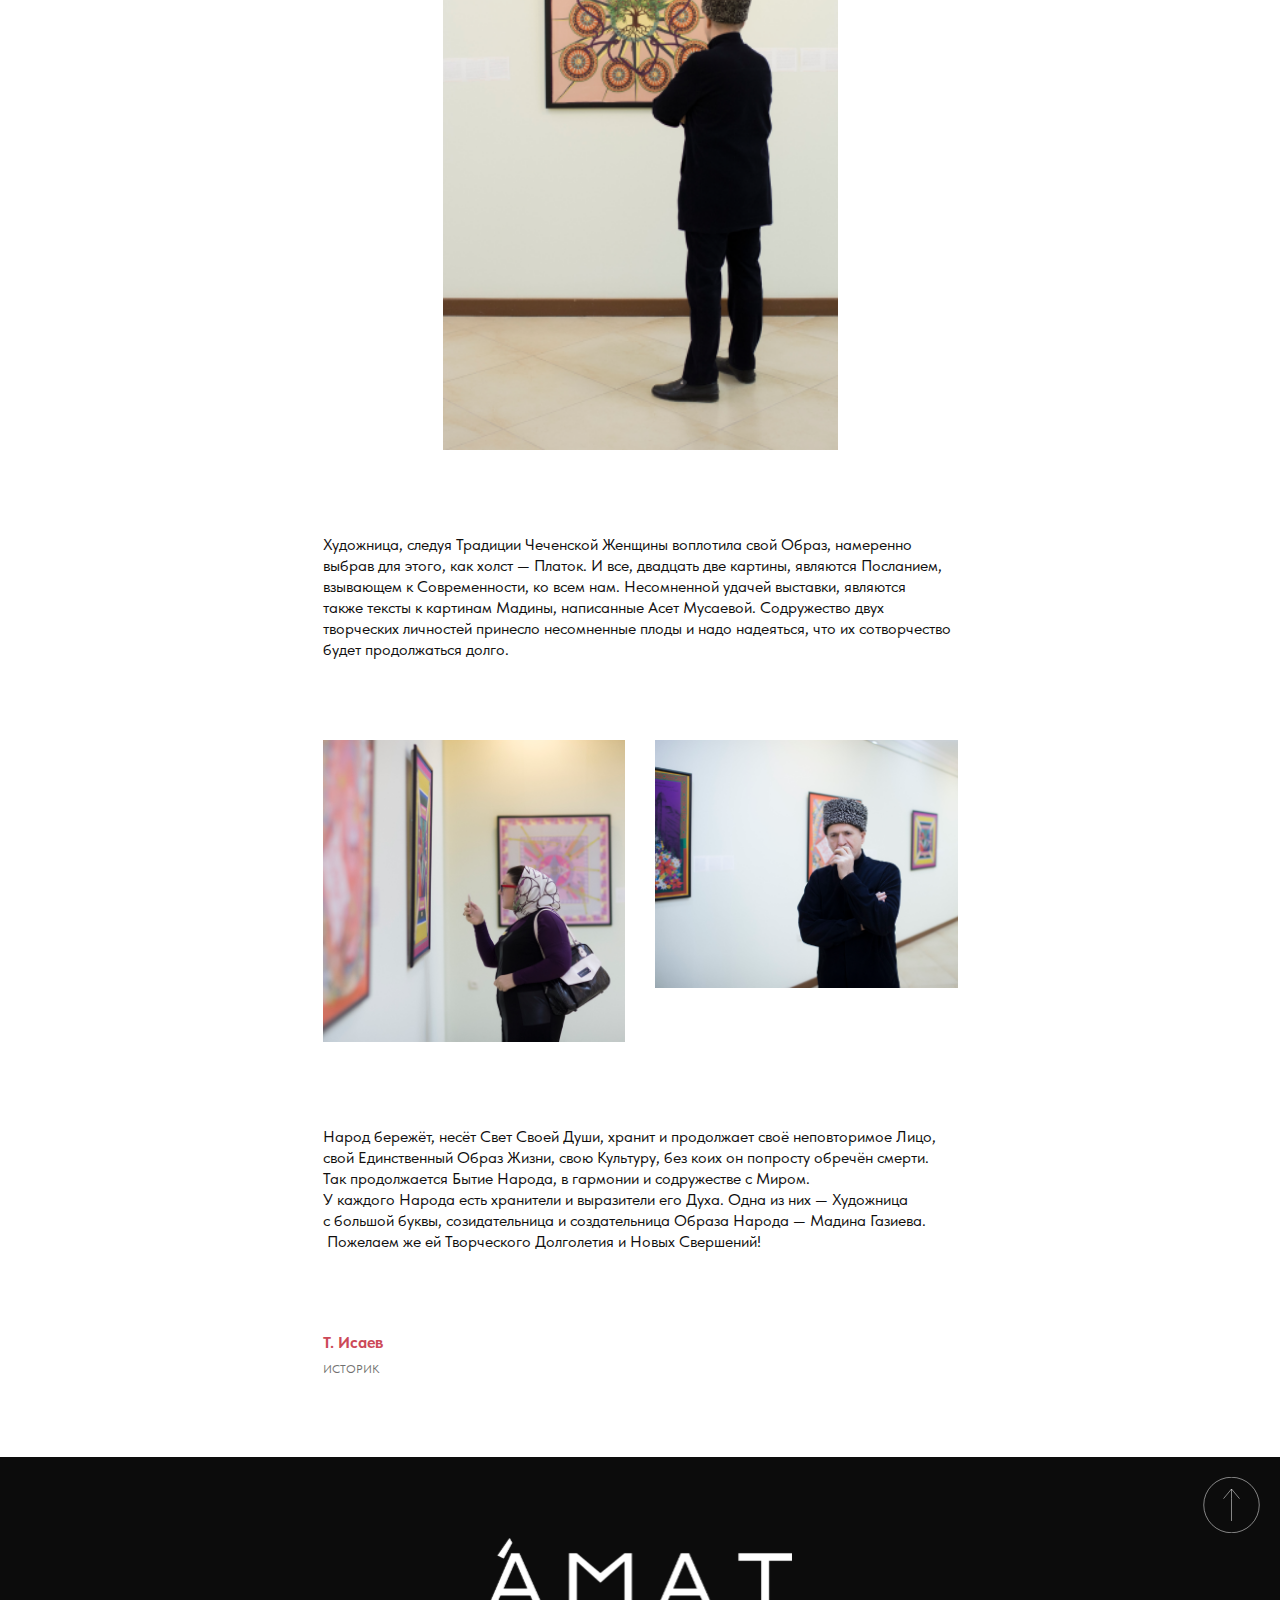
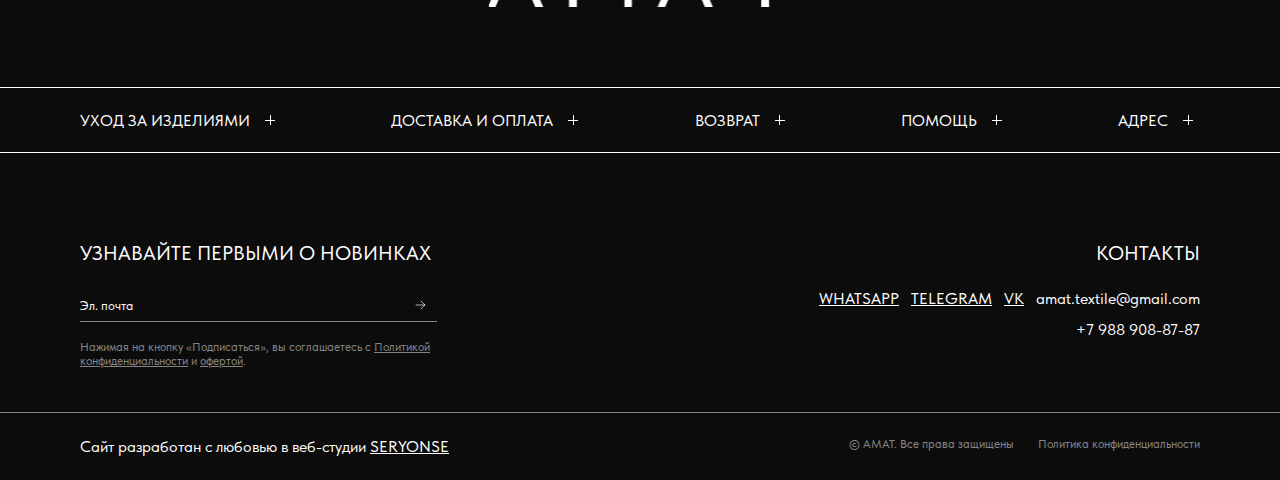
<file: exhibition.html>
﻿<!DOCTYPE html>

<html lang="ru" xmlns="http://www.w3.org/1999/xhtml">
  <head>
    <meta charset="utf-8" />
    <meta name="viewport" content="width=device-width, initial-scale=1" />
    <link rel="stylesheet" href="styles/style.css" />
    <link rel="stylesheet" href="fonts/font/stylesheet.css" />
    <title>Выставка шелковых платков</title>
    <link type="image/x-icon" href="images/favicon.svg" rel="shortcut icon" />
  </head>
  <body>
    <header class="main-header animated">
      <div class="main-header__wrapper">
        <nav class="main-nav">
          <ul class="main-nav__items flex-child">
            <li class="main-nav__item main-nav__item--collections">
              <span> Коллекции </span>
            </li>
            <li class="main-nav__item" id="brand">
              <a href="aboutus.html"> О бренде </a>
            </li>
          </ul>
          <div class="logo-container">
            <a href="index.html">
              <img
                src="images/svg/logo-white.svg"
                alt="logo"
                class="logo-white"
                id="logo"
              />
              <img
                src="images/svg/logo-black.svg"
                alt="logo"
                class="logo-black"
                id="logo-white"
              />
            </a>
          </div>
          <ul class="main-nav__items flex-child">
            <li class="main-nav__item main-nav__item--icon icon-search">
              <span class="icon icon--black">
                <img
                  class="black icon--default"
                  src="images/svg/search-black.svg"
                />
              </span>
              <span class="icon icon--white">
                <img
                  class="white icon--default"
                  src="images/svg/search-white.svg"
                />
              </span>
              <span class="icon icon--gold">
                <img
                  class="gold icon--default"
                  src="images/svg/search-gold.svg"
                />
                <span class="icon-text">Поиск</span>
              </span>
            </li>
            <li class="main-nav__item main-nav__item--icon icon-favor">
              <span class="icon icon--black">
                <img
                  class="black icon--default"
                  src="images/svg/favor-black.svg"
                />
              </span>
              <span class="icon icon--white">
                <img
                  class="white icon--default"
                  src="images/svg/favor-white.svg"
                />
              </span>
              <span class="icon icon--gold">
                <img
                  class="gold icon--default"
                  src="images/svg/favor-gold.svg"
                />
                <span class="icon-text">Избранное</span>
              </span>
            </li>
            <li class="main-nav__item main-nav__item--icon icon-bag is--active">
              <span class="icon icon--black">
                <img
                  class="black icon--default"
                  src="images/svg/bag-black.svg"
                />
                <img
                  class="black icon--active"
                  src="images/svg/bag-black-active.svg"
                />
              </span>
              <span class="icon icon--white">
                <img
                  class="white icon--default"
                  src="images/svg/bag-white.svg"
                />
                <img
                  class="white icon--active"
                  src="images/svg/bag-white-active.svg"
                />
              </span>
              <span class="icon icon--gold">
                <img class="gold icon--default" src="images/svg/bag-gold.svg" />
                <span class="icon-text">Корзина</span>
              </span>
              <span class="quantity">3</span>
            </li>
            <li class="main-nav__item main-nav__item--mobile">
              <div class="hamburger">
                <span></span>
                <span></span>
                <span></span>
              </div>
            </li>
          </ul>
        </nav>
        <div class="mobile-menu">
          <nav class="mobile-nav">
            <div class="search-container">
              <form>
                <img src="images/svg/search-in.svg" class="search-in" />
                <input
                  type="text"
                  name="text"
                  class="search"
                  placeholder="Тип изделия, название..."
                />
              </form>
            </div>
            <ul class="mobile-nav__items">
              <li class="mobile-nav__item mobile-nav__item--collection">
                <span
                  >Коллекции
                  <img src="images/svg/arrow-bottom-black.svg" alt=""
                /></span>
                <div class="mobile-nav__item--submenu">
                  <ul class="collections-list">
                    <li class="collections-list__item">
                      <a href="category.html#theme-scarves"
                        >Тематические платки</a
                      >
                    </li>
                    <li class="collections-list__item">
                      <a href="category.html#base-scarves">Базовые платки</a>
                    </li>
                    <li class="collections-list__item"><a href="">Шали</a></li>
                    <li class="collections-list__item">
                      <a href="category.html#gradients">Градиенты</a>
                    </li>
                    <li class="collections-list__item">
                      <a href="category.html#twills">Твилли</a>
                    </li>
                    <li class="collections-list__item">
                      <a href="category.html#scarfs">Шарфы</a>
                    </li>
                  </ul>
                </div>
              </li>
              <li class="mobile-nav__item">
                <a href="aboutus.html">О нас</a>
              </li>
              <li class="mobile-nav__item">
                <a id="product-care-btn">Уход за изделиями</a>
              </li>
            </ul>
            <ul class="mobile-nav__items--bottom">
              <li class="mobile-nav__item">
                <p id="open-favorite-btn">Избранное</p>
                <img src="images/png/mobile-favor.png" />
              </li>
              <li class="mobile-nav__item">
                <p id="open-address">Адрес</p>
              </li>
              <li class="mobile-nav__item">
                <p id="faq">Помощь</p>
              </li>
              <li class="mobile-nav__item">
                <p id="open-contacts-btn">Контакты</p>
              </li>
            </ul>
          </nav>
        </div>
        <div class="submenu">
          <div class="submenu-wrapper">
            <ul class="collections-list">
              <li class="collections-list__item">
                <a href="category.html#theme-scarves">
                  <img src="images/png/title1.png" alt="" />
                  <h3>Тематические платки</h3>
                </a>
              </li>
              <li class="collections-list__item">
                <a href="category.html#base-scarves">
                  <img src="images/png/title2.png" alt="" />
                  <h3>базовые платки</h3>
                </a>
              </li>
              <li class="collections-list__item">
                <a href="category.html#shawls">
                  <img src="images/png/title3.png" alt="" />
                  <h3>шали</h3>
                </a>
              </li>
              <li class="collections-list__item">
                <a href="category.html#gradients">
                  <img src="images/png/title4.png" alt="" />
                  <h3>градиенты</h3>
                </a>
              </li>
              <li class="collections-list__item">
                <a href="category.html#twills">
                  <img src="images/png/title1.png" alt="" />
                  <h3>твилли</h3>
                </a>
              </li>
              <li class="collections-list__item">
                <a href="category.html#scarfs">
                  <img src="images/png/title2.png" alt="" />
                  <h3>шарфы</h3>
                </a>
              </li>
            </ul>
            <a href="category.html">
              <button class="submenu-button button">
                Посмотреть все коллекции
                <span class="arrow">
                  <img
                    class="black"
                    src="images/svg/arrow-right-black-button.svg"
                    alt=""
                  />
                  <img
                    class="gold"
                    src="images/svg/arrow-right-gold-button.svg"
                    alt=""
                  />
                </span>
              </button>
            </a>
          </div>
        </div>
      </div>
    </header>

    <main class="exhibition">
      <section class="main-article">
        <div class="section-wrapper">
          <div class="main-article__header text-block">
            <p class="main-article__date">Ноябрь 2017</p>
            <h1 class="main-article__title">
              Выставка шёлковых платков, посвящённых культуре Вайнахов
            </h1>
            <p class="main-article__subtitle">
              Грозный, Галерея им. А.-Х. Кадырова
            </p>
          </div>
          <div class="main-article__photo-container">
            <img src="images/png/exhibition1.png" alt="Фото с выставки" />
          </div>
          <div class="text-block">
            <p class="main-article__text">
              Человек приходит издалека, оттуда, откуда и сам не знает
              и приносит с собой свет души, красоту, образ. И тот, кто осознал
              себя и свою миссию в «прекрасном и яростном мире» открывает свет
              в себе и дарит его с любовью и трепетом миру и людям. И от этого
              таинственного действа становится светло и чисто, и у каждого,
              кто соприкасается с искусством прекрасного, рождается радостное
              чувство общности и причастности к чудесной, преображающей
              нас красоте.
            </p>
            <div class="main-article__photo-container">
              <img src="images/png/exhibition2.png" alt="Фото с выставки" />
            </div>
            <p class="main-article__text">
              Мадина Газиева одна из тех, кто творит и дарит эту неизбывную
              красоту людям. Её необычные картины вынесены из народной памяти,
              из древности и самобытной культуры нашего народа. И, конечно же,
              из глубины её души, из творческих мук, из терзаний и сомнений,
              из вдохновения. Уже и сами названия её картин, рождая множество
              отзвуков и ассоциаций, говорят и рассказывают о многом: «Отчизна»,
              «Единство», «Старейшины», «Колыбель», «Родник», «Гармонь»,
              «Мелодия орнамента», «Примирение», всего двадцать два полотен.
              Точнее будет сказать — двадцать два платка. Именно так, в виде
              платков с нанесёнными на них картинами представлена яркая палитра
              художницы на суд ценителей. Все картины, наряду с авторскими
              работами, грамотно сведены, составлены из чеченских орнаментов,
              образуя собой подлинную гармонию, колоссальный образ Бытия Народа,
              Его Духа. Всё что представлено на суд зрителя, вся эскспозиция
              образует собой Единый Образ, под ёмким названием Амат,
              составленный умением и талантом художницы. И это по особому
              радует, ещё и потому, что до сих пор никому не удавалось
              так просто и ёмко создать объёмный, многогранный художественный
              Образ, представленный в одном воплощении замысла, в одной
              выставке.
            </p>
          </div>
          <div class="main-article__photos main-article__photos--margin">
            <div class="photo-container">
              <img src="images/png/exhibition3.png" alt="Фото с выставки" />
            </div>
            <div class="photo-container">
              <img src="images/png/exhibition4.png" alt="Фото с выставки" />
            </div>
            <div class="photo-container">
              <img src="images/png/exhibition5.png" alt="Фото с выставки" />
            </div>
          </div>
          <div class="text-block">
            <p class="main-article__text">
              Культура чеченского сознания и традиции бережно хранит в себе,
              идущую из глубины веков, почитание вещи-образа, оберега.
              В ней учитывалась архитектоника тела и одеяния, где согласно
              Творению венцом является голова и сообразно этому головной убор,
              папаха или платок были не просто головными уборами, а символами,
              носителями чести и достоинства. Доводилось слышать: «Никогда
              она не обнажила под небом непокрытую голову». Обнажить непокрытую
              голову считалось предосудительным, так как волосы отнесены
              в разряд нечистот. Видимо поэтому, чтобы не оскорбить небеса,
              прекращалась война, когда женщина, сорвав платок, бросала
              его в битву. Как бы то не было, Мадина Газиева, своим трудом
              и своей выставкой, в которых читаются глубинные пласты чеченской
              культуры, рассказывает о сокровенном, донеся из Традиции
              в Современность, полузабытые, стёртые временем и событиями Знания,
              выраженные в картинах-платках. Картины эти просятся в виде панно,
              или других формах, на площади и парки, на стены домов,
              в библиотеки и школы. университеты и институты, чтобы вдохнуть
              в пространство обитания народа, город, атмосферу и ауру народной
              души, создать образ городской культуры, идущей от истоков. Очень
              хотелось бы увидеть их в будущем, украсившим нашу среду обитания,
              дополняя его современный стиль красочным колоритом.
            </p>
            <div
              class="main-article__photo-container main-article__photo-container--padding"
            >
              <img src="images/png/exhibition6.png" alt="Фото с выставки" />
            </div>
            <p class="main-article__text">
              Художница, следуя Традиции Чеченской Женщины воплотила свой Образ,
              намеренно выбрав для этого, как холст — Платок. И все, двадцать
              две картины, являются Посланием, взывающем к Современности,
              ко всем нам. Несомненной удачей выставки, являются также тексты
              к картинам Мадины, написанные Асет Мусаевой. Содружество двух
              творческих личностей принесло несомненные плоды и надо надеяться,
              что их сотворчество будет продолжаться долго.
            </p>
            <div class="main-article__photos">
              <div class="photo-container">
                <img src="images/png/exhibition7.png" alt="Фото с выставки" />
              </div>
              <div class="photo-container">
                <img src="images/png/exhibition8.png" alt="Фото с выставки" />
              </div>
            </div>
            <p class="main-article__text">
              Народ бережёт, несёт Свет Своей Души, хранит и продолжает своё
              неповторимое Лицо, свой Единственный Образ Жизни, свою Культуру,
              без коих он попросту обречён смерти. Так продолжается Бытие
              Народа, в гармонии и содружестве с Миром.
              <br />
              У каждого Народа есть хранители и выразители его Духа. Одна
              из них — Художница с большой буквы, созидательница и создательница
              Образа Народа — Мадина Газиева.
              <br />
               Пожелаем же ей Творческого Долголетия и Новых Свершений!
            </p>
            <div class="main-article__signature">
              <p class="main-article__signature-name">Т. Исаев</p>
              <p class="main-article__signature-prof">Историк</p>
            </div>
          </div>
        </div>
      </section>
    </main>

    <!-- Поиск, модальное окно -->
    <div class="modal modal-search" id="modal-search">
      <div class="modal-header">
        <h3 class="modal-header__title">Поиск</h3>
        <div class="modal-header__button">
          <span></span>
          <span></span>
        </div>
      </div>

      <div class="modal-content">
        <div class="modal-content__wrapper">
          <form class="modal-search__container">
            <input type="search" class="modal-search__input" value="" />
            <input type="text" class="modal-search__reset" value="Очистить" />
            <div class="modal-search__button-wrap modal-bottom">
              <div class="modal-search__button button button--white">Найти</div>
            </div>
          </form>

          <!--Этот блок для пустого окошка, показывает, какие запросы были сделаны ранее-->
          <div class="last-results">
            <p class="last-results__title">Вы искали:</p>
            <div class="last-results__item">
              <p>платок</p>
              <img
                src="images/svg/delete-last-item.svg"
                alt="Удалить элемент"
              />
              <div class="last-result__delete">
                <span></span>
                <span></span>
              </div>
            </div>
            <div class="last-results__item">
              <p>шаль</p>
              <img
                src="images/svg/delete-last-item.svg"
                alt="Удалить элемент"
              />
              <div class="last-result__delete">
                <span></span>
                <span></span>
              </div>
            </div>
          </div>

          <!--Блок, когда по запросу не найдено результатов-->
          <div class="modal-search__not-found">
            <p class="modal-search__not-found-text">
              Мы ничего не нашли по запросу "<span>владыа</span>"
            </p>
            <p class="modal-search__not-found-text">
              Попробуйте изменить запрос.
            </p>
            <h5 class="modal__heading">Вам может быть интересно</h5>
          </div>

          <!-- Строка показывает, сколько найдено товаров, далее товары-->
          <p class="modal-search__text">
            Найдено 13 товаров по запросу «платок»
          </p>

          <div class="modal-search__result">
            <div class="category-flex">
              <div class="category__product">
                <div class="category__photo-container">
                  <div class="favorite-icon-wrap">
                    <img
                      src="images/svg/favor-gold-empty.svg"
                      alt="Добавить в избранное"
                    />
                    <img
                      src="images/svg/favor-gold.svg"
                      alt="Добавить в избранное"
                    />
                  </div>
                  <img
                    src="images/png/scarves.png"
                    class="category__photo"
                    alt="Фото Коллекции"
                  />
                  <div class="category-product__swiper swiper">
                    <div class="swiper-wrapper">
                      <div class="swiper-slide">
                        <img
                          src="images/png/title1.png"
                          class="category__photo"
                          alt="Фото Коллекции"
                        />
                      </div>
                      <div class="swiper-slide">
                        <img
                          src="images/png/title2.png"
                          class="category__photo"
                          alt="Фото Коллекции"
                        />
                      </div>
                      <div class="swiper-slide">
                        <img
                          src="images/png/title3.png"
                          class="category__photo"
                          alt="Фото Коллекции"
                        />
                      </div>
                    </div>
                    <div class="swiper-button-prev">
                      <img
                        src="images/svg/arrow-left-category-swiper.svg"
                        alt=""
                      />
                    </div>
                    <div class="swiper-button-next">
                      <img
                        src="images/svg/arrow-right-category-swiper.svg"
                        alt=""
                      />
                    </div>
                  </div>
                </div>
                <a href="/product.html">
                  <h5 class="category__product-title">Даймохк</h5>
                  <p class="category__product-price">16 000 ₽</p>
                </a>
              </div>
              <div class="category__product">
                <div class="category__photo-container">
                  <div class="favorite-icon-wrap">
                    <img
                      src="images/svg/favor-gold-empty.svg"
                      alt="Добавить в избранное"
                    />
                    <img
                      src="images/svg/favor-gold.svg"
                      alt="Добавить в избранное"
                    />
                  </div>
                  <img
                    src="images/png/scarves.png"
                    class="category__photo"
                    alt="Фото Коллекции"
                  />
                  <div class="category-product__swiper swiper">
                    <div class="swiper-wrapper">
                      <div class="swiper-slide">
                        <img
                          src="images/png/title1.png"
                          class="category__photo"
                          alt="Фото Коллекции"
                        />
                      </div>
                      <div class="swiper-slide">
                        <img
                          src="images/png/title2.png"
                          class="category__photo"
                          alt="Фото Коллекции"
                        />
                      </div>
                      <div class="swiper-slide">
                        <img
                          src="images/png/title3.png"
                          class="category__photo"
                          alt="Фото Коллекции"
                        />
                      </div>
                    </div>
                    <div class="swiper-button-prev">
                      <img
                        src="images/svg/arrow-left-category-swiper.svg"
                        alt=""
                      />
                    </div>
                    <div class="swiper-button-next">
                      <img
                        src="images/svg/arrow-right-category-swiper.svg"
                        alt=""
                      />
                    </div>
                  </div>
                </div>
                <a href="/product.html">
                  <h5 class="category__product-title">Даймохк</h5>
                  <p class="category__product-price">16 000 ₽</p>
                </a>
              </div>
              <div class="category__product">
                <div class="category__photo-container">
                  <div class="favorite-icon-wrap">
                    <img
                      src="images/svg/favor-gold-empty.svg"
                      alt="Добавить в избранное"
                    />
                    <img
                      src="images/svg/favor-gold.svg"
                      alt="Добавить в избранное"
                    />
                  </div>
                  <img
                    src="images/png/scarves.png"
                    class="category__photo"
                    alt="Фото Коллекции"
                  />
                  <div class="category-product__swiper swiper">
                    <div class="swiper-wrapper">
                      <div class="swiper-slide">
                        <img
                          src="images/png/title1.png"
                          class="category__photo"
                          alt="Фото Коллекции"
                        />
                      </div>
                      <div class="swiper-slide">
                        <img
                          src="images/png/title2.png"
                          class="category__photo"
                          alt="Фото Коллекции"
                        />
                      </div>
                      <div class="swiper-slide">
                        <img
                          src="images/png/title3.png"
                          class="category__photo"
                          alt="Фото Коллекции"
                        />
                      </div>
                    </div>
                    <div class="swiper-button-prev">
                      <img
                        src="images/svg/arrow-left-category-swiper.svg"
                        alt=""
                      />
                    </div>
                    <div class="swiper-button-next">
                      <img
                        src="images/svg/arrow-right-category-swiper.svg"
                        alt=""
                      />
                    </div>
                  </div>
                </div>
                <a href="/product.html">
                  <h5 class="category__product-title">Даймохк</h5>
                  <p class="category__product-price">16 000 ₽</p>
                </a>
              </div>
              <div class="category__product">
                <div class="category__photo-container">
                  <div class="favorite-icon-wrap">
                    <img
                      src="images/svg/favor-gold-empty.svg"
                      alt="Добавить в избранное"
                    />
                    <img
                      src="images/svg/favor-gold.svg"
                      alt="Добавить в избранное"
                    />
                  </div>
                  <img
                    src="images/png/scarves.png"
                    class="category__photo"
                    alt="Фото Коллекции"
                  />
                  <div class="category-product__swiper swiper">
                    <div class="swiper-wrapper">
                      <div class="swiper-slide">
                        <img
                          src="images/png/title1.png"
                          class="category__photo"
                          alt="Фото Коллекции"
                        />
                      </div>
                      <div class="swiper-slide">
                        <img
                          src="images/png/title2.png"
                          class="category__photo"
                          alt="Фото Коллекции"
                        />
                      </div>
                      <div class="swiper-slide">
                        <img
                          src="images/png/title3.png"
                          class="category__photo"
                          alt="Фото Коллекции"
                        />
                      </div>
                    </div>
                    <div class="swiper-button-prev">
                      <img
                        src="images/svg/arrow-left-category-swiper.svg"
                        alt=""
                      />
                    </div>
                    <div class="swiper-button-next">
                      <img
                        src="images/svg/arrow-right-category-swiper.svg"
                        alt=""
                      />
                    </div>
                  </div>
                </div>
                <a href="/product.html">
                  <h5 class="category__product-title">Даймохк</h5>
                  <p class="category__product-price">16 000 ₽</p>
                </a>
              </div>
            </div>
          </div>
        </div>
      </div>

      <div class="modal-bottom">
        <a href="viewall.html" class="modal-bottom__button button button--white"
          >Показать все
        </a>
      </div>
    </div>

    <!-- Избранное модальное окно -->
    <div class="modal modal-favorites" id="modal-favorites">
      <div class="modal-header">
        <h3 class="modal-header__title">Избранное</h3>
        <div class="modal-header__button">
          <span></span>
          <span></span>
        </div>
      </div>

      <div class="modal-content">
        <div class="modal-content__wrapper">
          <!-- Пустое избранное -->
          <div class="modal-content__empty">
            <div class="modal__view-height">
              <div class="flex-wrapper">
                <div class="photo__container">
                  <img src="images/svg/favor-hearts.svg" alt="Сердечки" />
                </div>
                <h5 class="modal__heading">
                  Добавляйте понравивишиеся товары в избранное, чтобы не
                  потерять.
                </h5>
              </div>
            </div>
          </div>
          <!-- Непустое избранное -->
          <div class="modal__category-wrapper modal-content__filled is--active">
            <div class="category-flex">
              <div class="category__product">
                <a href="product.html">
                  <div class="category__photo-container">
                    <div class="favorite-icon-wrap">
                      <img
                        src="images/svg/favor-gold-empty.svg"
                        alt="Добавить в избранное"
                      />
                      <img
                        src="images/svg/favor-gold.svg"
                        alt="Добавить в избранное"
                      />
                    </div>
                    <img
                      src="images/png/scarves.png"
                      class="category__photo"
                      alt="Фото Коллекции"
                    />
                  </div>
                  <h5 class="category__product-title">Даймохк</h5>
                  <p class="category__product-price">16 000 ₽</p>
                </a>
              </div>
              <div class="category__product">
                <a href="product.html">
                  <div class="category__photo-container">
                    <div class="favorite-icon-wrap">
                      <img
                        src="images/svg/favor-gold-empty.svg"
                        alt="Добавить в избранное"
                      />
                      <img
                        src="images/svg/favor-gold.svg"
                        alt="Добавить в избранное"
                      />
                    </div>
                    <img
                      src="images/png/scarves.png"
                      class="category__photo"
                      alt="Фото Коллекции"
                    />
                  </div>
                  <h5 class="category__product-title">Даймохк</h5>
                  <p class="category__product-price">16 000 ₽</p>
                </a>
              </div>
              <div class="category__product">
                <a href="product.html">
                  <div class="category__photo-container">
                    <div class="favorite-icon-wrap">
                      <img
                        src="images/svg/favor-gold-empty.svg"
                        alt="Добавить в избранное"
                      />
                      <img
                        src="images/svg/favor-gold.svg"
                        alt="Добавить в избранное"
                      />
                    </div>
                    <img
                      src="images/png/scarves.png"
                      class="category__photo"
                      alt="Фото Коллекции"
                    />
                  </div>
                  <h5 class="category__product-title">Даймохк</h5>
                  <p class="category__product-price">16 000 ₽</p>
                </a>
              </div>
              <div class="category__product">
                <a href="product.html">
                  <div class="category__photo-container">
                    <div class="favorite-icon-wrap">
                      <img
                        src="images/svg/favor-gold-empty.svg"
                        alt="Добавить в избранное"
                      />
                      <img
                        src="images/svg/favor-gold.svg"
                        alt="Добавить в избранное"
                      />
                    </div>
                    <img
                      src="images/png/scarves.png"
                      class="category__photo"
                      alt="Фото Коллекции"
                    />
                  </div>
                  <h5 class="category__product-title">Даймохк</h5>
                  <p class="category__product-price">16 000 ₽</p>
                </a>
              </div>
              <div class="category__product">
                <a href="product.html">
                  <div class="category__photo-container">
                    <div class="favorite-icon-wrap">
                      <img
                        src="images/svg/favor-gold-empty.svg"
                        alt="Добавить в избранное"
                      />
                      <img
                        src="images/svg/favor-gold.svg"
                        alt="Добавить в избранное"
                      />
                    </div>
                    <img
                      src="images/png/scarves.png"
                      class="category__photo"
                      alt="Фото Коллекции"
                    />
                  </div>
                  <h5 class="category__product-title">Даймохк</h5>
                  <p class="category__product-price">16 000 ₽</p>
                </a>
              </div>
              <div class="category__product">
                <a href="product.html">
                  <div class="category__photo-container">
                    <div class="favorite-icon-wrap">
                      <img
                        src="images/svg/favor-gold-empty.svg"
                        alt="Добавить в избранное"
                      />
                      <img
                        src="images/svg/favor-gold.svg"
                        alt="Добавить в избранное"
                      />
                    </div>
                    <img
                      src="images/png/scarves.png"
                      class="category__photo"
                      alt="Фото Коллекции"
                    />
                  </div>
                  <h5 class="category__product-title">Даймохк</h5>
                  <p class="category__product-price">16 000 ₽</p>
                </a>
              </div>
            </div>
          </div>
        </div>
      </div>
      <div class="modal-bottom">
        <a
          href="category.html"
          class="modal-bottom__button button button--white"
        >
          Посмотреть коллекции
        </a>
      </div>
    </div>

    <!-- Корзина модальное окно -->
    <div class="modal modal-cart" id="modal-cart">
      <div class="modal-header">
        <h3 class="modal-header__title">Корзина</h3>
        <div class="modal-header__button">
          <span></span>
          <span></span>
        </div>
      </div>

      <div class="modal-content">
        <div class="modal-content__wrapper">
          <!-- Пустая корзина-->
          <div class="modal-content__empty">
            <div class="modal__view-height">
              <div class="flex-wrapper">
                <div class="photo__container">
                  <img src="images/svg/cart.svg" alt="Корзина" />
                </div>
                <h5 class="modal__heading">
                  Наполните вашу корзину товарами, о которых давно мечтали.
                </h5>
              </div>
            </div>
          </div>
          <div class="cart modal-content__filled is--active">
            <div class="modal__wrapper cart__wrapper">
              <div class="cart__items">
                <div class="cart__item">
                  <a href="product.html">
                    <div class="cart__product-photo">
                      <img src="images/png/scarves.png" alt="Платок" />
                    </div>
                  </a>
                  <div class="cart__characteristics">
                    <div class="cart__characteristics-scarve">
                      <div class="cart__product-name">
                        <a href="product.html">Платок "Алфавит"</a>
                      </div>
                      <div class="cart__product-details">
                        <span class="cart__product-details-size">90*90 см</span>
                        <div class="cart__product-details-dott"></div>
                        <span class="cart__product-details-color">Синий</span>
                      </div>
                      <div class="counter" data-counter>
                        <div class="counter__button counter__button--minus">
                          -
                        </div>
                        <div class="counter__input">
                          <input type="text" value="1" disabled />
                        </div>
                        <div class="counter__button counter__button--plus">
                          +
                        </div>
                      </div>
                    </div>
                    <div class="cart__characteristics-right">
                      <div class="cart__product-control">
                        <div class="cart__product-add-to-favorite">
                          <img src="images/svg/add-to-favorite.svg" />
                        </div>
                        <div class="cart__product-delete">
                          <span> </span>
                          <span> </span>
                        </div>
                      </div>
                      <div class="cart__product-price">16 000 ₽</div>
                    </div>
                  </div>
                </div>
                <div class="cart__item">
                  <a href="product.html">
                    <div class="cart__product-photo">
                      <img src="images/png/scarves.png" alt="Платок" />
                    </div>
                  </a>
                  <div class="cart__characteristics">
                    <div class="cart__characteristics-scarve">
                      <div class="cart__product-name">
                        <a href="product.html">Платок "Алфавит"</a>
                      </div>
                      <div class="cart__product-details">
                        <span class="cart__product-details-size">90*90 см</span>
                        <div class="cart__product-details-dott"></div>
                        <span class="cart__product-details-color">Синий</span>
                      </div>
                      <div class="counter" data-counter>
                        <div class="counter__button counter__button--minus">
                          -
                        </div>
                        <div class="counter__input">
                          <input type="text" value="1" disabled />
                        </div>
                        <div class="counter__button counter__button--plus">
                          +
                        </div>
                      </div>
                    </div>
                    <div class="cart__characteristics-right">
                      <div class="cart__product-control">
                        <div class="cart__product-add-to-favorite">
                          <img src="images/svg/add-to-favorite.svg" />
                        </div>
                        <div class="cart__product-delete">
                          <span> </span>
                          <span> </span>
                        </div>
                      </div>
                      <div class="cart__product-price">16 000 ₽</div>
                    </div>
                  </div>
                </div>
                <div class="cart__item">
                  <a href="product.html">
                    <div class="cart__product-photo">
                      <img src="images/png/scarves.png" alt="Платок" />
                    </div>
                  </a>
                  <div class="cart__characteristics">
                    <div class="cart__characteristics-scarve">
                      <div class="cart__product-name">
                        <a href="product.html">Платок "Алфавит"</a>
                      </div>
                      <div class="cart__product-details">
                        <span class="cart__product-details-size">90*90 см</span>
                        <div class="cart__product-details-dott"></div>
                        <span class="cart__product-details-color">Синий</span>
                      </div>
                      <div class="counter" data-counter>
                        <div class="counter__button counter__button--minus">
                          -
                        </div>
                        <div class="counter__input">
                          <input type="text" value="1" disabled />
                        </div>
                        <div class="counter__button counter__button--plus">
                          +
                        </div>
                      </div>
                    </div>
                    <div class="cart__characteristics-right">
                      <div class="cart__product-control">
                        <div class="cart__product-add-to-favorite">
                          <img src="images/svg/add-to-favorite.svg" />
                        </div>
                        <div class="cart__product-delete">
                          <span> </span>
                          <span> </span>
                        </div>
                      </div>
                      <div class="cart__product-price">16 000 ₽</div>
                    </div>
                  </div>
                </div>
              </div>
            </div>
          </div>
        </div>
      </div>
      <div class="modal-bottom">
        <div class="cart__total">
          <p class="cart__total-title">Сумма заказа</p>
          <div class="cart__total-price">15 000 ₽</div>
        </div>
        <div class="discount-block">
          <div class="cart__total cart__total--discount">
            <div class="cart__total-subtitles">
              <p class="cart__total-subtitle cart__total-subtitle--discount">
                Товары
              </p>
              <p class="cart__total-subtitle cart__total-subtitle--discount">
                Скидка
              </p>
            </div>
            <div class="cart__total-prices">
              <p class="cart__total-price cart__total-price">16 000 ₽</p>
              <p class="cart__total-price cart__total-price--discount">
                - 1 000 ₽
              </p>
            </div>
          </div>
          <div class="cart__total cart__total--result">
            <p class="Итого">Итого</p>
            <div class="cart__total-price">15 000 ₽</div>
          </div>
        </div>
        <p class="cart__total-subtitle">Без учета стоимости доставки</p>
        <!--        Отображается, когда корзина пустая-->
        <a
          href="category.html"
          class="modal-bottom__button button button--white"
          >Продолжить покупки</a
        >
        <!--        Отображается, когда в корзине есть товары-->
        <a
          href="checkout.html"
          class="modal-bottom__button button button--black"
          >Перейти к оформлению</a
        >
      </div>
    </div>

    <!-- Возврат модальное окно -->
    <div class="modal modal-return" id="modal-return">
      <div class="modal-header">
        <h3 class="modal-header__title">Возврат</h3>
        <div class="modal-header__button">
          <span></span>
          <span></span>
        </div>
      </div>

      <div class="modal-content">
        <div class="modal-content__wrapper">
          <div class="modal__text">
            Чеченский язык один из самых древнейших, красивейших и богатейших
            языков в мире. Скудным его может считать только тот, кто
            по-настоящему не познал всю его глубину, изобилие и разнообразие.
          </div>
        </div>
      </div>
    </div>

    <!-- Оплата и доставка - модальное окно -->
    <div class="modal modal-ship-and-pay" id="modal-ship-and-pay">
      <div class="modal-header">
        <h3 class="modal-header__title">Доставка и оплата</h3>
        <div class="modal-header__button">
          <span></span>
          <span></span>
        </div>
      </div>

      <div class="modal-content">
        <div class="modal-content__wrapper">
          <div class="modal__text">
            Чеченский язык один из самых древнейших, красивейших и богатейших
            языков в мире. Скудным его может считать только тот, кто
            по-настоящему не познал всю его глубину, изобилие и разнообразие.
          </div>
        </div>
      </div>
    </div>

    <!--Часто задаваемые вопросы-->
    <div class="modal modal-faq" id="modal-faq">
      <div class="modal-header">
        <h3 class="modal-header__title">Часто задаваемые вопросы</h3>
        <div class="modal-header__button">
          <span></span>
          <span></span>
        </div>
      </div>

      <div class="modal-content">
        <div class="modal-content__wrapper">
          <p class="modal__question">Зачем мне приобретать ваш товар?</p>
          <p class="modal__answer">
            У нас уникальные изделия, натуральный состав, ручная работа.
          </p>
          <p class="modal__question">Зачем мне приобретать ваш товар?</p>
          <p class="modal__answer">
            У нас уникальные изделия, натуральный состав, ручная работа.
          </p>
          <p class="modal__question">Зачем мне приобретать ваш товар?</p>
          <p class="modal__answer">
            У нас уникальные изделия, натуральный состав, ручная работа.
          </p>
          <p class="modal__question">Зачем мне приобретать ваш товар?</p>
          <p class="modal__answer">
            У нас уникальные изделия, натуральный состав, ручная работа.
          </p>
        </div>
      </div>
    </div>

    <!--Уход за изделиями-->
    <div class="modal modal-product-care" id="modal-product-care">
      <div class="modal-header">
        <h3 class="modal-header__title">Уход за изделиями</h3>
        <div class="modal-header__button">
          <span></span>
          <span></span>
        </div>
      </div>

      <div class="modal-content">
        <div class="modal-content__wrapper">
          Спасибо, что Вы Выбрали нас! Издавна натуральный шелк являлся одной из
          самых дорогих и элитных материй. Ткань из шелкового волокна очень
          мягкая и приятная на ощупь и при этом гипоаллергенна. Несмотря на
          прочность шелка, уход за ним должен быть очень деликатным, так же это
          касается и обращения с шелковыми изделиями, так как шелк боится
          зацепок и затяжек. Чтобы сохранить изделие в превосходном состоянии,
          храните его в развязанном виде и избегайте соприкосновения с
          украшениями и аксессуарами, которые могут оставить зацепки. Берегите
          изделие от дождя, избегайте контакта с агрессивными веществами и
          желательно осуществляйте уход за изделием в специализированных
          химчистках. С уважением, “AMAТ”
        </div>
      </div>
    </div>

    <!--Контакты-->
    <div class="modal modal-contacts" id="modal-contacts">
      <div class="modal-header">
        <h3 class="modal-header__title">Контакты</h3>
        <div class="modal-header__button">
          <span></span>
          <span></span>
        </div>
      </div>

      <div class="modal-content">
        <div class="modal-content__wrapper">
          <div class="modal-contacts-flex">
            <div class="messengers">
              <a target="_blank" href="https://+7%20(988)%20908-87-87/"
                >WhatsApp</a
              >
              <a target="_blank" href="https://t.me/+k-noRbhXTWZlN2Ni"
                >Telegram</a
              >
              <a target="_blank" href="https://vk.com/amat_scarves">VK</a>
            </div>
            <a
              target="_blank"
              href="mailto:amat.textile@gmail.com"
              class="email"
              >amat.textile@gmail.com
            </a>
            <a href="tel:79889088787" class="footer-contacts__phone">
              +7 988 908-87-87</a
            >
          </div>
        </div>
      </div>
    </div>

    <!--Карта (адрес)-->
    <div class="modal modal-address" id="modal-address">
      <div class="modal-header">
        <h3 class="modal-header__title">Наш адрес</h3>
        <div class="modal-header__button">
          <span></span>
          <span></span>
        </div>
      </div>

      <div class="modal-content">
        <iframe
          src="https://www.google.com/maps/embed?pb=!1m18!1m12!1m3!1d1152.1486041971975!2d45.69956996964888!3d43.30939049464909!2m3!1f0!2f0!3f0!3m2!1i1024!2i768!4f13.1!3m3!1m2!1s0x4051d3f76825b0bf%3A0xb4639001e07cfd29!2sGrand%20Park!5e0!3m2!1sru!2sru!4v1702750981293!5m2!1sru!2sru"
          width="100%"
          height="100%"
          style="border: 0"
          allowfullscreen=""
          loading="lazy"
          referrerpolicy="no-referrer-when-downgrade"
        ></iframe>
      </div>
      <div class="modal-bottom">
        <p class="modal-header__title">12:00−21:00 ежедневно</p>
        <p class="modal-text">
          Грозный, проспект А.А. Кадырова 40, ТЦ «Гранд парк», 1 этаж, напротив
          магазина Лэтуаль.
        </p>
      </div>
    </div>
    <div class="backdrop"></div>

    <footer class="footer">
      <div class="footer-logo__container">
        <img class="logo" src="images/svg/logo-white.svg" alt="AMAT" />

        <div class="arrow-up" id="arrow-up">
          <img src="images/svg/arrow-up.svg" />
        </div>
      </div>

      <div class="footer-subscription footer-subscription--mobile">
        <h3 class="footer-subscription__title footer-title">
          Узнавайте первыми о новинках
        </h3>

        <form
          class="footer-subscription__form"
          method="post"
          action="http://localhost/dashboard/send.php"
        >
          <input type="email" name="email" placeholder="Эл. почта" />
          <button type="submit">
            <img src="images/svg/arrow-right.svg" class="arrow-right" />
          </button>
        </form>
        <p class="footer-subscription__text">
          Нажимая на кнопку «Подписаться», вы соглашаетесь c
          <a href="policy.html">Политикой конфиденциальности</a> и
          <a href="oferta.html">офертой</a>.
        </p>
      </div>

      <div class="footer-info">
        <div class="footer-info__desktop">
          <ul class="footer-info__items">
            <li class="footer-info__item">
              Уход за изделиями
              <div class="button-plus">
                <span></span>
                <span></span>
              </div>
            </li>
            <li class="footer-info__item">
              Доставка и оплата
              <div class="button-plus">
                <span></span>
                <span></span>
              </div>
            </li>
            <li class="footer-info__item">
              Возврат
              <div class="button-plus">
                <span></span>
                <span></span>
              </div>
            </li>
            <li class="footer-info__item">
              Помощь
              <div class="button-plus">
                <span></span>
                <span></span>
              </div>
            </li>
            <li class="footer-info__item">
              Адрес
              <div class="button-plus">
                <span></span>
                <span></span>
              </div>
            </li>
          </ul>
          <ul class="footer-info__body--items">
            <li class="footer-info__body--item">
              <p>
                Чтобы сохранить изделие в превосходном состоянии, храните
                его в развязанном виде и избегайте соприкосновения с украшениями
                и аксессуарами, которые могут оставить зацепки. Берегите изделие
                от дождя, избегайте контакта с агрессивными веществами
                и желательно осуществляйте уход за изделием в специализированных
                химчистках.
              </p>
            </li>
            <li class="footer-info__body--item"><p>Доставка и оплата</p></li>
            <li class="footer-info__body--item"><p>Возврат</p></li>
            <li class="footer-info__body--item"><p>Помощь</p></li>
            <li class="footer-info__body--item"><p>Адрес</p></li>
          </ul>
        </div>

        <div class="footer-info__mobile accordion accordion--white">
          <div class="accordion-item">
            <div class="accordion-header">
              <h3 class="accordion-title">Уход за изделиями</h3>
              <div class="accordion-button accordion-button--white">
                <span></span>
                <span></span>
              </div>
            </div>
            <div class="accordion-description">
              <div class="accordion-description__body">
                Чтобы сохранить изделие в превосходном состоянии, храните
                его в развязанном виде и избегайте соприкосновения с украшениями
                и аксессуарами, которые могут оставить зацепки. Берегите изделие
                от дождя, избегайте контакта с агрессивными веществами
                и желательно осуществляйте уход за изделием в специализированных
                химчистках.
              </div>
            </div>
          </div>
          <div class="accordion-item">
            <div class="accordion-header">
              <h3 class="accordion-title">Доставка и оплата</h3>
              <div class="accordion-button accordion-button--white">
                <span></span>
                <span></span>
              </div>
            </div>
            <div class="accordion-description">
              <div class="accordion-description__body">Доставка и оплата</div>
            </div>
          </div>
          <div class="accordion-item">
            <div class="accordion-header">
              <h3 class="accordion-title">Возврат</h3>
              <div class="accordion-button accordion-button--white">
                <span></span>
                <span></span>
              </div>
            </div>
            <div class="accordion-description">
              <div class="accordion-description__body">gdfgdfg</div>
            </div>
          </div>
          <div class="accordion-item">
            <div class="accordion-header">
              <h3 class="accordion-title">Помощь</h3>
              <div class="accordion-button accordion-button--white">
                <span></span>
                <span></span>
              </div>
            </div>
            <div class="accordion-description">
              <div class="accordion-description__body">Помощь</div>
            </div>
          </div>
          <div class="accordion-item">
            <div class="accordion-header">
              <h3 class="accordion-title">Адрес</h3>
              <div class="accordion-button accordion-button--white">
                <span></span>
                <span></span>
              </div>
            </div>
            <div class="accordion-description">
              <div class="accordion-description__body">Адрес</div>
            </div>
          </div>
        </div>
      </div>

      <div class="footer-description">
        <div class="footer-subscription">
          <h3 class="footer-subscription__title footer-title">
            Узнавайте первыми о новинках
          </h3>

          <form
            class="footer-subscription__form"
            method="post"
            action="http://localhost/dashboard/send.php"
          >
            <input type="email" name="email" placeholder="Эл. почта" />
            <button type="submit">
              <img src="images/svg/arrow-right.svg" class="arrow-right" />
            </button>
          </form>
          <p class="footer-subscription__text">
            Нажимая на кнопку «Подписаться», вы соглашаетесь c
            <a href="policy.html">Политикой конфиденциальности</a> и
            <a href="oferta.html">офертой</a>.
          </p>
        </div>
        <div class="footer-contacts">
          <h3 class="footer-title">Контакты</h3>
          <div class="footer-contacts__list">
            <a target="_blank" href="https://+7%20(988)%20908-87-87/"
              >WhatsApp</a
            >
            <a target="_blank" href="https://t.me/+k-noRbhXTWZlN2Ni"
              >Telegram</a
            >
            <a target="_blank" href="https://vk.com/amat_scarves">VK</a>
            <a
              target="_blank"
              href="mailto:amat.textile@gmail.com"
              class="email"
              >amat.textile@gmail.com
            </a>
          </div>
          <a href="tel:79889088787" class="footer-contacts__phone">
            +7 988 908-87-87</a
          >
        </div>
      </div>

      <div class="footer-bottom">
        <div class="seryonse">
          Сайт разработан с любовью в веб-студии
          <a class="seryonse-link" href="https://seryonse.com/">SERYONSE</a>
        </div>
        <div class="copyright">
          <p class="copyright__text">© АМАТ. Все права защищены</p>
          <a href="policy.html">Политика конфиденциальности</a>
        </div>
      </div>
    </footer>
    <script src="./js/script.js"></script>
    <script src="./js/product.js"></script>
    <script src="./js/accordion.js"></script>
  </body>
</html>
</file>
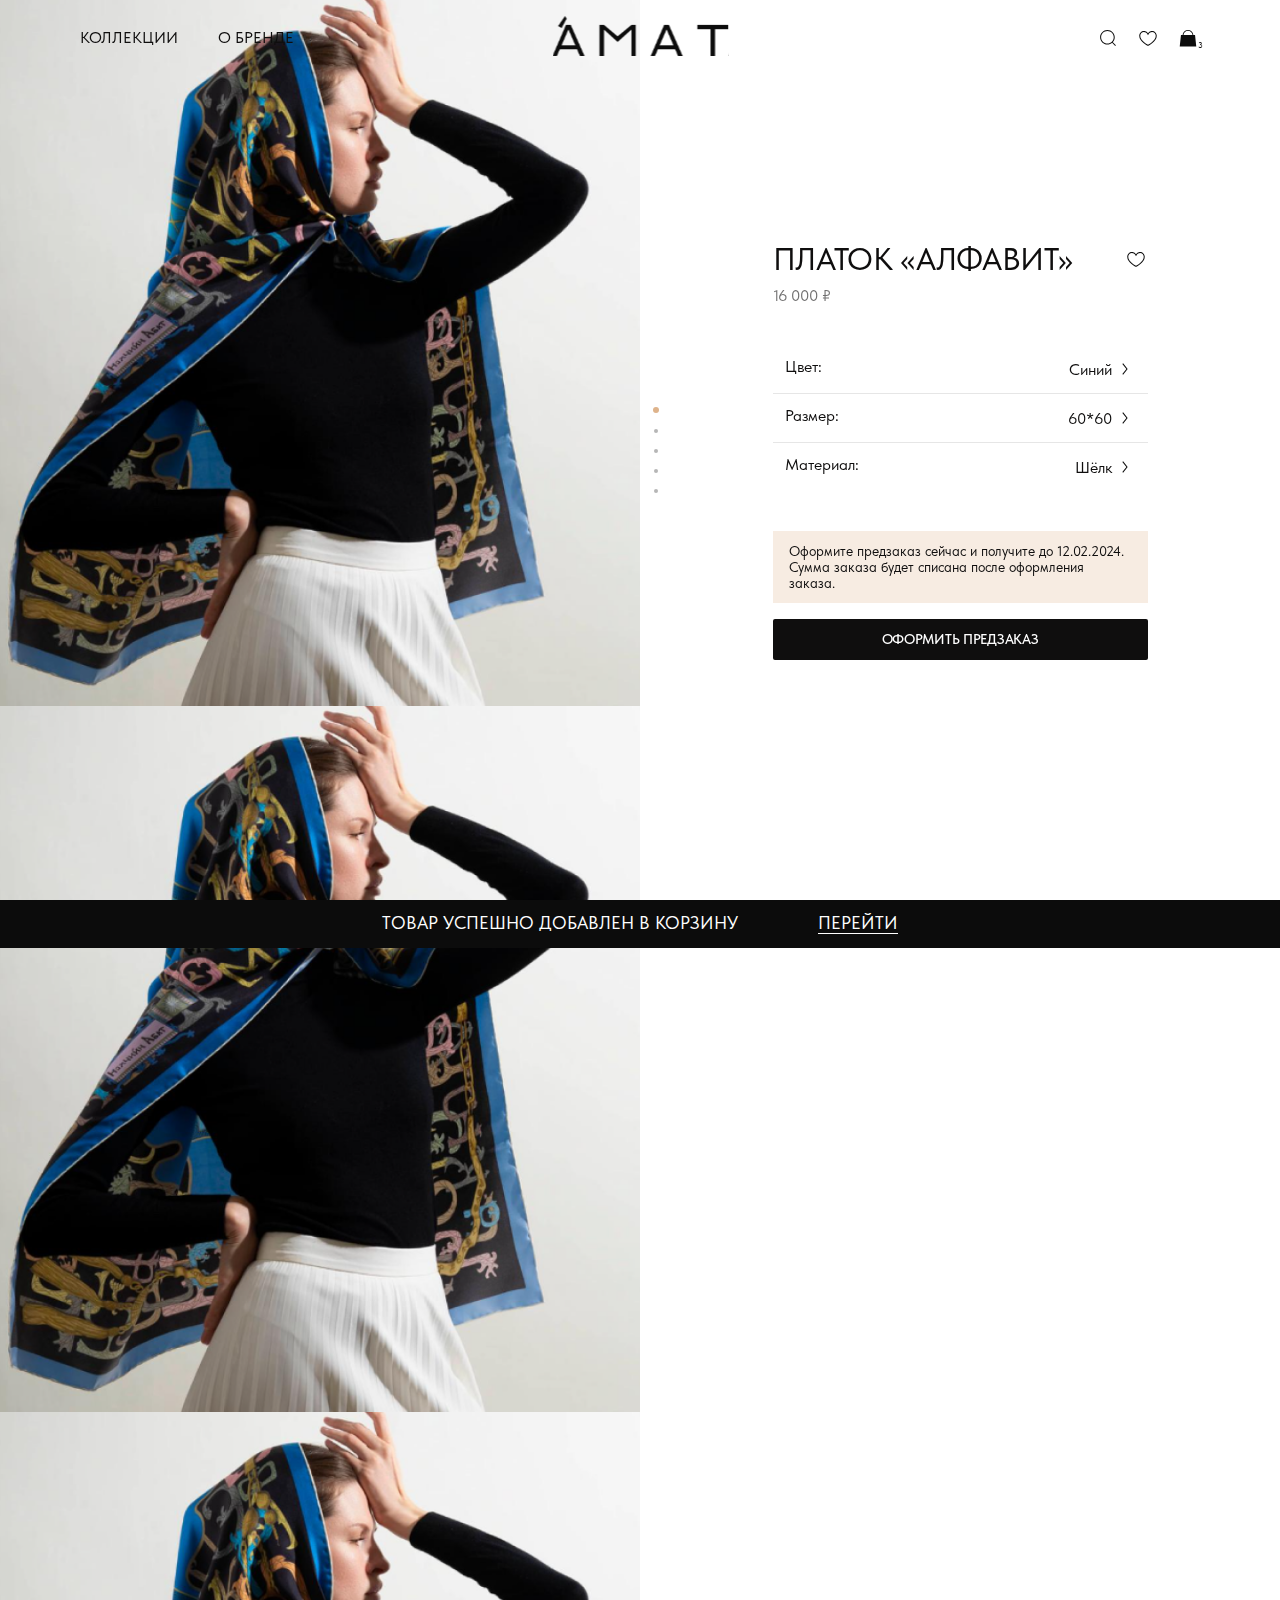
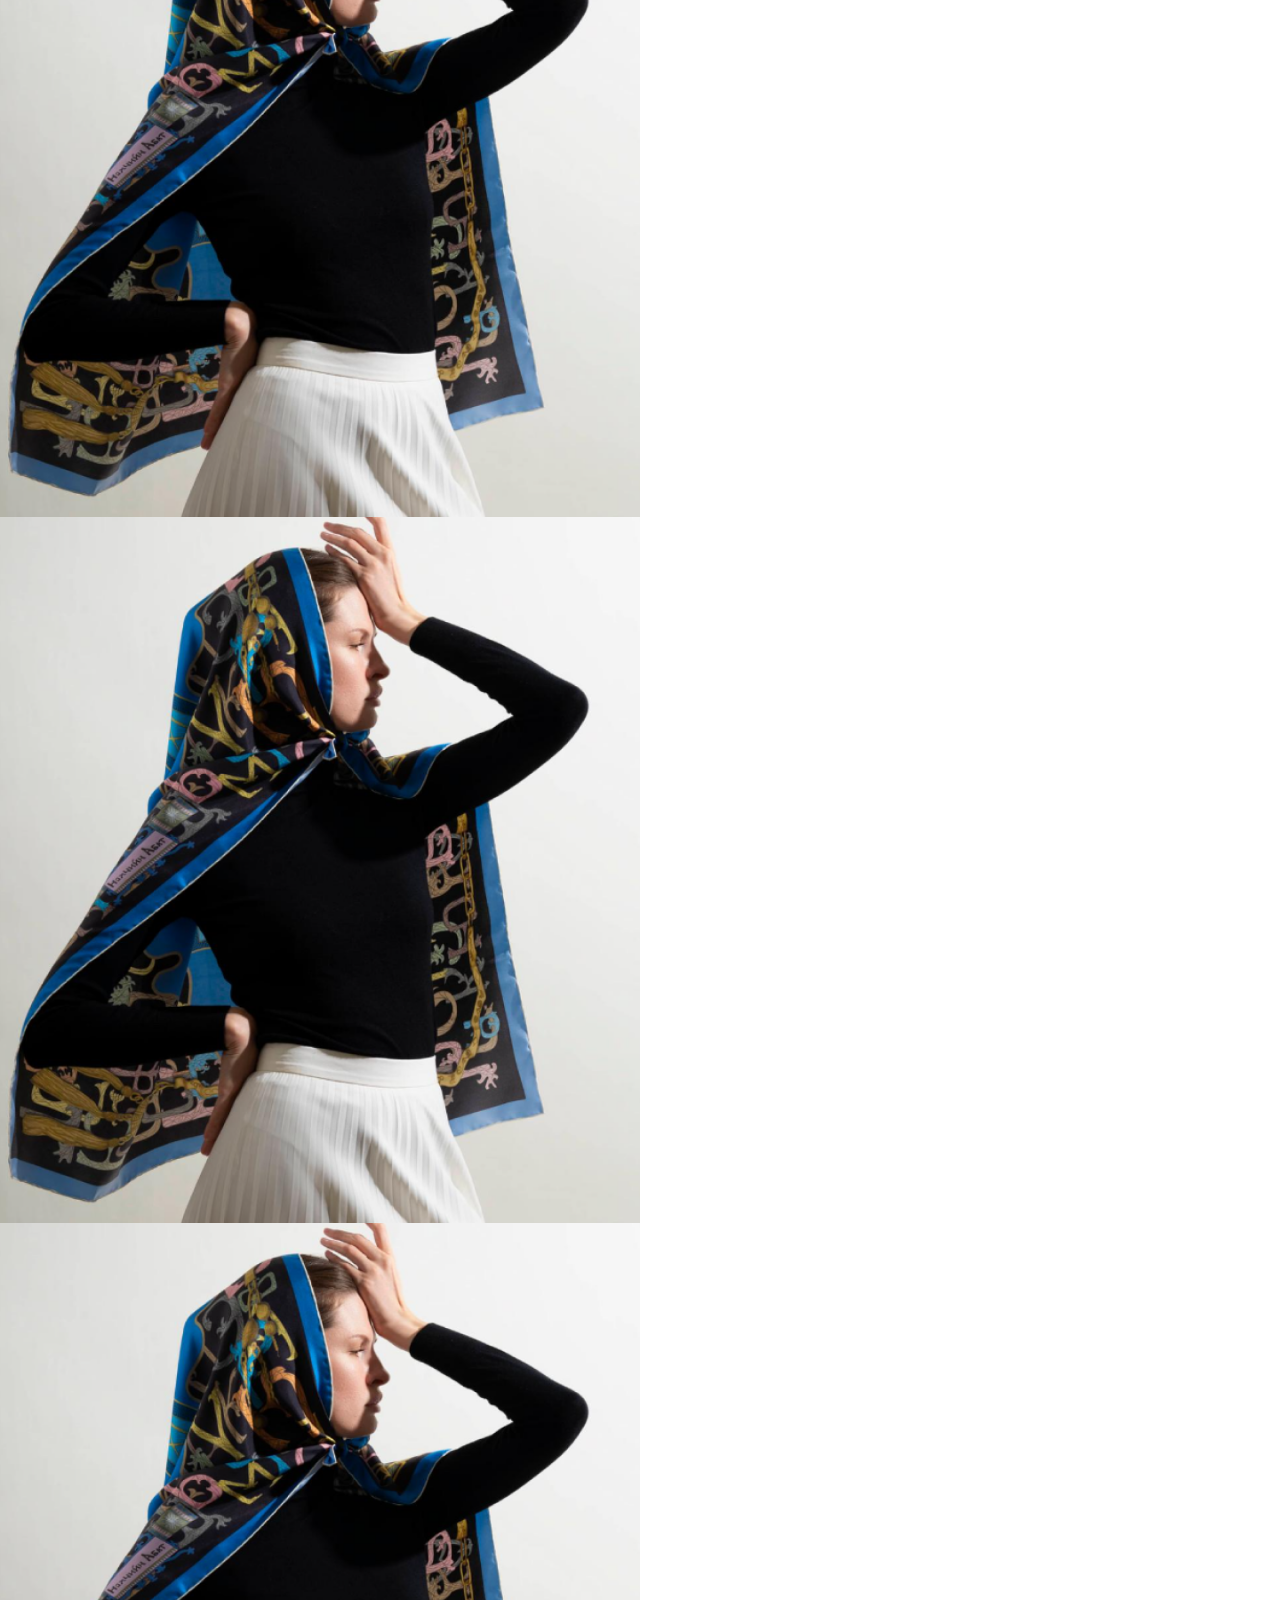
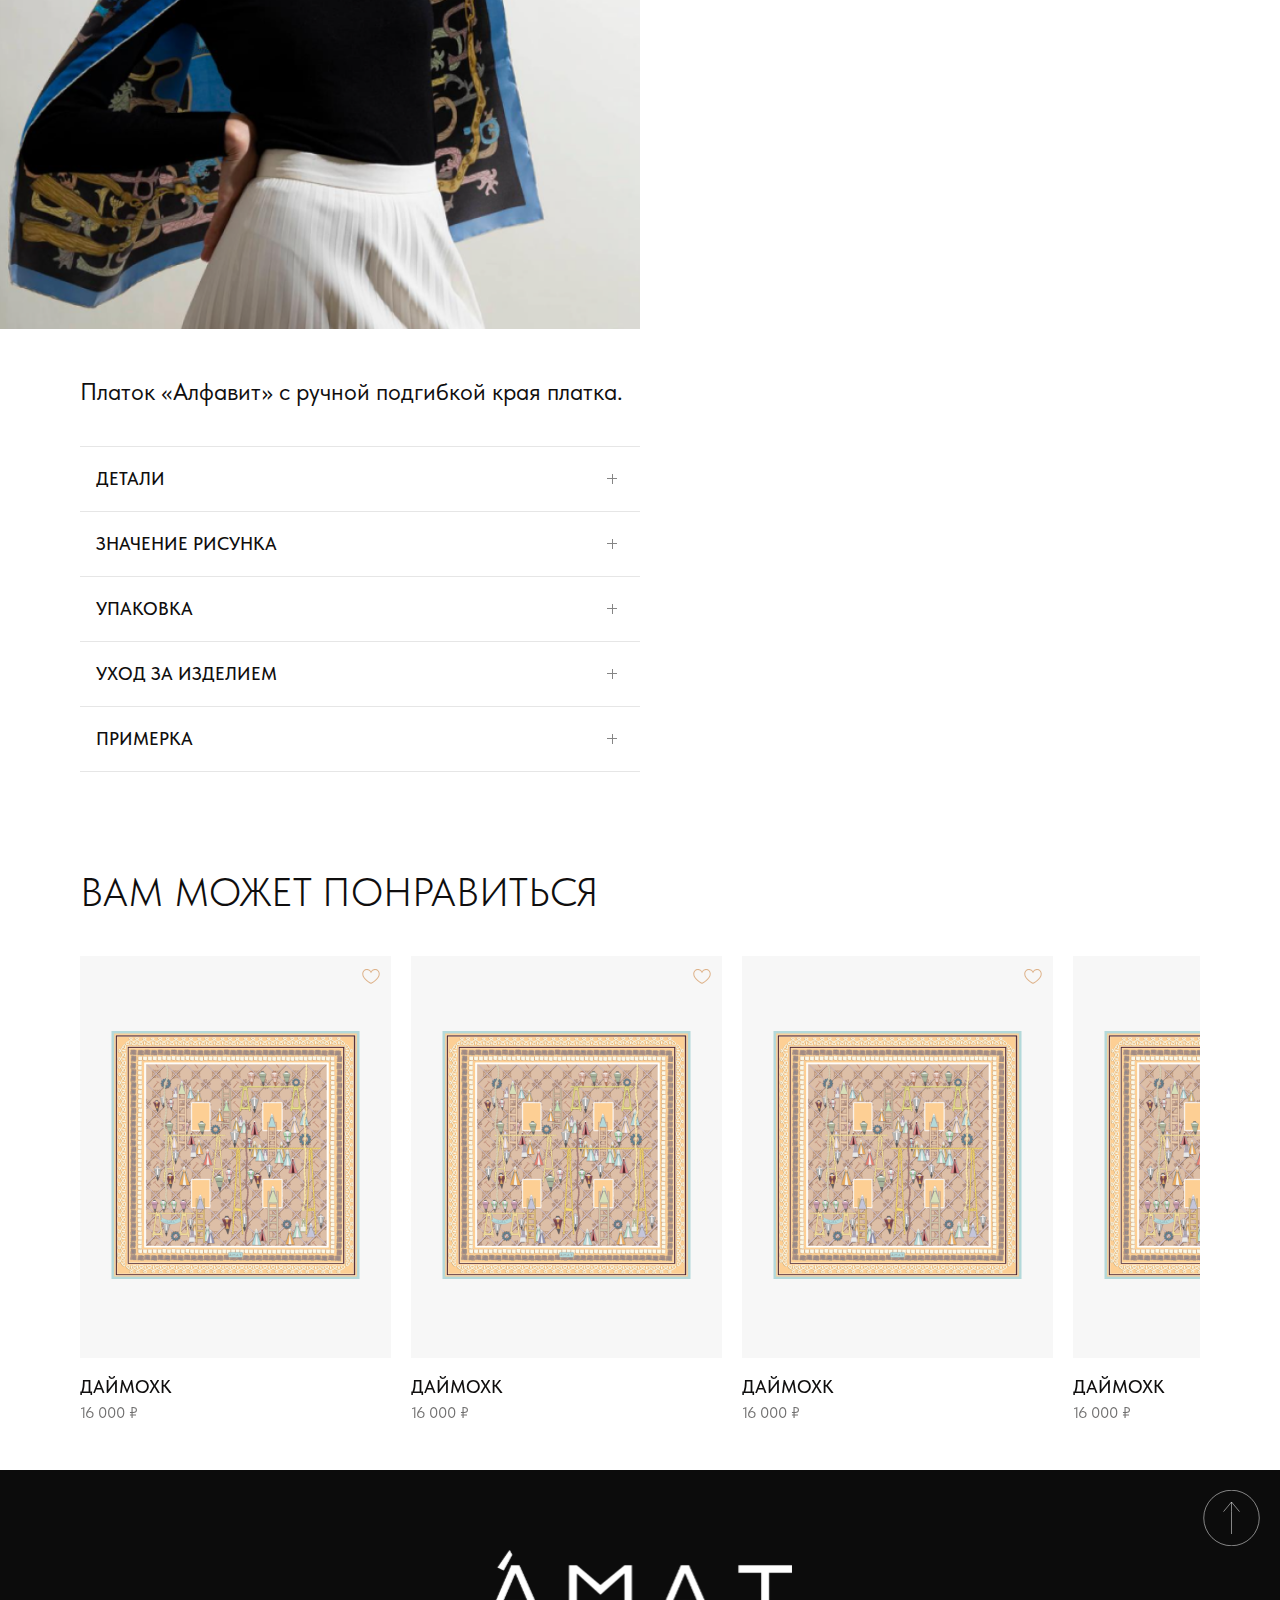
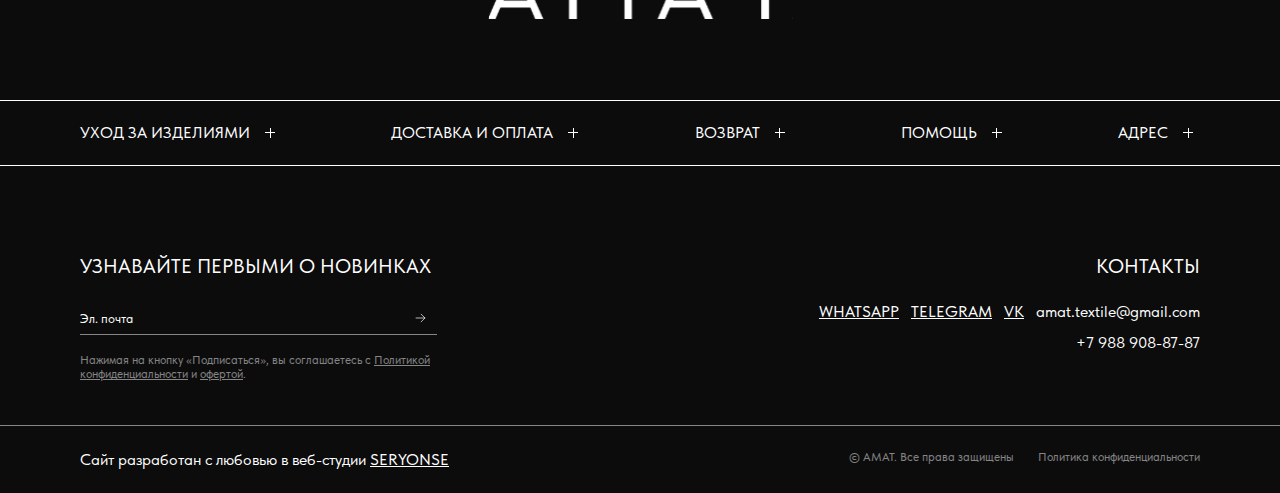
<file: product.html>
﻿<!DOCTYPE html>

<html lang="ru" xmlns="http://www.w3.org/1999/xhtml">
  <head>
    <meta charset="utf-8" />
    <meta name="viewport" content="width=device-width, initial-scale=1" />
    <link rel="stylesheet" href="styles/style.css" />
    <link rel="stylesheet" href="fonts/font/stylesheet.css" />

    <link
      rel="stylesheet"
      href="https://cdn.jsdelivr.net/npm/swiper@11/swiper-bundle.min.css"
    />
    <script src="https://cdn.jsdelivr.net/npm/swiper@11/swiper-bundle.min.js"></script>
    <title>AMAT</title>
    <link type="image/x-icon" href="images/favicon.svg" rel="shortcut icon" />
  </head>
  <body>
    <header class="main-header animated">
      <div class="main-header__wrapper">
        <nav class="main-nav">
          <ul class="main-nav__items flex-child">
            <li class="main-nav__item main-nav__item--collections">
              <span> Коллекции </span>
            </li>
            <li class="main-nav__item" id="brand">
              <a href="aboutus.html"> О бренде </a>
            </li>
          </ul>
          <div class="logo-container">
            <a href="index.html">
              <img
                src="images/svg/logo-white.svg"
                alt="logo"
                class="logo-white"
                id="logo"
              />
              <img
                src="images/svg/logo-black.svg"
                alt="logo"
                class="logo-black"
                id="logo-white"
              />
            </a>
          </div>
          <ul class="main-nav__items flex-child">
            <li class="main-nav__item main-nav__item--icon icon-search">
              <span class="icon icon--black">
                <img
                  class="black icon--default"
                  src="images/svg/search-black.svg"
                />
              </span>
              <span class="icon icon--white">
                <img
                  class="white icon--default"
                  src="images/svg/search-white.svg"
                />
              </span>
              <span class="icon icon--gold">
                <img
                  class="gold icon--default"
                  src="images/svg/search-gold.svg"
                />
                <span class="icon-text">Поиск</span>
              </span>
            </li>
            <li class="main-nav__item main-nav__item--icon icon-favor">
              <span class="icon icon--black">
                <img
                  class="black icon--default"
                  src="images/svg/favor-black.svg"
                />
              </span>
              <span class="icon icon--white">
                <img
                  class="white icon--default"
                  src="images/svg/favor-white.svg"
                />
              </span>
              <span class="icon icon--gold">
                <img
                  class="gold icon--default"
                  src="images/svg/favor-gold.svg"
                />
                <span class="icon-text">Избранное</span>
              </span>
            </li>
            <li class="main-nav__item main-nav__item--icon icon-bag is--active">
              <span class="icon icon--black">
                <img
                  class="black icon--default"
                  src="images/svg/bag-black.svg"
                />
                <img
                  class="black icon--active"
                  src="images/svg/bag-black-active.svg"
                />
              </span>
              <span class="icon icon--white">
                <img
                  class="white icon--default"
                  src="images/svg/bag-white.svg"
                />
                <img
                  class="white icon--active"
                  src="images/svg/bag-white-active.svg"
                />
              </span>
              <span class="icon icon--gold">
                <img class="gold icon--default" src="images/svg/bag-gold.svg" />
                <span class="icon-text">Корзина</span>
              </span>
              <span class="quantity">3</span>
            </li>
            <li class="main-nav__item main-nav__item--mobile">
              <div class="hamburger">
                <span></span>
                <span></span>
                <span></span>
              </div>
            </li>
          </ul>
        </nav>
        <div class="mobile-menu">
          <nav class="mobile-nav">
            <div class="search-container">
              <form>
                <img src="images/svg/search-in.svg" class="search-in" />
                <input
                  type="text"
                  name="text"
                  class="search"
                  placeholder="Тип изделия, название..."
                />
              </form>
            </div>
            <ul class="mobile-nav__items">
              <li class="mobile-nav__item mobile-nav__item--collection">
                <span
                  >Коллекции
                  <img src="images/svg/arrow-bottom-black.svg" alt=""
                /></span>
                <div class="mobile-nav__item--submenu">
                  <ul class="collections-list">
                    <li class="collections-list__item">
                      <a href="category.html#theme-scarves"
                        >Тематические платки</a
                      >
                    </li>
                    <li class="collections-list__item">
                      <a href="category.html#base-scarves">Базовые платки</a>
                    </li>
                    <li class="collections-list__item"><a href="">Шали</a></li>
                    <li class="collections-list__item">
                      <a href="category.html#gradients">Градиенты</a>
                    </li>
                    <li class="collections-list__item">
                      <a href="category.html#twills">Твилли</a>
                    </li>
                    <li class="collections-list__item">
                      <a href="category.html#scarfs">Шарфы</a>
                    </li>
                  </ul>
                </div>
              </li>
              <li class="mobile-nav__item">
                <a href="aboutus.html">О нас</a>
              </li>
              <li class="mobile-nav__item">
                <a id="product-care-btn">Уход за изделиями</a>
              </li>
            </ul>
            <ul class="mobile-nav__items--bottom">
              <li class="mobile-nav__item">
                <p id="open-favorite-btn">Избранное</p>
                <img src="images/png/mobile-favor.png" />
              </li>
              <li class="mobile-nav__item">
                <p id="open-address">Адрес</p>
              </li>
              <li class="mobile-nav__item">
                <p id="faq">Помощь</p>
              </li>
              <li class="mobile-nav__item">
                <p id="open-contacts-btn">Контакты</p>
              </li>
            </ul>
          </nav>
        </div>
        <div class="submenu">
          <div class="submenu-wrapper">
            <ul class="collections-list">
              <li class="collections-list__item">
                <a href="category.html#theme-scarves">
                  <img src="images/png/title1.png" alt="" />
                  <h3>Тематические платки</h3>
                </a>
              </li>
              <li class="collections-list__item">
                <a href="category.html#base-scarves">
                  <img src="images/png/title2.png" alt="" />
                  <h3>базовые платки</h3>
                </a>
              </li>
              <li class="collections-list__item">
                <a href="category.html#shawls">
                  <img src="images/png/title3.png" alt="" />
                  <h3>шали</h3>
                </a>
              </li>
              <li class="collections-list__item">
                <a href="category.html#gradients">
                  <img src="images/png/title4.png" alt="" />
                  <h3>градиенты</h3>
                </a>
              </li>
              <li class="collections-list__item">
                <a href="category.html#twills">
                  <img src="images/png/title1.png" alt="" />
                  <h3>твилли</h3>
                </a>
              </li>
              <li class="collections-list__item">
                <a href="category.html#scarfs">
                  <img src="images/png/title2.png" alt="" />
                  <h3>шарфы</h3>
                </a>
              </li>
            </ul>
            <a href="category.html">
              <button class="submenu-button button">
                Посмотреть все коллекции
                <span class="arrow">
                  <img
                    class="black"
                    src="images/svg/arrow-right-black-button.svg"
                    alt=""
                  />
                  <img
                    class="gold"
                    src="images/svg/arrow-right-gold-button.svg"
                    alt=""
                  />
                </span>
              </button>
            </a>
          </div>
        </div>
      </div>
    </header>
    <main class="product-page">
      <section class="product">
        <div class="product-photos">
          <div class="product-photos__list">
            <div class="product-photos__item" draggable="false">
              <img src="images/png/product.png" alt="" />
            </div>
            <div class="product-photos__item" draggable="false">
              <img src="images/png/product.png" alt="" />
            </div>
            <div class="product-photos__item" draggable="false">
              <img src="images/png/product.png" alt="" />
            </div>
            <div class="product-photos__item" draggable="false">
              <img src="images/png/product.png" alt="" />
            </div>
            <div class="product-photos__item" draggable="false">
              <img src="images/png/product.png" alt="" />
            </div>
          </div>
        </div>
        <div class="product-photos__pagination" id="pagination">
          <div class="pagination-dots"></div>
        </div>
        <div class="product-properties">
          <div class="product-properties__wrapper">
            <header class="product-header">
              <h1 class="product-name">Платок «Алфавит»</h1>
              <img
                src="images/svg/favor-black.svg"
                alt="logo"
                class="product-favorite"
                id="favorite logo"
              />
            </header>
            <p class="product-price">16 000 ₽</p>
            <div class="properties">
              <ul class="property-items">
                <li class="property-item property-item-color">
                  <p class="property-item__name">Цвет:</p>
                  <div class="property-item__value">
                    <span>Синий</span>
                    <img src="images/svg/arrow-right-black.svg" alt="" />
                  </div>
                </li>
                <li class="property-item" id="property-item-size">
                  <p class="property-item__name">Размер:</p>
                  <div class="property-item__value">
                    <span>60*60</span>
                    <img src="images/svg/arrow-right-black.svg" alt="" />
                  </div>
                </li>
                <li class="property-item" id="property-item-fabric">
                  <p class="property-item__name">Материал:</p>
                  <div class="property-item__value">
                    <span>Шёлк</span>
                    <img src="images/svg/arrow-right-black.svg" alt="" />
                  </div>
                </li>
              </ul>
            </div>
            <div class="message is--active">
              Оформите предзаказ сейчас и получите до 12.02.2024. Сумма заказа
              будет списана после оформления заказа.
            </div>
            <button class="button product-checkout__button">
              Оформить предзаказ
            </button>
          </div>
        </div>
      </section>
      <section class="product-description">
        <h2 class="product-description__title">
          Платок «Алфавит» с ручной подгибкой края платка.
        </h2>
        <div class="product-description__accordion accordion">
          <div class="accordion-item product-detail">
            <div class="accordion-header">
              <h3 class="accordion-title">Детали</h3>
              <div class="accordion-button accordion-button--gray">
                <span></span>
                <span></span>
              </div>
            </div>
            <div class="accordion-description">
              <div class="accordion-description__body">
                <ul>
                  <li>Материал: Шёлк Твил</li>
                  <li>Ручная подгибка края.</li>
                </ul>
              </div>
            </div>
          </div>
          <div class="accordion-item product-picture">
            <div class="accordion-header">
              <h3 class="accordion-title">значение рисунка</h3>
              <div class="accordion-button accordion-button--gray">
                <span></span>
                <span></span>
              </div>
            </div>
            <div class="accordion-description">
              <div class="accordion-description__body">
                <p>
                  Чеченский язык один из самых древнейших, красивейших и
                  богатейших языков в мире. Скудным его может считать только
                  тот, кто по‑настоящему не познал всю его глубину, изобилие и
                  разнообразие. Язык этот, именуемый самими чеченцами языком
                  матери, претерпел множество изменений за свою судьбу: с
                  древних времён, с распространением ислама, использовался на
                  основе арабской письменности, позднее, параллельно с арабской
                  графикой в обиход была введена и письменность на кириллице,
                  созданная П. Усларом, позже её сменила латиница, затем снова —
                  кириллица. Но, сколько бы изменений не было, чеченцы никогда
                  не оставляли и не забывали свой язык, из глубины веков берегли
                  его, как зеницу ока.
                </p>
                <p class="product-description__more">читать полностью</p>
                <img src="images/png/picture-means.png" alt="" />
              </div>
            </div>
          </div>
          <div class="accordion-item product-package">
            <div class="accordion-header">
              <h3 class="accordion-title">упаковка</h3>
              <div class="accordion-button accordion-button--gray">
                <span></span>
                <span></span>
              </div>
            </div>
            <div class="accordion-description">
              <div class="accordion-description__body">
                <p>
                  У платков «АМАТ» безупречная фирменная упаковка, которая
                  подойдёт и для подарка. Мы тщательно и с любовью упаковываем
                  наши платки в независимости от повода покупки.
                </p>
                <img src="/images/png/product-package.png" alt="" />
              </div>
            </div>
          </div>
          <div class="accordion-item product-care">
            <div class="accordion-header">
              <h3 class="accordion-title">уход за изделием</h3>
              <div class="accordion-button accordion-button--gray">
                <span></span>
                <span></span>
              </div>
            </div>
            <div class="accordion-description">
              <div class="accordion-description__body">
                <p>
                  Чтобы сохранить изделие в превосходном состоянии, храните его
                  в развязанном виде и избегайте соприкосновения с украшениями и
                  аксессуарами, которые могут оставить зацепки. Берегите изделие
                  от дождя, избегайте контакта с агрессивными веществами и
                  желательно осуществляйте уход за изделием в специализированных
                  химчистках.
                </p>
              </div>
            </div>
          </div>
          <div class="accordion-item product-fitting">
            <div class="accordion-header">
              <h3 class="accordion-title">примерка</h3>
              <div class="accordion-button accordion-button--gray">
                <span></span>
                <span></span>
              </div>
            </div>
            <div class="accordion-description">
              <div class="accordion-description__body">
                <h4>12:00-21:00-ежедневно</h4>
                <p>
                  Грозный, проспект А.А. Кадырова 40, ТЦ «Гранд парк», 1 этаж
                </p>
              </div>
            </div>
          </div>
        </div>
      </section>
      <section class="recommendations">
        <h2 class="sections-title">вам может понравиться</h2>
        <div class="swiper">
          <div class="swiper-wrapper">
            <div class="swiper-slide">
              <a href="/product.html" class="category__product">
                <div class="category__photo-container">
                  <div class="favorite-icon-wrap">
                    <img
                      src="images/svg/favor-gold-empty.svg"
                      alt="Добавить в избранное"
                    />
                    <img
                      src="images/svg/favor-gold.svg"
                      alt="Добавить в избранное"
                    />
                  </div>
                  <img
                    src="images/png/scarves.png"
                    class="category__photo"
                    alt="Фото Коллекции"
                  />
                </div>
                <h5 class="category__product-title">Даймохк</h5>
                <p class="category__product-price">16 000 ₽</p>
              </a>
            </div>
            <div class="swiper-slide">
              <a href="/product.html" class="category__product">
                <div class="category__photo-container">
                  <div class="favorite-icon-wrap">
                    <img
                      src="images/svg/favor-gold-empty.svg"
                      alt="Добавить в избранное"
                    />
                    <img
                      src="images/svg/favor-gold.svg"
                      alt="Добавить в избранное"
                    />
                  </div>
                  <img
                    src="images/png/scarves.png"
                    class="category__photo"
                    alt="Фото Коллекции"
                  />
                </div>
                <h5 class="category__product-title">Даймохк</h5>
                <p class="category__product-price">16 000 ₽</p>
              </a>
            </div>
            <div class="swiper-slide">
              <a href="/product.html" class="category__product">
                <div class="category__photo-container">
                  <div class="favorite-icon-wrap">
                    <img
                      src="images/svg/favor-gold-empty.svg"
                      alt="Добавить в избранное"
                    />
                    <img
                      src="images/svg/favor-gold.svg"
                      alt="Добавить в избранное"
                    />
                  </div>
                  <img
                    src="images/png/scarves.png"
                    class="category__photo"
                    alt="Фото Коллекции"
                  />
                </div>
                <h5 class="category__product-title">Даймохк</h5>
                <p class="category__product-price">16 000 ₽</p>
              </a>
            </div>
            <div class="swiper-slide">
              <a href="/product.html" class="category__product">
                <div class="category__photo-container">
                  <div class="favorite-icon-wrap">
                    <img
                      src="images/svg/favor-gold-empty.svg"
                      alt="Добавить в избранное"
                    />
                    <img
                      src="images/svg/favor-gold.svg"
                      alt="Добавить в избранное"
                    />
                  </div>
                  <img
                    src="images/png/scarves.png"
                    class="category__photo"
                    alt="Фото Коллекции"
                  />
                </div>
                <h5 class="category__product-title">Даймохк</h5>
                <p class="category__product-price">16 000 ₽</p>
              </a>
            </div>
            <div class="swiper-slide">
              <a href="/product.html" class="category__product">
                <div class="category__photo-container">
                  <div class="favorite-icon-wrap">
                    <img
                      src="images/svg/favor-gold-empty.svg"
                      alt="Добавить в избранное"
                    />
                    <img
                      src="images/svg/favor-gold.svg"
                      alt="Добавить в избранное"
                    />
                  </div>
                  <img
                    src="images/png/scarves.png"
                    class="category__photo"
                    alt="Фото Коллекции"
                  />
                </div>
                <h5 class="category__product-title">Даймохк</h5>
                <p class="category__product-price">16 000 ₽</p>
              </a>
            </div>
            <div class="swiper-slide">
              <a href="/product.html" class="category__product">
                <div class="category__photo-container">
                  <div class="favorite-icon-wrap">
                    <img
                      src="images/svg/favor-gold-empty.svg"
                      alt="Добавить в избранное"
                    />
                    <img
                      src="images/svg/favor-gold.svg"
                      alt="Добавить в избранное"
                    />
                  </div>
                  <img
                    src="images/png/scarves.png"
                    class="category__photo"
                    alt="Фото Коллекции"
                  />
                </div>
                <h5 class="category__product-title">Даймохк</h5>
                <p class="category__product-price">16 000 ₽</p>
              </a>
            </div>
            <div class="swiper-slide">
              <a href="/product.html" class="category__product">
                <div class="category__photo-container">
                  <div class="favorite-icon-wrap">
                    <img
                      src="images/svg/favor-gold-empty.svg"
                      alt="Добавить в избранное"
                    />
                    <img
                      src="images/svg/favor-gold.svg"
                      alt="Добавить в избранное"
                    />
                  </div>
                  <img
                    src="images/png/scarves.png"
                    class="category__photo"
                    alt="Фото Коллекции"
                  />
                </div>
                <h5 class="category__product-title">Даймохк</h5>
                <p class="category__product-price">16 000 ₽</p>
              </a>
            </div>
            <div class="swiper-slide">
              <a href="/product.html" class="category__product">
                <div class="category__photo-container">
                  <div class="favorite-icon-wrap">
                    <img
                      src="images/svg/favor-gold-empty.svg"
                      alt="Добавить в избранное"
                    />
                    <img
                      src="images/svg/favor-gold.svg"
                      alt="Добавить в избранное"
                    />
                  </div>
                  <img
                    src="images/png/scarves.png"
                    class="category__photo"
                    alt="Фото Коллекции"
                  />
                </div>
                <h5 class="category__product-title">Даймохк</h5>
                <p class="category__product-price">16 000 ₽</p>
              </a>
            </div>
            <div class="swiper-slide">
              <a href="/product.html" class="category__product">
                <div class="category__photo-container">
                  <div class="favorite-icon-wrap">
                    <img
                      src="images/svg/favor-gold-empty.svg"
                      alt="Добавить в избранное"
                    />
                    <img
                      src="images/svg/favor-gold.svg"
                      alt="Добавить в избранное"
                    />
                  </div>
                  <img
                    src="images/png/scarves.png"
                    class="category__photo"
                    alt="Фото Коллекции"
                  />
                </div>
                <h5 class="category__product-title">Даймохк</h5>
                <p class="category__product-price">16 000 ₽</p>
              </a>
            </div>
            <div class="swiper-slide">
              <a href="/product.html" class="category__product">
                <div class="category__photo-container">
                  <div class="favorite-icon-wrap">
                    <img
                      src="images/svg/favor-gold-empty.svg"
                      alt="Добавить в избранное"
                    />
                    <img
                      src="images/svg/favor-gold.svg"
                      alt="Добавить в избранное"
                    />
                  </div>
                  <img
                    src="images/png/scarves.png"
                    class="category__photo"
                    alt="Фото Коллекции"
                  />
                </div>
                <h5 class="category__product-title">Даймохк</h5>
                <p class="category__product-price">16 000 ₽</p>
              </a>
            </div>
            <div class="swiper-slide">
              <a href="/product.html" class="category__product">
                <div class="category__photo-container">
                  <div class="favorite-icon-wrap">
                    <img
                      src="images/svg/favor-gold-empty.svg"
                      alt="Добавить в избранное"
                    />
                    <img
                      src="images/svg/favor-gold.svg"
                      alt="Добавить в избранное"
                    />
                  </div>
                  <img
                    src="images/png/scarves.png"
                    class="category__photo"
                    alt="Фото Коллекции"
                  />
                </div>
                <h5 class="category__product-title">Даймохк</h5>
                <p class="category__product-price">16 000 ₽</p>
              </a>
            </div>
            <div class="swiper-slide">
              <a href="/product.html" class="category__product">
                <div class="category__photo-container">
                  <div class="favorite-icon-wrap">
                    <img
                      src="images/svg/favor-gold-empty.svg"
                      alt="Добавить в избранное"
                    />
                    <img
                      src="images/svg/favor-gold.svg"
                      alt="Добавить в избранное"
                    />
                  </div>
                  <img
                    src="images/png/scarves.png"
                    class="category__photo"
                    alt="Фото Коллекции"
                  />
                </div>
                <h5 class="category__product-title">Даймохк</h5>
                <p class="category__product-price">16 000 ₽</p>
              </a>
            </div>
            <div class="swiper-slide">
              <a href="/product.html" class="category__product">
                <div class="category__photo-container">
                  <div class="favorite-icon-wrap">
                    <img
                      src="images/svg/favor-gold-empty.svg"
                      alt="Добавить в избранное"
                    />
                    <img
                      src="images/svg/favor-gold.svg"
                      alt="Добавить в избранное"
                    />
                  </div>
                  <img
                    src="images/png/scarves.png"
                    class="category__photo"
                    alt="Фото Коллекции"
                  />
                </div>
                <h5 class="category__product-title">Даймохк</h5>
                <p class="category__product-price">16 000 ₽</p>
              </a>
            </div>
            <div class="swiper-slide">
              <a href="/product.html" class="category__product">
                <div class="category__photo-container">
                  <div class="favorite-icon-wrap">
                    <img
                      src="images/svg/favor-gold-empty.svg"
                      alt="Добавить в избранное"
                    />
                    <img
                      src="images/svg/favor-gold.svg"
                      alt="Добавить в избранное"
                    />
                  </div>
                  <img
                    src="images/png/scarves.png"
                    class="category__photo"
                    alt="Фото Коллекции"
                  />
                </div>
                <h5 class="category__product-title">Даймохк</h5>
                <p class="category__product-price">16 000 ₽</p>
              </a>
            </div>
            <div class="swiper-slide">
              <a href="/product.html" class="category__product">
                <div class="category__photo-container">
                  <img
                    src="images/png/scarves.png"
                    class="category__photo"
                    alt="Фото Коллекции"
                  />
                </div>
                <h5 class="category__product-title">Даймохк</h5>
                <p class="category__product-price">16 000 ₽</p>
              </a>
            </div>
          </div>
        </div>
      </section>

      <div class="photos-preview">
        <div class="photos-preview__header">
          <span class="close-button">
            <img src="images/svg/close.svg" alt="close" />
          </span>
        </div>

        <div class="preview-photo">
          <div class="preview-photo__wrapper">
            <img ondragstart="return false" src="images/png/home.png" alt="" />
          </div>

          <div class="photos-list">
            <div class="photos-list__item is--active">
              <img src="images/png/home.png" alt="" />
              <span class="shadow"></span>
            </div>
            <div class="photos-list__item">
              <img src="images/png/title1.png" alt="" />
              <span class="shadow"></span>
            </div>
            <div class="photos-list__item">
              <img src="images/png/title2.png" alt="" />
              <span class="shadow"></span>
            </div>
            <div class="photos-list__item">
              <img src="images/png/title3.png" alt="" />
              <span class="shadow"></span>
            </div>
            <div class="photos-list__item">
              <img src="images/png/title4.png" alt="" />
              <span class="shadow"></span>
            </div>
          </div>

          <div class="navigation-buttons">
            <span class="prev-button">
              <img src="images/svg/slider-left-arrow.svg" alt="" />
              <img src="images/svg/slider-left-arrow-mobile.svg" alt="" />
            </span>
            <span class="next-button">
              <img src="images/svg/slider-rigth-arrow.svg" alt="" />
              <img src="images/svg/slider-rigth-arrow-mobile.svg" alt="" />
            </span>
          </div>
        </div>

        <div class="photos-preview__bottom">
          <div class="product-name">Платок «Алфавит»</div>
          <ul class="property-items">
            <li class="property-item">
              <div class="property-item__value">
                <span>Синий</span>
                <img src="images/svg/arrow-right-black.svg" alt="" />
              </div>
            </li>
            <li class="property-item">
              <div class="property-item__value">
                <span>60*60</span>
                <img src="images/svg/arrow-right-black.svg" alt="" />
              </div>
            </li>
            <li class="property-item">
              <div class="property-item__value">
                <span>Шёлк</span>
                <img src="images/svg/arrow-right-black.svg" alt="" />
              </div>
            </li>
          </ul>
          <div class="button-wrapper">
            <p class="product-price">16 000 ₽</p>
            <button class="button button--black">добавить в корзину</button>
          </div>
        </div>
      </div>

      <div class="added-message">
        <p>Товар успешно добавлен в корзину</p>
        <a class="border-animation" href="checkout.html">перейти</a>
      </div>
    </main>

    <!-- Цвет модальное окно прОдукта-->
    <div class="modal modal-color" id="modal-color">
      <div class="modal-header">
        <h3 class="modal-header__title">Цвет</h3>
        <div class="modal-header__button">
          <span></span>
          <span></span>
        </div>
      </div>
      <div class="modal-content">
        <div class="modal-content__wrapper">
          <div class="modal-content__flex">
            <div class="modal-color__product-container is--active">
              <div class="modal-color__product-container-title">
                <p class="modal-color__product-container-color">Синий</p>
                <div class="color-dott color-dott--blue"></div>
              </div>
              <div class="modal-color__product-photo-container">
                <img src="images/png/scarves.png" />
              </div>
              <div class="modal-color__product-subtitle">Предзаказ</div>
            </div>
            <div class="modal-color__product-container">
              <div class="modal-color__product-container-title">
                <p class="modal-color__product-container-color">Бежевый</p>
                <div class="color-dott color-dott--beige"></div>
              </div>
              <div class="modal-color__product-photo-container">
                <img src="images/png/scarves.png" />
              </div>
              <div class="modal-color__product-subtitle"></div>
            </div>
            <div class="modal-color__product-container">
              <div class="modal-color__product-container-title">
                <p class="modal-color__product-container-color">Бежевый</p>
                <div class="color-dott color-dott--beige"></div>
              </div>
              <div class="modal-color__product-photo-container">
                <img src="images/png/scarves.png" />
              </div>
              <div class="modal-color__product-subtitle"></div>
            </div>
            <div class="modal-color__product-container">
              <div class="modal-color__product-container-title">
                <p class="modal-color__product-container-color">Бежевый</p>
                <div class="color-dott color-dott--beige"></div>
              </div>
              <div class="modal-color__product-photo-container">
                <img src="images/png/scarves.png" />
              </div>
              <div class="modal-color__product-subtitle"></div>
            </div>
            <div class="modal-color__product-container">
              <div class="modal-color__product-container-title">
                <p class="modal-color__product-container-color">Бежевый</p>
                <div class="color-dott color-dott--beige"></div>
              </div>
              <div class="modal-color__product-photo-container">
                <img src="images/png/scarves.png" />
              </div>
              <div class="modal-color__product-subtitle"></div>
            </div>
          </div>
        </div>
      </div>
    </div>

    <!-- Размер модальное окно прОдукта-->
    <div class="modal modal-size" id="modal-size">
      <div class="modal-header">
        <h3 class="modal-header__title">Размер</h3>
        <div class="modal-header__button">
          <span></span>
          <span></span>
        </div>
      </div>
      <div class="modal-content">
        <div class="modal-content__wrapper">
          <div class="modal__item">
            <div class="modal__item-detail">65*65</div>
            <div class="modal__item-state">Предзаказ</div>
          </div>
          <div class="modal__item is--active">
            <div class="modal__item-detail">90*90</div>
            <div class="modal__item-state"></div>
          </div>
          <div class="modal__item deactivate">
            <div class="modal__item-detail">135*135</div>
            <div class="modal__item-state">Распродано</div>
          </div>
        </div>
      </div>
    </div>

    <!-- Материал модальное окно прОдукта-->
    <div class="modal modal-material" id="modal-material">
      <div class="modal-header">
        <h3 class="modal-header__title">Материал</h3>
        <div class="modal-header__button">
          <span></span>
          <span></span>
        </div>
      </div>
      <div class="modal-content">
        <div class="modal-content__wrapper">
          <div class="modal__item">
            <div class="modal__item-detail">Шёлк</div>
            <div class="modal__item-state">Предзаказ</div>
          </div>
          <div class="modal__item is--active">
            <div class="modal__item-detail">Твил</div>
            <div class="modal__item-state"></div>
          </div>
          <div class="modal__item deactivate">
            <div class="modal__item-detail">Хлопок</div>
            <div class="modal__item-state">Распродано</div>
          </div>
        </div>
      </div>
    </div>

    <!-- Фильтр, модальное окно-->
    <div class="modal modal-filter" id="modal-filter">
      <div class="modal-header">
        <div class="modal-header__button">
          <span></span>
          <span></span>
        </div>
      </div>

      <div class="modal-content">
        <div class="modal-content__wrapper">
          <div class="modal-filter__accordion accordion">
            <div class="accordion-item material">
              <div class="accordion-header">
                <h3 class="accordion-title is--active">
                  материал <span>(1)</span>
                </h3>
                <div class="accordion-button accordion-button--gray">
                  <span></span>
                  <span></span>
                </div>
              </div>
              <div class="accordion-description">
                <div class="accordion-description__body">
                  <p class="option material__option is--active">Шёлк</p>
                  <p class="option material__option">Шёлк/Твил</p>
                  <p class="option material__option">Хлопок/Шёлк</p>
                </div>
              </div>
            </div>
            <div class="accordion-item product-type">
              <div class="accordion-header">
                <h3 class="accordion-title">Тип изделия <span>(1)</span></h3>
                <div class="accordion-button accordion-button--gray">
                  <span></span>
                  <span></span>
                </div>
              </div>
              <div class="accordion-description">
                <div class="accordion-description__body">
                  <p class="option product-type__option">Платок</p>
                  <p class="option product-type__option">Шаль</p>
                  <p class="option product-type__option">Твилли</p>
                </div>
              </div>
            </div>
            <div class="accordion-item color">
              <div class="accordion-header">
                <h3 class="accordion-title">Цвет <span>(1)</span></h3>
                <div class="accordion-button accordion-button--gray">
                  <span></span>
                  <span></span>
                </div>
              </div>
              <div class="accordion-description">
                <div class="accordion-description__body">
                  <p class="option color__option">
                    Бежевый <span style="background-color: #f9c481"></span>
                  </p>
                  <p class="option color__option">
                    Небежевый
                    <span style="background-color: #f9c481"></span>
                  </p>
                  <p class="option color__option">
                    Фуксия <span style="background-color: #f9c481"></span>
                  </p>
                  <p class="option color__option">
                    Изумрудный
                    <span style="background-color: #f9c481"></span>
                  </p>
                </div>
              </div>
            </div>
            <div class="accordion-item size">
              <div class="accordion-header">
                <h3 class="accordion-title">размер <span>(1)</span></h3>
                <div class="accordion-button accordion-button--gray">
                  <span></span>
                  <span></span>
                </div>
              </div>
              <div class="accordion-description">
                <div class="accordion-description__body">
                  <p class="option size__option">65*65</p>
                  <p class="option size__option">90*90</p>
                  <p class="option size__option">135*135</p>
                </div>
              </div>
            </div>
            <div class="accordion-item sort">
              <div class="accordion-header">
                <h3 class="accordion-title">сортировка</h3>
                <div class="accordion-button accordion-button--gray">
                  <span></span>
                  <span></span>
                </div>
              </div>
              <div class="accordion-description">
                <div class="accordion-description__body">
                  <ul class="sort-items">
                    <li class="sort-item is--active">По популярности</li>
                    <li class="sort-item">По возрастанию цены</li>
                    <li class="sort-item">По убыванию цены</li>
                    <li class="sort-item">По новинкам</li>
                  </ul>
                </div>
              </div>
            </div>
          </div>
        </div>
      </div>

      <div class="modal-bottom">
        <button class="modal-bottom__button button button--black">
          Показать результаты
        </button>
        <!--Кнопка на случай, если нет соответствующих фильтру товаров-->
        <button class="modal-bottom__button button button--black" disabled>
          Ничего не найдено
        </button>

        <button class="modal-bottom__button button button--white">
          Сбросить
        </button>
      </div>
    </div>

    <!-- Поиск, модальное окно -->
    <div class="modal modal-search" id="modal-search">
      <div class="modal-header">
        <h3 class="modal-header__title">Поиск</h3>
        <div class="modal-header__button">
          <span></span>
          <span></span>
        </div>
      </div>

      <div class="modal-content">
        <div class="modal-content__wrapper">
          <form class="modal-search__container">
            <input type="search" class="modal-search__input" value="" />
            <input type="text" class="modal-search__reset" value="Очистить" />
            <div class="modal-search__button-wrap modal-bottom">
              <div class="modal-search__button button button--white">Найти</div>
            </div>
          </form>

          <!--Этот блок для пустого окошка, показывает, какие запросы были сделаны ранее-->
          <div class="last-results">
            <p class="last-results__title">Вы искали:</p>
            <div class="last-results__item">
              <p>платок</p>
              <img
                src="images/svg/delete-last-item.svg"
                alt="Удалить элемент"
              />
              <div class="last-result__delete">
                <span></span>
                <span></span>
              </div>
            </div>
            <div class="last-results__item">
              <p>шаль</p>
              <img
                src="images/svg/delete-last-item.svg"
                alt="Удалить элемент"
              />
              <div class="last-result__delete">
                <span></span>
                <span></span>
              </div>
            </div>
          </div>

          <!--Блок, когда по запросу не найдено результатов-->
          <div class="modal-search__not-found">
            <p class="modal-search__not-found-text">
              Мы ничего не нашли по запросу "<span>владыа</span>"
            </p>
            <p class="modal-search__not-found-text">
              Попробуйте изменить запрос.
            </p>
            <h5 class="modal__heading">Вам может быть интересно</h5>
          </div>

          <!-- Строка показывает, сколько найдено товаров, далее товары-->
          <p class="modal-search__text">
            Найдено 13 товаров по запросу «платок»
          </p>

          <div class="modal-search__result">
            <div class="category-flex">
              <div class="category__product">
                <div class="category__photo-container">
                  <div class="favorite-icon-wrap">
                    <img
                      src="images/svg/favor-gold-empty.svg"
                      alt="Добавить в избранное"
                    />
                    <img
                      src="images/svg/favor-gold.svg"
                      alt="Добавить в избранное"
                    />
                  </div>
                  <img
                    src="images/png/scarves.png"
                    class="category__photo"
                    alt="Фото Коллекции"
                  />
                  <div class="category-product__swiper swiper">
                    <div class="swiper-wrapper">
                      <div class="swiper-slide">
                        <img
                          src="images/png/title1.png"
                          class="category__photo"
                          alt="Фото Коллекции"
                        />
                      </div>
                      <div class="swiper-slide">
                        <img
                          src="images/png/title2.png"
                          class="category__photo"
                          alt="Фото Коллекции"
                        />
                      </div>
                      <div class="swiper-slide">
                        <img
                          src="images/png/title3.png"
                          class="category__photo"
                          alt="Фото Коллекции"
                        />
                      </div>
                    </div>
                    <div class="swiper-button-prev">
                      <img
                        src="images/svg/arrow-left-category-swiper.svg"
                        alt=""
                      />
                    </div>
                    <div class="swiper-button-next">
                      <img
                        src="images/svg/arrow-right-category-swiper.svg"
                        alt=""
                      />
                    </div>
                  </div>
                </div>
                <a href="product.html">
                  <h5 class="category__product-title">Даймохк</h5>
                  <p class="category__product-price">16 000 ₽</p>
                </a>
              </div>
              <div class="category__product">
                <div class="category__photo-container">
                  <div class="favorite-icon-wrap">
                    <img
                      src="images/svg/favor-gold-empty.svg"
                      alt="Добавить в избранное"
                    />
                    <img
                      src="images/svg/favor-gold.svg"
                      alt="Добавить в избранное"
                    />
                  </div>
                  <img
                    src="images/png/scarves.png"
                    class="category__photo"
                    alt="Фото Коллекции"
                  />
                  <div class="category-product__swiper swiper">
                    <div class="swiper-wrapper">
                      <div class="swiper-slide">
                        <img
                          src="images/png/title1.png"
                          class="category__photo"
                          alt="Фото Коллекции"
                        />
                      </div>
                      <div class="swiper-slide">
                        <img
                          src="images/png/title2.png"
                          class="category__photo"
                          alt="Фото Коллекции"
                        />
                      </div>
                      <div class="swiper-slide">
                        <img
                          src="images/png/title3.png"
                          class="category__photo"
                          alt="Фото Коллекции"
                        />
                      </div>
                    </div>
                    <div class="swiper-button-prev">
                      <img
                        src="images/svg/arrow-left-category-swiper.svg"
                        alt=""
                      />
                    </div>
                    <div class="swiper-button-next">
                      <img
                        src="images/svg/arrow-right-category-swiper.svg"
                        alt=""
                      />
                    </div>
                  </div>
                </div>
                <a href="product.html">
                  <h5 class="category__product-title">Даймохк</h5>
                  <p class="category__product-price">16 000 ₽</p>
                </a>
              </div>
              <div class="category__product">
                <div class="category__photo-container">
                  <div class="favorite-icon-wrap">
                    <img
                      src="images/svg/favor-gold-empty.svg"
                      alt="Добавить в избранное"
                    />
                    <img
                      src="images/svg/favor-gold.svg"
                      alt="Добавить в избранное"
                    />
                  </div>
                  <img
                    src="images/png/scarves.png"
                    class="category__photo"
                    alt="Фото Коллекции"
                  />
                  <div class="category-product__swiper swiper">
                    <div class="swiper-wrapper">
                      <div class="swiper-slide">
                        <img
                          src="images/png/title1.png"
                          class="category__photo"
                          alt="Фото Коллекции"
                        />
                      </div>
                      <div class="swiper-slide">
                        <img
                          src="images/png/title2.png"
                          class="category__photo"
                          alt="Фото Коллекции"
                        />
                      </div>
                      <div class="swiper-slide">
                        <img
                          src="images/png/title3.png"
                          class="category__photo"
                          alt="Фото Коллекции"
                        />
                      </div>
                    </div>
                    <div class="swiper-button-prev">
                      <img
                        src="images/svg/arrow-left-category-swiper.svg"
                        alt=""
                      />
                    </div>
                    <div class="swiper-button-next">
                      <img
                        src="images/svg/arrow-right-category-swiper.svg"
                        alt=""
                      />
                    </div>
                  </div>
                </div>
                <a href="product.html">
                  <h5 class="category__product-title">Даймохк</h5>
                  <p class="category__product-price">16 000 ₽</p>
                </a>
              </div>
              <div class="category__product">
                <div class="category__photo-container">
                  <div class="favorite-icon-wrap">
                    <img
                      src="images/svg/favor-gold-empty.svg"
                      alt="Добавить в избранное"
                    />
                    <img
                      src="images/svg/favor-gold.svg"
                      alt="Добавить в избранное"
                    />
                  </div>
                  <img
                    src="images/png/scarves.png"
                    class="category__photo"
                    alt="Фото Коллекции"
                  />
                  <div class="category-product__swiper swiper">
                    <div class="swiper-wrapper">
                      <div class="swiper-slide">
                        <img
                          src="images/png/title1.png"
                          class="category__photo"
                          alt="Фото Коллекции"
                        />
                      </div>
                      <div class="swiper-slide">
                        <img
                          src="images/png/title2.png"
                          class="category__photo"
                          alt="Фото Коллекции"
                        />
                      </div>
                      <div class="swiper-slide">
                        <img
                          src="images/png/title3.png"
                          class="category__photo"
                          alt="Фото Коллекции"
                        />
                      </div>
                    </div>
                    <div class="swiper-button-prev">
                      <img
                        src="images/svg/arrow-left-category-swiper.svg"
                        alt=""
                      />
                    </div>
                    <div class="swiper-button-next">
                      <img
                        src="images/svg/arrow-right-category-swiper.svg"
                        alt=""
                      />
                    </div>
                  </div>
                </div>
                <a href="product.html">
                  <h5 class="category__product-title">Даймохк</h5>
                  <p class="category__product-price">16 000 ₽</p>
                </a>
              </div>
            </div>
          </div>
        </div>
      </div>

      <div class="modal-bottom">
        <a href="viewall.html" class="modal-bottom__button button button--white"
          >Показать все
        </a>
      </div>
    </div>

    <!-- Избранное модальное окно -->
    <div class="modal modal-favorites" id="modal-favorites">
      <div class="modal-header">
        <h3 class="modal-header__title">Избранное</h3>
        <div class="modal-header__button">
          <span></span>
          <span></span>
        </div>
      </div>

      <div class="modal-content">
        <div class="modal-content__wrapper">
          <!-- Пустое избранное -->
          <div class="modal-content__empty">
            <div class="modal__view-height">
              <div class="flex-wrapper">
                <div class="photo__container">
                  <img src="images/svg/favor-hearts.svg" alt="Сердечки" />
                </div>
                <h5 class="modal__heading">
                  Добавляйте понравивишиеся товары в избранное, чтобы не
                  потерять.
                </h5>
              </div>
            </div>
          </div>
          <!-- Непустое избранное -->
          <div class="modal__category-wrapper modal-content__filled is--active">
            <div class="category-flex">
              <div class="category__product">
                <a href="product.html">
                  <div class="category__photo-container">
                    <div class="favorite-icon-wrap">
                      <img
                        src="images/svg/favor-gold-empty.svg"
                        alt="Добавить в избранное"
                      />
                      <img
                        src="images/svg/favor-gold.svg"
                        alt="Добавить в избранное"
                      />
                    </div>
                    <img
                      src="images/png/scarves.png"
                      class="category__photo"
                      alt="Фото Коллекции"
                    />
                  </div>
                  <h5 class="category__product-title">Даймохк</h5>
                  <p class="category__product-price">16 000 ₽</p>
                </a>
              </div>
              <div class="category__product">
                <a href="product.html">
                  <div class="category__photo-container">
                    <div class="favorite-icon-wrap">
                      <img
                        src="images/svg/favor-gold-empty.svg"
                        alt="Добавить в избранное"
                      />
                      <img
                        src="images/svg/favor-gold.svg"
                        alt="Добавить в избранное"
                      />
                    </div>
                    <img
                      src="images/png/scarves.png"
                      class="category__photo"
                      alt="Фото Коллекции"
                    />
                  </div>
                  <h5 class="category__product-title">Даймохк</h5>
                  <p class="category__product-price">16 000 ₽</p>
                </a>
              </div>
              <div class="category__product">
                <a href="product.html">
                  <div class="category__photo-container">
                    <div class="favorite-icon-wrap">
                      <img
                        src="images/svg/favor-gold-empty.svg"
                        alt="Добавить в избранное"
                      />
                      <img
                        src="images/svg/favor-gold.svg"
                        alt="Добавить в избранное"
                      />
                    </div>
                    <img
                      src="images/png/scarves.png"
                      class="category__photo"
                      alt="Фото Коллекции"
                    />
                  </div>
                  <h5 class="category__product-title">Даймохк</h5>
                  <p class="category__product-price">16 000 ₽</p>
                </a>
              </div>
              <div class="category__product">
                <a href="product.html">
                  <div class="category__photo-container">
                    <div class="favorite-icon-wrap">
                      <img
                        src="images/svg/favor-gold-empty.svg"
                        alt="Добавить в избранное"
                      />
                      <img
                        src="images/svg/favor-gold.svg"
                        alt="Добавить в избранное"
                      />
                    </div>
                    <img
                      src="images/png/scarves.png"
                      class="category__photo"
                      alt="Фото Коллекции"
                    />
                  </div>
                  <h5 class="category__product-title">Даймохк</h5>
                  <p class="category__product-price">16 000 ₽</p>
                </a>
              </div>
              <div class="category__product">
                <a href="product.html">
                  <div class="category__photo-container">
                    <div class="favorite-icon-wrap">
                      <img
                        src="images/svg/favor-gold-empty.svg"
                        alt="Добавить в избранное"
                      />
                      <img
                        src="images/svg/favor-gold.svg"
                        alt="Добавить в избранное"
                      />
                    </div>
                    <img
                      src="images/png/scarves.png"
                      class="category__photo"
                      alt="Фото Коллекции"
                    />
                  </div>
                  <h5 class="category__product-title">Даймохк</h5>
                  <p class="category__product-price">16 000 ₽</p>
                </a>
              </div>
              <div class="category__product">
                <a href="product.html">
                  <div class="category__photo-container">
                    <div class="favorite-icon-wrap">
                      <img
                        src="images/svg/favor-gold-empty.svg"
                        alt="Добавить в избранное"
                      />
                      <img
                        src="images/svg/favor-gold.svg"
                        alt="Добавить в избранное"
                      />
                    </div>
                    <img
                      src="images/png/scarves.png"
                      class="category__photo"
                      alt="Фото Коллекции"
                    />
                  </div>
                  <h5 class="category__product-title">Даймохк</h5>
                  <p class="category__product-price">16 000 ₽</p>
                </a>
              </div>
            </div>
          </div>
        </div>
      </div>
      <div class="modal-bottom">
        <a
          href="category.html"
          class="modal-bottom__button button button--white"
        >
          Посмотреть коллекции
        </a>
      </div>
    </div>

    <!-- Корзина модальное окно -->
    <div class="modal modal-cart" id="modal-cart">
      <div class="modal-header">
        <h3 class="modal-header__title">Корзина</h3>
        <div class="modal-header__button">
          <span></span>
          <span></span>
        </div>
      </div>

      <div class="modal-content">
        <div class="modal-content__wrapper">
          <!-- Пустая корзина-->
          <div class="modal-content__empty">
            <div class="modal__view-height">
              <div class="flex-wrapper">
                <div class="photo__container">
                  <img src="images/svg/cart.svg" alt="Корзина" />
                </div>
                <h5 class="modal__heading">
                  Наполните вашу корзину товарами, о которых давно мечтали.
                </h5>
              </div>
            </div>
          </div>
          <div class="cart modal-content__filled is--active">
            <div class="modal__wrapper cart__wrapper">
              <div class="cart__items">
                <div class="cart__item">
                  <a href="product.html">
                    <div class="cart__product-photo">
                      <img src="images/png/scarves.png" alt="Платок" />
                    </div>
                  </a>
                  <div class="cart__characteristics">
                    <div class="cart__characteristics-scarve">
                      <div class="cart__product-name">
                        <a href="product.html">Платок "Алфавит"</a>
                      </div>
                      <div class="cart__product-details">
                        <span class="cart__product-details-size">90*90 см</span>
                        <div class="cart__product-details-dott"></div>
                        <span class="cart__product-details-color">Синий</span>
                      </div>
                      <div class="counter" data-counter>
                        <div class="counter__button counter__button--minus">
                          -
                        </div>
                        <div class="counter__input">
                          <input type="text" value="1" disabled />
                        </div>
                        <div class="counter__button counter__button--plus">
                          +
                        </div>
                      </div>
                    </div>
                    <div class="cart__characteristics-right">
                      <div class="cart__product-control">
                        <div class="cart__product-add-to-favorite">
                          <img src="images/svg/add-to-favorite.svg" />
                        </div>
                        <div class="cart__product-delete">
                          <span> </span>
                          <span> </span>
                        </div>
                      </div>
                      <div class="cart__product-price">16 000 ₽</div>
                    </div>
                  </div>
                </div>
                <div class="cart__item">
                  <a href="product.html">
                    <div class="cart__product-photo">
                      <img src="images/png/scarves.png" alt="Платок" />
                    </div>
                  </a>
                  <div class="cart__characteristics">
                    <div class="cart__characteristics-scarve">
                      <div class="cart__product-name">
                        <a href="product.html">Платок "Алфавит"</a>
                      </div>
                      <div class="cart__product-details">
                        <span class="cart__product-details-size">90*90 см</span>
                        <div class="cart__product-details-dott"></div>
                        <span class="cart__product-details-color">Синий</span>
                      </div>
                      <div class="counter" data-counter>
                        <div class="counter__button counter__button--minus">
                          -
                        </div>
                        <div class="counter__input">
                          <input type="text" value="1" disabled />
                        </div>
                        <div class="counter__button counter__button--plus">
                          +
                        </div>
                      </div>
                    </div>
                    <div class="cart__characteristics-right">
                      <div class="cart__product-control">
                        <div class="cart__product-add-to-favorite">
                          <img src="images/svg/add-to-favorite.svg" />
                        </div>
                        <div class="cart__product-delete">
                          <span> </span>
                          <span> </span>
                        </div>
                      </div>
                      <div class="cart__product-price">16 000 ₽</div>
                    </div>
                  </div>
                </div>
                <div class="cart__item">
                  <a href="product.html">
                    <div class="cart__product-photo">
                      <img src="images/png/scarves.png" alt="Платок" />
                    </div>
                  </a>
                  <div class="cart__characteristics">
                    <div class="cart__characteristics-scarve">
                      <div class="cart__product-name">
                        <a href="product.html">Платок "Алфавит"</a>
                      </div>
                      <div class="cart__product-details">
                        <span class="cart__product-details-size">90*90 см</span>
                        <div class="cart__product-details-dott"></div>
                        <span class="cart__product-details-color">Синий</span>
                      </div>
                      <div class="counter" data-counter>
                        <div class="counter__button counter__button--minus">
                          -
                        </div>
                        <div class="counter__input">
                          <input type="text" value="1" disabled />
                        </div>
                        <div class="counter__button counter__button--plus">
                          +
                        </div>
                      </div>
                    </div>
                    <div class="cart__characteristics-right">
                      <div class="cart__product-control">
                        <div class="cart__product-add-to-favorite">
                          <img src="images/svg/add-to-favorite.svg" />
                        </div>
                        <div class="cart__product-delete">
                          <span> </span>
                          <span> </span>
                        </div>
                      </div>
                      <div class="cart__product-price">16 000 ₽</div>
                    </div>
                  </div>
                </div>
              </div>
            </div>
          </div>
        </div>
      </div>
      <div class="modal-bottom">
        <div class="cart__total">
          <p class="cart__total-title">Сумма заказа</p>
          <div class="cart__total-price">15 000 ₽</div>
        </div>
        <div class="discount-block">
          <div class="cart__total cart__total--discount">
            <div class="cart__total-subtitles">
              <p class="cart__total-subtitle cart__total-subtitle--discount">
                Товары
              </p>
              <p class="cart__total-subtitle cart__total-subtitle--discount">
                Скидка
              </p>
            </div>
            <div class="cart__total-prices">
              <p class="cart__total-price cart__total-price">16 000 ₽</p>
              <p class="cart__total-price cart__total-price--discount">
                - 1 000 ₽
              </p>
            </div>
          </div>
          <div class="cart__total cart__total--result">
            <p class="Итого">Итого</p>
            <div class="cart__total-price">15 000 ₽</div>
          </div>
        </div>
        <p class="cart__total-subtitle">Без учета стоимости доставки</p>
        <!--        Отображается, когда корзина пустая-->
        <a
          href="category.html"
          class="modal-bottom__button button button--white"
          >Продолжить покупки</a
        >
        <!--        Отображается, когда в корзине есть товары-->
        <a
          href="checkout.html"
          class="modal-bottom__button button button--black"
          >Перейти к оформлению</a
        >
      </div>
    </div>

    <!-- Возврат модальное окно -->
    <div class="modal modal-return" id="modal-return">
      <div class="modal-header">
        <h3 class="modal-header__title">Возврат</h3>
        <div class="modal-header__button">
          <span></span>
          <span></span>
        </div>
      </div>

      <div class="modal-content">
        <div class="modal-content__wrapper">
          <div class="modal__text">
            Чеченский язык один из самых древнейших, красивейших и богатейших
            языков в мире. Скудным его может считать только тот, кто
            по-настоящему не познал всю его глубину, изобилие и разнообразие.
          </div>
        </div>
      </div>
    </div>

    <!-- Оплата и доставка - модальное окно -->
    <div class="modal modal-ship-and-pay" id="modal-ship-and-pay">
      <div class="modal-header">
        <h3 class="modal-header__title">Доставка и оплата</h3>
        <div class="modal-header__button">
          <span></span>
          <span></span>
        </div>
      </div>

      <div class="modal-content">
        <div class="modal-content__wrapper">
          <div class="modal__text">
            Чеченский язык один из самых древнейших, красивейших и богатейших
            языков в мире. Скудным его может считать только тот, кто
            по-настоящему не познал всю его глубину, изобилие и разнообразие.
          </div>
        </div>
      </div>
    </div>

    <!--Часто задаваемые вопросы-->
    <div class="modal modal-faq" id="modal-faq">
      <div class="modal-header">
        <h3 class="modal-header__title">Часто задаваемые вопросы</h3>
        <div class="modal-header__button">
          <span></span>
          <span></span>
        </div>
      </div>

      <div class="modal-content">
        <div class="modal-content__wrapper">
          <p class="modal__question">Зачем мне приобретать ваш товар?</p>
          <p class="modal__answer">
            У нас уникальные изделия, натуральный состав, ручная работа.
          </p>
          <p class="modal__question">Зачем мне приобретать ваш товар?</p>
          <p class="modal__answer">
            У нас уникальные изделия, натуральный состав, ручная работа.
          </p>
          <p class="modal__question">Зачем мне приобретать ваш товар?</p>
          <p class="modal__answer">
            У нас уникальные изделия, натуральный состав, ручная работа.
          </p>
          <p class="modal__question">Зачем мне приобретать ваш товар?</p>
          <p class="modal__answer">
            У нас уникальные изделия, натуральный состав, ручная работа.
          </p>
        </div>
      </div>
    </div>

    <!--Уход за изделиями-->
    <div class="modal modal-product-care" id="modal-product-care">
      <div class="modal-header">
        <h3 class="modal-header__title">Уход за изделиями</h3>
        <div class="modal-header__button">
          <span></span>
          <span></span>
        </div>
      </div>

      <div class="modal-content">
        <div class="modal-content__wrapper">
          Спасибо, что Вы Выбрали нас! Издавна натуральный шелк являлся одной из
          самых дорогих и элитных материй. Ткань из шелкового волокна очень
          мягкая и приятная на ощупь и при этом гипоаллергенна. Несмотря на
          прочность шелка, уход за ним должен быть очень деликатным, так же это
          касается и обращения с шелковыми изделиями, так как шелк боится
          зацепок и затяжек. Чтобы сохранить изделие в превосходном состоянии,
          храните его в развязанном виде и избегайте соприкосновения с
          украшениями и аксессуарами, которые могут оставить зацепки. Берегите
          изделие от дождя, избегайте контакта с агрессивными веществами и
          желательно осуществляйте уход за изделием в специализированных
          химчистках. С уважением, “AMAТ”
        </div>
      </div>
    </div>

    <!--Контакты-->
    <div class="modal modal-contacts" id="modal-contacts">
      <div class="modal-header">
        <h3 class="modal-header__title">Контакты</h3>
        <div class="modal-header__button">
          <span></span>
          <span></span>
        </div>
      </div>

      <div class="modal-content">
        <div class="modal-content__wrapper">
          <div class="modal-contacts-flex">
            <div class="messengers">
              <a target="_blank" href="https://+7%20(988)%20908-87-87/"
                >WhatsApp</a
              >
              <a target="_blank" href="https://t.me/+k-noRbhXTWZlN2Ni"
                >Telegram</a
              >
              <a target="_blank" href="https://vk.com/amat_scarves">VK</a>
            </div>
            <a
              target="_blank"
              href="mailto:amat.textile@gmail.com"
              class="email"
              >amat.textile@gmail.com
            </a>
            <a href="tel:79889088787" class="footer-contacts__phone">
              +7 988 908-87-87</a
            >
          </div>
        </div>
      </div>
    </div>

    <!--Карта (адрес)-->
    <div class="modal modal-address" id="modal-address">
      <div class="modal-header">
        <h3 class="modal-header__title">Наш адрес</h3>
        <div class="modal-header__button">
          <span></span>
          <span></span>
        </div>
      </div>

      <div class="modal-content">
        <iframe
          src="https://www.google.com/maps/embed?pb=!1m18!1m12!1m3!1d1152.1486041971975!2d45.69956996964888!3d43.30939049464909!2m3!1f0!2f0!3f0!3m2!1i1024!2i768!4f13.1!3m3!1m2!1s0x4051d3f76825b0bf%3A0xb4639001e07cfd29!2sGrand%20Park!5e0!3m2!1sru!2sru!4v1702750981293!5m2!1sru!2sru"
          width="100%"
          height="100%"
          style="border: 0"
          allowfullscreen=""
          loading="lazy"
          referrerpolicy="no-referrer-when-downgrade"
        ></iframe>
      </div>
      <div class="modal-bottom">
        <p class="modal-header__title">12:00−21:00 ежедневно</p>
        <p class="modal-text">
          Грозный, проспект А.А. Кадырова 40, ТЦ «Гранд парк», 1 этаж, напротив
          магазина Лэтуаль.
        </p>
      </div>
    </div>
    <div class="backdrop"></div>

    <footer class="footer">
      <div class="footer-logo__container">
        <img class="logo" src="images/svg/logo-white.svg" alt="AMAT" />

        <div class="arrow-up" id="arrow-up">
          <img src="images/svg/arrow-up.svg" />
        </div>
      </div>

      <div class="footer-subscription footer-subscription--mobile">
        <h3 class="footer-subscription__title footer-title">
          Узнавайте первыми о новинках
        </h3>

        <form
          class="footer-subscription__form"
          method="post"
          action="http://localhost/dashboard/send.php"
        >
          <input type="email" name="email" placeholder="Эл. почта" />
          <button type="submit">
            <img src="images/svg/arrow-right.svg" class="arrow-right" />
          </button>
        </form>
        <p class="footer-subscription__text">
          Нажимая на кнопку «Подписаться», вы соглашаетесь c
          <a href="policy.html">Политикой конфиденциальности</a> и
          <a href="oferta.html">офертой</a>.
        </p>
      </div>

      <div class="footer-info">
        <div class="footer-info__desktop">
          <ul class="footer-info__items">
            <li class="footer-info__item">
              Уход за изделиями
              <div class="button-plus">
                <span></span>
                <span></span>
              </div>
            </li>
            <li class="footer-info__item">
              Доставка и оплата
              <div class="button-plus">
                <span></span>
                <span></span>
              </div>
            </li>
            <li class="footer-info__item">
              Возврат
              <div class="button-plus">
                <span></span>
                <span></span>
              </div>
            </li>
            <li class="footer-info__item">
              Помощь
              <div class="button-plus">
                <span></span>
                <span></span>
              </div>
            </li>
            <li class="footer-info__item">
              Адрес
              <div class="button-plus">
                <span></span>
                <span></span>
              </div>
            </li>
          </ul>
          <ul class="footer-info__body--items">
            <li class="footer-info__body--item">
              <p>
                Чтобы сохранить изделие в превосходном состоянии, храните
                его в развязанном виде и избегайте соприкосновения с украшениями
                и аксессуарами, которые могут оставить зацепки. Берегите изделие
                от дождя, избегайте контакта с агрессивными веществами
                и желательно осуществляйте уход за изделием в специализированных
                химчистках.
              </p>
            </li>
            <li class="footer-info__body--item"><p>Доставка и оплата</p></li>
            <li class="footer-info__body--item"><p>Возврат</p></li>
            <li class="footer-info__body--item"><p>Помощь</p></li>
            <li class="footer-info__body--item"><p>Адрес</p></li>
          </ul>
        </div>

        <div class="footer-info__mobile accordion accordion--white">
          <div class="accordion-item">
            <div class="accordion-header">
              <h3 class="accordion-title">Уход за изделиями</h3>
              <div class="accordion-button accordion-button--white">
                <span></span>
                <span></span>
              </div>
            </div>
            <div class="accordion-description">
              <div class="accordion-description__body">
                Чтобы сохранить изделие в превосходном состоянии, храните
                его в развязанном виде и избегайте соприкосновения с украшениями
                и аксессуарами, которые могут оставить зацепки. Берегите изделие
                от дождя, избегайте контакта с агрессивными веществами
                и желательно осуществляйте уход за изделием в специализированных
                химчистках.
              </div>
            </div>
          </div>
          <div class="accordion-item">
            <div class="accordion-header">
              <h3 class="accordion-title">Доставка и оплата</h3>
              <div class="accordion-button accordion-button--white">
                <span></span>
                <span></span>
              </div>
            </div>
            <div class="accordion-description">
              <div class="accordion-description__body">Доставка и оплата</div>
            </div>
          </div>
          <div class="accordion-item">
            <div class="accordion-header">
              <h3 class="accordion-title">Возврат</h3>
              <div class="accordion-button accordion-button--white">
                <span></span>
                <span></span>
              </div>
            </div>
            <div class="accordion-description">
              <div class="accordion-description__body">gdfgdfg</div>
            </div>
          </div>
          <div class="accordion-item">
            <div class="accordion-header">
              <h3 class="accordion-title">Помощь</h3>
              <div class="accordion-button accordion-button--white">
                <span></span>
                <span></span>
              </div>
            </div>
            <div class="accordion-description">
              <div class="accordion-description__body">Помощь</div>
            </div>
          </div>
          <div class="accordion-item">
            <div class="accordion-header">
              <h3 class="accordion-title">Адрес</h3>
              <div class="accordion-button accordion-button--white">
                <span></span>
                <span></span>
              </div>
            </div>
            <div class="accordion-description">
              <div class="accordion-description__body">Адрес</div>
            </div>
          </div>
        </div>
      </div>

      <div class="footer-description">
        <div class="footer-subscription">
          <h3 class="footer-subscription__title footer-title">
            Узнавайте первыми о новинках
          </h3>

          <form
            class="footer-subscription__form"
            method="post"
            action="http://localhost/dashboard/send.php"
          >
            <input type="email" name="email" placeholder="Эл. почта" />
            <button type="submit">
              <img src="images/svg/arrow-right.svg" class="arrow-right" />
            </button>
          </form>
          <p class="footer-subscription__text">
            Нажимая на кнопку «Подписаться», вы соглашаетесь c
            <a href="policy.html">Политикой конфиденциальности</a> и
            <a href="oferta.html">офертой</a>.
          </p>
        </div>
        <div class="footer-contacts">
          <h3 class="footer-title">Контакты</h3>
          <div class="footer-contacts__list">
            <a target="_blank" href="https://+7%20(988)%20908-87-87/"
              >WhatsApp</a
            >
            <a target="_blank" href="https://t.me/+k-noRbhXTWZlN2Ni"
              >Telegram</a
            >
            <a target="_blank" href="https://vk.com/amat_scarves">VK</a>
            <a
              target="_blank"
              href="mailto:amat.textile@gmail.com"
              class="email"
              >amat.textile@gmail.com
            </a>
          </div>
          <a href="tel:79889088787" class="footer-contacts__phone">
            +7 988 908-87-87</a
          >
        </div>
      </div>

      <div class="footer-bottom">
        <div class="seryonse">
          Сайт разработан с любовью в веб-студии
          <a class="seryonse-link" href="https://seryonse.com/">SERYONSE</a>
        </div>
        <div class="copyright">
          <p class="copyright__text">© АМАТ. Все права защищены</p>
          <a href="policy.html">Политика конфиденциальности</a>
        </div>
      </div>
    </footer>
    <script src="./js/script.js"></script>
    <script src="./js/product.js"></script>
    <script src="./js/accordion.js"></script>
  </body>
</html>
</file>
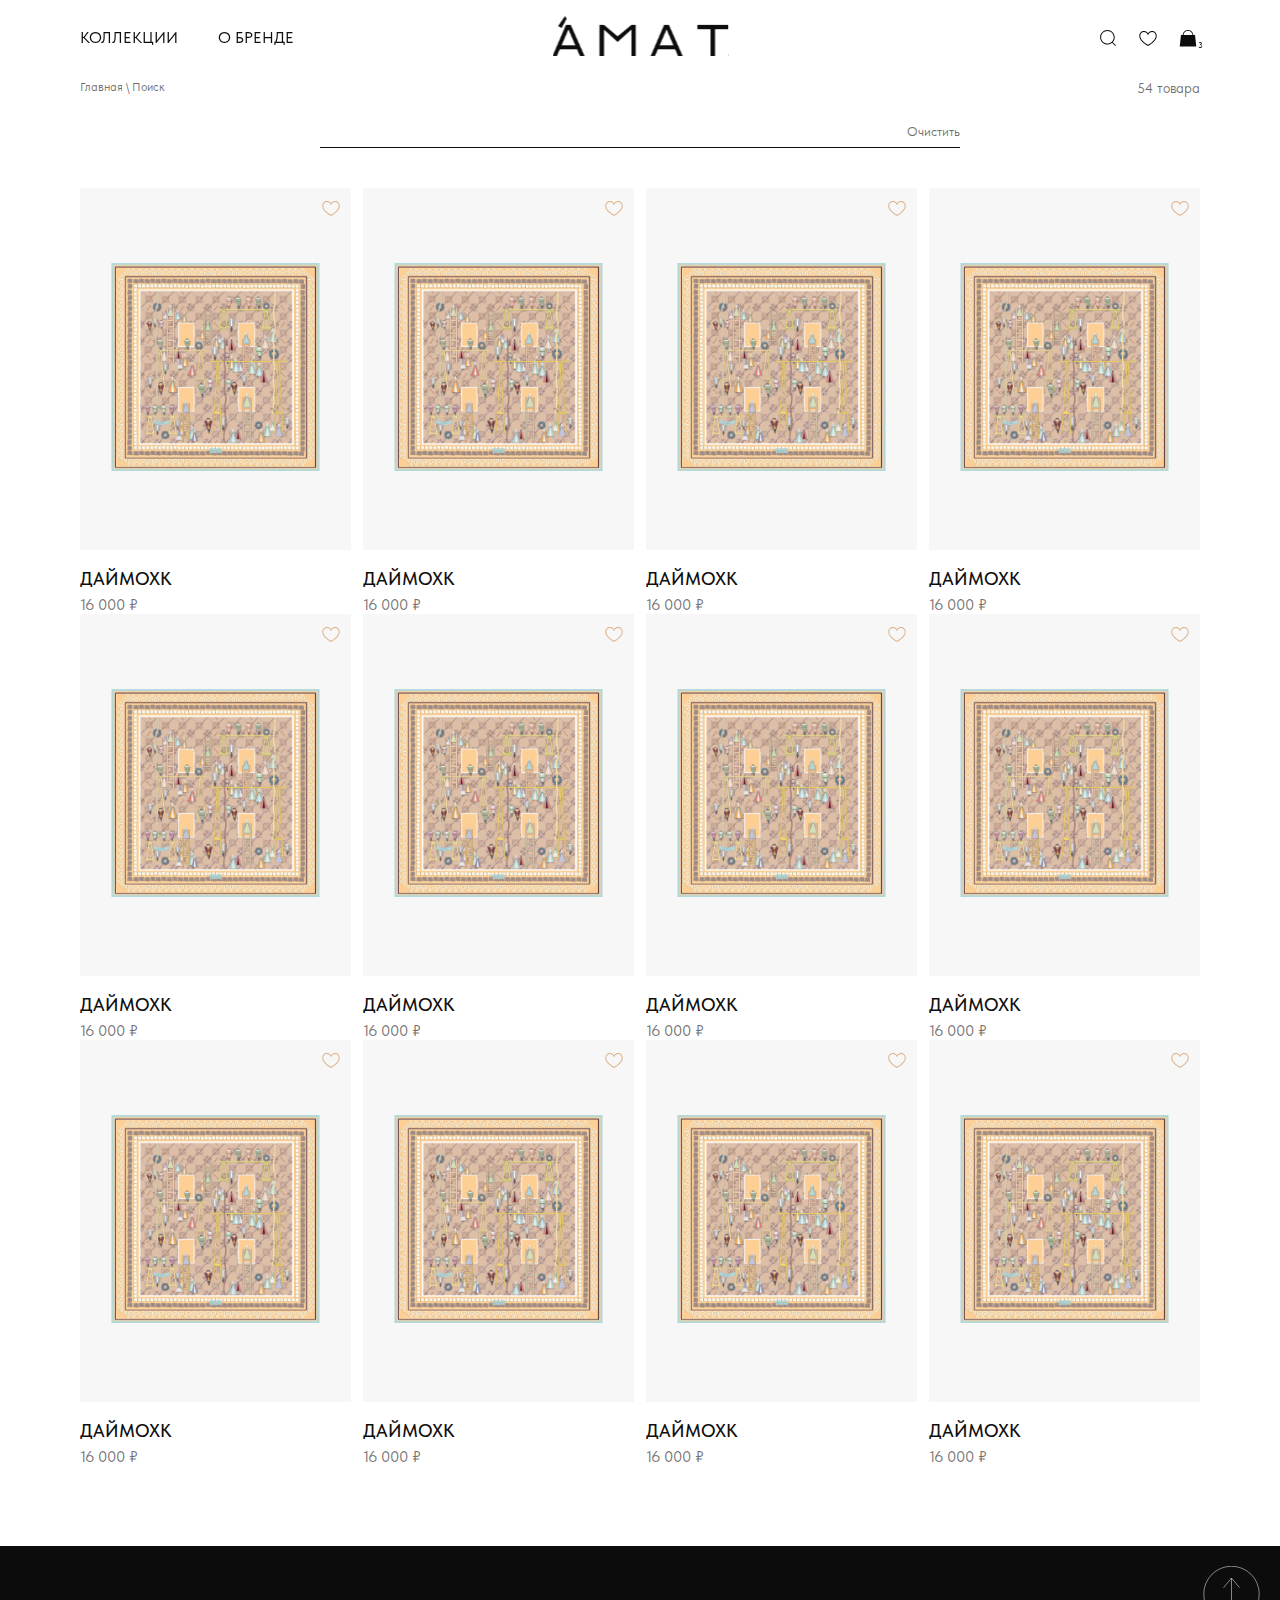
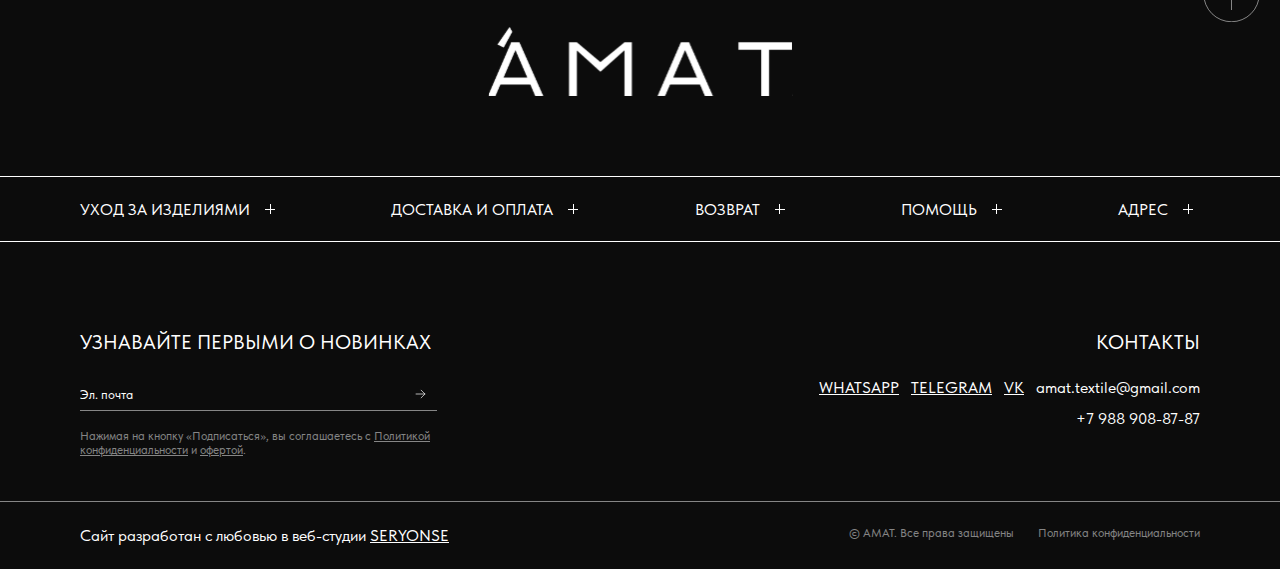
<file: viewall.html>
﻿<!DOCTYPE html>

<html lang="ru" xmlns="http://www.w3.org/1999/xhtml">
  <head>
    <meta charset="utf-8" />
    <meta name="viewport" content="width=device-width, initial-scale=1" />
    <link rel="stylesheet" href="styles/style.css" />
    <link rel="stylesheet" href="fonts/font/stylesheet.css" />
    <title>Результаты поиска</title>
    <link type="image/x-icon" href="images/favicon.svg" rel="shortcut icon" />
    <link
      rel="stylesheet"
      href="https://cdn.jsdelivr.net/npm/swiper@11/swiper-bundle.min.css"
    />
    <script src="https://cdn.jsdelivr.net/npm/swiper@11/swiper-bundle.min.js"></script>
  </head>
  <body>
    <header class="main-header animated">
      <div class="main-header__wrapper">
        <nav class="main-nav">
          <ul class="main-nav__items flex-child">
            <li class="main-nav__item main-nav__item--collections">
              <span> Коллекции </span>
            </li>
            <li class="main-nav__item" id="brand">
              <a href="aboutus.html"> О бренде </a>
            </li>
          </ul>
          <div class="logo-container">
            <a href="index.html">
              <img
                src="images/svg/logo-white.svg"
                alt="logo"
                class="logo-white"
                id="logo"
              />
              <img
                src="images/svg/logo-black.svg"
                alt="logo"
                class="logo-black"
                id="logo-white"
              />
            </a>
          </div>
          <ul class="main-nav__items flex-child">
            <li class="main-nav__item main-nav__item--icon icon-search">
              <span class="icon icon--black">
                <img
                  class="black icon--default"
                  src="images/svg/search-black.svg"
                />
              </span>
              <span class="icon icon--white">
                <img
                  class="white icon--default"
                  src="images/svg/search-white.svg"
                />
              </span>
              <span class="icon icon--gold">
                <img
                  class="gold icon--default"
                  src="images/svg/search-gold.svg"
                />
                <span class="icon-text">Поиск</span>
              </span>
            </li>
            <li class="main-nav__item main-nav__item--icon icon-favor">
              <span class="icon icon--black">
                <img
                  class="black icon--default"
                  src="images/svg/favor-black.svg"
                />
              </span>
              <span class="icon icon--white">
                <img
                  class="white icon--default"
                  src="images/svg/favor-white.svg"
                />
              </span>
              <span class="icon icon--gold">
                <img
                  class="gold icon--default"
                  src="images/svg/favor-gold.svg"
                />
                <span class="icon-text">Избранное</span>
              </span>
            </li>
            <li class="main-nav__item main-nav__item--icon icon-bag is--active">
              <span class="icon icon--black">
                <img
                  class="black icon--default"
                  src="images/svg/bag-black.svg"
                />
                <img
                  class="black icon--active"
                  src="images/svg/bag-black-active.svg"
                />
              </span>
              <span class="icon icon--white">
                <img
                  class="white icon--default"
                  src="images/svg/bag-white.svg"
                />
                <img
                  class="white icon--active"
                  src="images/svg/bag-white-active.svg"
                />
              </span>
              <span class="icon icon--gold">
                <img class="gold icon--default" src="images/svg/bag-gold.svg" />
                <span class="icon-text">Корзина</span>
              </span>
              <span class="quantity">3</span>
            </li>
            <li class="main-nav__item main-nav__item--mobile">
              <div class="hamburger">
                <span></span>
                <span></span>
                <span></span>
              </div>
            </li>
          </ul>
        </nav>
        <div class="mobile-menu">
          <nav class="mobile-nav">
            <div class="search-container">
              <form>
                <img src="images/svg/search-in.svg" class="search-in" />
                <input
                  type="text"
                  name="text"
                  class="search"
                  placeholder="Тип изделия, название..."
                />
              </form>
            </div>
            <ul class="mobile-nav__items">
              <li class="mobile-nav__item mobile-nav__item--collection">
                <span
                  >Коллекции
                  <img src="images/svg/arrow-bottom-black.svg" alt=""
                /></span>
                <div class="mobile-nav__item--submenu">
                  <ul class="collections-list">
                    <li class="collections-list__item">
                      <a href="category.html#theme-scarves"
                        >Тематические платки</a
                      >
                    </li>
                    <li class="collections-list__item">
                      <a href="category.html#base-scarves">Базовые платки</a>
                    </li>
                    <li class="collections-list__item"><a href="">Шали</a></li>
                    <li class="collections-list__item">
                      <a href="category.html#gradients">Градиенты</a>
                    </li>
                    <li class="collections-list__item">
                      <a href="category.html#twills">Твилли</a>
                    </li>
                    <li class="collections-list__item">
                      <a href="category.html#scarfs">Шарфы</a>
                    </li>
                  </ul>
                </div>
              </li>
              <li class="mobile-nav__item">
                <a href="aboutus.html">О нас</a>
              </li>
              <li class="mobile-nav__item">
                <a id="product-care-btn">Уход за изделиями</a>
              </li>
            </ul>
            <ul class="mobile-nav__items--bottom">
              <li class="mobile-nav__item">
                <p id="open-favorite-btn">Избранное</p>
                <img src="images/png/mobile-favor.png" />
              </li>
              <li class="mobile-nav__item">
                <p id="open-address">Адрес</p>
              </li>
              <li class="mobile-nav__item">
                <p id="faq">Помощь</p>
              </li>
              <li class="mobile-nav__item">
                <p id="open-contacts-btn">Контакты</p>
              </li>
            </ul>
          </nav>
        </div>
        <div class="submenu">
          <div class="submenu-wrapper">
            <ul class="collections-list">
              <li class="collections-list__item">
                <a href="category.html#theme-scarves">
                  <img src="images/png/title1.png" alt="" />
                  <h3>Тематические платки</h3>
                </a>
              </li>
              <li class="collections-list__item">
                <a href="category.html#base-scarves">
                  <img src="images/png/title2.png" alt="" />
                  <h3>базовые платки</h3>
                </a>
              </li>
              <li class="collections-list__item">
                <a href="category.html#shawls">
                  <img src="images/png/title3.png" alt="" />
                  <h3>шали</h3>
                </a>
              </li>
              <li class="collections-list__item">
                <a href="category.html#gradients">
                  <img src="images/png/title4.png" alt="" />
                  <h3>градиенты</h3>
                </a>
              </li>
              <li class="collections-list__item">
                <a href="category.html#twills">
                  <img src="images/png/title1.png" alt="" />
                  <h3>твилли</h3>
                </a>
              </li>
              <li class="collections-list__item">
                <a href="category.html#scarfs">
                  <img src="images/png/title2.png" alt="" />
                  <h3>шарфы</h3>
                </a>
              </li>
            </ul>
            <a href="category.html">
              <button class="submenu-button button">
                Посмотреть все коллекции
                <span class="arrow">
                  <img
                    class="black"
                    src="images/svg/arrow-right-black-button.svg"
                    alt=""
                  />
                  <img
                    class="gold"
                    src="images/svg/arrow-right-gold-button.svg"
                    alt=""
                  />
                </span>
              </button>
            </a>
          </div>
        </div>
      </div>
    </header>

    <main class="search-results">
      <div class="section-wrapper">
        <div class="category__subheader">
          <div class="category__links">
            <a href="index.html">Главная</a> \
            <a href="#"> Поиск </a>
          </div>
          <div class="category__product-quantity">54 товара</div>
        </div>
        <form class="modal-search__container">
          <input type="search" class="modal-search__input" value="" />
          <input type="text" class="modal-search__reset" value="Очистить" />
          <div class="modal-search__button-wrap modal-bottom">
            <div class="modal-search__button button button--white">Найти</div>
          </div>
        </form>

        <div class="category-flex">
          <div class="category__product">
            <div class="category__photo-container">
              <div class="favorite-icon-wrap">
                <img
                  src="images/svg/favor-gold-empty.svg"
                  alt="Добавить в избранное"
                />
                <img
                  src="images/svg/favor-gold.svg"
                  alt="Добавить в избранное"
                />
              </div>
              <img
                src="images/png/scarves.png"
                class="category__photo"
                alt="Фото Коллекции"
              />
              <div class="category-product__swiper swiper">
                <div class="swiper-wrapper">
                  <div class="swiper-slide">
                    <img
                      src="images/png/title1.png"
                      class="category__photo"
                      alt="Фото Коллекции"
                    />
                  </div>
                  <div class="swiper-slide">
                    <img
                      src="images/png/title2.png"
                      class="category__photo"
                      alt="Фото Коллекции"
                    />
                  </div>
                  <div class="swiper-slide">
                    <img
                      src="images/png/title3.png"
                      class="category__photo"
                      alt="Фото Коллекции"
                    />
                  </div>
                </div>
                <div class="swiper-button-prev">
                  <img src="images/svg/arrow-left-category-swiper.svg" alt="" />
                </div>
                <div class="swiper-button-next">
                  <img
                    src="images/svg/arrow-right-category-swiper.svg"
                    alt=""
                  />
                </div>
              </div>
            </div>
            <a href="/product.html">
              <h5 class="category__product-title">Даймохк</h5>
              <p class="category__product-price">16 000 ₽</p>
            </a>
          </div>
          <div class="category__product">
            <div class="category__photo-container">
              <div class="favorite-icon-wrap">
                <img
                  src="images/svg/favor-gold-empty.svg"
                  alt="Добавить в избранное"
                />
                <img
                  src="images/svg/favor-gold.svg"
                  alt="Добавить в избранное"
                />
              </div>
              <img
                src="images/png/scarves.png"
                class="category__photo"
                alt="Фото Коллекции"
              />
              <div class="category-product__swiper swiper">
                <div class="swiper-wrapper">
                  <div class="swiper-slide">
                    <img
                      src="images/png/title1.png"
                      class="category__photo"
                      alt="Фото Коллекции"
                    />
                  </div>
                  <div class="swiper-slide">
                    <img
                      src="images/png/title2.png"
                      class="category__photo"
                      alt="Фото Коллекции"
                    />
                  </div>
                  <div class="swiper-slide">
                    <img
                      src="images/png/title3.png"
                      class="category__photo"
                      alt="Фото Коллекции"
                    />
                  </div>
                </div>
                <div class="swiper-button-prev">
                  <img src="images/svg/arrow-left-category-swiper.svg" alt="" />
                </div>
                <div class="swiper-button-next">
                  <img
                    src="images/svg/arrow-right-category-swiper.svg"
                    alt=""
                  />
                </div>
              </div>
            </div>
            <a href="/product.html">
              <h5 class="category__product-title">Даймохк</h5>
              <p class="category__product-price">16 000 ₽</p>
            </a>
          </div>
          <div class="category__product">
            <div class="category__photo-container">
              <div class="favorite-icon-wrap">
                <img
                  src="images/svg/favor-gold-empty.svg"
                  alt="Добавить в избранное"
                />
                <img
                  src="images/svg/favor-gold.svg"
                  alt="Добавить в избранное"
                />
              </div>
              <img
                src="images/png/scarves.png"
                class="category__photo"
                alt="Фото Коллекции"
              />
              <div class="category-product__swiper swiper">
                <div class="swiper-wrapper">
                  <div class="swiper-slide">
                    <img
                      src="images/png/title1.png"
                      class="category__photo"
                      alt="Фото Коллекции"
                    />
                  </div>
                  <div class="swiper-slide">
                    <img
                      src="images/png/title2.png"
                      class="category__photo"
                      alt="Фото Коллекции"
                    />
                  </div>
                  <div class="swiper-slide">
                    <img
                      src="images/png/title3.png"
                      class="category__photo"
                      alt="Фото Коллекции"
                    />
                  </div>
                </div>
                <div class="swiper-button-prev">
                  <img src="images/svg/arrow-left-category-swiper.svg" alt="" />
                </div>
                <div class="swiper-button-next">
                  <img
                    src="images/svg/arrow-right-category-swiper.svg"
                    alt=""
                  />
                </div>
              </div>
            </div>
            <a href="/product.html">
              <h5 class="category__product-title">Даймохк</h5>
              <p class="category__product-price">16 000 ₽</p>
            </a>
          </div>
          <div class="category__product">
            <div class="category__photo-container">
              <div class="favorite-icon-wrap">
                <img
                  src="images/svg/favor-gold-empty.svg"
                  alt="Добавить в избранное"
                />
                <img
                  src="images/svg/favor-gold.svg"
                  alt="Добавить в избранное"
                />
              </div>
              <img
                src="images/png/scarves.png"
                class="category__photo"
                alt="Фото Коллекции"
              />
              <div class="category-product__swiper swiper">
                <div class="swiper-wrapper">
                  <div class="swiper-slide">
                    <img
                      src="images/png/title1.png"
                      class="category__photo"
                      alt="Фото Коллекции"
                    />
                  </div>
                  <div class="swiper-slide">
                    <img
                      src="images/png/title2.png"
                      class="category__photo"
                      alt="Фото Коллекции"
                    />
                  </div>
                  <div class="swiper-slide">
                    <img
                      src="images/png/title3.png"
                      class="category__photo"
                      alt="Фото Коллекции"
                    />
                  </div>
                </div>
                <div class="swiper-button-prev">
                  <img src="images/svg/arrow-left-category-swiper.svg" alt="" />
                </div>
                <div class="swiper-button-next">
                  <img
                    src="images/svg/arrow-right-category-swiper.svg"
                    alt=""
                  />
                </div>
              </div>
            </div>
            <a href="/product.html">
              <h5 class="category__product-title">Даймохк</h5>
              <p class="category__product-price">16 000 ₽</p>
            </a>
          </div>
        </div>
        <div class="category-flex">
          <div class="category__product">
            <div class="category__photo-container">
              <div class="favorite-icon-wrap">
                <img
                  src="images/svg/favor-gold-empty.svg"
                  alt="Добавить в избранное"
                />
                <img
                  src="images/svg/favor-gold.svg"
                  alt="Добавить в избранное"
                />
              </div>
              <img
                src="images/png/scarves.png"
                class="category__photo"
                alt="Фото Коллекции"
              />
              <div class="category-product__swiper swiper">
                <div class="swiper-wrapper">
                  <div class="swiper-slide">
                    <img
                      src="images/png/title1.png"
                      class="category__photo"
                      alt="Фото Коллекции"
                    />
                  </div>
                  <div class="swiper-slide">
                    <img
                      src="images/png/title2.png"
                      class="category__photo"
                      alt="Фото Коллекции"
                    />
                  </div>
                  <div class="swiper-slide">
                    <img
                      src="images/png/title3.png"
                      class="category__photo"
                      alt="Фото Коллекции"
                    />
                  </div>
                </div>
                <div class="swiper-button-prev">
                  <img src="images/svg/arrow-left-category-swiper.svg" alt="" />
                </div>
                <div class="swiper-button-next">
                  <img
                    src="images/svg/arrow-right-category-swiper.svg"
                    alt=""
                  />
                </div>
              </div>
            </div>
            <a href="/product.html">
              <h5 class="category__product-title">Даймохк</h5>
              <p class="category__product-price">16 000 ₽</p>
            </a>
          </div>
          <div class="category__product">
            <div class="category__photo-container">
              <div class="favorite-icon-wrap">
                <img
                  src="images/svg/favor-gold-empty.svg"
                  alt="Добавить в избранное"
                />
                <img
                  src="images/svg/favor-gold.svg"
                  alt="Добавить в избранное"
                />
              </div>
              <img
                src="images/png/scarves.png"
                class="category__photo"
                alt="Фото Коллекции"
              />
              <div class="category-product__swiper swiper">
                <div class="swiper-wrapper">
                  <div class="swiper-slide">
                    <img
                      src="images/png/title1.png"
                      class="category__photo"
                      alt="Фото Коллекции"
                    />
                  </div>
                  <div class="swiper-slide">
                    <img
                      src="images/png/title2.png"
                      class="category__photo"
                      alt="Фото Коллекции"
                    />
                  </div>
                  <div class="swiper-slide">
                    <img
                      src="images/png/title3.png"
                      class="category__photo"
                      alt="Фото Коллекции"
                    />
                  </div>
                </div>
                <div class="swiper-button-prev">
                  <img src="images/svg/arrow-left-category-swiper.svg" alt="" />
                </div>
                <div class="swiper-button-next">
                  <img
                    src="images/svg/arrow-right-category-swiper.svg"
                    alt=""
                  />
                </div>
              </div>
            </div>
            <a href="/product.html">
              <h5 class="category__product-title">Даймохк</h5>
              <p class="category__product-price">16 000 ₽</p>
            </a>
          </div>
          <div class="category__product">
            <div class="category__photo-container">
              <div class="favorite-icon-wrap">
                <img
                  src="images/svg/favor-gold-empty.svg"
                  alt="Добавить в избранное"
                />
                <img
                  src="images/svg/favor-gold.svg"
                  alt="Добавить в избранное"
                />
              </div>
              <img
                src="images/png/scarves.png"
                class="category__photo"
                alt="Фото Коллекции"
              />
              <div class="category-product__swiper swiper">
                <div class="swiper-wrapper">
                  <div class="swiper-slide">
                    <img
                      src="images/png/title1.png"
                      class="category__photo"
                      alt="Фото Коллекции"
                    />
                  </div>
                  <div class="swiper-slide">
                    <img
                      src="images/png/title2.png"
                      class="category__photo"
                      alt="Фото Коллекции"
                    />
                  </div>
                  <div class="swiper-slide">
                    <img
                      src="images/png/title3.png"
                      class="category__photo"
                      alt="Фото Коллекции"
                    />
                  </div>
                </div>
                <div class="swiper-button-prev">
                  <img src="images/svg/arrow-left-category-swiper.svg" alt="" />
                </div>
                <div class="swiper-button-next">
                  <img
                    src="images/svg/arrow-right-category-swiper.svg"
                    alt=""
                  />
                </div>
              </div>
            </div>
            <a href="/product.html">
              <h5 class="category__product-title">Даймохк</h5>
              <p class="category__product-price">16 000 ₽</p>
            </a>
          </div>
          <div class="category__product">
            <div class="category__photo-container">
              <div class="favorite-icon-wrap">
                <img
                  src="images/svg/favor-gold-empty.svg"
                  alt="Добавить в избранное"
                />
                <img
                  src="images/svg/favor-gold.svg"
                  alt="Добавить в избранное"
                />
              </div>
              <img
                src="images/png/scarves.png"
                class="category__photo"
                alt="Фото Коллекции"
              />
              <div class="category-product__swiper swiper">
                <div class="swiper-wrapper">
                  <div class="swiper-slide">
                    <img
                      src="images/png/title1.png"
                      class="category__photo"
                      alt="Фото Коллекции"
                    />
                  </div>
                  <div class="swiper-slide">
                    <img
                      src="images/png/title2.png"
                      class="category__photo"
                      alt="Фото Коллекции"
                    />
                  </div>
                  <div class="swiper-slide">
                    <img
                      src="images/png/title3.png"
                      class="category__photo"
                      alt="Фото Коллекции"
                    />
                  </div>
                </div>
                <div class="swiper-button-prev">
                  <img src="images/svg/arrow-left-category-swiper.svg" alt="" />
                </div>
                <div class="swiper-button-next">
                  <img
                    src="images/svg/arrow-right-category-swiper.svg"
                    alt=""
                  />
                </div>
              </div>
            </div>
            <a href="/product.html">
              <h5 class="category__product-title">Даймохк</h5>
              <p class="category__product-price">16 000 ₽</p>
            </a>
          </div>
        </div>
        <div class="category-flex">
          <div class="category__product">
            <div class="category__photo-container">
              <div class="favorite-icon-wrap">
                <img
                  src="images/svg/favor-gold-empty.svg"
                  alt="Добавить в избранное"
                />
                <img
                  src="images/svg/favor-gold.svg"
                  alt="Добавить в избранное"
                />
              </div>
              <img
                src="images/png/scarves.png"
                class="category__photo"
                alt="Фото Коллекции"
              />
              <div class="category-product__swiper swiper">
                <div class="swiper-wrapper">
                  <div class="swiper-slide">
                    <img
                      src="images/png/title1.png"
                      class="category__photo"
                      alt="Фото Коллекции"
                    />
                  </div>
                  <div class="swiper-slide">
                    <img
                      src="images/png/title2.png"
                      class="category__photo"
                      alt="Фото Коллекции"
                    />
                  </div>
                  <div class="swiper-slide">
                    <img
                      src="images/png/title3.png"
                      class="category__photo"
                      alt="Фото Коллекции"
                    />
                  </div>
                </div>
                <div class="swiper-button-prev">
                  <img src="images/svg/arrow-left-category-swiper.svg" alt="" />
                </div>
                <div class="swiper-button-next">
                  <img
                    src="images/svg/arrow-right-category-swiper.svg"
                    alt=""
                  />
                </div>
              </div>
            </div>
            <a href="/product.html">
              <h5 class="category__product-title">Даймохк</h5>
              <p class="category__product-price">16 000 ₽</p>
            </a>
          </div>
          <div class="category__product">
            <div class="category__photo-container">
              <div class="favorite-icon-wrap">
                <img
                  src="images/svg/favor-gold-empty.svg"
                  alt="Добавить в избранное"
                />
                <img
                  src="images/svg/favor-gold.svg"
                  alt="Добавить в избранное"
                />
              </div>
              <img
                src="images/png/scarves.png"
                class="category__photo"
                alt="Фото Коллекции"
              />
              <div class="category-product__swiper swiper">
                <div class="swiper-wrapper">
                  <div class="swiper-slide">
                    <img
                      src="images/png/title1.png"
                      class="category__photo"
                      alt="Фото Коллекции"
                    />
                  </div>
                  <div class="swiper-slide">
                    <img
                      src="images/png/title2.png"
                      class="category__photo"
                      alt="Фото Коллекции"
                    />
                  </div>
                  <div class="swiper-slide">
                    <img
                      src="images/png/title3.png"
                      class="category__photo"
                      alt="Фото Коллекции"
                    />
                  </div>
                </div>
                <div class="swiper-button-prev">
                  <img src="images/svg/arrow-left-category-swiper.svg" alt="" />
                </div>
                <div class="swiper-button-next">
                  <img
                    src="images/svg/arrow-right-category-swiper.svg"
                    alt=""
                  />
                </div>
              </div>
            </div>
            <a href="/product.html">
              <h5 class="category__product-title">Даймохк</h5>
              <p class="category__product-price">16 000 ₽</p>
            </a>
          </div>
          <div class="category__product">
            <div class="category__photo-container">
              <div class="favorite-icon-wrap">
                <img
                  src="images/svg/favor-gold-empty.svg"
                  alt="Добавить в избранное"
                />
                <img
                  src="images/svg/favor-gold.svg"
                  alt="Добавить в избранное"
                />
              </div>
              <img
                src="images/png/scarves.png"
                class="category__photo"
                alt="Фото Коллекции"
              />
              <div class="category-product__swiper swiper">
                <div class="swiper-wrapper">
                  <div class="swiper-slide">
                    <img
                      src="images/png/title1.png"
                      class="category__photo"
                      alt="Фото Коллекции"
                    />
                  </div>
                  <div class="swiper-slide">
                    <img
                      src="images/png/title2.png"
                      class="category__photo"
                      alt="Фото Коллекции"
                    />
                  </div>
                  <div class="swiper-slide">
                    <img
                      src="images/png/title3.png"
                      class="category__photo"
                      alt="Фото Коллекции"
                    />
                  </div>
                </div>
                <div class="swiper-button-prev">
                  <img src="images/svg/arrow-left-category-swiper.svg" alt="" />
                </div>
                <div class="swiper-button-next">
                  <img
                    src="images/svg/arrow-right-category-swiper.svg"
                    alt=""
                  />
                </div>
              </div>
            </div>
            <a href="/product.html">
              <h5 class="category__product-title">Даймохк</h5>
              <p class="category__product-price">16 000 ₽</p>
            </a>
          </div>
          <div class="category__product">
            <div class="category__photo-container">
              <div class="favorite-icon-wrap">
                <img
                  src="images/svg/favor-gold-empty.svg"
                  alt="Добавить в избранное"
                />
                <img
                  src="images/svg/favor-gold.svg"
                  alt="Добавить в избранное"
                />
              </div>
              <img
                src="images/png/scarves.png"
                class="category__photo"
                alt="Фото Коллекции"
              />
              <div class="category-product__swiper swiper">
                <div class="swiper-wrapper">
                  <div class="swiper-slide">
                    <img
                      src="images/png/title1.png"
                      class="category__photo"
                      alt="Фото Коллекции"
                    />
                  </div>
                  <div class="swiper-slide">
                    <img
                      src="images/png/title2.png"
                      class="category__photo"
                      alt="Фото Коллекции"
                    />
                  </div>
                  <div class="swiper-slide">
                    <img
                      src="images/png/title3.png"
                      class="category__photo"
                      alt="Фото Коллекции"
                    />
                  </div>
                </div>
                <div class="swiper-button-prev">
                  <img src="images/svg/arrow-left-category-swiper.svg" alt="" />
                </div>
                <div class="swiper-button-next">
                  <img
                    src="images/svg/arrow-right-category-swiper.svg"
                    alt=""
                  />
                </div>
              </div>
            </div>
            <a href="/product.html">
              <h5 class="category__product-title">Даймохк</h5>
              <p class="category__product-price">16 000 ₽</p>
            </a>
          </div>
        </div>
      </div>
    </main>
    <!-- Поиск, модальное окно -->
    <div class="modal modal-search" id="modal-search">
      <div class="modal-header">
        <h3 class="modal-header__title">Поиск</h3>
        <div class="modal-header__button">
          <span></span>
          <span></span>
        </div>
      </div>

      <div class="modal-content">
        <div class="modal-content__wrapper">
          <form class="modal-search__container">
            <input type="search" class="modal-search__input" value="" />
            <input type="text" class="modal-search__reset" value="Очистить" />
            <div class="modal-search__button-wrap modal-bottom">
              <div class="modal-search__button button button--white">Найти</div>
            </div>
          </form>

          <!--Этот блок для пустого окошка, показывает, какие запросы были сделаны ранее-->
          <div class="last-results">
            <p class="last-results__title">Вы искали:</p>
            <div class="last-results__item">
              <p>платок</p>
              <img
                src="images/svg/delete-last-item.svg"
                alt="Удалить элемент"
              />
              <div class="last-result__delete">
                <span></span>
                <span></span>
              </div>
            </div>
            <div class="last-results__item">
              <p>шаль</p>
              <img
                src="images/svg/delete-last-item.svg"
                alt="Удалить элемент"
              />
              <div class="last-result__delete">
                <span></span>
                <span></span>
              </div>
            </div>
          </div>

          <!--Блок, когда по запросу не найдено результатов-->
          <div class="modal-search__not-found">
            <p class="modal-search__not-found-text">
              Мы ничего не нашли по запросу "<span>владыа</span>"
            </p>
            <p class="modal-search__not-found-text">
              Попробуйте изменить запрос.
            </p>
            <h5 class="modal__heading">Вам может быть интересно</h5>
          </div>

          <!-- Строка показывает, сколько найдено товаров, далее товары-->
          <p class="modal-search__text">
            Найдено 13 товаров по запросу «платок»
          </p>

          <div class="modal-search__result">
            <div class="category-flex">
              <div class="category__product">
                <div class="category__photo-container">
                  <div class="favorite-icon-wrap">
                    <img
                      src="images/svg/favor-gold-empty.svg"
                      alt="Добавить в избранное"
                    />
                    <img
                      src="images/svg/favor-gold.svg"
                      alt="Добавить в избранное"
                    />
                  </div>
                  <img
                    src="images/png/scarves.png"
                    class="category__photo"
                    alt="Фото Коллекции"
                  />
                  <div class="category-product__swiper swiper">
                    <div class="swiper-wrapper">
                      <div class="swiper-slide">
                        <img
                          src="images/png/title1.png"
                          class="category__photo"
                          alt="Фото Коллекции"
                        />
                      </div>
                      <div class="swiper-slide">
                        <img
                          src="images/png/title2.png"
                          class="category__photo"
                          alt="Фото Коллекции"
                        />
                      </div>
                      <div class="swiper-slide">
                        <img
                          src="images/png/title3.png"
                          class="category__photo"
                          alt="Фото Коллекции"
                        />
                      </div>
                    </div>
                    <div class="swiper-button-prev">
                      <img
                        src="images/svg/arrow-left-category-swiper.svg"
                        alt=""
                      />
                    </div>
                    <div class="swiper-button-next">
                      <img
                        src="images/svg/arrow-right-category-swiper.svg"
                        alt=""
                      />
                    </div>
                  </div>
                </div>
                <a href="/product.html">
                  <h5 class="category__product-title">Даймохк</h5>
                  <p class="category__product-price">16 000 ₽</p>
                </a>
              </div>
              <div class="category__product">
                <div class="category__photo-container">
                  <div class="favorite-icon-wrap">
                    <img
                      src="images/svg/favor-gold-empty.svg"
                      alt="Добавить в избранное"
                    />
                    <img
                      src="images/svg/favor-gold.svg"
                      alt="Добавить в избранное"
                    />
                  </div>
                  <img
                    src="images/png/scarves.png"
                    class="category__photo"
                    alt="Фото Коллекции"
                  />
                  <div class="category-product__swiper swiper">
                    <div class="swiper-wrapper">
                      <div class="swiper-slide">
                        <img
                          src="images/png/title1.png"
                          class="category__photo"
                          alt="Фото Коллекции"
                        />
                      </div>
                      <div class="swiper-slide">
                        <img
                          src="images/png/title2.png"
                          class="category__photo"
                          alt="Фото Коллекции"
                        />
                      </div>
                      <div class="swiper-slide">
                        <img
                          src="images/png/title3.png"
                          class="category__photo"
                          alt="Фото Коллекции"
                        />
                      </div>
                    </div>
                    <div class="swiper-button-prev">
                      <img
                        src="images/svg/arrow-left-category-swiper.svg"
                        alt=""
                      />
                    </div>
                    <div class="swiper-button-next">
                      <img
                        src="images/svg/arrow-right-category-swiper.svg"
                        alt=""
                      />
                    </div>
                  </div>
                </div>
                <a href="/product.html">
                  <h5 class="category__product-title">Даймохк</h5>
                  <p class="category__product-price">16 000 ₽</p>
                </a>
              </div>
              <div class="category__product">
                <div class="category__photo-container">
                  <div class="favorite-icon-wrap">
                    <img
                      src="images/svg/favor-gold-empty.svg"
                      alt="Добавить в избранное"
                    />
                    <img
                      src="images/svg/favor-gold.svg"
                      alt="Добавить в избранное"
                    />
                  </div>
                  <img
                    src="images/png/scarves.png"
                    class="category__photo"
                    alt="Фото Коллекции"
                  />
                  <div class="category-product__swiper swiper">
                    <div class="swiper-wrapper">
                      <div class="swiper-slide">
                        <img
                          src="images/png/title1.png"
                          class="category__photo"
                          alt="Фото Коллекции"
                        />
                      </div>
                      <div class="swiper-slide">
                        <img
                          src="images/png/title2.png"
                          class="category__photo"
                          alt="Фото Коллекции"
                        />
                      </div>
                      <div class="swiper-slide">
                        <img
                          src="images/png/title3.png"
                          class="category__photo"
                          alt="Фото Коллекции"
                        />
                      </div>
                    </div>
                    <div class="swiper-button-prev">
                      <img
                        src="images/svg/arrow-left-category-swiper.svg"
                        alt=""
                      />
                    </div>
                    <div class="swiper-button-next">
                      <img
                        src="images/svg/arrow-right-category-swiper.svg"
                        alt=""
                      />
                    </div>
                  </div>
                </div>
                <a href="/product.html">
                  <h5 class="category__product-title">Даймохк</h5>
                  <p class="category__product-price">16 000 ₽</p>
                </a>
              </div>
              <div class="category__product">
                <div class="category__photo-container">
                  <div class="favorite-icon-wrap">
                    <img
                      src="images/svg/favor-gold-empty.svg"
                      alt="Добавить в избранное"
                    />
                    <img
                      src="images/svg/favor-gold.svg"
                      alt="Добавить в избранное"
                    />
                  </div>
                  <img
                    src="images/png/scarves.png"
                    class="category__photo"
                    alt="Фото Коллекции"
                  />
                  <div class="category-product__swiper swiper">
                    <div class="swiper-wrapper">
                      <div class="swiper-slide">
                        <img
                          src="images/png/title1.png"
                          class="category__photo"
                          alt="Фото Коллекции"
                        />
                      </div>
                      <div class="swiper-slide">
                        <img
                          src="images/png/title2.png"
                          class="category__photo"
                          alt="Фото Коллекции"
                        />
                      </div>
                      <div class="swiper-slide">
                        <img
                          src="images/png/title3.png"
                          class="category__photo"
                          alt="Фото Коллекции"
                        />
                      </div>
                    </div>
                    <div class="swiper-button-prev">
                      <img
                        src="images/svg/arrow-left-category-swiper.svg"
                        alt=""
                      />
                    </div>
                    <div class="swiper-button-next">
                      <img
                        src="images/svg/arrow-right-category-swiper.svg"
                        alt=""
                      />
                    </div>
                  </div>
                </div>
                <a href="/product.html">
                  <h5 class="category__product-title">Даймохк</h5>
                  <p class="category__product-price">16 000 ₽</p>
                </a>
              </div>
            </div>
          </div>
        </div>
      </div>

      <div class="modal-bottom">
        <a href="viewall.html" class="modal-bottom__button button button--white"
          >Показать все
        </a>
      </div>
    </div>

    <!-- Избранное модальное окно -->
    <div class="modal modal-favorites" id="modal-favorites">
      <div class="modal-header">
        <h3 class="modal-header__title">Избранное</h3>
        <div class="modal-header__button">
          <span></span>
          <span></span>
        </div>
      </div>

      <div class="modal-content">
        <div class="modal-content__wrapper">
          <!-- Пустое избранное -->
          <div class="modal-content__empty">
            <div class="modal__view-height">
              <div class="flex-wrapper">
                <div class="photo__container">
                  <img src="images/svg/favor-hearts.svg" alt="Сердечки" />
                </div>
                <h5 class="modal__heading">
                  Добавляйте понравивишиеся товары в избранное, чтобы не
                  потерять.
                </h5>
              </div>
            </div>
          </div>
          <!-- Непустое избранное -->
          <div class="modal__category-wrapper modal-content__filled is--active">
            <div class="category-flex">
              <div class="category__product">
                <a href="product.html">
                  <div class="category__photo-container">
                    <div class="favorite-icon-wrap">
                      <img
                        src="images/svg/favor-gold-empty.svg"
                        alt="Добавить в избранное"
                      />
                      <img
                        src="images/svg/favor-gold.svg"
                        alt="Добавить в избранное"
                      />
                    </div>
                    <img
                      src="images/png/scarves.png"
                      class="category__photo"
                      alt="Фото Коллекции"
                    />
                  </div>
                  <h5 class="category__product-title">Даймохк</h5>
                  <p class="category__product-price">16 000 ₽</p>
                </a>
              </div>
              <div class="category__product">
                <a href="product.html">
                  <div class="category__photo-container">
                    <div class="favorite-icon-wrap">
                      <img
                        src="images/svg/favor-gold-empty.svg"
                        alt="Добавить в избранное"
                      />
                      <img
                        src="images/svg/favor-gold.svg"
                        alt="Добавить в избранное"
                      />
                    </div>
                    <img
                      src="images/png/scarves.png"
                      class="category__photo"
                      alt="Фото Коллекции"
                    />
                  </div>
                  <h5 class="category__product-title">Даймохк</h5>
                  <p class="category__product-price">16 000 ₽</p>
                </a>
              </div>
              <div class="category__product">
                <a href="product.html">
                  <div class="category__photo-container">
                    <div class="favorite-icon-wrap">
                      <img
                        src="images/svg/favor-gold-empty.svg"
                        alt="Добавить в избранное"
                      />
                      <img
                        src="images/svg/favor-gold.svg"
                        alt="Добавить в избранное"
                      />
                    </div>
                    <img
                      src="images/png/scarves.png"
                      class="category__photo"
                      alt="Фото Коллекции"
                    />
                  </div>
                  <h5 class="category__product-title">Даймохк</h5>
                  <p class="category__product-price">16 000 ₽</p>
                </a>
              </div>
              <div class="category__product">
                <a href="product.html">
                  <div class="category__photo-container">
                    <div class="favorite-icon-wrap">
                      <img
                        src="images/svg/favor-gold-empty.svg"
                        alt="Добавить в избранное"
                      />
                      <img
                        src="images/svg/favor-gold.svg"
                        alt="Добавить в избранное"
                      />
                    </div>
                    <img
                      src="images/png/scarves.png"
                      class="category__photo"
                      alt="Фото Коллекции"
                    />
                  </div>
                  <h5 class="category__product-title">Даймохк</h5>
                  <p class="category__product-price">16 000 ₽</p>
                </a>
              </div>
              <div class="category__product">
                <a href="product.html">
                  <div class="category__photo-container">
                    <div class="favorite-icon-wrap">
                      <img
                        src="images/svg/favor-gold-empty.svg"
                        alt="Добавить в избранное"
                      />
                      <img
                        src="images/svg/favor-gold.svg"
                        alt="Добавить в избранное"
                      />
                    </div>
                    <img
                      src="images/png/scarves.png"
                      class="category__photo"
                      alt="Фото Коллекции"
                    />
                  </div>
                  <h5 class="category__product-title">Даймохк</h5>
                  <p class="category__product-price">16 000 ₽</p>
                </a>
              </div>
              <div class="category__product">
                <a href="product.html">
                  <div class="category__photo-container">
                    <div class="favorite-icon-wrap">
                      <img
                        src="images/svg/favor-gold-empty.svg"
                        alt="Добавить в избранное"
                      />
                      <img
                        src="images/svg/favor-gold.svg"
                        alt="Добавить в избранное"
                      />
                    </div>
                    <img
                      src="images/png/scarves.png"
                      class="category__photo"
                      alt="Фото Коллекции"
                    />
                  </div>
                  <h5 class="category__product-title">Даймохк</h5>
                  <p class="category__product-price">16 000 ₽</p>
                </a>
              </div>
            </div>
          </div>
        </div>
      </div>
      <div class="modal-bottom">
        <a
          href="category.html"
          class="modal-bottom__button button button--white"
        >
          Посмотреть коллекции
        </a>
      </div>
    </div>

    <!-- Корзина модальное окно -->
    <div class="modal modal-cart" id="modal-cart">
      <div class="modal-header">
        <h3 class="modal-header__title">Корзина</h3>
        <div class="modal-header__button">
          <span></span>
          <span></span>
        </div>
      </div>

      <div class="modal-content">
        <div class="modal-content__wrapper">
          <!-- Пустая корзина-->
          <div class="modal-content__empty">
            <div class="modal__view-height">
              <div class="flex-wrapper">
                <div class="photo__container">
                  <img src="images/svg/cart.svg" alt="Корзина" />
                </div>
                <h5 class="modal__heading">
                  Наполните вашу корзину товарами, о которых давно мечтали.
                </h5>
              </div>
            </div>
          </div>
          <div class="cart modal-content__filled is--active">
            <div class="modal__wrapper cart__wrapper">
              <div class="cart__items">
                <div class="cart__item">
                  <a href="product.html">
                    <div class="cart__product-photo">
                      <img src="images/png/scarves.png" alt="Платок" />
                    </div>
                  </a>
                  <div class="cart__characteristics">
                    <div class="cart__characteristics-scarve">
                      <div class="cart__product-name">
                        <a href="product.html">Платок "Алфавит"</a>
                      </div>
                      <div class="cart__product-details">
                        <span class="cart__product-details-size">90*90 см</span>
                        <div class="cart__product-details-dott"></div>
                        <span class="cart__product-details-color">Синий</span>
                      </div>
                      <div class="counter" data-counter>
                        <div class="counter__button counter__button--minus">
                          -
                        </div>
                        <div class="counter__input">
                          <input type="text" value="1" disabled />
                        </div>
                        <div class="counter__button counter__button--plus">
                          +
                        </div>
                      </div>
                    </div>
                    <div class="cart__characteristics-right">
                      <div class="cart__product-control">
                        <div class="cart__product-add-to-favorite">
                          <img src="images/svg/add-to-favorite.svg" />
                        </div>
                        <div class="cart__product-delete">
                          <span> </span>
                          <span> </span>
                        </div>
                      </div>
                      <div class="cart__product-price">16 000 ₽</div>
                    </div>
                  </div>
                </div>
                <div class="cart__item">
                  <a href="product.html">
                    <div class="cart__product-photo">
                      <img src="images/png/scarves.png" alt="Платок" />
                    </div>
                  </a>
                  <div class="cart__characteristics">
                    <div class="cart__characteristics-scarve">
                      <div class="cart__product-name">
                        <a href="product.html">Платок "Алфавит"</a>
                      </div>
                      <div class="cart__product-details">
                        <span class="cart__product-details-size">90*90 см</span>
                        <div class="cart__product-details-dott"></div>
                        <span class="cart__product-details-color">Синий</span>
                      </div>
                      <div class="counter" data-counter>
                        <div class="counter__button counter__button--minus">
                          -
                        </div>
                        <div class="counter__input">
                          <input type="text" value="1" disabled />
                        </div>
                        <div class="counter__button counter__button--plus">
                          +
                        </div>
                      </div>
                    </div>
                    <div class="cart__characteristics-right">
                      <div class="cart__product-control">
                        <div class="cart__product-add-to-favorite">
                          <img src="images/svg/add-to-favorite.svg" />
                        </div>
                        <div class="cart__product-delete">
                          <span> </span>
                          <span> </span>
                        </div>
                      </div>
                      <div class="cart__product-price">16 000 ₽</div>
                    </div>
                  </div>
                </div>
                <div class="cart__item">
                  <a href="product.html">
                    <div class="cart__product-photo">
                      <img src="images/png/scarves.png" alt="Платок" />
                    </div>
                  </a>
                  <div class="cart__characteristics">
                    <div class="cart__characteristics-scarve">
                      <div class="cart__product-name">
                        <a href="product.html">Платок "Алфавит"</a>
                      </div>
                      <div class="cart__product-details">
                        <span class="cart__product-details-size">90*90 см</span>
                        <div class="cart__product-details-dott"></div>
                        <span class="cart__product-details-color">Синий</span>
                      </div>
                      <div class="counter" data-counter>
                        <div class="counter__button counter__button--minus">
                          -
                        </div>
                        <div class="counter__input">
                          <input type="text" value="1" disabled />
                        </div>
                        <div class="counter__button counter__button--plus">
                          +
                        </div>
                      </div>
                    </div>
                    <div class="cart__characteristics-right">
                      <div class="cart__product-control">
                        <div class="cart__product-add-to-favorite">
                          <img src="images/svg/add-to-favorite.svg" />
                        </div>
                        <div class="cart__product-delete">
                          <span> </span>
                          <span> </span>
                        </div>
                      </div>
                      <div class="cart__product-price">16 000 ₽</div>
                    </div>
                  </div>
                </div>
              </div>
            </div>
          </div>
        </div>
      </div>
      <div class="modal-bottom">
        <div class="cart__total">
          <p class="cart__total-title">Сумма заказа</p>
          <div class="cart__total-price">15 000 ₽</div>
        </div>
        <div class="discount-block">
          <div class="cart__total cart__total--discount">
            <div class="cart__total-subtitles">
              <p class="cart__total-subtitle cart__total-subtitle--discount">
                Товары
              </p>
              <p class="cart__total-subtitle cart__total-subtitle--discount">
                Скидка
              </p>
            </div>
            <div class="cart__total-prices">
              <p class="cart__total-price cart__total-price">16 000 ₽</p>
              <p class="cart__total-price cart__total-price--discount">
                - 1 000 ₽
              </p>
            </div>
          </div>
          <div class="cart__total cart__total--result">
            <p class="Итого">Итого</p>
            <div class="cart__total-price">15 000 ₽</div>
          </div>
        </div>
        <p class="cart__total-subtitle">Без учета стоимости доставки</p>
        <!--        Отображается, когда корзина пустая-->
        <a
          href="category.html"
          class="modal-bottom__button button button--white"
          >Продолжить покупки</a
        >
        <!--        Отображается, когда в корзине есть товары-->
        <a
          href="checkout.html"
          class="modal-bottom__button button button--black"
          >Перейти к оформлению</a
        >
      </div>
    </div>

    <!-- Возврат модальное окно -->
    <div class="modal modal-return" id="modal-return">
      <div class="modal-header">
        <h3 class="modal-header__title">Возврат</h3>
        <div class="modal-header__button">
          <span></span>
          <span></span>
        </div>
      </div>

      <div class="modal-content">
        <div class="modal-content__wrapper">
          <div class="modal__text">
            Чеченский язык один из самых древнейших, красивейших и богатейших
            языков в мире. Скудным его может считать только тот, кто
            по-настоящему не познал всю его глубину, изобилие и разнообразие.
          </div>
        </div>
      </div>
    </div>

    <!-- Оплата и доставка - модальное окно -->
    <div class="modal modal-ship-and-pay" id="modal-ship-and-pay">
      <div class="modal-header">
        <h3 class="modal-header__title">Доставка и оплата</h3>
        <div class="modal-header__button">
          <span></span>
          <span></span>
        </div>
      </div>

      <div class="modal-content">
        <div class="modal-content__wrapper">
          <div class="modal__text">
            Чеченский язык один из самых древнейших, красивейших и богатейших
            языков в мире. Скудным его может считать только тот, кто
            по-настоящему не познал всю его глубину, изобилие и разнообразие.
          </div>
        </div>
      </div>
    </div>

    <!--Часто задаваемые вопросы-->
    <div class="modal modal-faq" id="modal-faq">
      <div class="modal-header">
        <h3 class="modal-header__title">Часто задаваемые вопросы</h3>
        <div class="modal-header__button">
          <span></span>
          <span></span>
        </div>
      </div>

      <div class="modal-content">
        <div class="modal-content__wrapper">
          <p class="modal__question">Зачем мне приобретать ваш товар?</p>
          <p class="modal__answer">
            У нас уникальные изделия, натуральный состав, ручная работа.
          </p>
          <p class="modal__question">Зачем мне приобретать ваш товар?</p>
          <p class="modal__answer">
            У нас уникальные изделия, натуральный состав, ручная работа.
          </p>
          <p class="modal__question">Зачем мне приобретать ваш товар?</p>
          <p class="modal__answer">
            У нас уникальные изделия, натуральный состав, ручная работа.
          </p>
          <p class="modal__question">Зачем мне приобретать ваш товар?</p>
          <p class="modal__answer">
            У нас уникальные изделия, натуральный состав, ручная работа.
          </p>
        </div>
      </div>
    </div>

    <!--Уход за изделиями-->
    <div class="modal modal-product-care" id="modal-product-care">
      <div class="modal-header">
        <h3 class="modal-header__title">Уход за изделиями</h3>
        <div class="modal-header__button">
          <span></span>
          <span></span>
        </div>
      </div>

      <div class="modal-content">
        <div class="modal-content__wrapper">
          Спасибо, что Вы Выбрали нас! Издавна натуральный шелк являлся одной из
          самых дорогих и элитных материй. Ткань из шелкового волокна очень
          мягкая и приятная на ощупь и при этом гипоаллергенна. Несмотря на
          прочность шелка, уход за ним должен быть очень деликатным, так же это
          касается и обращения с шелковыми изделиями, так как шелк боится
          зацепок и затяжек. Чтобы сохранить изделие в превосходном состоянии,
          храните его в развязанном виде и избегайте соприкосновения с
          украшениями и аксессуарами, которые могут оставить зацепки. Берегите
          изделие от дождя, избегайте контакта с агрессивными веществами и
          желательно осуществляйте уход за изделием в специализированных
          химчистках. С уважением, “AMAТ”
        </div>
      </div>
    </div>

    <!--Контакты-->
    <div class="modal modal-contacts" id="modal-contacts">
      <div class="modal-header">
        <h3 class="modal-header__title">Контакты</h3>
        <div class="modal-header__button">
          <span></span>
          <span></span>
        </div>
      </div>

      <div class="modal-content">
        <div class="modal-content__wrapper">
          <div class="modal-contacts-flex">
            <div class="messengers">
              <a target="_blank" href="https://+7%20(988)%20908-87-87/"
                >WhatsApp</a
              >
              <a target="_blank" href="https://t.me/+k-noRbhXTWZlN2Ni"
                >Telegram</a
              >
              <a target="_blank" href="https://vk.com/amat_scarves">VK</a>
            </div>
            <a
              target="_blank"
              href="mailto:amat.textile@gmail.com"
              class="email"
              >amat.textile@gmail.com
            </a>
            <a href="tel:79889088787" class="footer-contacts__phone">
              +7 988 908-87-87</a
            >
          </div>
        </div>
      </div>
    </div>

    <!--Карта (адрес)-->
    <div class="modal modal-address" id="modal-address">
      <div class="modal-header">
        <h3 class="modal-header__title">Наш адрес</h3>
        <div class="modal-header__button">
          <span></span>
          <span></span>
        </div>
      </div>

      <div class="modal-content">
        <iframe
          src="https://www.google.com/maps/embed?pb=!1m18!1m12!1m3!1d1152.1486041971975!2d45.69956996964888!3d43.30939049464909!2m3!1f0!2f0!3f0!3m2!1i1024!2i768!4f13.1!3m3!1m2!1s0x4051d3f76825b0bf%3A0xb4639001e07cfd29!2sGrand%20Park!5e0!3m2!1sru!2sru!4v1702750981293!5m2!1sru!2sru"
          width="100%"
          height="100%"
          style="border: 0"
          allowfullscreen=""
          loading="lazy"
          referrerpolicy="no-referrer-when-downgrade"
        ></iframe>
      </div>
      <div class="modal-bottom">
        <p class="modal-header__title">12:00−21:00 ежедневно</p>
        <p class="modal-text">
          Грозный, проспект А.А. Кадырова 40, ТЦ «Гранд парк», 1 этаж, напротив
          магазина Лэтуаль.
        </p>
      </div>
    </div>

    <div class="backdrop"></div>

    <footer class="footer">
      <div class="footer-logo__container">
        <img class="logo" src="images/svg/logo-white.svg" alt="AMAT" />

        <div class="arrow-up" id="arrow-up">
          <img src="images/svg/arrow-up.svg" />
        </div>
      </div>

      <div class="footer-subscription footer-subscription--mobile">
        <h3 class="footer-subscription__title footer-title">
          Узнавайте первыми о новинках
        </h3>

        <form
          class="footer-subscription__form"
          method="post"
          action="http://localhost/dashboard/send.php"
        >
          <input type="email" name="email" placeholder="Эл. почта" />
          <button type="submit">
            <img src="images/svg/arrow-right.svg" class="arrow-right" />
          </button>
        </form>
        <p class="footer-subscription__text">
          Нажимая на кнопку «Подписаться», вы соглашаетесь c
          <a href="policy.html">Политикой конфиденциальности</a> и
          <a href="oferta.html">офертой</a>.
        </p>
      </div>

      <div class="footer-info">
        <div class="footer-info__desktop">
          <ul class="footer-info__items">
            <li class="footer-info__item">
              Уход за изделиями
              <div class="button-plus">
                <span></span>
                <span></span>
              </div>
            </li>
            <li class="footer-info__item">
              Доставка и оплата
              <div class="button-plus">
                <span></span>
                <span></span>
              </div>
            </li>
            <li class="footer-info__item">
              Возврат
              <div class="button-plus">
                <span></span>
                <span></span>
              </div>
            </li>
            <li class="footer-info__item">
              Помощь
              <div class="button-plus">
                <span></span>
                <span></span>
              </div>
            </li>
            <li class="footer-info__item">
              Адрес
              <div class="button-plus">
                <span></span>
                <span></span>
              </div>
            </li>
          </ul>
          <ul class="footer-info__body--items">
            <li class="footer-info__body--item">
              <p>
                Чтобы сохранить изделие в превосходном состоянии, храните
                его в развязанном виде и избегайте соприкосновения с украшениями
                и аксессуарами, которые могут оставить зацепки. Берегите изделие
                от дождя, избегайте контакта с агрессивными веществами
                и желательно осуществляйте уход за изделием в специализированных
                химчистках.
              </p>
            </li>
            <li class="footer-info__body--item"><p>Доставка и оплата</p></li>
            <li class="footer-info__body--item"><p>Возврат</p></li>
            <li class="footer-info__body--item"><p>Помощь</p></li>
            <li class="footer-info__body--item"><p>Адрес</p></li>
          </ul>
        </div>

        <div class="footer-info__mobile accordion accordion--white">
          <div class="accordion-item">
            <div class="accordion-header">
              <h3 class="accordion-title">Уход за изделиями</h3>
              <div class="accordion-button accordion-button--white">
                <span></span>
                <span></span>
              </div>
            </div>
            <div class="accordion-description">
              <div class="accordion-description__body">
                Чтобы сохранить изделие в превосходном состоянии, храните
                его в развязанном виде и избегайте соприкосновения с украшениями
                и аксессуарами, которые могут оставить зацепки. Берегите изделие
                от дождя, избегайте контакта с агрессивными веществами
                и желательно осуществляйте уход за изделием в специализированных
                химчистках.
              </div>
            </div>
          </div>
          <div class="accordion-item">
            <div class="accordion-header">
              <h3 class="accordion-title">Доставка и оплата</h3>
              <div class="accordion-button accordion-button--white">
                <span></span>
                <span></span>
              </div>
            </div>
            <div class="accordion-description">
              <div class="accordion-description__body">Доставка и оплата</div>
            </div>
          </div>
          <div class="accordion-item">
            <div class="accordion-header">
              <h3 class="accordion-title">Возврат</h3>
              <div class="accordion-button accordion-button--white">
                <span></span>
                <span></span>
              </div>
            </div>
            <div class="accordion-description">
              <div class="accordion-description__body">gdfgdfg</div>
            </div>
          </div>
          <div class="accordion-item">
            <div class="accordion-header">
              <h3 class="accordion-title">Помощь</h3>
              <div class="accordion-button accordion-button--white">
                <span></span>
                <span></span>
              </div>
            </div>
            <div class="accordion-description">
              <div class="accordion-description__body">Помощь</div>
            </div>
          </div>
          <div class="accordion-item">
            <div class="accordion-header">
              <h3 class="accordion-title">Адрес</h3>
              <div class="accordion-button accordion-button--white">
                <span></span>
                <span></span>
              </div>
            </div>
            <div class="accordion-description">
              <div class="accordion-description__body">Адрес</div>
            </div>
          </div>
        </div>
      </div>

      <div class="footer-description">
        <div class="footer-subscription">
          <h3 class="footer-subscription__title footer-title">
            Узнавайте первыми о новинках
          </h3>

          <form
            class="footer-subscription__form"
            method="post"
            action="http://localhost/dashboard/send.php"
          >
            <input type="email" name="email" placeholder="Эл. почта" />
            <button type="submit">
              <img src="images/svg/arrow-right.svg" class="arrow-right" />
            </button>
          </form>
          <p class="footer-subscription__text">
            Нажимая на кнопку «Подписаться», вы соглашаетесь c
            <a href="policy.html">Политикой конфиденциальности</a> и
            <a href="oferta.html">офертой</a>.
          </p>
        </div>
        <div class="footer-contacts">
          <h3 class="footer-title">Контакты</h3>
          <div class="footer-contacts__list">
            <a target="_blank" href="https://+7%20(988)%20908-87-87/"
              >WhatsApp</a
            >
            <a target="_blank" href="https://t.me/+k-noRbhXTWZlN2Ni"
              >Telegram</a
            >
            <a target="_blank" href="https://vk.com/amat_scarves">VK</a>
            <a
              target="_blank"
              href="mailto:amat.textile@gmail.com"
              class="email"
              >amat.textile@gmail.com
            </a>
          </div>
          <a href="tel:79889088787" class="footer-contacts__phone">
            +7 988 908-87-87</a
          >
        </div>
      </div>

      <div class="footer-bottom">
        <div class="seryonse">
          Сайт разработан с любовью в веб-студии
          <a class="seryonse-link" href="https://seryonse.com/">SERYONSE</a>
        </div>
        <div class="copyright">
          <p class="copyright__text">© АМАТ. Все права защищены</p>
          <a href="policy.html">Политика конфиденциальности</a>
        </div>
      </div>
    </footer>
    <script src="./js/script.js"></script>
    <script src="./js/product.js"></script>
    <script src="./js/accordion.js"></script>
  </body>
</html>
</file>
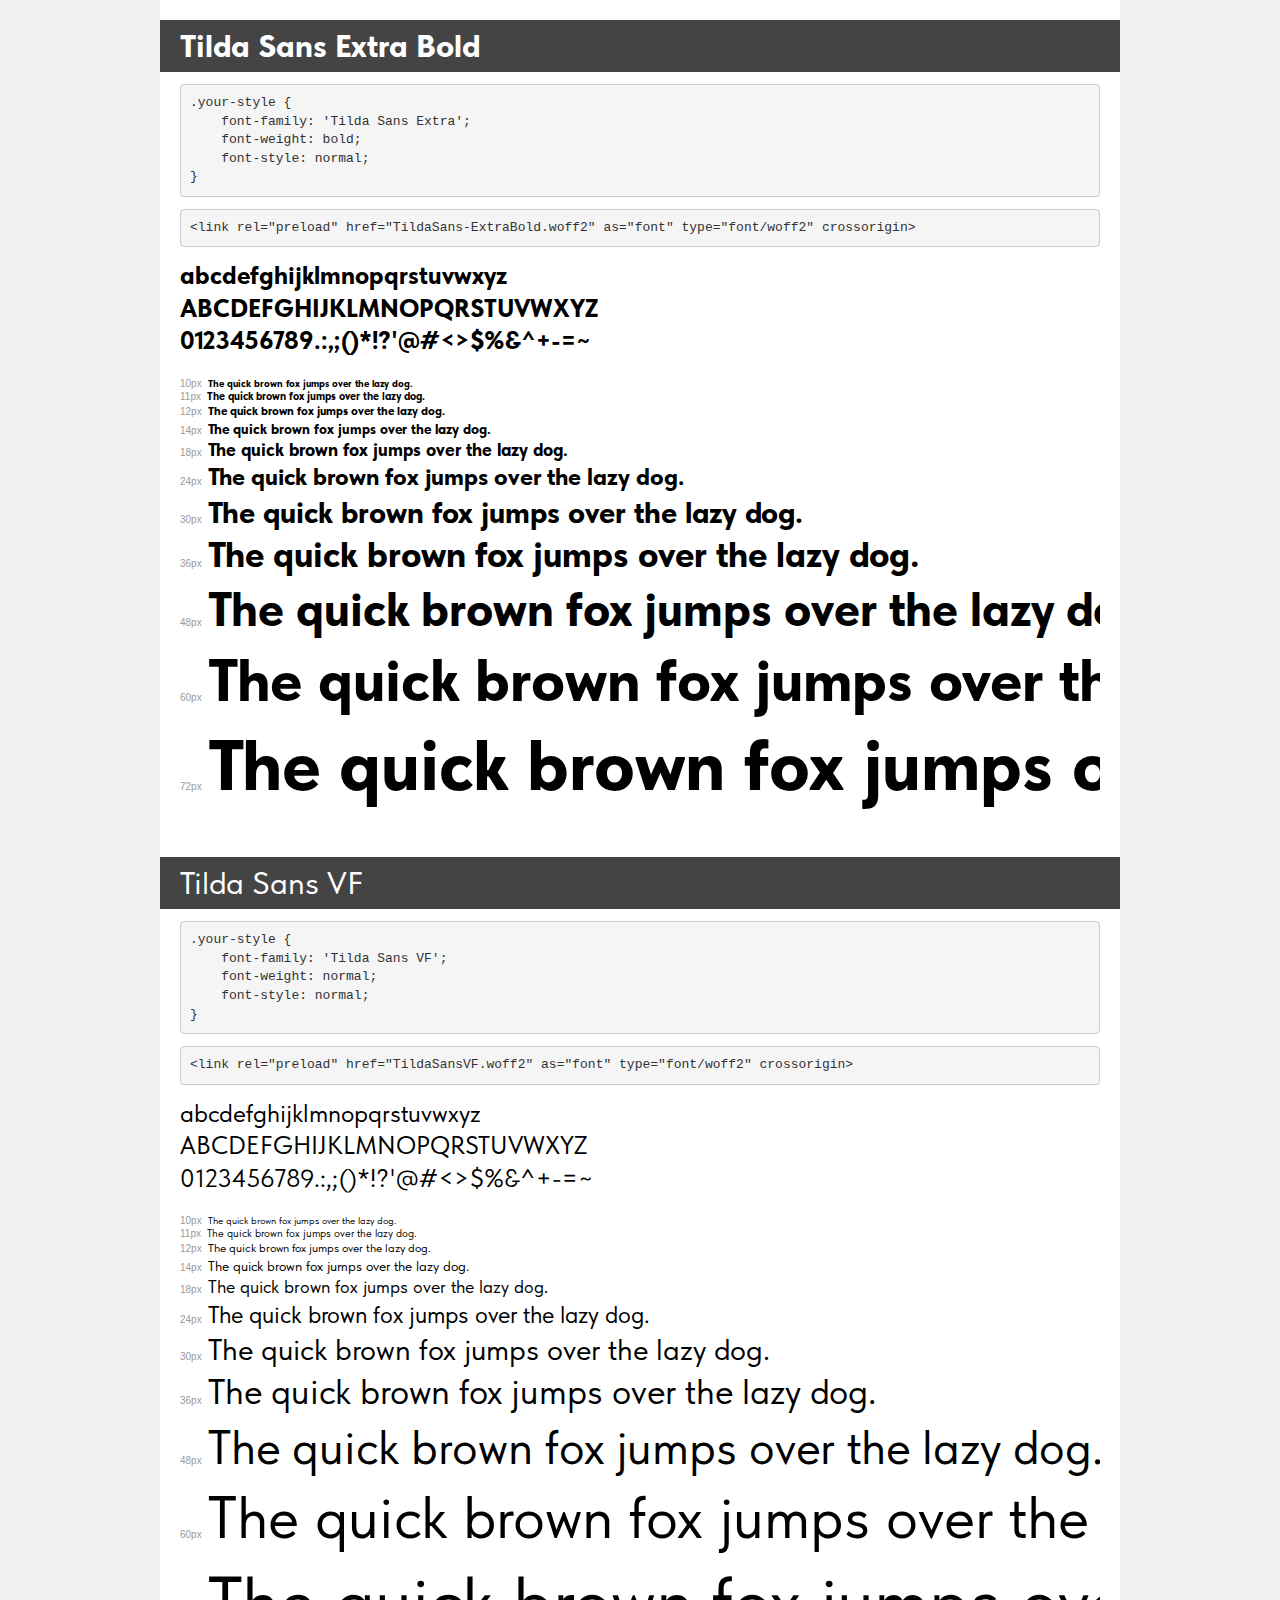
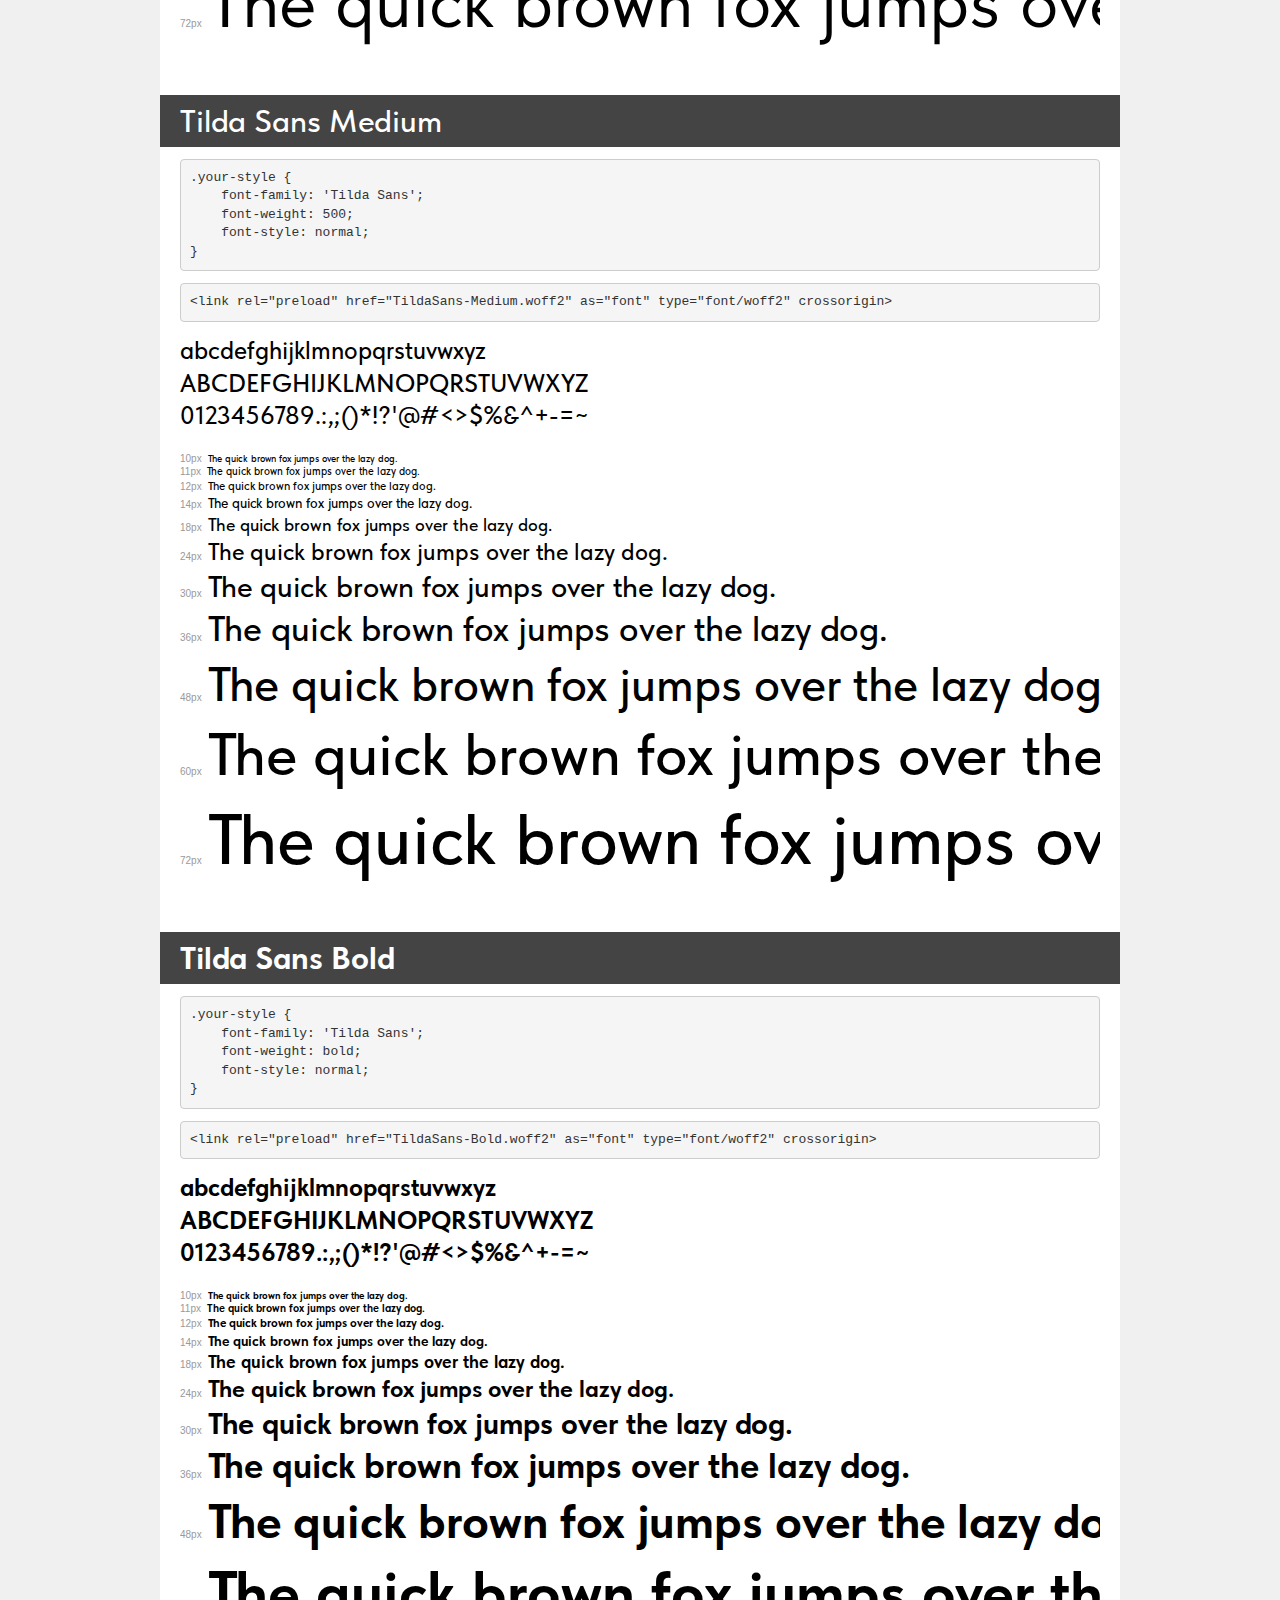
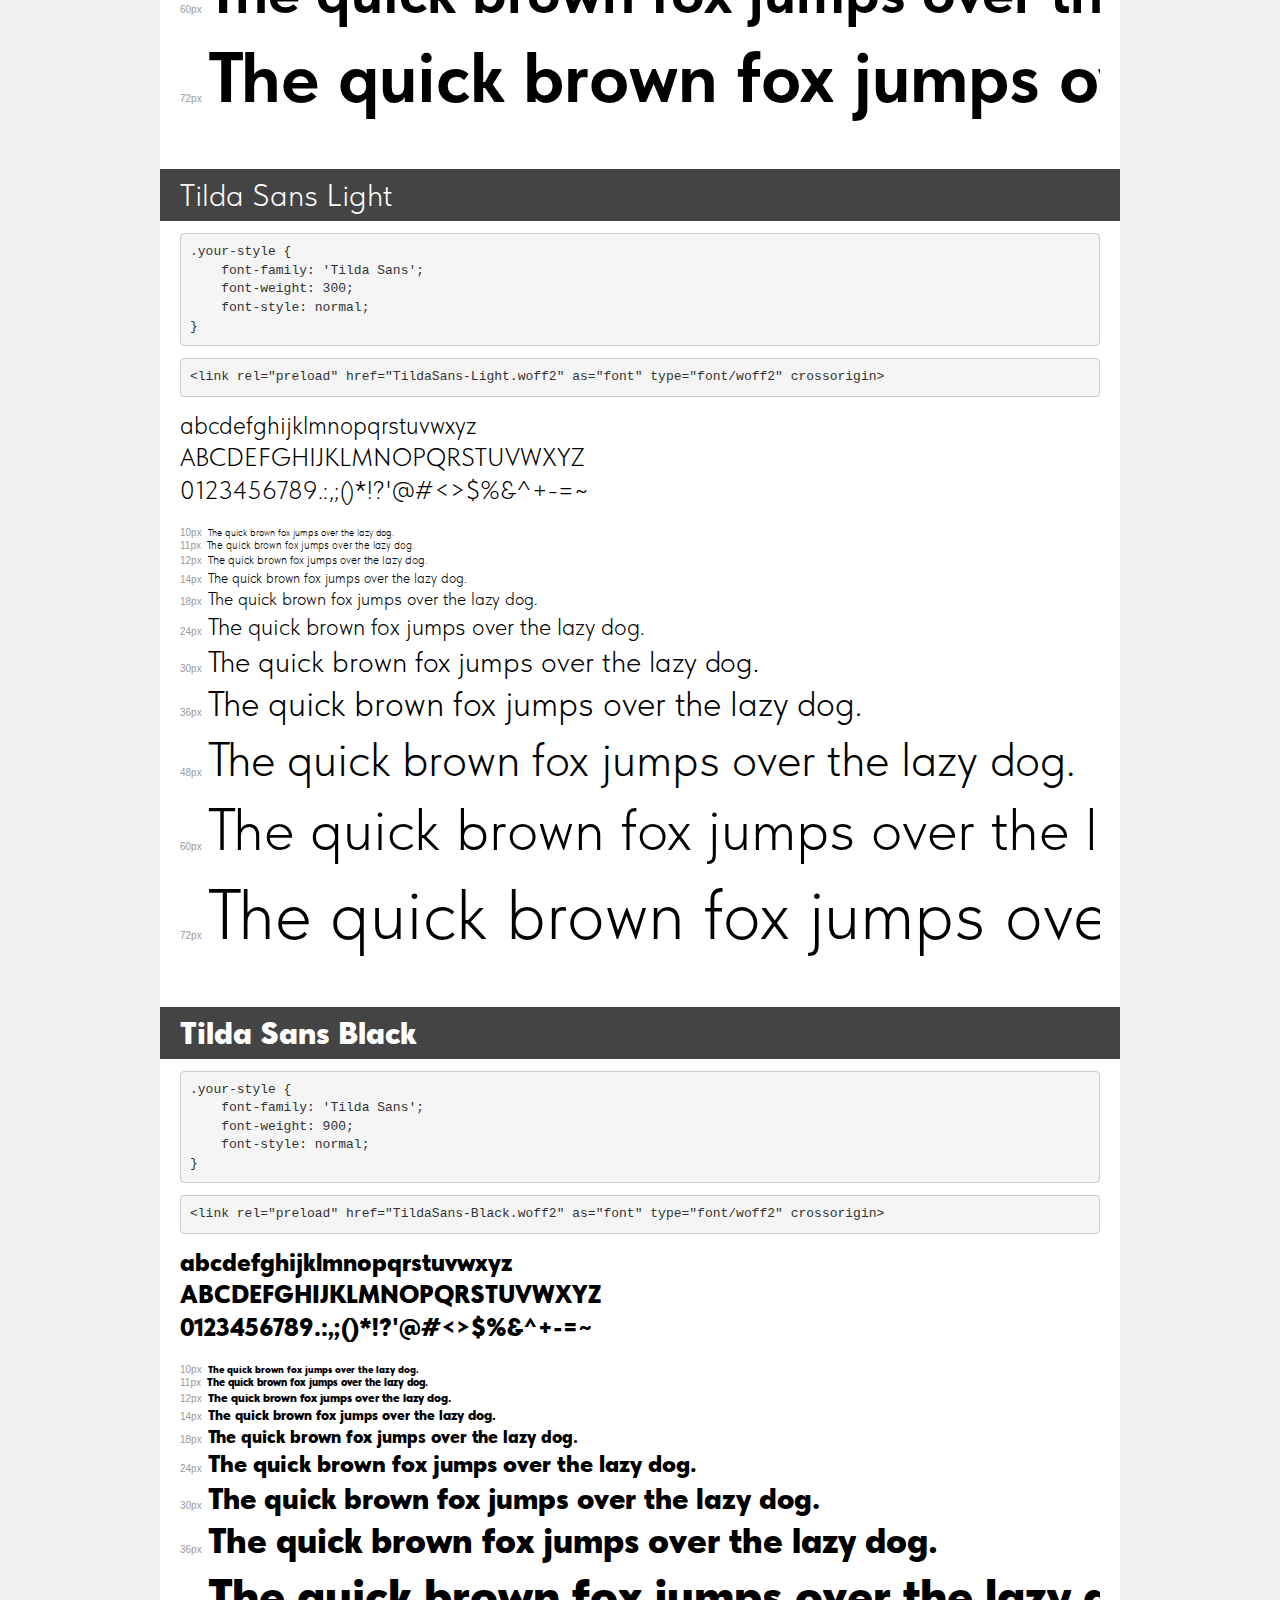
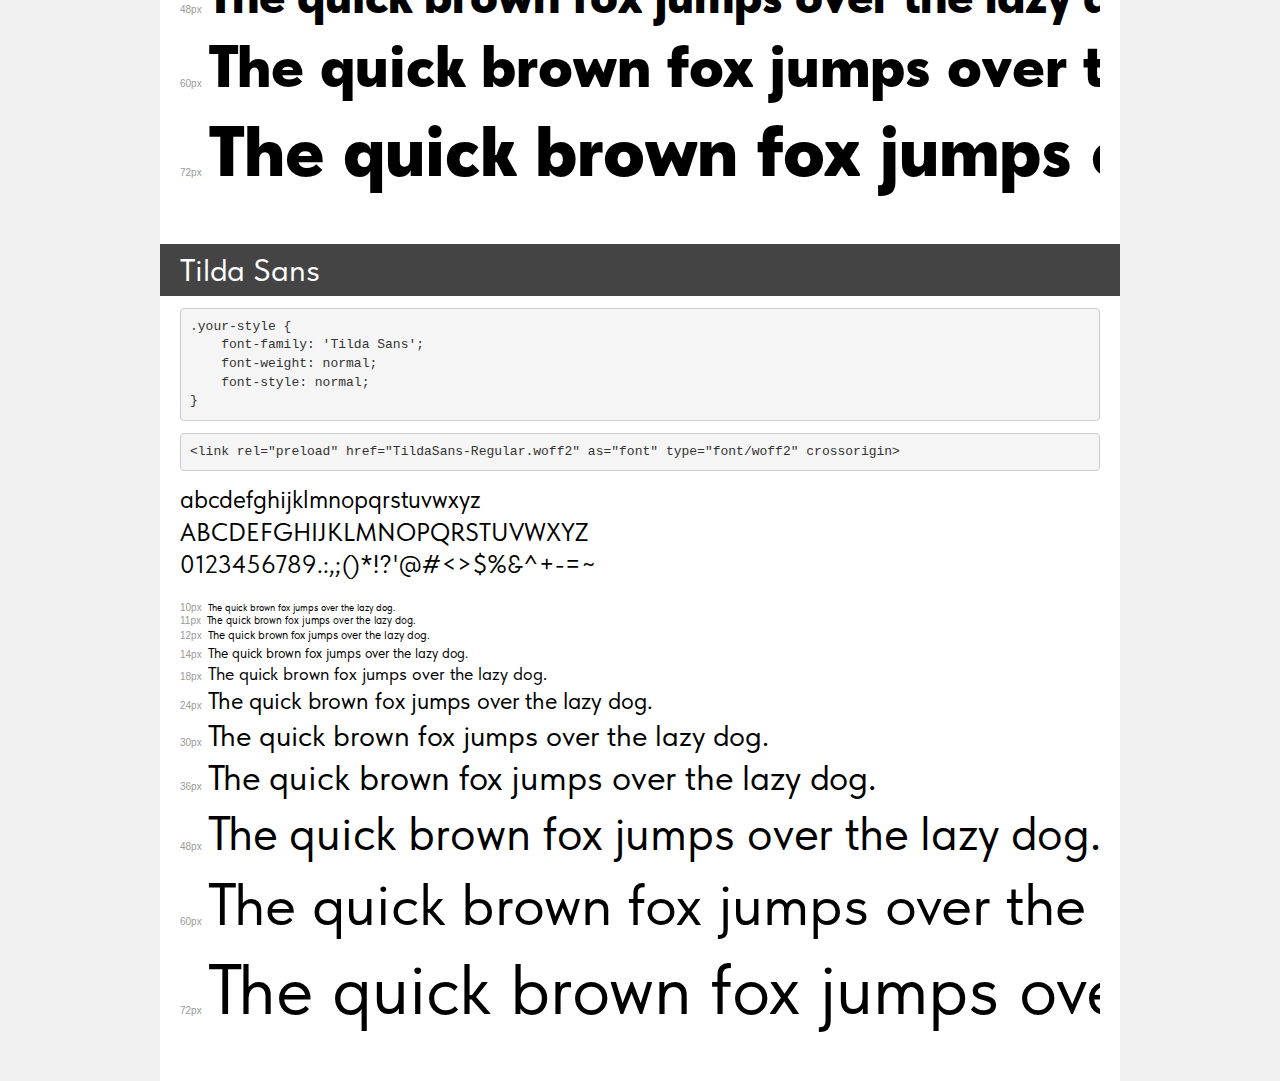
<file: fonts/font/demo.html>
<!DOCTYPE html>
<html lang="en">
<head>
    <meta charset="utf-8">
    <meta http-equiv="X-UA-Compatible" content="IE=edge">
    <meta name="viewport" content="width=device-width, initial-scale=1">
    <meta name="robots" content="noindex, noarchive">
    <meta name="format-detection" content="telephone=no">
    <title>Transfonter demo</title>
    <link href="stylesheet.css" rel="stylesheet">
    <style>
        /*
        http://meyerweb.com/eric/tools/css/reset/
        v2.0 | 20110126
        License: none (public domain)
        */
        html, body, div, span, applet, object, iframe,
        h1, h2, h3, h4, h5, h6, p, blockquote, pre,
        a, abbr, acronym, address, big, cite, code,
        del, dfn, em, img, ins, kbd, q, s, samp,
        small, strike, strong, sub, sup, tt, var,
        b, u, i, center,
        dl, dt, dd, ol, ul, li,
        fieldset, form, label, legend,
        table, caption, tbody, tfoot, thead, tr, th, td,
        article, aside, canvas, details, embed,
        figure, figcaption, footer, header, hgroup,
        menu, nav, output, ruby, section, summary,
        time, mark, audio, video {
            margin: 0;
            padding: 0;
            border: 0;
            font-size: 100%;
            font: inherit;
            vertical-align: baseline;
        }
        /* HTML5 display-role reset for older browsers */
        article, aside, details, figcaption, figure,
        footer, header, hgroup, menu, nav, section {
            display: block;
        }
        body {
            line-height: 1;
        }
        ol, ul {
            list-style: none;
        }
        blockquote, q {
            quotes: none;
        }
        blockquote:before, blockquote:after,
        q:before, q:after {
            content: '';
            content: none;
        }
        table {
            border-collapse: collapse;
            border-spacing: 0;
        }
        /* demo styles */
        body {
            background: #f0f0f0;
            color: #000;
        }
        .page {
            background: #fff;
            width: 920px;
            margin: 0 auto;
            padding: 20px 20px 0 20px;
            overflow: hidden;
        }
        .font-container {
            overflow-x: auto;
            overflow-y: hidden;
            margin-bottom: 40px;
            line-height: 1.3;
            white-space: nowrap;
            padding-bottom: 5px;
        }
        h1 {
            position: relative;
            background: #444;
            font-size: 32px;
            color: #fff;
            padding: 10px 20px;
            margin: 0 -20px 12px -20px;
        }
        .letters {
            font-size: 25px;
            margin-bottom: 20px;
        }
        .s10:before {
            content: '10px';
        }
        .s11:before {
            content: '11px';
        }
        .s12:before {
            content: '12px';
        }
        .s14:before {
            content: '14px';
        }
        .s18:before {
            content: '18px';
        }
        .s24:before {
            content: '24px';
        }
        .s30:before {
            content: '30px';
        }
        .s36:before {
            content: '36px';
        }
        .s48:before {
            content: '48px';
        }
        .s60:before {
            content: '60px';
        }
        .s72:before {
            content: '72px';
        }
        .s10:before, .s11:before, .s12:before, .s14:before,
        .s18:before, .s24:before, .s30:before, .s36:before,
        .s48:before, .s60:before, .s72:before {
            font-family: Arial, sans-serif;
            font-size: 10px;
            font-weight: normal;
            font-style: normal;
            color: #999;
            padding-right: 6px;
        }
        pre {
            display: block;
            padding: 9px;
            margin: 0 0 12px;
            font-family: Monaco, Menlo, Consolas, "Courier New", monospace;
            font-size: 13px;
            line-height: 1.428571429;
            color: #333;
            font-weight: normal;
            font-style: normal;
            background-color: #f5f5f5;
            border: 1px solid #ccc;
            overflow-x: auto;
            border-radius: 4px;
        }
        /* responsive */
        @media (max-width: 959px) {
            .page {
                width: auto;
                margin: 0;
            }
        }
    </style>
</head>
<body>
<div class="page">
    <div class="demo">
        <h1 style="font-family: 'Tilda Sans Extra'; font-weight: bold; font-style: normal;">Tilda Sans Extra Bold</h1>
        <pre title="Usage">.your-style {
    font-family: 'Tilda Sans Extra';
    font-weight: bold;
    font-style: normal;
}</pre>
        <pre title="Preload (optional)">
&lt;link rel=&quot;preload&quot; href=&quot;TildaSans-ExtraBold.woff2&quot; as=&quot;font&quot; type=&quot;font/woff2&quot; crossorigin&gt;</pre>
        <div class="font-container" style="font-family: 'Tilda Sans Extra'; font-weight: bold; font-style: normal;">
            <p class="letters">
                abcdefghijklmnopqrstuvwxyz<br>
ABCDEFGHIJKLMNOPQRSTUVWXYZ<br>
                0123456789.:,;()*!?'@#&lt;&gt;$%&^+-=~
            </p>
            <p class="s10" style="font-size: 10px;">The quick brown fox jumps over the lazy dog.</p>
            <p class="s11" style="font-size: 11px;">The quick brown fox jumps over the lazy dog.</p>
            <p class="s12" style="font-size: 12px;">The quick brown fox jumps over the lazy dog.</p>
            <p class="s14" style="font-size: 14px;">The quick brown fox jumps over the lazy dog.</p>
            <p class="s18" style="font-size: 18px;">The quick brown fox jumps over the lazy dog.</p>
            <p class="s24" style="font-size: 24px;">The quick brown fox jumps over the lazy dog.</p>
            <p class="s30" style="font-size: 30px;">The quick brown fox jumps over the lazy dog.</p>
            <p class="s36" style="font-size: 36px;">The quick brown fox jumps over the lazy dog.</p>
            <p class="s48" style="font-size: 48px;">The quick brown fox jumps over the lazy dog.</p>
            <p class="s60" style="font-size: 60px;">The quick brown fox jumps over the lazy dog.</p>
            <p class="s72" style="font-size: 72px;">The quick brown fox jumps over the lazy dog.</p>
        </div>
    </div>

    <div class="demo">
        <h1 style="font-family: 'Tilda Sans VF'; font-weight: normal; font-style: normal;">Tilda Sans VF</h1>
        <pre title="Usage">.your-style {
    font-family: 'Tilda Sans VF';
    font-weight: normal;
    font-style: normal;
}</pre>
        <pre title="Preload (optional)">
&lt;link rel=&quot;preload&quot; href=&quot;TildaSansVF.woff2&quot; as=&quot;font&quot; type=&quot;font/woff2&quot; crossorigin&gt;</pre>
        <div class="font-container" style="font-family: 'Tilda Sans VF'; font-weight: normal; font-style: normal;">
            <p class="letters">
                abcdefghijklmnopqrstuvwxyz<br>
ABCDEFGHIJKLMNOPQRSTUVWXYZ<br>
                0123456789.:,;()*!?'@#&lt;&gt;$%&^+-=~
            </p>
            <p class="s10" style="font-size: 10px;">The quick brown fox jumps over the lazy dog.</p>
            <p class="s11" style="font-size: 11px;">The quick brown fox jumps over the lazy dog.</p>
            <p class="s12" style="font-size: 12px;">The quick brown fox jumps over the lazy dog.</p>
            <p class="s14" style="font-size: 14px;">The quick brown fox jumps over the lazy dog.</p>
            <p class="s18" style="font-size: 18px;">The quick brown fox jumps over the lazy dog.</p>
            <p class="s24" style="font-size: 24px;">The quick brown fox jumps over the lazy dog.</p>
            <p class="s30" style="font-size: 30px;">The quick brown fox jumps over the lazy dog.</p>
            <p class="s36" style="font-size: 36px;">The quick brown fox jumps over the lazy dog.</p>
            <p class="s48" style="font-size: 48px;">The quick brown fox jumps over the lazy dog.</p>
            <p class="s60" style="font-size: 60px;">The quick brown fox jumps over the lazy dog.</p>
            <p class="s72" style="font-size: 72px;">The quick brown fox jumps over the lazy dog.</p>
        </div>
    </div>

    <div class="demo">
        <h1 style="font-family: 'Tilda Sans'; font-weight: 500; font-style: normal;">Tilda Sans Medium</h1>
        <pre title="Usage">.your-style {
    font-family: 'Tilda Sans';
    font-weight: 500;
    font-style: normal;
}</pre>
        <pre title="Preload (optional)">
&lt;link rel=&quot;preload&quot; href=&quot;TildaSans-Medium.woff2&quot; as=&quot;font&quot; type=&quot;font/woff2&quot; crossorigin&gt;</pre>
        <div class="font-container" style="font-family: 'Tilda Sans'; font-weight: 500; font-style: normal;">
            <p class="letters">
                abcdefghijklmnopqrstuvwxyz<br>
ABCDEFGHIJKLMNOPQRSTUVWXYZ<br>
                0123456789.:,;()*!?'@#&lt;&gt;$%&^+-=~
            </p>
            <p class="s10" style="font-size: 10px;">The quick brown fox jumps over the lazy dog.</p>
            <p class="s11" style="font-size: 11px;">The quick brown fox jumps over the lazy dog.</p>
            <p class="s12" style="font-size: 12px;">The quick brown fox jumps over the lazy dog.</p>
            <p class="s14" style="font-size: 14px;">The quick brown fox jumps over the lazy dog.</p>
            <p class="s18" style="font-size: 18px;">The quick brown fox jumps over the lazy dog.</p>
            <p class="s24" style="font-size: 24px;">The quick brown fox jumps over the lazy dog.</p>
            <p class="s30" style="font-size: 30px;">The quick brown fox jumps over the lazy dog.</p>
            <p class="s36" style="font-size: 36px;">The quick brown fox jumps over the lazy dog.</p>
            <p class="s48" style="font-size: 48px;">The quick brown fox jumps over the lazy dog.</p>
            <p class="s60" style="font-size: 60px;">The quick brown fox jumps over the lazy dog.</p>
            <p class="s72" style="font-size: 72px;">The quick brown fox jumps over the lazy dog.</p>
        </div>
    </div>

    <div class="demo">
        <h1 style="font-family: 'Tilda Sans'; font-weight: bold; font-style: normal;">Tilda Sans Bold</h1>
        <pre title="Usage">.your-style {
    font-family: 'Tilda Sans';
    font-weight: bold;
    font-style: normal;
}</pre>
        <pre title="Preload (optional)">
&lt;link rel=&quot;preload&quot; href=&quot;TildaSans-Bold.woff2&quot; as=&quot;font&quot; type=&quot;font/woff2&quot; crossorigin&gt;</pre>
        <div class="font-container" style="font-family: 'Tilda Sans'; font-weight: bold; font-style: normal;">
            <p class="letters">
                abcdefghijklmnopqrstuvwxyz<br>
ABCDEFGHIJKLMNOPQRSTUVWXYZ<br>
                0123456789.:,;()*!?'@#&lt;&gt;$%&^+-=~
            </p>
            <p class="s10" style="font-size: 10px;">The quick brown fox jumps over the lazy dog.</p>
            <p class="s11" style="font-size: 11px;">The quick brown fox jumps over the lazy dog.</p>
            <p class="s12" style="font-size: 12px;">The quick brown fox jumps over the lazy dog.</p>
            <p class="s14" style="font-size: 14px;">The quick brown fox jumps over the lazy dog.</p>
            <p class="s18" style="font-size: 18px;">The quick brown fox jumps over the lazy dog.</p>
            <p class="s24" style="font-size: 24px;">The quick brown fox jumps over the lazy dog.</p>
            <p class="s30" style="font-size: 30px;">The quick brown fox jumps over the lazy dog.</p>
            <p class="s36" style="font-size: 36px;">The quick brown fox jumps over the lazy dog.</p>
            <p class="s48" style="font-size: 48px;">The quick brown fox jumps over the lazy dog.</p>
            <p class="s60" style="font-size: 60px;">The quick brown fox jumps over the lazy dog.</p>
            <p class="s72" style="font-size: 72px;">The quick brown fox jumps over the lazy dog.</p>
        </div>
    </div>

    <div class="demo">
        <h1 style="font-family: 'Tilda Sans'; font-weight: 300; font-style: normal;">Tilda Sans Light</h1>
        <pre title="Usage">.your-style {
    font-family: 'Tilda Sans';
    font-weight: 300;
    font-style: normal;
}</pre>
        <pre title="Preload (optional)">
&lt;link rel=&quot;preload&quot; href=&quot;TildaSans-Light.woff2&quot; as=&quot;font&quot; type=&quot;font/woff2&quot; crossorigin&gt;</pre>
        <div class="font-container" style="font-family: 'Tilda Sans'; font-weight: 300; font-style: normal;">
            <p class="letters">
                abcdefghijklmnopqrstuvwxyz<br>
ABCDEFGHIJKLMNOPQRSTUVWXYZ<br>
                0123456789.:,;()*!?'@#&lt;&gt;$%&^+-=~
            </p>
            <p class="s10" style="font-size: 10px;">The quick brown fox jumps over the lazy dog.</p>
            <p class="s11" style="font-size: 11px;">The quick brown fox jumps over the lazy dog.</p>
            <p class="s12" style="font-size: 12px;">The quick brown fox jumps over the lazy dog.</p>
            <p class="s14" style="font-size: 14px;">The quick brown fox jumps over the lazy dog.</p>
            <p class="s18" style="font-size: 18px;">The quick brown fox jumps over the lazy dog.</p>
            <p class="s24" style="font-size: 24px;">The quick brown fox jumps over the lazy dog.</p>
            <p class="s30" style="font-size: 30px;">The quick brown fox jumps over the lazy dog.</p>
            <p class="s36" style="font-size: 36px;">The quick brown fox jumps over the lazy dog.</p>
            <p class="s48" style="font-size: 48px;">The quick brown fox jumps over the lazy dog.</p>
            <p class="s60" style="font-size: 60px;">The quick brown fox jumps over the lazy dog.</p>
            <p class="s72" style="font-size: 72px;">The quick brown fox jumps over the lazy dog.</p>
        </div>
    </div>

    <div class="demo">
        <h1 style="font-family: 'Tilda Sans'; font-weight: 900; font-style: normal;">Tilda Sans Black</h1>
        <pre title="Usage">.your-style {
    font-family: 'Tilda Sans';
    font-weight: 900;
    font-style: normal;
}</pre>
        <pre title="Preload (optional)">
&lt;link rel=&quot;preload&quot; href=&quot;TildaSans-Black.woff2&quot; as=&quot;font&quot; type=&quot;font/woff2&quot; crossorigin&gt;</pre>
        <div class="font-container" style="font-family: 'Tilda Sans'; font-weight: 900; font-style: normal;">
            <p class="letters">
                abcdefghijklmnopqrstuvwxyz<br>
ABCDEFGHIJKLMNOPQRSTUVWXYZ<br>
                0123456789.:,;()*!?'@#&lt;&gt;$%&^+-=~
            </p>
            <p class="s10" style="font-size: 10px;">The quick brown fox jumps over the lazy dog.</p>
            <p class="s11" style="font-size: 11px;">The quick brown fox jumps over the lazy dog.</p>
            <p class="s12" style="font-size: 12px;">The quick brown fox jumps over the lazy dog.</p>
            <p class="s14" style="font-size: 14px;">The quick brown fox jumps over the lazy dog.</p>
            <p class="s18" style="font-size: 18px;">The quick brown fox jumps over the lazy dog.</p>
            <p class="s24" style="font-size: 24px;">The quick brown fox jumps over the lazy dog.</p>
            <p class="s30" style="font-size: 30px;">The quick brown fox jumps over the lazy dog.</p>
            <p class="s36" style="font-size: 36px;">The quick brown fox jumps over the lazy dog.</p>
            <p class="s48" style="font-size: 48px;">The quick brown fox jumps over the lazy dog.</p>
            <p class="s60" style="font-size: 60px;">The quick brown fox jumps over the lazy dog.</p>
            <p class="s72" style="font-size: 72px;">The quick brown fox jumps over the lazy dog.</p>
        </div>
    </div>

    <div class="demo">
        <h1 style="font-family: 'Tilda Sans'; font-weight: normal; font-style: normal;">Tilda Sans</h1>
        <pre title="Usage">.your-style {
    font-family: 'Tilda Sans';
    font-weight: normal;
    font-style: normal;
}</pre>
        <pre title="Preload (optional)">
&lt;link rel=&quot;preload&quot; href=&quot;TildaSans-Regular.woff2&quot; as=&quot;font&quot; type=&quot;font/woff2&quot; crossorigin&gt;</pre>
        <div class="font-container" style="font-family: 'Tilda Sans'; font-weight: normal; font-style: normal;">
            <p class="letters">
                abcdefghijklmnopqrstuvwxyz<br>
ABCDEFGHIJKLMNOPQRSTUVWXYZ<br>
                0123456789.:,;()*!?'@#&lt;&gt;$%&^+-=~
            </p>
            <p class="s10" style="font-size: 10px;">The quick brown fox jumps over the lazy dog.</p>
            <p class="s11" style="font-size: 11px;">The quick brown fox jumps over the lazy dog.</p>
            <p class="s12" style="font-size: 12px;">The quick brown fox jumps over the lazy dog.</p>
            <p class="s14" style="font-size: 14px;">The quick brown fox jumps over the lazy dog.</p>
            <p class="s18" style="font-size: 18px;">The quick brown fox jumps over the lazy dog.</p>
            <p class="s24" style="font-size: 24px;">The quick brown fox jumps over the lazy dog.</p>
            <p class="s30" style="font-size: 30px;">The quick brown fox jumps over the lazy dog.</p>
            <p class="s36" style="font-size: 36px;">The quick brown fox jumps over the lazy dog.</p>
            <p class="s48" style="font-size: 48px;">The quick brown fox jumps over the lazy dog.</p>
            <p class="s60" style="font-size: 60px;">The quick brown fox jumps over the lazy dog.</p>
            <p class="s72" style="font-size: 72px;">The quick brown fox jumps over the lazy dog.</p>
        </div>
    </div>

</div>
</body>
</html>
</file>
<file: styles/style.css>
/*** colors ***/
/*** fonts ***/
@font-face {
  font-family: "Tilda Sans";
  src: url("fonts/font/TildaSans-Light.eot");
  src: local("Tilda Sans Light"), local("TildaSans-Light"), url("fonts/font/TildaSans-Medium.eot") format("embedded-opentype"), url("fonts/font/TildaSans-Light.woff2") format("woff2"), url("fonts/font/TildaSans-Light.woff") format("woff"), url("fonts/font/TildaSans-Light.ttf") format("truetype");
  font-weight: 300;
  font-style: normal;
  font-display: swap; }
@font-face {
  font-family: Kalnia;
  src: url("../fonts/Kalnia-Regular.ttf"); }
/*** mixins ***/
.accordion {
  color: #0f0e0e; }
  .accordion h3 {
    opacity: 1;
    font-size: 18px;
    font-weight: 500;
    text-transform: uppercase; }
  .accordion-item {
    border-top: 1px solid rgba(12, 12, 12, 0.1); }
    .accordion-item:last-child {
      border-bottom: 1px solid rgba(12, 12, 12, 0.1); }
    .accordion-item.is--active .accordion-button span:last-child {
      opacity: 0; }
  .accordion.accordion--white {
    color: white; }
    .accordion.accordion--white .accordion-item {
      border-top: 1px solid rgba(255, 255, 255, 0.5); }
      .accordion.accordion--white .accordion-item:last-child {
        border-bottom: 1px solid rgba(255, 255, 255, 0.5); }
  .accordion-header {
    display: flex;
    justify-content: space-between;
    align-items: center;
    cursor: pointer;
    padding: 20px 16px; }
  .accordion-button {
    width: 24px;
    height: 24px;
    position: relative;
    display: flex;
    justify-content: center;
    align-items: center; }
    .accordion-button--white span {
      background-color: white; }
    .accordion-button--gray span {
      background-color: #858585; }
    .accordion-button span {
      display: block; }
      .accordion-button span:first-child {
        width: 10px;
        height: 1px;
        position: absolute;
        top: calc(50% - 0.5px); }
      .accordion-button span:last-child {
        width: 1px;
        height: 10px;
        transition: opacity 0.3s ease; }
  .accordion-description {
    height: 0;
    overflow-y: hidden;
    transition: height 0.3s ease; }
    .accordion-description__body {
      padding: 0 16px 20px 16px; }

.footer {
  background: #0c0c0c;
  color: white;
  position: relative; }
  .footer .footer-title {
    font-size: 20px;
    font-weight: 400;
    text-transform: uppercase;
    margin-bottom: 24px; }
  .footer-info {
    border-bottom: 1px solid white;
    border-top: 1px solid white;
    padding: 20px 80px; }
    .footer-info__mobile {
      display: none; }
    .footer-info__desktop {
      position: relative; }
      .footer-info__desktop .footer-info__items {
        display: flex;
        list-style: none;
        justify-content: space-between;
        text-transform: uppercase; }
      .footer-info__desktop .footer-info__item {
        cursor: pointer;
        display: flex;
        align-items: center;
        gap: 8px; }
        .footer-info__desktop .footer-info__item .button-plus {
          width: 24px;
          height: 24px;
          position: relative;
          display: flex;
          justify-content: center;
          align-items: center; }
          .footer-info__desktop .footer-info__item .button-plus span {
            background-color: white;
            display: block; }
            .footer-info__desktop .footer-info__item .button-plus span:first-child {
              width: 10px;
              height: 1px;
              position: absolute;
              top: calc(50% - 0.5px); }
            .footer-info__desktop .footer-info__item .button-plus span:last-child {
              width: 1px;
              height: 10px;
              transition: opacity 0.3s ease; }
        .footer-info__desktop .footer-info__item.is--active .button-plus span:last-child {
          opacity: 0; }
      .footer-info__desktop .footer-info__body--items {
        position: absolute;
        list-style: none;
        top: 45px;
        width: calc(100% + 160px);
        left: -80px;
        z-index: 100; }
      .footer-info__desktop .footer-info__body--item {
        position: absolute;
        display: flex;
        justify-content: center;
        align-items: center;
        width: 100%;
        height: 0;
        overflow: hidden;
        background-color: #0c0c0c; }
        .footer-info__desktop .footer-info__body--item p {
          max-width: 547px;
          font-size: 14px; }
        .footer-info__desktop .footer-info__body--item.is--active {
          height: 259px; }
  .footer-logo__container {
    display: flex;
    align-items: center;
    justify-content: center;
    position: relative;
    height: 230px; }
    .footer-logo__container .logo {
      width: 306px; }
    .footer-logo__container .arrow-up {
      position: absolute;
      top: 20px;
      right: 20px;
      cursor: pointer; }
  .footer-subscription {
    width: 100%; }
    .footer-subscription--mobile {
      display: none;
      padding: 120px 80px; }
    .footer-subscription__form {
      position: relative;
      margin-bottom: 18px; }
      .footer-subscription__form input {
        background-color: transparent;
        border: none;
        border-bottom: 1px solid rgba(255, 255, 255, 0.5);
        width: 100%;
        padding: 8px 0;
        color: white;
        outline: none; }
        .footer-subscription__form input::placeholder {
          color: white; }
      .footer-subscription__form button {
        background-color: transparent;
        border: none;
        padding: 0;
        position: absolute;
        right: 0;
        cursor: pointer; }
    .footer-subscription__text {
      font-size: 12px;
      font-weight: 400;
      color: rgba(255, 255, 255, 0.5); }
      .footer-subscription__text a {
        text-decoration: underline; }
  .footer-description {
    padding: 88px 80px 44px 80px;
    display: flex;
    justify-content: space-between; }
    .footer-description .footer-subscription {
      width: 357px; }
    .footer-description .footer-contacts {
      text-align: right; }
      .footer-description .footer-contacts__list {
        display: flex;
        gap: 12px;
        margin-bottom: 12px; }
        .footer-description .footer-contacts__list a {
          text-transform: uppercase;
          text-decoration: underline; }
          .footer-description .footer-contacts__list a:hover {
            color: rgba(255, 255, 255, 0.5); }
        .footer-description .footer-contacts__list .email {
          text-transform: lowercase;
          text-decoration: none; }
  .footer-bottom {
    display: flex;
    padding: 24px 80px;
    display: flex;
    justify-content: space-between;
    border-top: 1px solid rgba(255, 255, 255, 0.5); }
    .footer-bottom .seryonse-link {
      text-transform: uppercase;
      text-decoration: underline; }
    .footer-bottom .copyright {
      display: flex;
      gap: 24px;
      font-size: 12px;
      color: rgba(255, 255, 255, 0.5); }
  @media (max-width: 960px) {
    .footer-info {
      border: none;
      padding: 0 80px; }
      .footer-info__desktop {
        display: none; }
      .footer-info__mobile {
        display: block; }
        .footer-info__mobile .accordion-header {
          padding: 20px 0; }
          .footer-info__mobile .accordion-header h3 {
            font-size: 16px; }
        .footer-info__mobile .accordion-description__body {
          padding: 0 0 20px 0; }
    .footer-logo__container {
      height: auto;
      padding-top: 120px; }
    .footer-subscription--mobile {
      display: block; }
    .footer-description {
      justify-content: center;
      padding: 120px 80px; }
      .footer-description .footer-subscription {
        display: none; }
      .footer-description .footer-contacts {
        text-align: center; }
        .footer-description .footer-contacts h3 {
          display: none; }
        .footer-description .footer-contacts__list {
          flex-wrap: wrap;
          justify-content: center;
          gap: 12px 24px; }
          .footer-description .footer-contacts__list .email {
            flex-basis: 100%; }
    .footer-bottom .seryonse .seryonse-link {
      display: block; }
    .footer-bottom .copyright {
      flex-direction: column;
      gap: 8px; } }
  @media (max-width: 800px) {
    .footer-info {
      padding: 0 24px; }
    .footer-subscription--mobile {
      padding: 120px 24px; }
    .footer-description {
      padding: 120px 24px; }
    .footer-bottom {
      padding: 16px 24px; } }

.main-header {
  position: fixed;
  width: 100%;
  z-index: 1000;
  color: #0f0e0e;
  transition: color 1s, background-color 1s ease;
  border-bottom: 1px solid #ffffff00; }
  .main-header.animated {
    transition: transform 1s ease;
    transform: translateY(-100%); }
    .main-header.animated.is--active {
      transform: translateY(0); }
  .main-header__wrapper {
    margin: auto;
    text-align: center;
    padding: 16px 80px;
    color: inherit; }
  .main-header .main-nav {
    display: flex;
    width: 100%;
    align-items: center;
    margin: 0 auto;
    color: inherit;
    position: relative; }
    .main-header .main-nav__items {
      display: flex;
      gap: 40px;
      color: inherit;
      list-style: none;
      padding: 0;
      margin: 0; }
      .main-header .main-nav__items a {
        color: inherit;
        text-decoration: none; }
      .main-header .main-nav__items:last-child {
        justify-content: flex-end;
        gap: 16px; }
    .main-header .main-nav__item a,
    .main-header .main-nav__item span {
      font-size: 16px;
      font-weight: 400;
      text-transform: uppercase;
      cursor: pointer; }
      .main-header .main-nav__item a:hover,
      .main-header .main-nav__item span:hover {
        color: #ce9b57; }
    .main-header .main-nav__item--icon {
      position: relative;
      width: 24px;
      height: 24px; }
      .main-header .main-nav__item--icon .icon {
        position: absolute;
        left: 0;
        transition: opacity 0.3s ease; }
        .main-header .main-nav__item--icon .icon--white {
          opacity: 0; }
        .main-header .main-nav__item--icon .icon--gold {
          transition: opacity 0.3s ease !important;
          opacity: 0; }
          .main-header .main-nav__item--icon .icon--gold .icon-text {
            color: #deb38b;
            font-size: 12px;
            font-style: normal;
            font-weight: 400;
            text-transform: none;
            position: absolute;
            bottom: -8px;
            left: 50%;
            transform: translateX(-50%);
            white-space: nowrap; }
      .main-header .main-nav__item--icon:hover {
        color: #deb38b; }
        .main-header .main-nav__item--icon:hover .icon--black {
          opacity: 0; }
        .main-header .main-nav__item--icon:hover .icon--white {
          opacity: 0; }
        .main-header .main-nav__item--icon:hover .icon--gold {
          opacity: 1; }
      .main-header .main-nav__item--icon.icon-bag .icon--black .icon--active {
        display: none; }
      .main-header .main-nav__item--icon.icon-bag .icon--white .icon--active {
        display: none; }
      .main-header .main-nav__item--icon.icon-bag .quantity {
        position: absolute;
        bottom: 0;
        font-size: 8px;
        font-weight: 400;
        right: -3px;
        display: none; }
      .main-header .main-nav__item--icon.icon-bag.is--active .quantity {
        display: block; }
      .main-header .main-nav__item--icon.icon-bag.is--active .icon--black .icon--default,
      .main-header .main-nav__item--icon.icon-bag.is--active .icon--white .icon--default {
        display: none; }
      .main-header .main-nav__item--icon.icon-bag.is--active .icon--black .icon--active,
      .main-header .main-nav__item--icon.icon-bag.is--active .icon--white .icon--active {
        display: block; }
    .main-header .main-nav__item--mobile {
      display: none; }
    .main-header .main-nav .logo-container {
      align-self: flex-start;
      justify-content: center;
      width: 177px;
      position: relative;
      transition: all 1s ease; }
      .main-header .main-nav .logo-container .logo-white {
        width: 100%;
        opacity: 0; }
      .main-header .main-nav .logo-container .logo-black {
        position: absolute;
        width: 100%;
        max-width: 955px;
        margin: 0 auto;
        display: block;
        left: 0;
        right: 0;
        top: 0;
        transition: all 1s ease; }
  .main-header .submenu {
    position: fixed;
    width: 100%;
    height: 0;
    overflow: hidden;
    left: 0;
    right: 0;
    top: 54px;
    margin: 0 auto;
    padding-top: 20px;
    transition: height 0.5s ease; }
    .main-header .submenu-wrapper {
      width: 100%;
      height: 100%;
      background-color: white;
      display: flex;
      flex-direction: column;
      align-items: center;
      justify-content: space-between;
      padding: 40px 24px; }
    .main-header .submenu.is--active {
      height: 508px; }
    .main-header .submenu-button {
      background-color: transparent;
      border: 1px solid #0f0e0e;
      display: flex;
      align-items: center;
      transition: all 0.3s ease; }
      .main-header .submenu-button:hover {
        border: 1px solid #deb38b;
        color: #deb38b; }
        .main-header .submenu-button:hover .arrow img.black {
          opacity: 0; }
        .main-header .submenu-button:hover .arrow img.gold {
          opacity: 1; }
      .main-header .submenu-button .arrow {
        display: block;
        position: relative;
        width: 16px;
        height: 16px; }
        .main-header .submenu-button .arrow img {
          position: absolute;
          top: 0;
          left: 0;
          display: block;
          transition: opacity 0.3s ease; }
          .main-header .submenu-button .arrow img.black {
            opacity: 1;
            width: 16px;
            height: 16px; }
          .main-header .submenu-button .arrow img.gold {
            opacity: 0; }
    .main-header .submenu .collections-list {
      display: flex;
      gap: 8px;
      justify-content: center; }
      .main-header .submenu .collections-list__item img {
        width: 156px;
        height: 225px;
        object-fit: cover;
        transition: all 0.8s ease; }
      .main-header .submenu .collections-list__item h3 {
        font-size: 13px;
        font-weight: 500;
        color: #0f0e0e;
        text-transform: uppercase; }
  .main-header.home {
    color: white; }
    .main-header.home .main-nav__items {
      transition: transform 2.5s ease; }
      .main-header.home .main-nav__items:first-child {
        transform: translateY(-72px); }
    .main-header.home .main-nav .logo-container {
      position: static; }
      .main-header.home .main-nav .logo-container .logo-black {
        width: 88.8%;
        top: 80px; }
    .main-header.home.is--active .main-nav__items {
      transform: translateY(0); }
    .main-header.home.is--active .main-nav .logo-container .logo-white {
      opacity: 1; }
    .main-header.home.is--active .main-nav .logo-container .logo-black {
      opacity: 0;
      width: 177px;
      top: 0; }
    .main-header.home.is--active .main-nav__item--icon .icon {
      transition: opacity 1s ease; }
      .main-header.home.is--active .main-nav__item--icon .icon--white {
        opacity: 1; }
      .main-header.home.is--active .main-nav__item--icon .icon--black {
        opacity: 0; }
    .main-header.home.is--active .main-nav__item--icon:hover .icon--white {
      opacity: 0; }
    .main-header.home.is--active .main-nav__item--icon:hover .icon--black {
      opacity: 0; }
  .main-header .mobile-menu {
    height: 0;
    overflow: hidden; }
    .main-header .mobile-menu .mobile-nav {
      display: flex;
      flex-direction: column;
      height: 100%;
      padding: 16px 16px 64px 16px; }
      .main-header .mobile-menu .mobile-nav .search-container {
        margin-bottom: 70px;
        position: relative; }
        .main-header .mobile-menu .mobile-nav .search-container input {
          border: none;
          border-bottom: 1px solid rgba(12, 12, 12, 0.3);
          width: 100%;
          padding: 12px 8px 12px 48px;
          outline: none; }
        .main-header .mobile-menu .mobile-nav .search-container img {
          position: absolute;
          left: 8px;
          width: 24px;
          height: 24px;
          bottom: 8px; }
      .main-header .mobile-menu .mobile-nav__items {
        flex-grow: 1;
        display: flex;
        flex-direction: column;
        align-items: flex-start;
        gap: 32px; }
        .main-header .mobile-menu .mobile-nav__items .mobile-nav__item a,
        .main-header .mobile-menu .mobile-nav__items .mobile-nav__item span {
          font-size: 16px;
          font-weight: 600;
          text-transform: uppercase;
          cursor: pointer; }
          .main-header .mobile-menu .mobile-nav__items .mobile-nav__item a:hover,
          .main-header .mobile-menu .mobile-nav__items .mobile-nav__item span:hover {
            color: #ce9b57; }
        .main-header .mobile-menu .mobile-nav__items .mobile-nav__item--collection {
          display: flex;
          flex-direction: column;
          align-items: flex-start; }
          .main-header .mobile-menu .mobile-nav__items .mobile-nav__item--collection span {
            display: flex;
            align-items: center;
            gap: 8px; }
            .main-header .mobile-menu .mobile-nav__items .mobile-nav__item--collection span img {
              display: block; }
        .main-header .mobile-menu .mobile-nav__items .mobile-nav__item--submenu {
          height: 0;
          overflow: hidden;
          transition: height 0.3s ease; }
          .main-header .mobile-menu .mobile-nav__items .mobile-nav__item--submenu .collections-list {
            padding: 10px 16px 0 16px;
            display: flex;
            flex-direction: column;
            align-items: flex-start;
            gap: 10px; }
            .main-header .mobile-menu .mobile-nav__items .mobile-nav__item--submenu .collections-list__item a {
              font-size: 16px;
              font-weight: 400;
              text-transform: none;
              color: rgba(15, 14, 14, 0.6); }
              .main-header .mobile-menu .mobile-nav__items .mobile-nav__item--submenu .collections-list__item a:hover {
                color: #ce9b57; }
          .main-header .mobile-menu .mobile-nav__items .mobile-nav__item--submenu.is--active {
            height: 175px; }
      .main-header .mobile-menu .mobile-nav__items--bottom {
        display: flex;
        flex-direction: column;
        align-items: flex-start;
        gap: 10px; }
        .main-header .mobile-menu .mobile-nav__items--bottom .mobile-nav__item {
          display: flex;
          align-items: center; }
          .main-header .mobile-menu .mobile-nav__items--bottom .mobile-nav__item img {
            display: block; }
          .main-header .mobile-menu .mobile-nav__items--bottom .mobile-nav__item a {
            font-size: 16px;
            font-weight: 400; }
            .main-header .mobile-menu .mobile-nav__items--bottom .mobile-nav__item a:hover {
              color: #ce9b57; }
  .main-header .flex-child {
    flex-grow: 1;
    flex-basis: 0; }
  .main-header .hamburger {
    width: 24px;
    height: 24px;
    padding: 6px;
    display: flex;
    align-items: center;
    flex-direction: column;
    justify-content: space-between;
    cursor: pointer; }
    .main-header .hamburger span {
      display: block;
      width: 15px;
      height: 1.5px;
      background-color: #0f0e0e;
      transition: all 0.5s ease; }
    .main-header .hamburger.is--active span {
      background-color: #0f0e0e !important; }
      .main-header .hamburger.is--active span:first-child {
        transform: rotate(45deg) translate(4px, 3.5px); }
      .main-header .hamburger.is--active span:nth-child(2) {
        display: none; }
      .main-header .hamburger.is--active span:last-child {
        transform: rotate(-45deg) translate(4px, -3.5px); }
  .main-header.black--v {
    color: #0f0e0e; }
  .main-header.white--v {
    color: white; }
    .main-header.white--v .main-nav .logo-container .logo-white {
      opacity: 1 !important; }
    .main-header.white--v .main-nav .logo-container .logo-black {
      opacity: 0 !important; }
    .main-header.white--v .main-nav__item--icon .icon--white {
      opacity: 1 !important; }
    .main-header.white--v .main-nav__item--icon .icon--black {
      opacity: 0 !important; }
    .main-header.white--v .main-nav__item--icon:hover .icon--white {
      opacity: 0 !important; }
    .main-header.white--v .main-nav__item--icon:hover .icon--black {
      opacity: 0 !important; }
    .main-header.white--v .hamburger span {
      background-color: white !important; }
  .main-header.white-bg--v {
    background-color: white !important;
    color: #0f0e0e;
    border-bottom: 1px solid rgba(12, 12, 12, 0.1); }
    .main-header.white-bg--v .main-nav .logo-container .logo-white {
      opacity: 0 !important; }
    .main-header.white-bg--v .main-nav .logo-container .logo-black {
      opacity: 1 !important; }
    .main-header.white-bg--v .main-nav__item--icon .icon--white {
      opacity: 0 !important; }
    .main-header.white-bg--v .main-nav__item--icon .icon--black {
      opacity: 1 !important; }
    .main-header.white-bg--v .main-nav__item--icon:hover .icon--white {
      opacity: 0 !important; }
    .main-header.white-bg--v .main-nav__item--icon:hover .icon--black {
      opacity: 0 !important; }
    .main-header.white-bg--v .hamburger span {
      background-color: #0f0e0e !important; }
  .main-header.black-bg--v {
    background-color: #0f0e0e !important;
    color: white; }
    .main-header.black-bg--v .main-nav .logo-container .logo-white {
      opacity: 1 !important; }
    .main-header.black-bg--v .main-nav .logo-container .logo-black {
      opacity: 0 !important; }
    .main-header.black-bg--v .main-nav__item--icon .icon--white {
      opacity: 1 !important; }
    .main-header.black-bg--v .main-nav__item--icon .icon--black {
      opacity: 0 !important; }
    .main-header.black-bg--v .main-nav__item--icon:hover .icon--white {
      opacity: 0 !important; }
    .main-header.black-bg--v .main-nav__item--icon:hover .icon--black {
      opacity: 0 !important; }
    .main-header.black-bg--v .hamburger span {
      background-color: white !important; }
  @media (min-width: 790px) {
    .main-header.menu-active--submenu {
      background-color: white !important;
      color: #0f0e0e; }
      .main-header.menu-active--submenu .main-nav .logo-container .logo-white {
        opacity: 0 !important; }
      .main-header.menu-active--submenu .main-nav .logo-container .logo-black {
        opacity: 1 !important; }
      .main-header.menu-active--submenu .main-nav__item--collections span {
        color: #ce9b57; }
      .main-header.menu-active--submenu .main-nav__item--icon .icon--white {
        opacity: 0 !important; }
      .main-header.menu-active--submenu .main-nav__item--icon .icon--black {
        opacity: 1 !important; }
      .main-header.menu-active--submenu .main-nav__item--icon:hover .icon--white {
        opacity: 0 !important; }
      .main-header.menu-active--submenu .main-nav__item--icon:hover .icon--black {
        opacity: 0 !important; } }
  @media (max-width: 1024px) {
    .main-header__wrapper {
      padding: 16px 24px; }
    .main-header .main-nav__items {
      gap: 24px; }
    .main-header .main-nav__item a {
      font-size: 14px; }
    .main-header .main-nav__item--icon img {
      width: 24px;
      height: 24px; }
    .main-header .main-nav .logo-container {
      width: 142px; }
    .main-header .submenu {
      top: 47px; }
      .main-header .submenu .collections-list {
        width: 113px; }
        .main-header .submenu .collections-list__item img {
          width: 113px;
          height: 160px; }
      .main-header .submenu.is--active {
        height: 436px; }
    .main-header.home.is--active .main-nav .logo-container .logo-black {
      width: 142px; } }
  @media (max-width: 790px) {
    .main-header .submenu .collections-list__item img {
      width: 100px;
      height: 140px; }
    .main-header .submenu.is--active {
      height: 380px; } }
  @media (max-width: 720px) {
    .main-header__wrapper {
      padding: 16px; }
    .main-header .submenu {
      display: none; }
    .main-header .main-nav__items:first-child {
      display: none; }
    .main-header .main-nav__item a {
      font-size: 14px; }
    .main-header .main-nav__item--icon img {
      width: 24px;
      height: 24px; }
    .main-header .main-nav__item.icon-search, .main-header .main-nav__item.icon-favor {
      display: none; }
    .main-header .main-nav__item--mobile {
      display: block;
      color: #0f0e0e;
      z-index: 1000; }
    .main-header .main-nav .logo-container {
      width: 142px; }
      .main-header .main-nav .logo-container .logo-black {
        margin: 0; }
    .main-header.home .main-nav .logo-container .logo-black {
      left: 16px; }
    .main-header.home.is--active .main-nav .logo-container {
      width: 142px; }
      .main-header.home.is--active .main-nav .logo-container .logo-black {
        width: 142px;
        top: 0 !important;
        left: 0; }
    .main-header.home.is--active .hamburger span {
      background-color: white; }
    .main-header .mobile-menu {
      background: white;
      position: fixed;
      width: 100%;
      left: 0;
      top: 67px;
      color: #0f0e0e;
      overflow: hidden;
      height: 0;
      transition: height 0.3s ease; }
    .main-header.menu-active {
      background-color: white; }
      .main-header.menu-active .main-nav .logo-container .logo-white {
        opacity: 0 !important; }
      .main-header.menu-active .main-nav .logo-container .logo-black {
        opacity: 1 !important; }
      .main-header.menu-active .main-nav__item.icon-bag {
        display: none; }
      .main-header.menu-active .mobile-menu {
        height: calc(100vh - 67px); }
      .main-header.menu-active .hamburger span {
        background-color: #0f0e0e !important; } }

.cart__wrapper {
  padding: 0;
  display: flex;
  flex-direction: column;
  justify-content: space-between; }
.cart__item {
  border-bottom: 1px solid rgba(12, 12, 12, 0.1); }
.cart__item, .cart__total-container {
  padding: 24px;
  display: flex;
  gap: 16px;
  justify-content: space-between; }
.cart__total-container {
  border-top: 1px solid rgba(12, 12, 12, 0.1); }
.cart__product-photo {
  width: 90px;
  height: 133px;
  padding: 0;
  display: flex;
  justify-content: center;
  align-items: center;
  background: #f7f7f7; }
  .cart__product-photo img {
    width: 74%; }
.cart__product-details {
  color: rgba(15, 14, 14, 0.6);
  display: flex;
  align-items: center;
  gap: 8px; }
  .cart__product-details-dott {
    width: 4px;
    height: 4px;
    background: rgba(12, 12, 12, 0.5);
    border-radius: 50%; }
.cart__product-control {
  display: flex;
  justify-content: flex-end; }
.cart__product-add-to-favorite {
  width: 32px;
  height: 32px;
  display: flex;
  justify-content: center;
  align-items: center;
  cursor: pointer; }
  .cart__product-add-to-favorite:hover {
    opacity: 0.6; }
.cart__product-delete {
  display: flex;
  justify-content: center;
  align-items: center;
  position: relative;
  width: 32px;
  height: 32px;
  padding: 6px;
  cursor: pointer; }
  .cart__product-delete:hover {
    opacity: 0.6; }
  .cart__product-delete span {
    display: block;
    position: absolute;
    right: 2px;
    top: 15px;
    width: 20px;
    height: 1px;
    background: rgba(12, 12, 12, 0.5); }
  .cart__product-delete span:nth-child(1) {
    transform: rotate(45deg); }
  .cart__product-delete span:nth-child(2) {
    transform: rotate(-45deg); }
.cart__product-price-input {
  border: none;
  font: inherit;
  width: 100px;
  text-align: right; }
.cart__characteristics {
  display: flex;
  height: 94px;
  justify-content: space-between;
  width: 78.5%; }
  .cart__characteristics-scarve {
    text-align: left; }
  .cart__characteristics-right {
    text-align: right; }
  .cart__characteristics-right, .cart__characteristics-scarve {
    display: flex;
    flex-direction: column;
    justify-content: space-between; }
.cart__total {
  text-align: left; }
  .cart__total-price--discount {
    color: #ce9b57; }
  .cart__total--discount {
    padding-bottom: 12px;
    border-bottom: solid 0.5px rgba(12, 12, 12, 0.1);
    color: rgba(15, 14, 14, 0.6); }
  .cart__total--result {
    padding-top: 12px; }
  .cart__total-line {
    width: 100%;
    height: 0.5px;
    background: rgba(12, 12, 12, 0.1);
    margin: 12px 0; }
  .cart__total-title {
    font-size: 18px;
    font-weight: 500;
    line-height: 25px;
    text-align: left;
    text-transform: uppercase; }
  .cart__total-subtitle {
    font-size: 12px;
    font-weight: 400;
    line-height: 16px;
    text-align: left;
    color: rgba(15, 14, 14, 0.6);
    margin-top: 4px; }
    .cart__total-subtitle--discount {
      font-size: 16px; }

.counter {
  display: inline-flex;
  align-items: center;
  user-select: none;
  font-weight: 300; }
  .counter__button {
    flex: 0 0 20px;
    display: flex;
    justify-content: center;
    height: 20px;
    background: #f7f7f7;
    cursor: pointer; }
    .counter__button:active {
      opacity: 0.4; }
    .counter__button--minus {
      -webkit-border-bottom-left-radius: 4px;
      -webkit-border-top-left-radius: 4px; }
    .counter__button--plus {
      -webkit-border-bottom-right-radius: 4px;
      -webkit-border-top-right-radius: 4px; }
  .counter__input {
    display: inline-flex; }
    .counter__input input {
      width: 24px;
      height: 20px;
      background: #f7f7f7;
      border: none;
      text-align: center;
      color: #0f0e0e; }

@media screen and (max-width: 528px) {
  .cart__item {
    padding: 16px; }
  .cart__product-photo {
    width: 64px;
    height: 94px; }
    .cart__product-photo img {
      width: 81%; } }
.modal {
  position: fixed;
  top: 0;
  right: 0;
  background-color: white;
  height: 100%;
  width: 552px;
  z-index: 1002;
  display: flex;
  flex-direction: column;
  transform: translateX(100%);
  transition: transform 0.6s ease-in-out; }
  .modal.is--active {
    transform: translateX(0); }
  .modal-header {
    display: flex;
    align-items: center;
    justify-content: space-between;
    padding: 16px 24px;
    border-bottom: 0.5px solid rgba(12, 12, 12, 0.1); }
    .modal-header__button {
      display: flex;
      position: relative;
      margin-left: auto;
      width: 32px;
      height: 32px;
      padding: 6px;
      cursor: pointer; }
      .modal-header__button span {
        display: block;
        position: absolute;
        right: 2px;
        top: 15px;
        width: 27px;
        height: 1px;
        background: #0c0c0c; }
      .modal-header__button span:nth-child(1) {
        transform: rotate(45deg); }
      .modal-header__button span:nth-child(2) {
        transform: rotate(-45deg); }
      .modal-header__button:hover {
        opacity: 0.6; }
    .modal-header__title {
      font-size: 18px;
      font-weight: 500;
      text-transform: uppercase;
      text-align: left; }
  .modal-content {
    flex-grow: 1;
    text-align: left;
    overflow-y: scroll;
    /* Hide scrollbar for Chrome, Safari and Opera */
    /* Hide scrollbar for IE, Edge and Firefox */ }
    .modal-content::-webkit-scrollbar {
      display: none; }
    .modal-content {
      -ms-overflow-style: none;
      /* IE and Edge */
      scrollbar-width: none;
      /* Firefox */ }
    .modal-content__empty {
      display: none; }
      .modal-content__empty.is--active {
        display: block; }
    .modal-content__filled {
      display: none; }
      .modal-content__filled.is--active {
        display: block; }
  .modal-bottom {
    padding: 24px 24px 40px;
    display: flex;
    flex-direction: column;
    gap: 16px; }
    .modal-bottom .button--white {
      background-color: white;
      border: 1px solid #0c0c0c; }
      .modal-bottom .button--white:hover {
        border: #deb38b 1px solid;
        color: #ce9b57; }
      .modal-bottom .button--white:active {
        border: #deb38b 1px solid;
        background: #deb38b;
        color: white; }
      .modal-bottom .button--white:disabled {
        border: rgba(12, 12, 12, 0.5) 1px solid;
        color: rgba(15, 14, 14, 0.6); }
    .modal-bottom button {
      margin-top: 0; }

.modal.modal-cart .modal__view-height,
.modal.modal-favorites .modal__view-height {
  height: 100%;
  display: flex;
  justify-content: space-around;
  flex-direction: column;
  padding: 80px 24px 40px; }
  .modal.modal-cart .modal__view-height .flex-wrapper,
  .modal.modal-favorites .modal__view-height .flex-wrapper {
    display: flex;
    flex-direction: column;
    align-items: center;
    max-width: 400px;
    justify-content: center;
    margin: 0 auto; }
.modal.modal-cart .modal__heading,
.modal.modal-favorites .modal__heading {
  font-size: 18px;
  font-weight: 500;
  line-height: 25px;
  text-align: center;
  text-transform: uppercase;
  padding: 38px 0 12px;
  max-width: 365px;
  margin: 0 auto; }

.modal.modal-filter .modal-content .accordion-item .accordion-title {
  display: flex;
  align-items: center;
  gap: 4px; }
  .modal.modal-filter .modal-content .accordion-item .accordion-title span {
    color: #ce9b57;
    display: none;
    font-size: 16px; }
  .modal.modal-filter .modal-content .accordion-item .accordion-title.is--active span {
    display: block; }
.modal.modal-filter .modal-content .accordion-item .accordion-description__body {
  display: grid;
  grid-template-columns: 1fr 1fr;
  gap: 8px; }
  .modal.modal-filter .modal-content .accordion-item .accordion-description__body .option {
    cursor: pointer; }
    .modal.modal-filter .modal-content .accordion-item .accordion-description__body .option:hover {
      color: #ce9b57; }
    .modal.modal-filter .modal-content .accordion-item .accordion-description__body .option.is--active {
      color: #ce9b57; }
.modal.modal-filter .modal-content .accordion-item.size .accordion-description__body {
  grid-template-columns: 1fr; }
.modal.modal-filter .modal-content .accordion-item.color .accordion-description__body .option {
  display: flex;
  align-items: center;
  gap: 8px; }
  .modal.modal-filter .modal-content .accordion-item.color .accordion-description__body .option span {
    display: block;
    width: 6px;
    height: 6px;
    border-radius: 50%; }
.modal.modal-filter .modal-content .accordion-item.sort .accordion-description__body {
  grid-template-columns: 1fr; }
.modal.modal-filter .modal-content .accordion-item.sort .sort-items {
  list-style: inside; }
  .modal.modal-filter .modal-content .accordion-item.sort .sort-items .sort-item {
    margin-bottom: 8px;
    cursor: pointer; }
    .modal.modal-filter .modal-content .accordion-item.sort .sort-items .sort-item:hover {
      color: #ce9b57; }
    .modal.modal-filter .modal-content .accordion-item.sort .sort-items .sort-item.is--active {
      color: #ce9b57; }

.modal.modal-search .modal-content__wrapper {
  padding: 40px 24px; }
.modal.modal-search .modal-search__container {
  font-size: 16px;
  position: relative; }
.modal.modal-search .modal-search__input {
  padding: 8px 0;
  border: none;
  border-bottom: 1px solid #0c0c0c;
  width: 100%;
  outline: none; }
.modal.modal-search .modal-search__reset {
  position: absolute;
  top: 8px;
  right: 0;
  color: rgba(15, 14, 14, 0.6);
  border: none;
  outline: none;
  width: 70px;
  text-align: right;
  padding: 0; }
.modal.modal-search .modal-search__button {
  width: 160px; }
  .modal.modal-search .modal-search__button.is--active {
    display: block; }
  .modal.modal-search .modal-search__button-wrap {
    display: flex;
    justify-content: flex-end;
    flex-direction: row;
    padding: 40px 0 0 0; }
.modal.modal-search .modal-search__result {
  display: flex;
  margin-top: 40px; }
  .modal.modal-search .modal-search__result .category-flex {
    flex-wrap: wrap; }
  .modal.modal-search .modal-search__result .category__product {
    width: 48%; }
.modal.modal-search .modal-search__not-found .modal__heading {
  margin-top: 40px; }
.modal.modal-search .last-results {
  margin: 16px 0; }
  .modal.modal-search .last-results__title {
    font-weight: bold; }
  .modal.modal-search .last-results__item {
    color: rgba(15, 14, 14, 0.6);
    display: flex;
    gap: 7px;
    align-items: center;
    position: relative; }

.modal.modal-favorites .modal__category-wrapper {
  padding: 40px 24px 0;
  width: 100%; }
  .modal.modal-favorites .modal__category-wrapper .category-flex {
    flex-wrap: wrap; }
    .modal.modal-favorites .modal__category-wrapper .category-flex .category__product {
      width: 48%; }
    .modal.modal-favorites .modal__category-wrapper .category-flex .category__photo-container .favorite-icon-wrap img:nth-child(1) {
      display: none; }
    .modal.modal-favorites .modal__category-wrapper .category-flex .category__photo-container .favorite-icon-wrap img:nth-child(2) {
      display: block; }
    .modal.modal-favorites .modal__category-wrapper .category-flex .category__photo-container .favorite-icon-wrap.is--active img:nth-child(1) {
      display: block; }
    .modal.modal-favorites .modal__category-wrapper .category-flex .category__photo-container .favorite-icon-wrap.is--active img:nth-child(2) {
      display: none; }

.modal.modal-cart .modal-bottom .button--white {
  display: none; }
  .modal.modal-cart .modal-bottom .button--white.is--active {
    display: block; }
.modal.modal-cart .modal-bottom .button--black.is--active {
  display: block; }
.modal.modal-cart .modal-bottom .cart__total {
  display: flex;
  justify-content: space-between; }

.modal.modal-color .modal-content__wrapper {
  padding: 48px 24px; }
.modal.modal-color .modal-content__flex {
  display: flex;
  gap: 8px 16px;
  flex-wrap: wrap; }
.modal.modal-color .modal-color__product-container {
  width: 48%;
  display: flex;
  flex-direction: column;
  gap: 16px;
  align-items: center;
  padding: 10px 10px 16px;
  border: 1px solid rgba(12, 12, 12, 0.1);
  border-radius: 2px;
  cursor: pointer; }
  .modal.modal-color .modal-color__product-container.is--active {
    border: 1px solid #deb38b; }
  .modal.modal-color .modal-color__product-container .color-dott {
    width: 6px;
    height: 6px;
    border-radius: 50%; }
    .modal.modal-color .modal-color__product-container .color-dott--blue {
      background: #1353d0; }
    .modal.modal-color .modal-color__product-container .color-dott--beige {
      background: #f9c481; }
  .modal.modal-color .modal-color__product-container-title {
    display: flex;
    justify-content: center;
    align-items: center;
    gap: 8px; }
.modal.modal-color .modal-color__product-photo-container {
  display: flex;
  background: #f7f7f7;
  justify-content: center;
  align-items: center;
  height: 240px; }
  .modal.modal-color .modal-color__product-photo-container img {
    width: 62.5%; }
.modal.modal-color .modal-color__product-subtitle {
  text-transform: uppercase;
  padding-bottom: 8px;
  border-bottom: 1px solid #0c0c0c; }

.modal.modal-size .modal__item,
.modal.modal-material .modal__item {
  height: 61px;
  border-bottom: 1px solid rgba(12, 12, 12, 0.1);
  padding: 0 24px;
  display: flex;
  justify-content: space-between;
  align-items: center;
  cursor: pointer; }
  .modal.modal-size .modal__item.is--active,
  .modal.modal-material .modal__item.is--active {
    color: #ce9b57; }
  .modal.modal-size .modal__item.deactivate,
  .modal.modal-material .modal__item.deactivate {
    color: rgba(15, 14, 14, 0.6); }
  .modal.modal-size .modal__item-state,
  .modal.modal-material .modal__item-state {
    text-transform: uppercase; }

.modal.modal-sdek {
  width: 100%; }
  .modal.modal-sdek .modal-content {
    overflow: hidden; }
  .modal.modal-sdek .modal-content__wrapper {
    display: flex;
    height: 100%; }
    .modal.modal-sdek .modal-content__wrapper > .sdek-description-search {
      display: none; }
  .modal.modal-sdek .sdek-card {
    flex-grow: 1; }
  .modal.modal-sdek .sdek-description {
    width: 536px;
    margin: 0 16px; }
    .modal.modal-sdek .sdek-description-search {
      display: flex;
      gap: 16px;
      align-items: center;
      padding: 8px 16px;
      margin: 8px 0;
      border-bottom: 1px solid #0c0c0c; }
      .modal.modal-sdek .sdek-description-search input {
        border: none;
        outline: none;
        width: 100%; }
    .modal.modal-sdek .sdek-description .points {
      padding: 32px 24px 0;
      max-height: calc(100% - 57px);
      height: calc(100% - 57px);
      overflow: hidden;
      overflow-y: scroll;
      position: relative;
      /* Hide scrollbar for Chrome, Safari and Opera */
      /* Hide scrollbar for IE, Edge and Firefox */ }
      .modal.modal-sdek .sdek-description .points::-webkit-scrollbar {
        display: none; }
      .modal.modal-sdek .sdek-description .points {
        -ms-overflow-style: none;
        /* IE and Edge */
        scrollbar-width: none;
        /* Firefox */ }
      .modal.modal-sdek .sdek-description .points.selected {
        overflow: visible;
        padding: 0; }
        .modal.modal-sdek .sdek-description .points.selected .list-block {
          display: none;
          padding: 0; }
        .modal.modal-sdek .sdek-description .points.selected .selected-point {
          display: block; }
      .modal.modal-sdek .sdek-description .points .list-block__header img {
        display: none; }
      .modal.modal-sdek .sdek-description .points-title {
        font-size: 16px;
        text-transform: uppercase;
        font-weight: 500; }
      .modal.modal-sdek .sdek-description .points-list {
        margin-top: 40px;
        display: flex;
        flex-direction: column;
        gap: 16px;
        height: 100%; }
        .modal.modal-sdek .sdek-description .points-list__item {
          padding: 24px;
          border: 0.5px solid rgba(12, 12, 12, 0.1); }
          .modal.modal-sdek .sdek-description .points-list__item.is--active .accordion-button span:last-child {
            opacity: 0; }
      .modal.modal-sdek .sdek-description .points .point-circle {
        width: 16px;
        height: 16px;
        border-radius: 50%;
        background-color: #0c0c0c;
        display: block; }
      .modal.modal-sdek .sdek-description .points .point-top {
        display: flex;
        gap: 16px;
        padding-bottom: 16px;
        border-bottom: 1px solid rgba(12, 12, 12, 0.1); }
        .modal.modal-sdek .sdek-description .points .point-top__description {
          display: flex;
          flex-direction: column;
          gap: 16px; }
          .modal.modal-sdek .sdek-description .points .point-top__description p {
            color: rgba(12, 12, 12, 0.5); }
            .modal.modal-sdek .sdek-description .points .point-top__description p.date {
              text-transform: uppercase; }
      .modal.modal-sdek .sdek-description .points .point-bottom .accordion-header {
        padding: 16px 0 0; }
        .modal.modal-sdek .sdek-description .points .point-bottom .accordion-header h3 {
          font-size: 16px;
          color: rgba(12, 12, 12, 0.5); }
      .modal.modal-sdek .sdek-description .points .point-bottom__description {
        padding: 16px 0 0; }
        .modal.modal-sdek .sdek-description .points .point-bottom__description button {
          width: 100%;
          margin-bottom: 16px; }
        .modal.modal-sdek .sdek-description .points .point-bottom__description .restrictions {
          padding: 16px 0;
          border-bottom: 1px solid rgba(12, 12, 12, 0.1); }
          .modal.modal-sdek .sdek-description .points .point-bottom__description .restrictions .block-name {
            color: rgba(15, 14, 14, 0.6); }
          .modal.modal-sdek .sdek-description .points .point-bottom__description .restrictions .block-value {
            color: #0f0e0e; }
        .modal.modal-sdek .sdek-description .points .point-bottom__description .schedule {
          margin-top: 16px;
          display: flex;
          flex-direction: column;
          gap: 10px; }
          .modal.modal-sdek .sdek-description .points .point-bottom__description .schedule .list-item {
            display: flex;
            justify-content: space-between; }
            .modal.modal-sdek .sdek-description .points .point-bottom__description .schedule .list-item .day {
              color: rgba(15, 14, 14, 0.6); }
    .modal.modal-sdek .sdek-description .selected-point {
      width: 100%;
      height: calc(100% - 20px);
      background-color: white;
      padding: 32px 16px;
      box-shadow: 0px 0px 4px 0px #b2aaaa40;
      display: none; }
      .modal.modal-sdek .sdek-description .selected-point .point-top__name {
        text-transform: uppercase;
        font-weight: 500; }
      .modal.modal-sdek .sdek-description .selected-point .point-top .address {
        color: #0f0e0e; }
      .modal.modal-sdek .sdek-description .selected-point .point-bottom {
        height: calc(100% - 75px); }
        .modal.modal-sdek .sdek-description .selected-point .point-bottom__description {
          display: flex;
          flex-direction: column;
          height: 100%; }
          .modal.modal-sdek .sdek-description .selected-point .point-bottom__description .restrictions .block-value {
            margin-bottom: 12px; }
            .modal.modal-sdek .sdek-description .selected-point .point-bottom__description .restrictions .block-value:last-child {
              margin-bottom: 0; }
          .modal.modal-sdek .sdek-description .selected-point .point-bottom__description .schedule {
            flex-grow: 1; }
          .modal.modal-sdek .sdek-description .selected-point .point-bottom__description button {
            margin-bottom: 0; }

.modal.modal-return .modal-content__wrapper,
.modal.modal-ship-and-pay .modal-content__wrapper,
.modal.modal-product-care .modal-content__wrapper {
  padding: 40px 24px; }

.modal.modal-faq .modal-content__wrapper {
  padding: 0 24px; }
.modal.modal-faq .modal__question {
  margin: 40px 0 12px;
  font-weight: bold; }

.modal.modal-contacts .modal-contacts-flex {
  display: flex;
  flex-direction: column;
  justify-content: center;
  align-items: center;
  flex-wrap: wrap;
  gap: 12px;
  margin: 70px auto; }
.modal.modal-contacts .messengers {
  display: flex;
  gap: 12px;
  text-decoration: underline;
  text-transform: uppercase; }

.backdrop {
  position: fixed;
  width: 100%;
  height: 100%;
  left: 0;
  top: 0;
  background-color: rgba(12, 12, 12, 0.5);
  z-index: 1001;
  display: none;
  opacity: 0;
  transition: opacity 1s ease-in; }
  .backdrop.is--active {
    display: block;
    opacity: 1; }

@media (max-width: 720px) {
  .modal {
    width: 100%; }
    .modal-header {
      padding: 20px 16px; }

  .modal__view-height {
    justify-content: space-between; }

  .modal.modal-filter .modal-content .accordion-item .accordion-title {
    font-size: 16px; }

  .modal.modal-color .modal-color__product-container {
    width: 47%; }

  .modal.modal-sdek .modal-content__wrapper {
    flex-direction: column;
    position: relative;
    padding-bottom: 78px; }
    .modal.modal-sdek .modal-content__wrapper > .sdek-description-search {
      display: flex; }
  .modal.modal-sdek .sdek-description {
    position: absolute;
    bottom: 0;
    left: 0;
    width: 100%;
    height: 78px;
    margin: 0;
    background-color: white;
    transition: height 0.6s ease; }
    .modal.modal-sdek .sdek-description-search {
      display: none; }
    .modal.modal-sdek .sdek-description .points {
      max-height: 100%;
      height: 100%; }
      .modal.modal-sdek .sdek-description .points .list-block__header {
        display: flex;
        justify-content: space-between;
        align-items: center;
        cursor: pointer; }
        .modal.modal-sdek .sdek-description .points .list-block__header:hover {
          opacity: 0.8; }
        .modal.modal-sdek .sdek-description .points .list-block__header img {
          transition: transform 0.4s ease;
          display: block; }
      .modal.modal-sdek .sdek-description .points-list {
        display: none; }
    .modal.modal-sdek .sdek-description .selected-point {
      position: fixed;
      bottom: 0;
      height: auto; }
      .modal.modal-sdek .sdek-description .selected-point .button {
        margin-top: 40px; }
    .modal.modal-sdek .sdek-description.is--active {
      height: 100%; }
      .modal.modal-sdek .sdek-description.is--active .points-list {
        display: flex; }
      .modal.modal-sdek .sdek-description.is--active .points .list-block__header img {
        transform: rotate(180deg); } }
.home-page .home-video,
.page .home-video {
  margin-bottom: 64px;
  height: 100vh;
  position: relative; }
  .home-page .home-video__container,
  .page .home-video__container {
    width: 100%;
    height: 100%;
    display: flex;
    align-items: flex-end; }
    .home-page .home-video__container .video,
    .page .home-video__container .video {
      background-image: url("../images/png/home.png");
      background-position: center;
      background-size: cover;
      width: 88.8%;
      height: 55%;
      margin: 0 auto;
      transition: 1s; }
  .home-page .home-video__description,
  .page .home-video__description {
    position: absolute;
    bottom: 72px;
    display: flex;
    flex-direction: column;
    justify-content: center;
    align-items: center;
    gap: 56px;
    width: 100%;
    transition: 1s; }
    .home-page .home-video__description .title,
    .page .home-video__description .title {
      font-size: 64px;
      font-weight: 300;
      text-align: center;
      color: white;
      text-transform: uppercase; }
    .home-page .home-video__description .button,
    .page .home-video__description .button {
      padding: 12px 36px !important;
      background-color: white; }
  .home-page .home-video.is--active .home-video__container .video,
  .page .home-video.is--active .home-video__container .video {
    height: 100%;
    width: 100%; }
  .home-page .home-video.is--active .home-video__description,
  .page .home-video.is--active .home-video__description {
    bottom: 104px; }
.home-page .transform-text__animated,
.page .transform-text__animated {
  opacity: 0;
  transform: translateY(120%);
  transition: all 0.6s ease; }
  .home-page .transform-text__animated.is--active,
  .page .transform-text__animated.is--active {
    opacity: 1;
    transform: translateY(0); }
.home-page .favorite-shawls .sections-title,
.page .favorite-shawls .sections-title {
  text-align: center; }
.home-page .favorite-shawls__list .swiper,
.page .favorite-shawls__list .swiper {
  padding: 80px 0; }
  .home-page .favorite-shawls__list .swiper-slide,
  .page .favorite-shawls__list .swiper-slide {
    width: 354px;
    transition: transform 0.3s ease; }
    .home-page .favorite-shawls__list .swiper-slide:hover,
    .page .favorite-shawls__list .swiper-slide:hover {
      position: relative;
      z-index: 1000;
      transform: scale(1.1); }
  .home-page .favorite-shawls__list .swiper-pagination,
  .page .favorite-shawls__list .swiper-pagination {
    display: none; }
.home-page .favorite-shawls__list .favorite-shawls__item,
.page .favorite-shawls__list .favorite-shawls__item {
  width: 100%; }
  .home-page .favorite-shawls__list .favorite-shawls__item img,
  .page .favorite-shawls__list .favorite-shawls__item img {
    width: 100%;
    height: 488px;
    object-fit: cover; }
  .home-page .favorite-shawls__list .favorite-shawls__item .description,
  .page .favorite-shawls__list .favorite-shawls__item .description {
    margin-top: 16px;
    text-align: center; }
    .home-page .favorite-shawls__list .favorite-shawls__item .description p,
    .page .favorite-shawls__list .favorite-shawls__item .description p {
      font-size: 24px; }
    .home-page .favorite-shawls__list .favorite-shawls__item .description .border-animation,
    .page .favorite-shawls__list .favorite-shawls__item .description .border-animation {
      display: none; }
.home-page .amat-history,
.page .amat-history {
  padding: 40px 0; }
  .home-page .amat-history__wrapper,
  .page .amat-history__wrapper {
    display: flex;
    justify-content: center;
    padding: 0 80px;
    gap: 64px; }
  .home-page .amat-history__photo,
  .page .amat-history__photo {
    width: calc(50% - 32px); }
    .home-page .amat-history__photo img,
    .page .amat-history__photo img {
      width: 100%;
      height: 791px;
      object-fit: cover; }
      .home-page .amat-history__photo img.block__animated,
      .page .amat-history__photo img.block__animated {
        transform: scale(0.8);
        transition: transform 0.8s ease; }
        .home-page .amat-history__photo img.block__animated.is--active,
        .page .amat-history__photo img.block__animated.is--active {
          transform: scale(1); }
  .home-page .amat-history__description,
  .page .amat-history__description {
    width: calc(50% - 32px);
    display: flex;
    align-items: center;
    flex-direction: column;
    text-align: center;
    margin-top: 174px; }
  .home-page .amat-history .sections-title,
  .page .amat-history .sections-title {
    letter-spacing: -1.6px;
    margin: 40px 0 24px 0;
    color: #cc4958;
    max-width: 550px; }
  .home-page .amat-history__info,
  .page .amat-history__info {
    font-size: 16px;
    font-weight: 400;
    line-height: 130%;
    padding: 0 24px;
    max-width: 500px; }
  .home-page .amat-history__link,
  .page .amat-history__link {
    margin-top: 64px;
    text-transform: uppercase;
    max-width: 500px; }
.home-page .collections,
.page .collections {
  background-color: #0f0e0e;
  color: white; }
  .home-page .collections-header .main-header,
  .page .collections-header .main-header {
    position: static;
    border-bottom: 1px solid white; }
  .home-page .collections-wrapper,
  .page .collections-wrapper {
    padding: 40px 80px; }
  .home-page .collections-list,
  .page .collections-list {
    display: grid;
    grid-template-columns: repeat(2, minmax(0, 600px));
    justify-content: center;
    gap: 80px; }
    .home-page .collections-list__item,
    .page .collections-list__item {
      overflow: hidden;
      position: relative;
      transition: transform 0.8s ease; }
      .home-page .collections-list__item:hover,
      .page .collections-list__item:hover {
        transform: scale(0.8); }
      .home-page .collections-list__item .collections-img,
      .page .collections-list__item .collections-img {
        width: 100%;
        height: 826px;
        object-fit: cover; }
        .home-page .collections-list__item .collections-img.block__animated,
        .page .collections-list__item .collections-img.block__animated {
          transform: scale(0.8);
          transition: transform 0.8s ease; }
          .home-page .collections-list__item .collections-img.block__animated.is--active,
          .page .collections-list__item .collections-img.block__animated.is--active {
            transform: scale(1); }
      .home-page .collections-list__item .sections-title,
      .page .collections-list__item .sections-title {
        color: white;
        position: absolute;
        bottom: 64px;
        width: 100%;
        padding: 0 42px;
        text-align: center;
        font-size: 48px;
        transition: all 1.8s ease; }
  .home-page .collections .ticker,
  .page .collections .ticker {
    position: relative;
    overflow: hidden;
    padding: 40px 0 80px; }
    .home-page .collections .ticker__wrapper,
    .page .collections .ticker__wrapper {
      display: flex; }
    .home-page .collections .ticker__item,
    .page .collections .ticker__item {
      font-family: sans-serif;
      font-size: 32px;
      text-transform: uppercase;
      font-weight: 400;
      white-space: nowrap;
      flex-shrink: 0;
      animation: ticker 8s linear infinite;
      display: flex; }
      .home-page .collections .ticker__item span,
      .page .collections .ticker__item span {
        display: block;
        padding: 0 48px;
        position: relative; }
        .home-page .collections .ticker__item span::after,
        .page .collections .ticker__item span::after {
          content: "";
          position: absolute;
          border-radius: 50%;
          left: 0;
          top: 50%;
          transform: translateY(-50%);
          bottom: 0;
          width: 12px;
          height: 12px;
          background: #f0485b; }
  .home-page .collections .collections-ticker .ticker__item,
  .page .collections .collections-ticker .ticker__item {
    animation: ticker 12s linear infinite; }
@keyframes ticker {
  0% {
    transform: translateZ(0); }
  to {
    transform: translate3d(-100%, 0, 0); } }
.home-page .about-amat,
.page .about-amat {
  padding: 80px; }
  .home-page .about-amat__header,
  .page .about-amat__header {
    display: none; }
  .home-page .about-amat__media > img,
  .page .about-amat__media > img {
    object-fit: cover; }
  .home-page .about-amat__description,
  .page .about-amat__description {
    text-align: center;
    margin-top: 40px; }
    .home-page .about-amat__description .sections-title,
    .page .about-amat__description .sections-title {
      margin-bottom: 24px; }
    .home-page .about-amat__description .about-amat__info,
    .page .about-amat__description .about-amat__info {
      margin: 0 auto;
      font-size: 24px; }
    .home-page .about-amat__description .about-amat__link,
    .page .about-amat__description .about-amat__link {
      font-size: 16px;
      text-transform: uppercase;
      font-weight: 500; }
.home-page .amat-video .about-amat__media,
.page .amat-video .about-amat__media {
  display: flex;
  gap: 80px;
  height: 900px; }
  .home-page .amat-video .about-amat__media > .video,
  .page .amat-video .about-amat__media > .video {
    width: calc(100% - 311px - 80px);
    height: 900px; }
    .home-page .amat-video .about-amat__media > .video img,
    .page .amat-video .about-amat__media > .video img {
      width: 100%;
      height: 100%;
      object-fit: cover; }
  .home-page .amat-video .about-amat__media .swiper,
  .page .amat-video .about-amat__media .swiper {
    width: 311px; }
    .home-page .amat-video .about-amat__media .swiper-slide,
    .page .amat-video .about-amat__media .swiper-slide {
      width: 311px;
      height: 463px; }
.home-page .amat-video .about-amat__description,
.page .amat-video .about-amat__description {
  text-align: left;
  margin: 0 0 64px; }
  .home-page .amat-video .about-amat__description .about-amat__info,
  .page .amat-video .about-amat__description .about-amat__info {
    max-width: 500px;
    margin: 0; }
.home-page .amat-gifts .about-amat__media > iframe,
.page .amat-gifts .about-amat__media > iframe {
  height: 680px;
  width: 100%;
  display: block;
  margin: 0 auto; }
.home-page .amat-gifts .about-amat__description .about-amat__info,
.page .amat-gifts .about-amat__description .about-amat__info {
  max-width: 660px; }
.home-page .amat-gifts .about-amat__description .about-amat__link,
.page .amat-gifts .about-amat__description .about-amat__link {
  margin: 64px auto 0; }
.home-page .amat-contacts,
.page .amat-contacts {
  display: flex;
  gap: 64px;
  background-color: #f7f7f7; }
  .home-page .amat-contacts .about-amat__media,
  .page .amat-contacts .about-amat__media {
    width: calc(50% - 32px); }
    .home-page .amat-contacts .about-amat__media > img,
    .page .amat-contacts .about-amat__media > img {
      width: 100%;
      height: 743px;
      object-fit: cover; }
  .home-page .amat-contacts .about-amat__description,
  .page .amat-contacts .about-amat__description {
    width: calc(50% - 32px);
    text-align: left;
    margin-top: 0;
    display: flex;
    flex-direction: column; }
    .home-page .amat-contacts .about-amat__description .about-amat__info,
    .page .amat-contacts .about-amat__description .about-amat__info {
      margin: 0;
      font-size: 16px;
      margin-bottom: 64px; }
      .home-page .amat-contacts .about-amat__description .about-amat__info span,
      .page .amat-contacts .about-amat__description .about-amat__info span {
        font-style: normal;
        font-weight: 600;
        display: block;
        margin-bottom: 8px; }
    .home-page .amat-contacts .about-amat__description .about-amat__link,
    .page .amat-contacts .about-amat__description .about-amat__link {
      cursor: pointer; }
      .home-page .amat-contacts .about-amat__description .about-amat__link.map--active,
      .page .amat-contacts .about-amat__description .about-amat__link.map--active {
        display: none; }
    .home-page .amat-contacts .about-amat__description .about-amat__map,
    .page .amat-contacts .about-amat__description .about-amat__map {
      flex-grow: 1;
      display: none; }
      .home-page .amat-contacts .about-amat__description .about-amat__map.is--active,
      .page .amat-contacts .about-amat__description .about-amat__map.is--active {
        display: block; }
@media screen and (max-width: 1220px) {
  .home-page .amat-history__wrapper,
  .page .amat-history__wrapper {
    flex-direction: column;
    align-items: center;
    padding: 0; }
  .home-page .amat-history__photo,
  .page .amat-history__photo {
    width: 100%;
    max-width: none; }
    .home-page .amat-history__photo img,
    .page .amat-history__photo img {
      height: 364px; }
  .home-page .amat-history__description,
  .page .amat-history__description {
    margin: 0 80px 80px; }
  .home-page .collections-wrapper,
  .page .collections-wrapper {
    padding: 24px; }
  .home-page .collections-list,
  .page .collections-list {
    grid-template-columns: repeat(2, minmax(0, 350px));
    gap: 20px; }
    .home-page .collections-list__item .collections-img,
    .page .collections-list__item .collections-img {
      height: 520px; }
    .home-page .collections-list__item .sections-title,
    .page .collections-list__item .sections-title {
      font-size: 40px;
      padding: 0 12px; }
  .home-page .collections .ticker,
  .page .collections .ticker {
    padding: 16px 0 40px; }
    .home-page .collections .ticker__item,
    .page .collections .ticker__item {
      font-size: 24px; }
      .home-page .collections .ticker__item span::after,
      .page .collections .ticker__item span::after {
        width: 8px;
        height: 8px; }
  .home-page .about-amat,
  .page .about-amat {
    padding: 80px 24px; }
    .home-page .about-amat__description .about-amat__link,
    .page .about-amat__description .about-amat__link {
      margin-top: 24px; }
  .home-page .amat-video .about-amat__media,
  .page .amat-video .about-amat__media {
    height: auto;
    flex-direction: column;
    gap: 40px; }
    .home-page .amat-video .about-amat__media > .video,
    .page .amat-video .about-amat__media > .video {
      width: 100%; }
    .home-page .amat-video .about-amat__media .swiper,
    .page .amat-video .about-amat__media .swiper {
      width: 100%; }
      .home-page .amat-video .about-amat__media .swiper .category__photo-container,
      .page .amat-video .about-amat__media .swiper .category__photo-container {
        padding: 75px 31px; }
  .home-page .amat-video .about-amat__description,
  .page .amat-video .about-amat__description {
    text-align: center;
    margin-bottom: 40px; }
    .home-page .amat-video .about-amat__description .about-amat__info,
    .page .amat-video .about-amat__description .about-amat__info {
      margin: 0 auto; }
  .home-page .amat-video .about-amat__media > img, .home-page .amat-video .about-amat__media > iframe, .home-page .amat-video .about-amat__media > .video,
  .home-page .amat-gifts .about-amat__media > img,
  .home-page .amat-gifts .about-amat__media > iframe,
  .home-page .amat-gifts .about-amat__media > .video,
  .page .amat-video .about-amat__media > img,
  .page .amat-video .about-amat__media > iframe,
  .page .amat-video .about-amat__media > .video,
  .page .amat-gifts .about-amat__media > img,
  .page .amat-gifts .about-amat__media > iframe,
  .page .amat-gifts .about-amat__media > .video {
    max-width: none;
    height: 492px; }
  .home-page .amat-video .about-amat__description .about-amat__link,
  .home-page .amat-gifts .about-amat__description .about-amat__link,
  .page .amat-video .about-amat__description .about-amat__link,
  .page .amat-gifts .about-amat__description .about-amat__link {
    margin: 24px auto 0; }
  .home-page .amat-contacts,
  .page .amat-contacts {
    flex-direction: column;
    gap: 36px;
    background: transparent; }
    .home-page .amat-contacts .sections-title,
    .page .amat-contacts .sections-title {
      padding: 0; }
    .home-page .amat-contacts .about-amat__media,
    .page .amat-contacts .about-amat__media {
      width: 100%; }
      .home-page .amat-contacts .about-amat__media > img,
      .page .amat-contacts .about-amat__media > img {
        height: 492px; }
    .home-page .amat-contacts .about-amat__description,
    .page .amat-contacts .about-amat__description {
      width: 100%;
      align-items: center;
      text-align: center; }
      .home-page .amat-contacts .about-amat__description .about-amat__map,
      .page .amat-contacts .about-amat__description .about-amat__map {
        width: 100%;
        height: 492px; } }
@media screen and (max-width: 768px) {
  .home-page .home-video,
  .page .home-video {
    display: flex;
    flex-direction: column; }
    .home-page .home-video__container .video,
    .page .home-video__container .video {
      width: 100%;
      height: 70%;
      position: absolute;
      bottom: 0;
      transition: 1.6s; }
    .home-page .home-video__description,
    .page .home-video__description {
      position: relative;
      width: 100%;
      bottom: 0;
      gap: 16px;
      padding: 40px 25px;
      margin-bottom: 56px; }
      .home-page .home-video__description .title,
      .page .home-video__description .title {
        font-size: 40px;
        transition: 1.6s; }
      .home-page .home-video__description .button,
      .page .home-video__description .button {
        padding: 12px 24px !important;
        transition: 1.6s; }
    .home-page .home-video.is--active .home-video__description,
    .page .home-video.is--active .home-video__description {
      bottom: 0;
      margin-bottom: 0; }
      .home-page .home-video.is--active .home-video__description .title,
      .page .home-video.is--active .home-video__description .title {
        color: #0f0e0e; }
      .home-page .home-video.is--active .home-video__description .button,
      .page .home-video.is--active .home-video__description .button {
        color: white;
        background-color: #0f0e0e; }
  .home-page .favorite-shawls,
  .page .favorite-shawls {
    margin: 0 24px; }
    .home-page .favorite-shawls__list .swiper,
    .page .favorite-shawls__list .swiper {
      padding: 64px 0; }
      .home-page .favorite-shawls__list .swiper-slide,
      .page .favorite-shawls__list .swiper-slide {
        width: 418px; }
        .home-page .favorite-shawls__list .swiper-slide:hover,
        .page .favorite-shawls__list .swiper-slide:hover {
          transform: none; }
        .home-page .favorite-shawls__list .swiper-slide-next .description, .home-page .favorite-shawls__list .swiper-slide-prev .description,
        .page .favorite-shawls__list .swiper-slide-next .description,
        .page .favorite-shawls__list .swiper-slide-prev .description {
          transition: opacity 0.3s ease;
          opacity: 0; }
      .home-page .favorite-shawls__list .swiper-pagination,
      .page .favorite-shawls__list .swiper-pagination {
        display: flex;
        justify-content: center;
        align-items: center;
        gap: 8px; }
        .home-page .favorite-shawls__list .swiper-pagination-bullet,
        .page .favorite-shawls__list .swiper-pagination-bullet {
          width: 4px;
          height: 4px;
          background: #0c0c0c; }
          .home-page .favorite-shawls__list .swiper-pagination-bullet-active,
          .page .favorite-shawls__list .swiper-pagination-bullet-active {
            width: 6px;
            height: 6px;
            background: #f0485b; }
    .home-page .favorite-shawls__list .favorite-shawls__item img,
    .page .favorite-shawls__list .favorite-shawls__item img {
      width: 100%;
      height: 598px; }
    .home-page .favorite-shawls__list .favorite-shawls__item .description,
    .page .favorite-shawls__list .favorite-shawls__item .description {
      display: flex;
      flex-direction: column;
      justify-content: center;
      align-items: center;
      gap: 24px; }
      .home-page .favorite-shawls__list .favorite-shawls__item .description p,
      .page .favorite-shawls__list .favorite-shawls__item .description p {
        font-size: 24px; }
      .home-page .favorite-shawls__list .favorite-shawls__item .description .border-animation,
      .page .favorite-shawls__list .favorite-shawls__item .description .border-animation {
        display: block;
        font-size: 16px;
        font-weight: 500;
        text-transform: uppercase; }
  .home-page .amat-history__photo img,
  .page .amat-history__photo img {
    height: 364px; }
  .home-page .amat-history__description,
  .page .amat-history__description {
    margin: 0 0 80px;
    width: 100%; }
  .home-page .amat-history__info,
  .page .amat-history__info {
    text-align: left; }
  .home-page .collections-list,
  .page .collections-list {
    grid-template-columns: repeat(auto-fit, minmax(0, 295px)); }
    .home-page .collections-list__item .collections-img,
    .page .collections-list__item .collections-img {
      height: 426px; }
    .home-page .collections-list__item .sections-title,
    .page .collections-list__item .sections-title {
      font-size: 24px; }
  .home-page .collections .ticker__item,
  .page .collections .ticker__item {
    font-size: 18px; }
    .home-page .collections .ticker__item span::after,
    .page .collections .ticker__item span::after {
      width: 6px;
      height: 6px; }
  .home-page .about-amat,
  .page .about-amat {
    padding: 60px 0;
    position: relative; }
    .home-page .about-amat__header,
    .page .about-amat__header {
      padding: 30px 16px;
      display: block; }
    .home-page .about-amat__description,
    .page .about-amat__description {
      text-align: left;
      margin-top: 24px; }
      .home-page .about-amat__description .sections-title,
      .page .about-amat__description .sections-title {
        display: none; }
      .home-page .about-amat__description .about-amat__info,
      .page .about-amat__description .about-amat__info {
        margin: 0;
        padding: 0 16px;
        font-size: 16px; }
  .home-page .amat-video .about-amat__media,
  .home-page .amat-gifts .about-amat__media,
  .page .amat-video .about-amat__media,
  .page .amat-gifts .about-amat__media {
    padding: 0 16px; }
    .home-page .amat-video .about-amat__media > iframe,
    .home-page .amat-gifts .about-amat__media > iframe,
    .page .amat-video .about-amat__media > iframe,
    .page .amat-gifts .about-amat__media > iframe {
      height: 315px; }
  .home-page .amat-video .about-amat__description .about-amat__link,
  .home-page .amat-gifts .about-amat__description .about-amat__link,
  .page .amat-video .about-amat__description .about-amat__link,
  .page .amat-gifts .about-amat__description .about-amat__link {
    margin: 24px 16px 0; }
  .home-page .amat-video .about-amat__description .sections-title,
  .page .amat-video .about-amat__description .sections-title {
    padding: 0 16px;
    display: block; }
  .home-page .amat-video .about-amat__media,
  .page .amat-video .about-amat__media {
    padding: 0; }
    .home-page .amat-video .about-amat__media > .video,
    .page .amat-video .about-amat__media > .video {
      padding: 0 16px; }
      .home-page .amat-video .about-amat__media > .video img,
      .page .amat-video .about-amat__media > .video img {
        width: 100%; }
    .home-page .amat-video .about-amat__media .swiper,
    .page .amat-video .about-amat__media .swiper {
      padding-left: 16px; }
      .home-page .amat-video .about-amat__media .swiper-slide,
      .page .amat-video .about-amat__media .swiper-slide {
        width: 182px;
        height: 295px; }
      .home-page .amat-video .about-amat__media .swiper .category__photo-container,
      .page .amat-video .about-amat__media .swiper .category__photo-container {
        padding: 40px 16px; }
      .home-page .amat-video .about-amat__media .swiper .category__product-price,
      .page .amat-video .about-amat__media .swiper .category__product-price {
        font-size: 14px; }
  .home-page .amat-contacts .about-amat__media,
  .page .amat-contacts .about-amat__media {
    padding: 0 16px; }
  .home-page .amat-contacts .about-amat__header,
  .page .amat-contacts .about-amat__header {
    padding-top: 0; }
  .home-page .amat-contacts .about-amat__description,
  .page .amat-contacts .about-amat__description {
    align-items: flex-start;
    text-align: left; }
    .home-page .amat-contacts .about-amat__description .about-amat__link,
    .page .amat-contacts .about-amat__description .about-amat__link {
      margin: 0 16px; } }
@media screen and (max-width: 528px) {
  .home-page .sections-title,
  .page .sections-title {
    font-size: 20px; }
  .home-page .favorite-shawls,
  .page .favorite-shawls {
    margin: 0; }
    .home-page .favorite-shawls__list .swiper-slide,
    .page .favorite-shawls__list .swiper-slide {
      width: 295px; }
    .home-page .favorite-shawls__list .favorite-shawls__item img,
    .page .favorite-shawls__list .favorite-shawls__item img {
      height: 422px; } }

.search-results .modal-search__container {
  max-width: 640px;
  margin: 0 auto;
  font-size: 16px;
  position: relative; }
.search-results .modal-search__input {
  padding: 8px 0;
  border: none;
  border-bottom: 1px solid #0c0c0c;
  width: 100%;
  outline: none; }
.search-results .modal-search__reset {
  position: absolute;
  top: 8px;
  right: 0;
  color: rgba(15, 14, 14, 0.6);
  border: none;
  outline: none;
  width: 70px;
  text-align: right;
  padding: 0; }
.search-results .modal-search__button {
  width: 160px;
  display: none; }
  .search-results .modal-search__button.is--active {
    display: block; }
  .search-results .modal-search__button-wrap {
    display: flex;
    justify-content: flex-end;
    flex-direction: row;
    padding: 40px 0 0 0; }

.product-page .product {
  display: flex; }
  .product-page .product-photos {
    width: 50%;
    background-color: rgba(12, 12, 12, 0.1); }
    .product-page .product-photos__list {
      display: flex;
      flex-direction: column;
      cursor: url("../images/svg/slider-zoom-plus.svg"), auto; }
    .product-page .product-photos__item img {
      display: block;
      width: 100%;
      height: 100%;
      object-fit: cover; }
    .product-page .product-photos__pagination {
      position: sticky;
      position: -webkit-sticky;
      height: 100vh;
      top: 0;
      display: flex;
      flex-direction: column;
      justify-content: center;
      align-items: center; }
      .product-page .product-photos__pagination .pagination-dots {
        display: flex;
        flex-direction: column;
        justify-content: center;
        align-items: center;
        gap: 16px;
        position: absolute;
        left: 13px; }
      .product-page .product-photos__pagination .pagination-dot {
        width: 4px;
        height: 4px;
        border-radius: 50%;
        background-color: rgba(12, 12, 12, 0.3); }
        .product-page .product-photos__pagination .pagination-dot__active {
          width: 6px;
          height: 6px;
          background-color: #deb38b; }
  .product-page .product-properties {
    width: 50%;
    height: 100vh;
    display: flex;
    justify-content: center;
    align-items: center;
    position: -webkit-sticky;
    position: sticky;
    top: 0; }
    .product-page .product-properties__wrapper {
      width: 375px; }
      .product-page .product-properties__wrapper .product-header {
        display: flex;
        justify-content: space-between;
        align-items: center;
        margin-bottom: 8px; }
      .product-page .product-properties__wrapper .product-name {
        font-size: 32px;
        font-weight: 400;
        letter-spacing: -0.32px;
        text-transform: uppercase; }
      .product-page .product-properties__wrapper .product-favorite {
        cursor: pointer; }
      .product-page .product-properties__wrapper .product-price {
        color: rgba(15, 14, 14, 0.6);
        font-size: 16px;
        font-weight: 400; }
      .product-page .product-properties__wrapper .properties {
        width: 100%;
        margin: 40px 0; }
      .product-page .product-properties__wrapper .message {
        font-size: 14px;
        font-weight: 400;
        padding: 12px 16px;
        background-color: rgba(222, 179, 139, 0.25);
        margin-bottom: 16px;
        display: none; }
        .product-page .product-properties__wrapper .message.is--active {
          display: block; }
      .product-page .product-properties__wrapper button {
        margin-top: 0;
        background-color: #0f0e0e;
        color: white;
        width: 100%; }
        .product-page .product-properties__wrapper button:hover {
          background-color: rgba(15, 14, 14, 0.6); }
      .product-page .product-properties__wrapper ul {
        margin: 0; }
    .product-page .product-properties .property-item {
      display: flex;
      justify-content: space-between;
      padding: 12px;
      border-bottom: 0.5px solid rgba(12, 12, 12, 0.1); }
      .product-page .product-properties .property-item:last-child {
        border-bottom: none; }
.product-page .property-item__value {
  display: flex;
  align-items: center;
  cursor: pointer; }
.product-page .product-description {
  width: 50%;
  padding: 48px 0 48px 80px; }
  .product-page .product-description__title {
    font-size: 24px;
    font-weight: 400;
    margin-bottom: 40px; }
  .product-page .product-description ul {
    list-style: disc;
    text-indent: -8px;
    padding-left: 20px; }
  .product-page .product-description p {
    margin-bottom: 16px;
    max-width: 519px; }
  .product-page .product-description__more {
    font-size: 12px;
    font-weight: 500;
    text-transform: uppercase;
    border-bottom: 1px solid #0c0c0c;
    display: inline-block;
    margin-right: auto;
    padding: 2px 0;
    cursor: pointer; }
    .product-page .product-description__more:hover {
      opacity: 0.8; }
  .product-page .product-description img {
    display: block;
    margin: 20px auto; }
  .product-page .product-description .product-picture img {
    width: 100%;
    max-width: 320px;
    margin: 0 auto; }
  .product-page .product-description .product-fitting p {
    margin-top: 8px; }
  .product-page .product-description .product-package img {
    width: 100%; }
.product-page .recommendations {
  padding: 48px 80px; }
  .product-page .recommendations .sections-title {
    margin-bottom: 40px; }
  .product-page .recommendations .swiper-slide {
    width: 311px; }
  .product-page .recommendations .category__product {
    width: 100%; }
.product-page .added-message {
  position: fixed;
  bottom: 0;
  left: 0;
  width: 100%;
  padding: 12px 24px;
  display: flex;
  justify-content: center;
  gap: 80px;
  text-transform: uppercase;
  background-color: #0c0c0c;
  color: white;
  transform: translateY(100%);
  transition: transform 0.3s ease-in-out; }
  .product-page .added-message.is--active {
    transform: translateY(0); }
  .product-page .added-message p {
    font-size: 18px; }
  .product-page .added-message a {
    font-size: 18px;
    color: white; }
    .product-page .added-message a::after, .product-page .added-message a::before {
      background: white; }
.product-page .photos-preview {
  position: fixed;
  top: 0;
  left: 0;
  width: 100%;
  height: 100%;
  z-index: 1002;
  display: flex;
  flex-direction: column;
  justify-content: space-between;
  display: none; }
  .product-page .photos-preview.is--active {
    display: flex; }
  .product-page .photos-preview__header {
    padding: 16px 24px;
    background-color: white;
    display: flex;
    justify-content: flex-end;
    height: 52px; }
    .product-page .photos-preview__header .close-button {
      cursor: pointer;
      transition: transform 0.3s ease; }
      .product-page .photos-preview__header .close-button:hover {
        transform: scale(0.9);
        opacity: 0.6; }
  .product-page .photos-preview__bottom {
    padding: 16px 80px;
    background-color: white;
    display: flex;
    align-items: center;
    justify-content: space-between;
    height: 73px; }
    .product-page .photos-preview__bottom .product-name {
      text-transform: uppercase; }
    .product-page .photos-preview__bottom .button-wrapper {
      display: flex;
      align-items: center;
      gap: 24px; }
    .product-page .photos-preview__bottom .property-items {
      display: flex;
      gap: 40px; }
  .product-page .photos-preview .preview-photo {
    height: calc(100% - 73px - 52px);
    width: 100%;
    background-color: #c9c9c9;
    position: relative; }
    .product-page .photos-preview .preview-photo__wrapper {
      display: flex;
      align-items: center;
      justify-content: center;
      width: 100%;
      height: 100%;
      overflow: hidden; }
      .product-page .photos-preview .preview-photo__wrapper img {
        width: auto;
        height: 100%;
        transition: transform 0.3s ease-in-out;
        cursor: url("../images/svg/slider-zoom-plus.svg"), auto; }
      .product-page .photos-preview .preview-photo__wrapper.zoomed img {
        transform: scale(2);
        position: relative;
        top: 0;
        left: 0;
        cursor: url("../images/svg/slider-zoom-minus.svg"), auto; }
  .product-page .photos-preview .photos-list {
    position: absolute;
    display: flex;
    gap: 8px;
    right: 24px;
    bottom: 24px; }
    .product-page .photos-preview .photos-list__item {
      width: 90px;
      height: 100px;
      cursor: pointer;
      position: relative; }
      .product-page .photos-preview .photos-list__item img {
        width: 100%;
        height: 100%;
        object-fit: cover; }
      .product-page .photos-preview .photos-list__item .shadow {
        position: absolute;
        width: 100%;
        height: 100%;
        top: 0;
        left: 0;
        background-color: rgba(255, 255, 255, 0.5); }
      .product-page .photos-preview .photos-list__item.is--active .shadow {
        opacity: 0; }
  .product-page .photos-preview .navigation-buttons .prev-button,
  .product-page .photos-preview .navigation-buttons .next-button {
    cursor: pointer; }
  .product-page .photos-preview .navigation-buttons span img:last-child {
    display: none; }
  .product-page .photos-preview .navigation-buttons .prev-button {
    position: absolute;
    top: calc(50%);
    left: 24px;
    transform: translateY(-50%); }
  .product-page .photos-preview .navigation-buttons .next-button {
    position: absolute;
    top: calc(50%);
    right: 24px;
    transform: translateY(-50%); }
@media (max-width: 1024px) {
  .product-page .product {
    flex-direction: column; }
    .product-page .product-photos {
      width: 100%;
      height: calc(100vh - 40px);
      position: relative; }
      .product-page .product-photos__list {
        transition: transform 0.3s ease;
        flex-direction: row;
        height: 100%;
        width: 100%;
        overflow: hidden;
        white-space: nowrap;
        scroll-behavior: smooth; }
        .product-page .product-photos__list.dragging {
          cursor: grab;
          scroll-behavior: auto; }
        .product-page .product-photos__list.dragging .product-photos__item {
          pointer-events: none; }
      .product-page .product-photos__item {
        width: 100%;
        min-width: 100%;
        user-select: none; }
      .product-page .product-photos__pagination {
        height: auto;
        position: static;
        padding: 16px 0 0; }
        .product-page .product-photos__pagination .pagination-dots {
          position: static;
          flex-direction: row;
          height: auto; }
    .product-page .product-properties {
      width: 100%;
      height: auto;
      padding: 40px 24px; }
      .product-page .product-properties__wrapper {
        width: 100%; }
      .product-page .product-properties .property-item {
        padding: 12px 0; }
  .product-page .product-description {
    width: 100%;
    padding: 20px 24px; }
  .product-page .recommendations {
    padding: 120px 24px; }
    .product-page .recommendations .sections-title {
      font-size: 32px; }
    .product-page .recommendations .swiper-slide {
      margin-bottom: 16px; }
  .product-page .photos-preview .photos-list__item {
    width: 42px;
    height: 54px; }
  .product-page .photos-preview__bottom {
    padding: 16px 24px; }
    .product-page .photos-preview__bottom .product-name,
    .product-page .photos-preview__bottom .property-items {
      display: none; }
    .product-page .photos-preview__bottom .button-wrapper {
      width: 100%; }
      .product-page .photos-preview__bottom .button-wrapper .product-price {
        display: none; }
      .product-page .photos-preview__bottom .button-wrapper .button {
        width: 100%; } }
@media (max-width: 720px) {
  .product-page .product-photos {
    height: 594px; }
  .product-page .product-description {
    padding: 20px 16px; }
  .product-page .recommendations {
    padding: 80px 16px; }
    .product-page .recommendations .sections-title {
      font-size: 20px; }
    .product-page .recommendations .swiper-slide {
      margin-bottom: 0;
      width: 182px; }
    .product-page .recommendations .category__photo-container {
      padding: 42px 16px; }
  .product-page .added-message {
    padding: 12px 16px;
    gap: 0;
    justify-content: space-between; }
    .product-page .added-message p,
    .product-page .added-message a {
      font-size: 14px; }
  .product-page .photos-preview .navigation-buttons span img:last-child {
    display: block; }
  .product-page .photos-preview .navigation-buttons span img:first-child {
    display: none; }
  .product-page .photos-preview .navigation-buttons .prev-button {
    left: 0; }
  .product-page .photos-preview .navigation-buttons .next-button {
    right: 0; }
  .product-page .photos-preview__bottom {
    padding: 16px; } }

body {
  overflow-x: hidden; }

.category-main {
  padding: 55px 0; }
.category__collections {
  padding-bottom: 80px; }
.category__subheader {
  margin-bottom: 19px;
  display: flex;
  color: rgba(15, 14, 14, 0.6);
  justify-content: space-between;
  font-size: 12px; }
  .category__subheader .links {
    color: #0f0e0e; }
    .category__subheader .links a {
      font-size: 12px; }
.category__main-flex, .category-flex {
  display: flex;
  gap: 12px; }
.category__photo-container {
  position: relative; }
  .category__photo-container .favorite-icon-wrap {
    width: 25px;
    height: 25px;
    position: absolute;
    top: 8px;
    right: 8px;
    z-index: 2;
    cursor: pointer; }
    .category__photo-container .favorite-icon-wrap img:nth-child(1) {
      display: block; }
    .category__photo-container .favorite-icon-wrap img:nth-child(2) {
      display: none; }
    .category__photo-container .favorite-icon-wrap.is--active img:nth-child(1) {
      display: none; }
    .category__photo-container .favorite-icon-wrap.is--active img:nth-child(2) {
      display: block; }
    .category__photo-container .favorite-icon-wrap img {
      position: absolute;
      top: 0;
      right: 0; }
  .category__photo-container img {
    max-width: 100%; }
  .category__photo-container .swiper {
    width: 100%;
    height: 100%;
    top: 0;
    left: 0;
    position: absolute;
    opacity: 0; }
    .category__photo-container .swiper-slide img {
      width: 100%;
      height: 100%;
      object-fit: cover; }
    .category__photo-container .swiper:hover {
      opacity: 1; }
    .category__photo-container .swiper-button-prev::after, .category__photo-container .swiper-button-next::after {
      display: none; }
    .category__photo-container .swiper-button-prev {
      left: 2px; }
    .category__photo-container .swiper-button-next {
      right: 2px; }
.category__product {
  width: 49%; }
  .category__product .category__photo-container {
    width: 100%;
    background: #f7f7f7;
    padding: 75px 31px; }
    .category__product .category__photo-container img {
      max-width: 100%; }
  .category__product-title {
    text-align: left; }
  .category__product-price {
    color: rgba(15, 14, 14, 0.6);
    margin: 0;
    text-align: left; }
  .category__product-quantity {
    font-size: 14px; }
.category__collection-title {
  padding-bottom: 40px;
  width: 50%; }
.category__title {
  font-size: 24px;
  font-weight: 400;
  line-height: 29px;
  letter-spacing: -0.02em;
  text-align: center;
  text-transform: uppercase;
  margin: 40px auto 16px; }
.category__description {
  margin: auto; }
.category__product-title {
  font-size: 18px;
  font-weight: 500;
  line-height: 25px;
  margin: 16px 0 4px; }
.category__button {
  width: 311px;
  background: white;
  border: 1px solid black;
  padding: 13px 0;
  text-transform: uppercase;
  font-size: 14px;
  margin: 80px auto 0;
  cursor: pointer;
  transition: 0.3s; }
.category__button:hover {
  border: #deb38b 1px solid;
  color: #ce9b57; }
.category__button:active {
  border: #deb38b 1px solid;
  background: #deb38b;
  color: white; }
.category__button:disabled {
  border: rgba(12, 12, 12, 0.5) 1px solid;
  color: rgba(15, 14, 14, 0.6); }

@media screen and (max-width: 1200px) {
  .category__product .category__photo-container {
    padding: 75px 9%; }
    .category__product .category__photo-container img {
      max-width: 100%; } }
@media screen and (max-width: 800px) {
  .section-wrapper {
    max-width: 100%; }

  .category-main {
    padding: 24px 0; }
  .category__main-flex {
    display: block; }
  .category__collections {
    padding-bottom: 120px; }
  .category__subheader {
    margin-bottom: 24px; }
  .category__photo {
    width: 100%; }
  .category-flex {
    margin-bottom: 40px;
    flex-wrap: wrap;
    column-count: 2; }
  .category__photo-container {
    position: relative; }
    .category__photo-container img {
      max-width: 100%; }
  .category__product {
    width: 48%; }
    .category__product .category__photo-container {
      max-width: 100%;
      padding: 84px 36px; }
  .category__collection-title {
    width: 47%; }

  .flex-for-title-one {
    width: 100%; }

  .flex-for-title-two {
    width: 48%; } }
@media screen and (max-width: 528px) {
  .category__links {
    display: none; }
  .category-main {
    padding: 0; }
    .category-main .section-wrapper {
      width: 100%;
      padding: 80px 0; }
  .category__subheader {
    padding: 20px 16px 0; }
  .category__collections {
    padding-bottom: 80px; }
  .category-flex {
    gap: 10px; }
  .category__main-flex {
    display: block; }
  .category__collection-title {
    margin-bottom: 64px;
    width: 100%; }
  .category__product {
    width: 48%; }
    .category__product .category__photo-container {
      padding: 42px 16px; }
    .category__product-quantity {
      font-size: 16px; }
    .category__product-title {
      padding-left: 16px;
      font-size: 16px;
      font-weight: 500;
      line-height: 21px; }
    .category__product-price {
      padding-left: 16px; }
  .category__button {
    width: 343px; } }
.flex-for-title-two,
.flex-for-title-one {
  width: 100%; }

a {
  color: inherit; }

.fall {
  padding: 110px 0 0; }
  .fall__container {
    display: flex;
    justify-content: center;
    margin: 0 auto; }
  .fall__element {
    margin: -23px; }
    .fall__element img {
      width: 100%; }
  .fall__title {
    font-size: 40px;
    font-weight: 300;
    line-height: 48px;
    letter-spacing: -0.04em;
    text-align: center;
    text-transform: uppercase;
    margin: 80px auto 26px; }
  .fall__text {
    width: 350px;
    font-size: 14px;
    font-weight: 400;
    line-height: 20px;
    margin: 0 auto; }
  .fall .button {
    margin: 40px auto 80px;
    width: 305px; }
  .fall .modal__contacts {
    margin: 12px 0; }
  .fall .flex-box {
    display: flex;
    gap: 24px;
    justify-content: center; }
    .fall .flex-box a {
      text-decoration: underline; }

@media screen and (max-width: 800px) {
  .section-wrapper {
    width: 100%; } }
@media screen and (max-width: 528px) {
  .section-wrapper {
    width: 100%;
    height: 100%; }

  .fall__title {
    font-size: 20px;
    line-height: 24px;
    letter-spacing: -0.01em; }
  .fall__container {
    width: 213px; }
  .fall__text {
    width: 90%; }
  .fall .modal__button {
    max-width: 275px; } }
a {
  color: inherit; }

.thanks {
  position: fixed;
  z-index: 100;
  width: 500px;
  height: 400px;
  background: white;
  left: 50%;
  top: 40%;
  transform: translateX(-50%) translateY(-50%);
  border: 1px solid #ce9b57;
  display: none;
  z-index: 1002; }
  .thanks.is--active {
    display: block; }
  .thanks .modal-header {
    border-bottom: none; }
  .thanks-wrapper {
    padding: 20px;
    display: flex;
    flex-direction: column;
    align-items: center;
    justify-content: center; }
    .thanks-wrapper .photo__container {
      margin-bottom: 38px; }
  .thanks__title {
    font-size: 18px;
    font-weight: 500;
    line-height: 25px;
    text-align: center;
    text-transform: uppercase;
    margin-bottom: 14px; }
  .thanks__text {
    font-size: 14px;
    line-height: 20px;
    text-align: center;
    max-width: 350px;
    margin: 0 auto; }

@media screen and (max-width: 800px) {
  .thanks {
    position: static;
    left: 0;
    transform: translate(0);
    width: 100%;
    height: 100vh; } }
@media screen and (max-width: 528px) {
  .thanks {
    height: 100vh; }
    .thanks__title {
      font-size: 24px;
      font-weight: 400;
      line-height: 29px;
      letter-spacing: -0.02em;
      text-align: center; } }
.about-title {
  font-size: 40px;
  font-weight: 300;
  line-height: 48px;
  letter-spacing: -0.04em;
  text-transform: uppercase;
  color: #f0485b;
  text-align: left; }

.block__animated {
  transform: scale(0.7);
  transition: 0.5s; }
  .block__animated.is--active {
    transform: scale(1); }

.transform-text__animated {
  transform: translateY(-120%);
  transition: 0.5s; }
  .transform-text__animated.is--active {
    transform: translateY(0); }

.page .collections .ticker {
  padding: 40px 0; }
.page .favorite-shawls__list .swiper-pagination {
  display: flex; }

.brand-history {
  display: flex;
  height: 100vh;
  padding-top: 76px; }
  .brand-history .section-title {
    font-size: 64px;
    font-weight: 300;
    text-transform: uppercase;
    letter-spacing: -0.04em; }
    .brand-history .section-title--mobile {
      display: none; }
  .brand-history .photo-block {
    width: 50%;
    height: 100%;
    display: flex;
    align-items: center;
    justify-content: center; }
    .brand-history .photo-block .photo {
      background-image: url("../images/png/title1.png");
      background-position: center;
      background-size: cover;
      width: 80%;
      height: 80%;
      transition: all 0.6s ease-in-out; }
  .brand-history .description-block {
    width: 50%;
    height: 100%;
    display: flex;
    flex-direction: column;
    justify-content: center;
    gap: 48px;
    padding: 120px 120px 120px 67px;
    opacity: 0;
    transform: translateY(120%);
    transition: all 0.6s ease; }
    .brand-history .description-block .section-description {
      font-size: 24px;
      font-weight: 400; }
    .brand-history .description-block .ornament {
      display: none; }
  .brand-history.is--active .photo-block .photo {
    width: 100%;
    height: 100%; }
  .brand-history.is--active .description-block {
    opacity: 1;
    transform: translateY(0); }

.mission {
  background: #f7f7f7; }
  .mission .section-wrapper {
    padding-top: 120px;
    padding-bottom: 120px; }
  .mission-animation {
    display: flex;
    flex-direction: column;
    align-items: center;
    gap: 32px;
    margin-bottom: 120px; }
    .mission-animation__ornament {
      width: 167px; }
      .mission-animation__ornament img {
        width: 100%; }
    .mission-animation__load {
      position: relative;
      width: 2px;
      height: 120px;
      overflow: hidden; }
    .mission-animation__line {
      width: 2px;
      height: 120px;
      position: absolute;
      top: 0; }
      .mission-animation__line--bright {
        background: #f0485b;
        transform: translateY(-100px);
        transition: 1.5s; }
      .mission-animation__line--opacity {
        background: #f0485b30; }
    .mission-animation__title {
      font-size: 40px;
      font-weight: 300;
      line-height: 48px;
      letter-spacing: -0.04em;
      text-transform: uppercase;
      color: #f0485b; }
    .mission-animation__text {
      max-width: 710px;
      margin: 0 auto;
      font-size: 24px;
      font-weight: 400;
      line-height: 31px;
      letter-spacing: -0.01em;
      text-align: center; }
  .mission .founder {
    display: flex;
    gap: 12px; }
    .mission .founder__photo {
      width: 49%; }
      .mission .founder__photo img {
        width: 100%; }
    .mission .founder__words {
      width: 49%; }
      .mission .founder__words-photo img {
        width: 100%; }
      .mission .founder__words-wrap {
        padding: 48px 0 0 32px;
        position: relative; }
      .mission .founder__words-text {
        max-width: 600px;
        font-size: 24px;
        font-weight: 400;
        line-height: 31px;
        letter-spacing: -0.01em;
        text-align: left;
        position: relative; }
        .mission .founder__words-text .quote-top {
          position: absolute;
          top: 0;
          left: -32px; }
        .mission .founder__words-text .quote-bottom {
          position: absolute;
          bottom: 0;
          right: 0; }
      .mission .founder__words-signature {
        margin: 41px 0 12px 90px;
        max-width: 278px;
        right: 20px; }
        .mission .founder__words-signature img {
          width: 100%; }
      .mission .founder__words-ps {
        font-size: 13px;
        font-weight: 500;
        line-height: 16px;
        text-align: right;
        text-transform: uppercase;
        display: flex;
        justify-content: flex-end; }

.events .section-wrapper {
  padding-right: 0; }
.events .swiper-slide {
  width: 500px;
  height: 520px; }
.events__title {
  margin-bottom: 40px; }
.events .event {
  width: 500px;
  height: 520px;
  border: 1px solid rgba(12, 12, 12, 0.3);
  background: white;
  padding: 24px;
  display: flex;
  flex-direction: column;
  gap: 24px; }
  .events .event__title {
    display: flex;
    flex-direction: column;
    gap: 12px;
    text-align: left; }
    .events .event__title-place {
      font-size: 13px;
      font-weight: 500;
      line-height: 16px;
      letter-spacing: 0;
      text-transform: uppercase;
      color: rgba(15, 14, 14, 0.6); }
    .events .event__title-heading {
      font-size: 18px;
      font-weight: 500;
      line-height: 25px;
      letter-spacing: 0; }
    .events .event__title-date {
      color: rgba(15, 14, 14, 0.6);
      font-size: 14px;
      line-height: 20px; }
  .events .event__photos {
    display: flex;
    gap: 24px; }
    .events .event__photos-big-photo, .events .event__photos-small-photo {
      width: 49%;
      overflow: hidden; }
      .events .event__photos-big-photo img, .events .event__photos-small-photo img {
        width: 100%; }
  .events .event__line {
    width: 100%;
    height: 1px;
    background: rgba(12, 12, 12, 0.3); }
  .events .event__about-event {
    display: flex;
    justify-content: space-between; }
    .events .event__about-event-text {
      font-size: 16px;
      font-weight: 600;
      line-height: 21px;
      text-align: left;
      color: rgba(15, 14, 14, 0.6); }

.articles {
  background: #f7f7f7; }
  .articles .section-wrapper {
    padding-left: 0;
    padding-right: 0;
    max-width: 1592px; }
  .articles__title {
    text-align: center;
    margin-bottom: 64px; }
  .articles .swiper-slide {
    width: 524px; }
  .articles .swiper-pagination {
    display: flex;
    justify-content: center;
    align-items: center;
    gap: 8px; }
    .articles .swiper-pagination-bullet {
      width: 4px;
      height: 4px;
      background: #0c0c0c; }
      .articles .swiper-pagination-bullet-active {
        width: 6px;
        height: 6px;
        background: #f0485b; }
  .articles .article {
    width: 524px;
    height: 754px;
    border: 1px solid rgba(12, 12, 12, 0.3);
    background: #f7f7f7;
    padding: 48px 60px 40px;
    text-align: center;
    margin-bottom: 64px; }
    .articles .article__title {
      font-family: Kalnia;
      font-size: 56px;
      font-weight: 400;
      line-height: 67px;
      letter-spacing: 0;
      text-transform: uppercase; }
    .articles .article__date {
      font-size: 13px;
      font-weight: 500;
      line-height: 16px;
      text-transform: uppercase;
      color: rgba(15, 14, 14, 0.6);
      margin: 20px 0 16px; }
    .articles .article__subtitle {
      font-size: 24px;
      font-weight: 400;
      line-height: 31px;
      letter-spacing: -0.01em; }
    .articles .article__link {
      font-size: 14px;
      font-weight: 500;
      line-height: 14px;
      letter-spacing: -0.01em;
      display: block;
      border-bottom: 1px solid #0c0c0c;
      border-top: 1px solid #0c0c0c;
      padding: 8px 0;
      margin: 40px 0 64px; }
    .articles .article__photos {
      display: flex;
      gap: 48px; }
    .articles .article__photo img {
      width: 100%; }

.create__cont {
  display: flex; }
.create__description {
  width: 45%;
  margin-left: 50px; }
.create__title--mobile {
  display: none; }
.create__subtitle {
  font-size: 32px;
  font-weight: 400;
  line-height: 38px;
  letter-spacing: -0.01em;
  text-transform: uppercase;
  margin: 80px 0 8px; }
.create__text {
  font-size: 24px;
  font-weight: 400;
  line-height: 31px;
  letter-spacing: -0.01em; }
.create__design {
  display: flex;
  gap: 80px;
  height: 100%;
  width: 95%; }
.create .swiper {
  height: 743px;
  width: 50%;
  /*max-width: 582px;*/
  margin: 0; }
  .create .swiper-pagination {
    display: flex;
    flex-direction: column;
    justify-content: center;
    align-items: center; }
    .create .swiper-pagination-bullet {
      width: 4px;
      height: 4px;
      background: #0c0c0c;
      opacity: 1; }
      .create .swiper-pagination-bullet-active {
        width: 6px;
        height: 6px;
        background: #f0485b; }
.create__swiper-text-block {
  display: none; }
  .create__swiper-text-block.is--active {
    display: block; }
.create__photo-container {
  max-height: 743px;
  width: 582px; }
  .create__photo-container img {
    display: block;
    width: 100%;
    height: 100%;
    object-fit: cover; }
.create .description {
  text-align: left; }

@media screen and (max-width: 1024px) {
  .brand-history {
    flex-direction: column;
    position: relative;
    padding-top: 0; }
    .brand-history .section-title--mobile {
      display: block;
      text-align: center;
      font-size: 64px;
      position: absolute;
      width: 100%;
      transition: all 0.6s ease-in-out;
      top: 90px;
      padding: 0 24px; }
    .brand-history .photo-block {
      width: 100%;
      align-items: flex-end; }
      .brand-history .photo-block .photo {
        height: 70%; }
    .brand-history .description-block {
      width: 100%;
      padding: 24px 120px;
      height: fit-content;
      text-align: center;
      gap: 40px; }
      .brand-history .description-block .section-title {
        display: none; }
      .brand-history .description-block .section-description {
        font-size: 24px; }
      .brand-history .description-block .ornament {
        display: block; }
    .brand-history.is--active .section-title--mobile {
      top: 160px;
      color: white; } }
@media screen and (max-width: 800px) {
  .brand-history .section-title--mobile {
    font-size: 48px;
    top: 65px; }
  .brand-history .photo-block .photo {
    height: 60%; }
  .brand-history .description-block {
    padding: 24px 24px;
    gap: 24px; }
    .brand-history .description-block .section-description {
      font-size: 16px; }
    .brand-history .description-block .ornament img {
      width: 79px; }

  .mission {
    background: #f7f7f7; }
    .mission .section-wrapper {
      padding-top: 120px;
      padding-bottom: 80px; }
    .mission-animation {
      margin-bottom: 80px; }
    .mission .founder {
      flex-direction: column; }
      .mission .founder__photo, .mission .founder__words {
        width: 100%; }
      .mission .founder__words {
        display: flex;
        flex-direction: column; }
        .mission .founder__words-wrap {
          order: -1;
          padding-bottom: 80px; }

  .events {
    padding-bottom: 80px; }
    .events .swiper-slide {
      width: 100%; }
    .events .swiper-wrapper {
      flex-direction: column;
      gap: 20px; }
    .events .section-wrapper {
      padding-right: 24px;
      width: 100%;
      margin-right: 0;
      overflow-x: hidden; }
    .events__content {
      flex-direction: column;
      width: 100%; }
    .events .event {
      width: 100%; }
      .events .event__photos-big-photo {
        max-height: 254px; }

  .articles {
    padding-bottom: 100px; }
    .articles .article__photos {
      display: flex;
      gap: 48px; }
    .articles .article__photo img {
      width: 100%; }

  .create {
    /*   &__swiper-text-block {
           display: none;

           &.is--active {
               display: block;
           }
       }*/ }
    .create__design {
      display: block;
      gap: 80px;
      width: 100%;
      height: 90%; }
    .create__title--mobile {
      display: block;
      margin-bottom: 40px; }
    .create__title--desctop {
      display: none; }
    .create .swiper-wrapper {
      flex-direction: row; }
    .create__cont {
      display: flex;
      flex-direction: column; }
    .create__description {
      width: 100%;
      margin-left: 0; }
    .create__subtitle {
      font-size: 18px;
      font-weight: 600;
      line-height: 22px;
      margin: 40px 0 8px; }
    .create__text {
      font-size: 16px;
      font-weight: 400;
      line-height: 21px;
      letter-spacing: 0em; }
    .create .swiper {
      height: 100%;
      width: 100%;
      margin: 0;
      padding: 60px; }
      .create .swiper-pagination {
        display: flex;
        flex-direction: row;
        left: 50%; }
    .create__photo-container {
      height: 598px;
      width: 100%; }
      .create__photo-container img {
        display: block;
        width: 100%;
        height: 100%;
        object-fit: cover; }
    .create .description {
      text-align: left;
      height: 75px; } }
@media screen and (max-width: 520px) {
  .about-title {
    font-size: 20px;
    font-weight: 400;
    line-height: 24px;
    letter-spacing: -0.01em; }

  .mission {
    background: #f7f7f7; }
    .mission .section-wrapper {
      padding-top: 80px; }
    .mission-animation {
      margin-bottom: 120px; }
      .mission-animation__ornament {
        width: 140px; }
      .mission-animation__text {
        font-size: 16px;
        font-weight: 400;
        line-height: 21px; }
    .mission .founder__words-text {
      font-size: 16px;
      font-weight: 400;
      line-height: 21px; }
    .mission .founder__words-title {
      font-size: 20px;
      font-weight: 400;
      line-height: 24px;
      letter-spacing: -0.01em; }

  .events .event__photos {
    width: 50%; }

  .articles .swiper-slide {
    width: 312px; }
  .articles .article {
    width: 312px;
    height: 502px;
    padding: 32px 12px; }
    .articles .article__title {
      font-size: 32px;
      font-weight: 400;
      line-height: 38px; }
    .articles .article__date {
      margin: 16px 0 8px; }
    .articles .article__subtitle {
      font-size: 16px;
      font-weight: 600;
      line-height: 21px; }
    .articles .article__link {
      margin: 24px 0 32px; }
    .articles .article__photos {
      display: flex;
      gap: 40px; }
    .articles .article__photo img {
      width: 100%; }

  .create {
    /*.swiper {
        padding: 90px;
    }*/ }
    .create__photo-container {
      height: 416px;
      width: 100%; }
      .create__photo-container img {
        display: block;
        width: 100%;
        height: 100%;
        object-fit: cover; } }
.checkout-page {
  padding: 75px 0;
  max-width: 1278px;
  margin: 0 auto; }
  .checkout-page__subheader {
    padding: 40px 0; }
    .checkout-page__subheader--mobile {
      display: none; }
      .checkout-page__subheader--mobile .breadcrumbs {
        display: flex;
        justify-content: space-between; }
        .checkout-page__subheader--mobile .breadcrumbs__text {
          opacity: 0; }
        .checkout-page__subheader--mobile .breadcrumbs__title {
          font-size: 18px;
          font-weight: 500;
          line-height: 25px;
          color: #0c0c0c;
          text-transform: uppercase; }
  .checkout-page__body {
    display: flex;
    justify-content: space-between;
    align-items: flex-start;
    margin: 40px 0;
    gap: 174px; }
  .checkout-page .checkout-forms {
    width: 100%; }
    .checkout-page .checkout-forms form {
      width: 100%; }
      .checkout-page .checkout-forms form .button {
        width: 100%;
        border: 1px solid #0c0c0c;
        background-color: white;
        margin-top: 40px;
        border-radius: 2px; }
        .checkout-page .checkout-forms form .button:hover {
          opacity: 0.6;
          border: 1px solid rgba(15, 14, 14, 0.6); }
    .checkout-page .checkout-forms .stage {
      display: none; }
      .checkout-page .checkout-forms .stage .filled-v {
        display: none;
        font-size: 14px;
        color: rgba(12, 12, 12, 0.5);
        margin-bottom: 64px; }
      .checkout-page .checkout-forms .stage.is--active {
        display: block; }
      .checkout-page .checkout-forms .stage.filled .filled-v {
        display: block; }
      .checkout-page .checkout-forms .stage.filled .filling-v {
        display: none; }
      .checkout-page .checkout-forms .stage.filled .stage-header .change-button {
        display: block; }
      .checkout-page .checkout-forms .stage-header {
        margin-bottom: 40px;
        display: flex;
        justify-content: space-between; }
        .checkout-page .checkout-forms .stage-header .change-button {
          text-transform: uppercase;
          color: rgba(15, 14, 14, 0.6);
          cursor: pointer;
          display: none; }
          .checkout-page .checkout-forms .stage-header .change-button::after, .checkout-page .checkout-forms .stage-header .change-button::before {
            background-color: rgba(15, 14, 14, 0.6); }
        .checkout-page .checkout-forms .stage-header h3 {
          font-size: 18px;
          font-weight: 500;
          text-transform: uppercase;
          display: flex; }
          .checkout-page .checkout-forms .stage-header h3 span {
            display: inline-block;
            margin-right: 16px;
            font-size: 14px;
            color: rgba(15, 14, 14, 0.5); }
            .checkout-page .checkout-forms .stage-header h3 span::first-letter {
              color: #0f0e0e; }
      .checkout-page .checkout-forms .stage-one .phone-select .select-preview {
        cursor: default;
        display: flex;
        gap: 3px; }
        .checkout-page .checkout-forms .stage-one .phone-select .select-preview__value {
          cursor: pointer;
          display: flex;
          align-items: center;
          gap: 2px; }
          .checkout-page .checkout-forms .stage-one .phone-select .select-preview__value img {
            width: 16px;
            height: 16px; }
        .checkout-page .checkout-forms .stage-one .phone-select .select-preview input {
          border: none;
          outline: none;
          width: 100%; }
      .checkout-page .checkout-forms .stage-two .home-inputs {
        display: grid;
        grid-template-columns: 1fr 1fr;
        gap: 12px; }
      .checkout-page .checkout-forms .stage-three .delivery-bottom {
        margin: 18px 0 40px 0; }
        .checkout-page .checkout-forms .stage-three .delivery-bottom .address-top {
          display: flex;
          justify-content: space-between; }
          .checkout-page .checkout-forms .stage-three .delivery-bottom .address-top p {
            font-size: 16px;
            font-weight: 600; }
          .checkout-page .checkout-forms .stage-three .delivery-bottom .address-top span {
            text-transform: uppercase;
            color: rgba(12, 12, 12, 0.5);
            cursor: pointer; }
            .checkout-page .checkout-forms .stage-three .delivery-bottom .address-top span::after, .checkout-page .checkout-forms .stage-three .delivery-bottom .address-top span::before {
              background-color: rgba(12, 12, 12, 0.5); }
        .checkout-page .checkout-forms .stage-three .delivery-bottom .address-description {
          color: rgba(15, 14, 14, 0.6);
          margin-top: 8px; }
        .checkout-page .checkout-forms .stage-three .delivery-bottom .courier {
          padding: 12px 16px;
          background-color: rgba(206, 155, 87, 0.25);
          font-size: 14px; }
        .checkout-page .checkout-forms .stage-three .delivery-bottom .delivery-item__selected {
          display: none; }
          .checkout-page .checkout-forms .stage-three .delivery-bottom .delivery-item__selected.is--active {
            display: block; }
    .checkout-page .checkout-forms .selections {
      display: flex;
      flex-direction: column;
      gap: 12px; }
      .checkout-page .checkout-forms .selections-item {
        padding: 16px;
        display: flex;
        align-items: center;
        gap: 11px;
        border: 1px solid rgba(12, 12, 12, 0.5);
        font-size: 14px;
        cursor: pointer; }
        .checkout-page .checkout-forms .selections-item span {
          width: 6px;
          height: 6px;
          border-radius: 50%;
          background-color: #0f0e0e; }
        .checkout-page .checkout-forms .selections-item.is--active {
          gap: 8px;
          border: 1px solid #ce9b57;
          color: #ce9b57; }
          .checkout-page .checkout-forms .selections-item.is--active span {
            width: 12px;
            height: 12px;
            background-color: #ce9b57; }
        .checkout-page .checkout-forms .selections-item:hover {
          border: 1px solid #ce9b57; }
  .checkout-page .checkout-products {
    background-color: #f7f7f7;
    position: sticky;
    top: 92px; }
    .checkout-page .checkout-products__header {
      padding: 18px;
      border-top: 1px solid rgba(12, 12, 12, 0.1);
      display: flex;
      justify-content: space-between;
      align-items: center;
      width: 472px;
      color: #0c0c0c; }
      .checkout-page .checkout-products__header-cont {
        display: flex;
        align-items: center;
        gap: 8px;
        cursor: pointer; }
      .checkout-page .checkout-products__header p {
        font-size: 14px; }
      .checkout-page .checkout-products__header span {
        font-size: 16px; }
    .checkout-page .checkout-products__list .product-item {
      padding: 24px 20px;
      border-top: 1px solid rgba(12, 12, 12, 0.1);
      display: flex;
      align-items: center;
      gap: 16px; }
      .checkout-page .checkout-products__list .product-item__photo {
        position: relative; }
        .checkout-page .checkout-products__list .product-item__photo img {
          width: 52px;
          height: 52px; }
        .checkout-page .checkout-products__list .product-item__photo .quantity {
          position: absolute;
          top: -7px;
          right: -7px;
          display: flex;
          justify-content: center;
          align-items: center;
          width: 14px;
          height: 14px;
          background-color: #ce9b57;
          color: white;
          border-radius: 50%;
          font-size: 12px; }
      .checkout-page .checkout-products__list .product-item__description {
        flex-grow: 1;
        display: flex;
        justify-content: space-between;
        align-items: center; }
        .checkout-page .checkout-products__list .product-item__description .product-info {
          display: flex;
          flex-direction: column;
          justify-content: space-between;
          gap: 16px; }
          .checkout-page .checkout-products__list .product-item__description .product-info__name {
            font-size: 14px;
            color: #0c0c0c; }
          .checkout-page .checkout-products__list .product-item__description .product-info__properties {
            font-size: 14px;
            color: rgba(12, 12, 12, 0.5); }
        .checkout-page .checkout-products__list .product-item__description .product-price {
          font-size: 14px; }
    .checkout-page .checkout-products__bottom {
      padding: 16px;
      border-top: 1px solid rgba(12, 12, 12, 0.1); }
      .checkout-page .checkout-products__bottom .price-item {
        display: flex;
        justify-content: space-between;
        align-items: center;
        color: rgba(15, 14, 14, 0.6);
        padding: 6px 0; }
        .checkout-page .checkout-products__bottom .price-item.sale span {
          color: #ce9b57; }
      .checkout-page .checkout-products__bottom .total {
        display: flex;
        justify-content: space-between;
        align-items: center;
        padding: 16px 0; }

.breadcrumbs {
  font-size: 14px;
  color: rgba(15, 14, 14, 0.6);
  text-align: center; }
  .breadcrumbs-cont {
    display: flex;
    align-items: center; }

.input-container {
  position: relative;
  margin-bottom: 40px; }
  .input-container.disabled {
    opacity: 0.5; }
  .input-container .input-tips {
    position: absolute;
    left: 0;
    width: 100%; }
  .input-container > input {
    width: 100%;
    padding: 13px 0;
    border: none;
    border-bottom: 1px solid rgba(15, 14, 14, 0.6);
    outline: none;
    font-size: 16px;
    margin: 12px 0 0;
    border-radius: 0; }
    .input-container > input + label {
      position: absolute;
      bottom: 13px;
      left: 0;
      color: #0f0e0e;
      font-size: 16px;
      pointer-events: none;
      transition: bottom 0.3s, font-size 0.3s, color 0.3s; }
    .input-container > input:focus + label, .input-container > input:not(:placeholder-shown) + label {
      bottom: 44px;
      font-size: 14px;
      color: rgba(15, 14, 14, 0.6); }
  .input-container .input-description {
    position: absolute;
    font-size: 12px;
    color: rgba(15, 14, 14, 0.6);
    top: 64px; }
  .input-container.is--error .error-message {
    display: flex; }

.display-none {
  display: none; }

.error-message {
  position: absolute;
  align-items: center;
  gap: 8px;
  bottom: -28px;
  display: none; }
  .error-message span {
    font-size: 12px;
    color: #dd5060; }

.select {
  position: relative;
  margin-bottom: 40px; }
  .select-preview {
    padding: 13px 0;
    border-bottom: 1px solid rgba(15, 14, 14, 0.6);
    cursor: pointer; }
  .select-items {
    position: absolute;
    top: 56px;
    z-index: 100;
    background-color: white;
    box-shadow: 0px 0px 4px 0px #b2aaaa40;
    width: 100%;
    padding: 4px;
    border-radius: 2px;
    display: none; }
    .select-items.is--active {
      display: block; }
    .select-items .select-item {
      padding: 6px 8px;
      cursor: pointer;
      border-radius: 1px;
      font-size: 14px; }
      .select-items .select-item.is--active, .select-items .select-item:hover {
        background-color: #0f0e0e;
        color: white; }
  .select.is--error .error-message {
    display: flex; }

@media screen and (max-width: 1440px) {
  .checkout-page {
    padding: 75px 24px; }
    .checkout-page__body {
      gap: 74px; } }
@media screen and (max-width: 1024px) {
  .checkout-page {
    padding: 75px 24px;
    max-width: 1278px;
    margin: 0 auto; }
    .checkout-page__subheader {
      display: none; }
      .checkout-page__subheader--mobile {
        display: block; }
    .checkout-page__body {
      flex-direction: column;
      gap: 64px; }
    .checkout-page .checkout-products {
      width: 100%;
      order: -1;
      position: static; }
      .checkout-page .checkout-products__header {
        width: 100%; }
      .checkout-page .checkout-products__header-cont {
        cursor: pointer; } }
@media screen and (max-width: 528px) {
  .checkout-page__subheader--mobile .breadcrumbs {
    flex-direction: column;
    gap: 32px; }
    .checkout-page__subheader--mobile .breadcrumbs__text {
      display: none; }
    .checkout-page__subheader--mobile .breadcrumbs__title {
      font-size: 20px;
      font-weight: 400;
      line-height: 24px;
      letter-spacing: -0.01em; }
  .checkout-page .checkout-products {
    position: static; } }
.main-article {
  padding-top: 70px; }
  .main-article__date {
    font-size: 14px;
    font-weight: 400;
    line-height: 20px;
    text-align: left; }
  .main-article__title {
    font-size: 48px;
    font-weight: 400;
    line-height: 53px;
    letter-spacing: -0.02em;
    margin: 32px 0;
    text-align: left;
    text-transform: uppercase; }
  .main-article__subtitle {
    font-size: 13px;
    font-weight: 500;
    line-height: 16px;
    text-align: left;
    padding: 12px;
    text-transform: uppercase;
    border-right: 1px solid #0c0c0c;
    border-left: 1px solid #0c0c0c;
    width: 280px;
    margin-bottom: 67px; }
  .main-article .text-block {
    max-width: 635px;
    margin: 0 auto; }
  .main-article__text {
    font-size: 16px;
    font-weight: 400;
    line-height: 21px;
    letter-spacing: 0em;
    text-align: left;
    margin: 80px 0; }
  .main-article__photos {
    display: flex;
    gap: 30px;
    max-width: 100%; }
    .main-article__photos .photo-container {
      max-width: 100%; }
      .main-article__photos .photo-container img {
        width: 100%; }
    .main-article__photos--margin {
      margin: 0 -80px; }
  .main-article__photo-container {
    max-width: 100%; }
    .main-article__photo-container img {
      width: 100%; }
    .main-article__photo-container--cover {
      max-width: 100%; }
    .main-article__photo-container--padding {
      padding: 0 120px; }
  .main-article__signature-name {
    font-size: 16px;
    font-weight: 600;
    line-height: 21px;
    text-align: left;
    color: #cc4958; }
  .main-article__signature-prof {
    font-size: 12px;
    font-weight: 400;
    line-height: 16px;
    text-align: left;
    color: rgba(15, 14, 14, 0.6);
    text-transform: uppercase;
    margin-top: 8px; }

@media screen and (max-width: 800px) {
  .main-article .section-wrapper {
    padding-bottom: 120px;
    padding-top: 60px; }
  .main-article__title {
    font-size: 32px;
    font-weight: 400;
    line-height: 38px;
    letter-spacing: -0.01em;
    text-align: center; }
  .main-article__subtitle {
    margin-bottom: 30px;
    width: 100%;
    border-right: none; }
  .main-article .text-block {
    max-width: 536px; }
  .main-article__photos {
    flex-direction: column; }
    .main-article__photos--margin {
      margin: 0; }
  .main-article__photo-container--padding {
    padding: 0 50px; } }
@media screen and (max-width: 538px) {
  .main-article .section-wrapper {
    padding-bottom: 120px; }
  .main-article__title {
    font-size: 20px;
    line-height: 24px; } }
* {
  box-sizing: border-box;
  font-family: "Tilda Sans", sans-serif; }

body {
  background: white;
  padding: 0;
  margin: 0;
  color: #0f0e0e;
  background: #fff; }

ul {
  padding: 0;
  margin: 0;
  list-style: none; }

h1,
h2,
h3,
h4,
h5,
h6,
p {
  margin: 0; }

h5 {
  font-size: 16px;
  font-weight: 500;
  line-height: 21px;
  letter-spacing: 0;
  text-transform: uppercase; }

a {
  text-decoration: none;
  color: inherit; }

.bold {
  font-weight: 600; }

.section-wrapper {
  margin: auto;
  text-align: center;
  padding: 80px 80px;
  max-width: 1440px; }

.button {
  padding: 12px 24px;
  border-radius: 2px;
  gap: 8px;
  text-transform: uppercase;
  font-size: 14px;
  font-weight: 500;
  line-height: 17px;
  letter-spacing: -0.02em;
  text-align: center;
  margin: 0;
  cursor: pointer;
  border: none; }
  .button:hover {
    background: rgba(255, 255, 255, 0.5); }
  .button:active {
    background: rgba(255, 255, 255, 0.3); }
  .button:disabled {
    opacity: 0.6;
    pointer-events: none; }
  .button--black {
    color: white;
    background-color: #0f0e0e; }
    .button--black:hover {
      background-color: rgba(12, 12, 12, 0.5); }

@media screen and (max-width: 800px) {
  .section-wrapper {
    padding: 80px 24px 0px 24px; } }
@media screen and (max-width: 528px) {
  .section-wrapper {
    padding: 120px 16px 0 16px; } }
.border-animation {
  position: relative;
  text-decoration: none;
  color: #0f0e0e;
  overflow: hidden;
  display: block;
  width: fit-content;
  padding-bottom: 3px; }
  .border-animation:before, .border-animation:after {
    content: "";
    position: absolute;
    width: 100%;
    height: 1px;
    bottom: 2px;
    background: #0f0e0e; }
  .border-animation:before {
    left: 0;
    transition: left 0.3s ease-out; }
  .border-animation:after {
    left: -200%;
    transition: left 0.6s ease-in; }
  .border-animation:hover:before {
    left: 100%; }
  .border-animation:hover:after {
    left: 0; }

.overflow-hidden {
  overflow: hidden; }

.sections-title {
  font-size: 40px;
  font-weight: 300;
  text-transform: uppercase;
  color: #0f0e0e; }

@media (max-width: 528px) {
  .sections-title {
    font-size: 20px; } }

/*# sourceMappingURL=style.css.map */
</file>
<file: fonts/font/stylesheet.css>
@font-face {
    font-family: 'Tilda Sans Extra';
    src: url('TildaSans-ExtraBold.eot');
    src: local('Tilda Sans Extra Bold'), local('TildaSans-ExtraBold'),
        url('TildaSans-ExtraBold.eot?#iefix') format('embedded-opentype'),
        url('TildaSans-ExtraBold.woff2') format('woff2'),
        url('TildaSans-ExtraBold.woff') format('woff'),
        url('TildaSans-ExtraBold.ttf') format('truetype');
    font-weight: bold;
    font-style: normal;
    font-display: swap;
}

@font-face {
    font-family: 'Tilda Sans VF';
    src: url('TildaSansVF.eot');
    src: local('Tilda Sans VF'), local('TildaSansVF'),
        url('TildaSansVF.eot?#iefix') format('embedded-opentype'),
        url('TildaSansVF.woff2') format('woff2'),
        url('TildaSansVF.woff') format('woff'),
        url('TildaSansVF.ttf') format('truetype');
    font-weight: normal;
    font-style: normal;
    font-display: swap;
}

@font-face {
    font-family: 'Tilda Sans';
    src: url('TildaSans-Medium.eot');
    src: local('Tilda Sans Medium'), local('TildaSans-Medium'),
        url('TildaSans-Medium.eot?#iefix') format('embedded-opentype'),
        url('TildaSans-Medium.woff2') format('woff2'),
        url('TildaSans-Medium.woff') format('woff'),
        url('TildaSans-Medium.ttf') format('truetype');
    font-weight: 500;
    font-style: normal;
    font-display: swap;
}

@font-face {
    font-family: 'Tilda Sans';
    src: url('TildaSans-Bold.eot');
    src: local('Tilda Sans Bold'), local('TildaSans-Bold'),
        url('TildaSans-Bold.eot?#iefix') format('embedded-opentype'),
        url('TildaSans-Bold.woff2') format('woff2'),
        url('TildaSans-Bold.woff') format('woff'),
        url('TildaSans-Bold.ttf') format('truetype');
    font-weight: bold;
    font-style: normal;
    font-display: swap;
}

@font-face {
    font-family: 'Tilda Sans';
    src: url('TildaSans-Light.eot');
    src: local('Tilda Sans Light'), local('TildaSans-Light'),
        url('TildaSans-Light.eot?#iefix') format('embedded-opentype'),
        url('TildaSans-Light.woff2') format('woff2'),
        url('TildaSans-Light.woff') format('woff'),
        url('TildaSans-Light.ttf') format('truetype');
    font-weight: 300;
    font-style: normal;
    font-display: swap;
}

@font-face {
    font-family: 'Tilda Sans';
    src: url('TildaSans-Black.eot');
    src: local('Tilda Sans Black'), local('TildaSans-Black'),
        url('TildaSans-Black.eot?#iefix') format('embedded-opentype'),
        url('TildaSans-Black.woff2') format('woff2'),
        url('TildaSans-Black.woff') format('woff'),
        url('TildaSans-Black.ttf') format('truetype');
    font-weight: 900;
    font-style: normal;
    font-display: swap;
}

@font-face {
    font-family: 'Tilda Sans';
    src: url('TildaSans-Regular.eot');
    src: local('Tilda Sans'), local('TildaSans-Regular'),
        url('TildaSans-Regular.eot?#iefix') format('embedded-opentype'),
        url('TildaSans-Regular.woff2') format('woff2'),
        url('TildaSans-Regular.woff') format('woff'),
        url('TildaSans-Regular.ttf') format('truetype');
    font-weight: normal;
    font-style: normal;
    font-display: swap;
}
</file>
